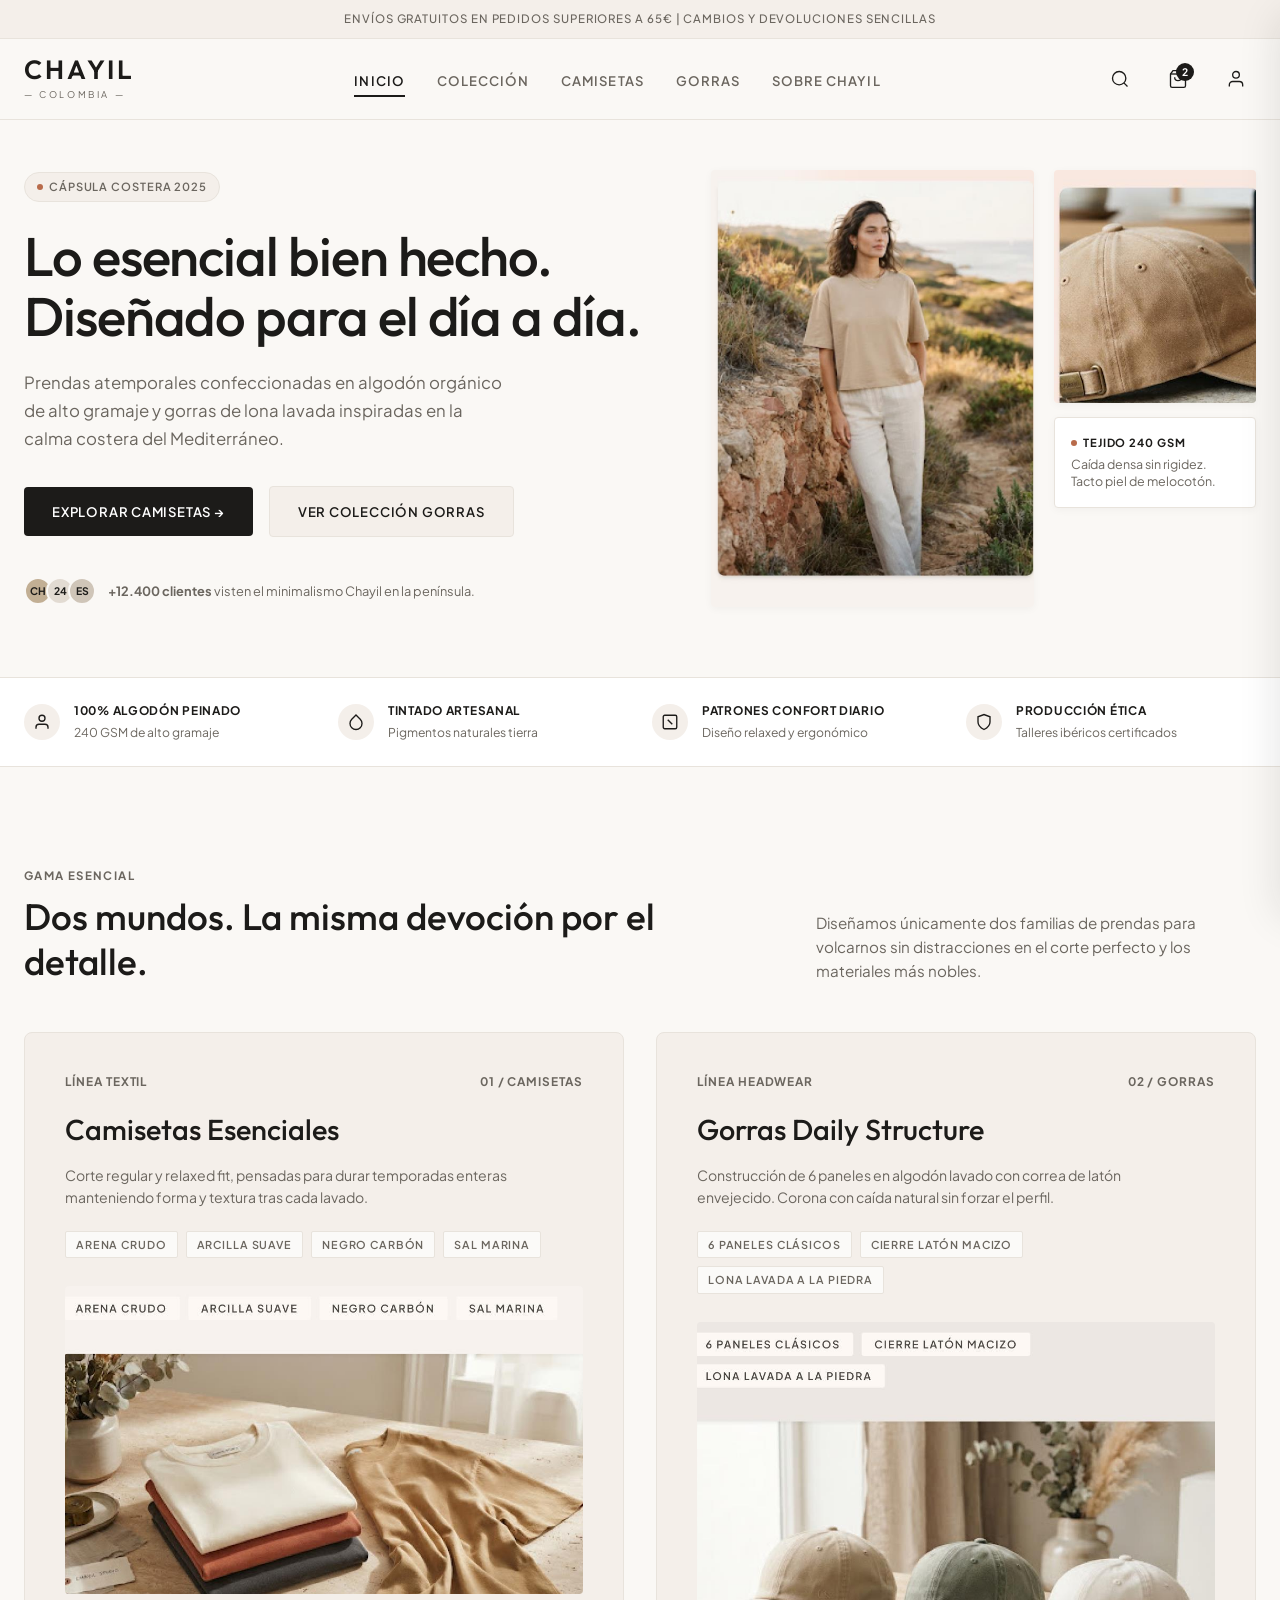
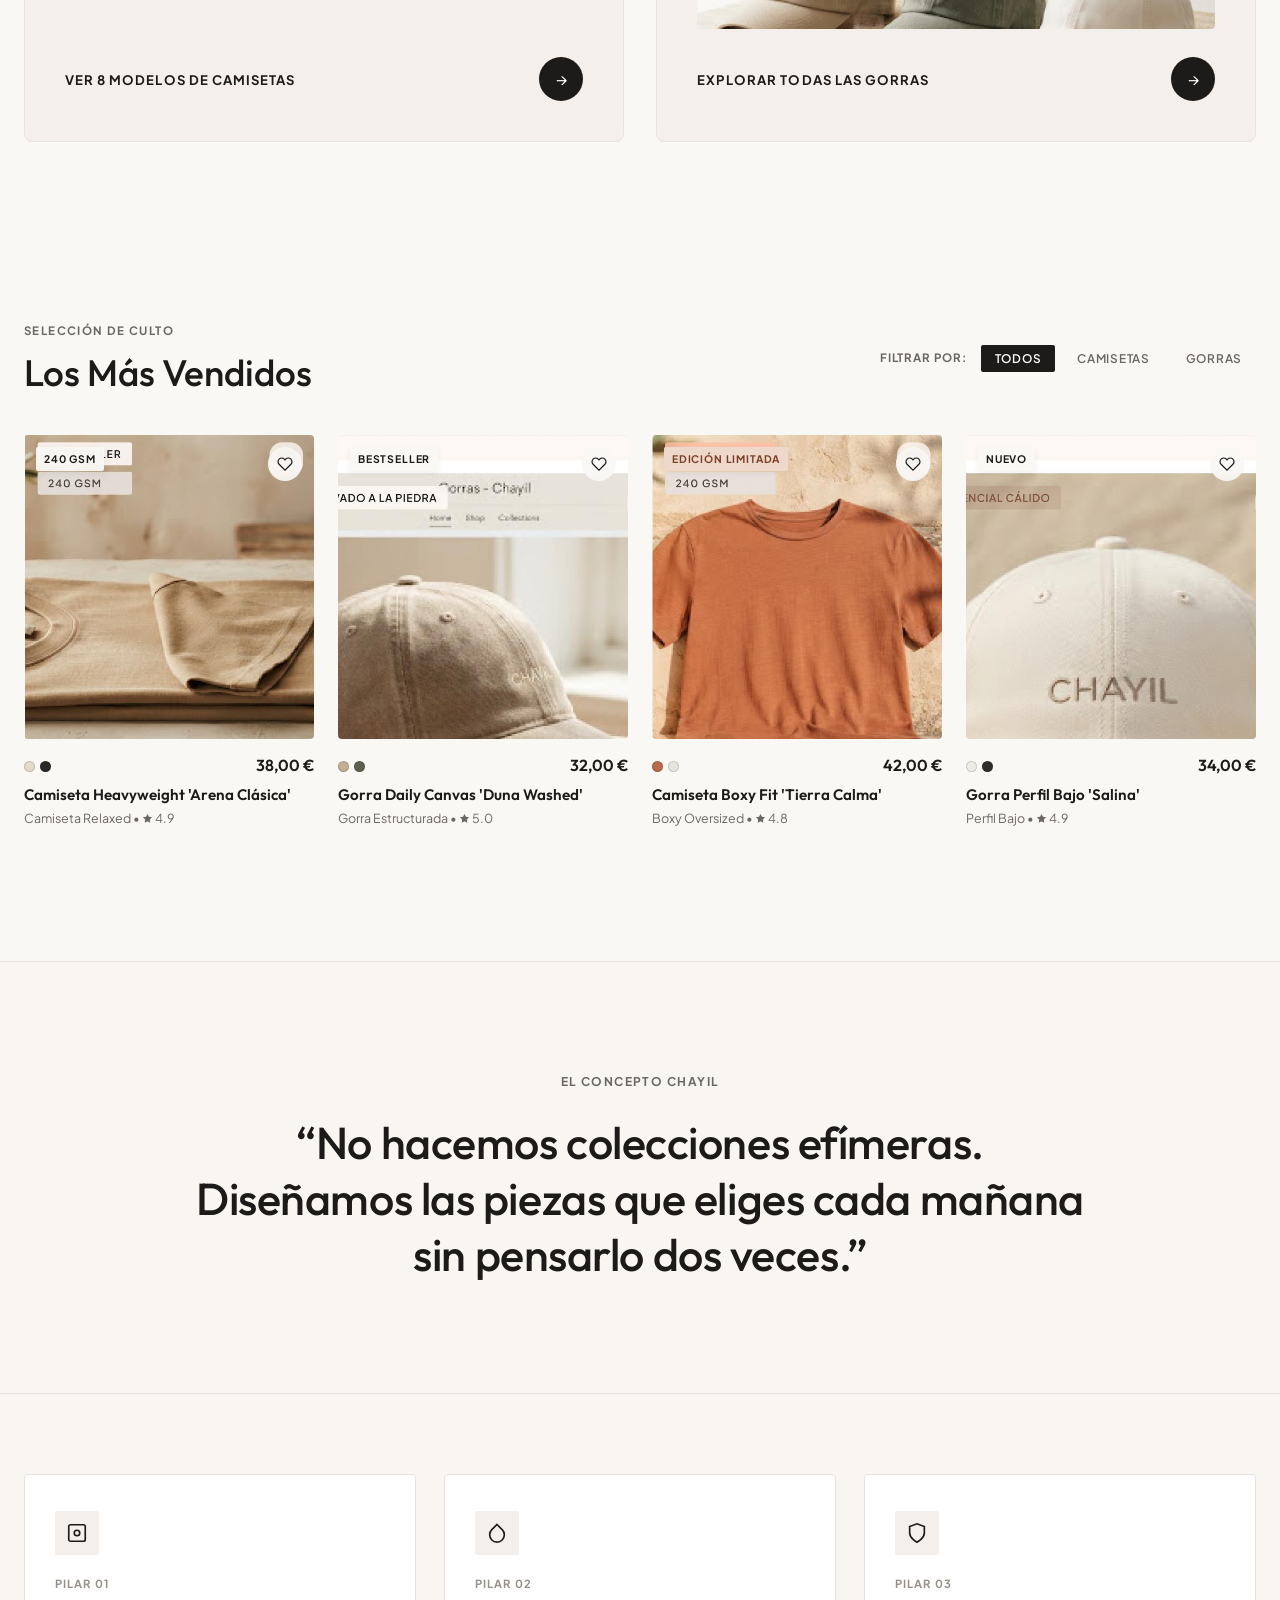
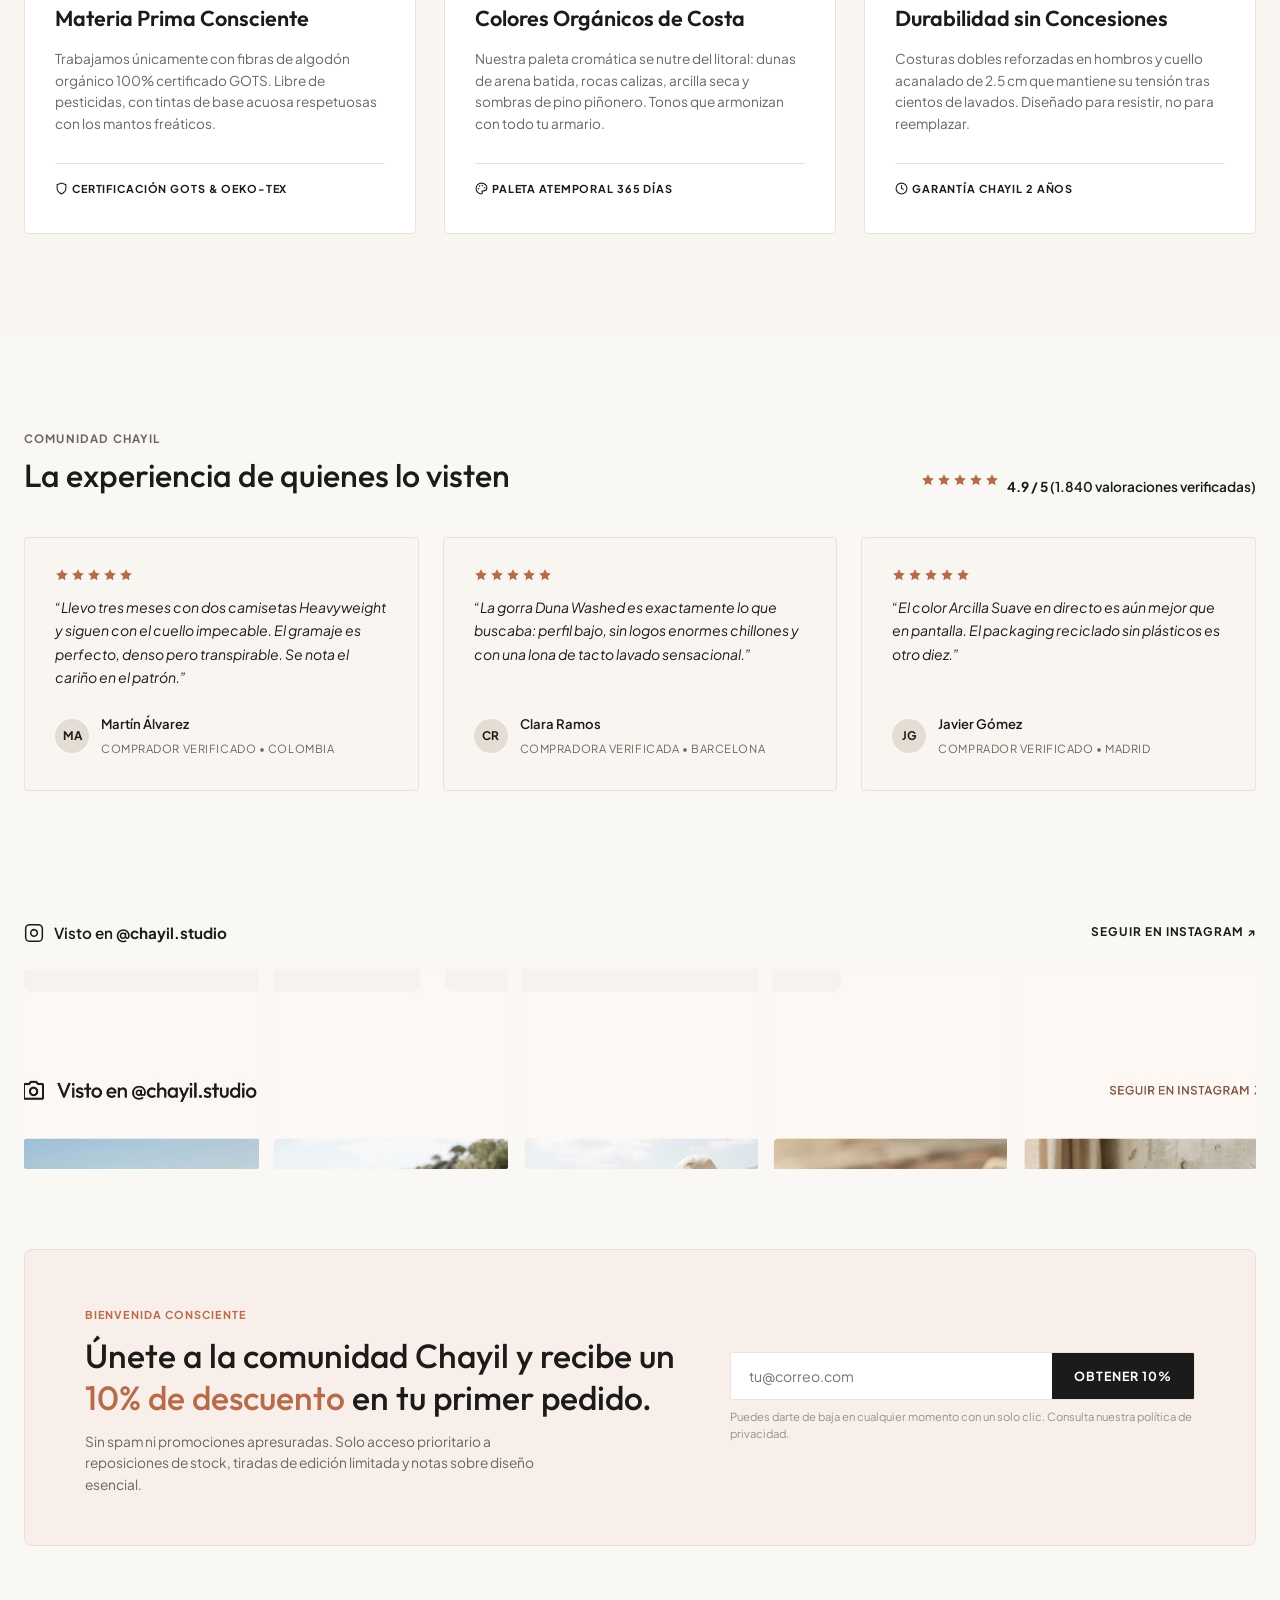
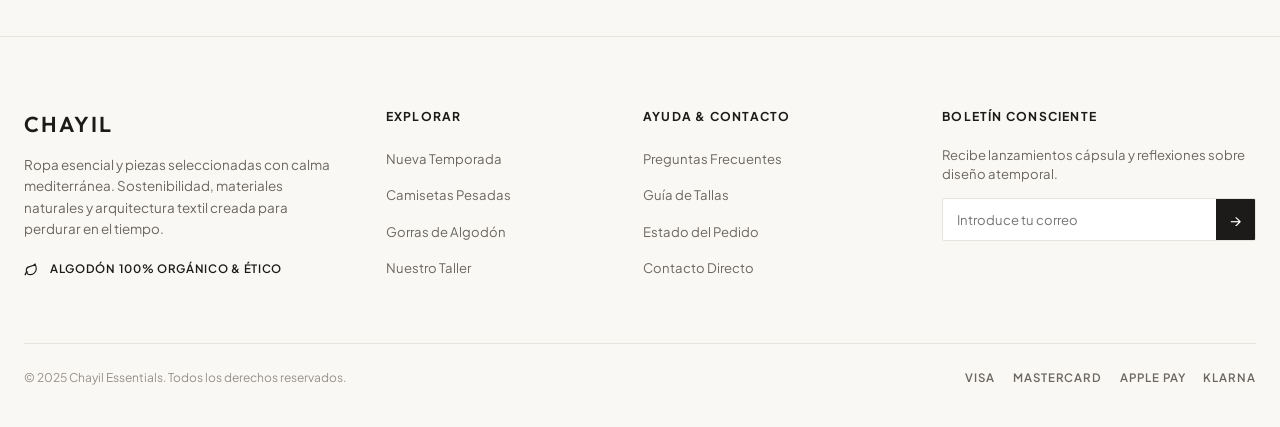
<file: index.html>
<!DOCTYPE html>
<html lang="es">
<head>
  <meta charset="UTF-8">
  <meta name="viewport" content="width=device-width, initial-scale=1.0">
  <title>Chayil Studio — Ropa Esencial & Gorras Mediterráneas</title>
  <meta name="description" content="Prendas atemporales confeccionadas en algodón orgánico de alto gramaje y gorras de lona lavada inspiradas en la calma costera del Mediterráneo.">
  <link rel="stylesheet" href="css/main.css">
  <link rel="stylesheet" href="css/home.css">
</head>
<body data-page="home">

  <!-- Barra Superior de Envíos -->
  <div class="top-announcement-bar">
    ENVÍOS GRATUITOS EN PEDIDOS SUPERIORES A 65€ | CAMBIOS Y DEVOLUCIONES SENCILLAS
  </div>

  <!-- Cabecera Principal -->
  <header class="site-header">
    <div class="container header-inner">
      <button type="button" id="mobileMenuToggle" class="menu-toggle-btn" aria-label="Abrir menú de navegación">
        <span></span>
        <span></span>
        <span></span>
      </button>

      <a href="index.html" class="site-logo">
        <span class="logo-brand">CHAYIL</span>
        <span class="logo-tagline">— COLOMBIA —</span>
      </a>

      <nav class="main-nav" aria-label="Navegación principal">
        <ul class="nav-links">
          <li><a href="index.html" class="nav-link active">INICIO</a></li>
          <li><a href="coleccion.html" class="nav-link">COLECCIÓN</a></li>
          <li><a href="camisetas.html" class="nav-link">CAMISETAS</a></li>
          <li><a href="gorras.html" class="nav-link">GORRAS</a></li>
          <li><a href="sobre-chayil.html" class="nav-link">SOBRE CHAYIL</a></li>
        </ul>
      </nav>

      <div class="header-actions">
        <button type="button" class="header-action-btn header-search-btn" aria-label="Buscar prendas">
          <svg viewBox="0 0 24 24" fill="none"><circle cx="11" cy="11" r="8"></circle><line x1="21" y1="21" x2="16.65" y2="16.65"></line></svg>
        </button>
        <a href="bolsa.html" class="header-action-btn open-cart-drawer" aria-label="Ver bolsa de compra">
          <svg viewBox="0 0 24 24" fill="none"><path d="M6 2L3 6v14a2 2 0 0 0 2 2h14a2 2 0 0 0 2-2V6l-3-4z"></path><line x1="3" y1="6" x2="21" y2="6"></line><path d="M16 10a4 4 0 0 1-8 0"></path></svg>
          <span class="cart-badge-count header-cart-badge">2</span>
        </a>
        <a href="sobre-chayil.html" class="header-action-btn" aria-label="Mi cuenta / Showroom">
          <svg viewBox="0 0 24 24" fill="none"><path d="M20 21v-2a4 4 0 0 0-4-4H8a4 4 0 0 0-4 4v2"></path><circle cx="12" cy="7" r="4"></circle></svg>
        </a>
      </div>
    </div>
  </header>

  <!-- Mobile Drawer Menu -->
  <aside id="mobileNavDrawer" class="mobile-nav-drawer" aria-label="Menú móvil">
    <div style="display: flex; justify-content: space-between; align-items: center;">
      <span class="logo-brand" style="font-size: 1.3rem;">CHAYIL</span>
      <button type="button" class="mobile-menu-close" style="font-size: 1.6rem;">&times;</button>
    </div>
    <ul class="mobile-links">
      <li><a href="index.html" class="nav-link active">Inicio</a></li>
      <li><a href="coleccion.html" class="nav-link">Colección Completa</a></li>
      <li><a href="camisetas.html" class="nav-link">Camisetas Esenciales</a></li>
      <li><a href="gorras.html" class="nav-link">Gorras Daily Structure</a></li>
      <li><a href="bolsa.html" class="nav-link">Bolsa de Compra</a></li>
      <li><a href="sobre-chayil.html" class="nav-link">Sobre Chayil & Historia</a></li>
    </ul>
    <div style="margin-top: auto; padding-top: 20px; border-top: 1px solid var(--border-light); font-size: 0.78rem; color: var(--text-muted);">
      <p>Carrer del Mar, 14, Colombia</p>
      <p style="margin-top: 4px;">Algodón 100% Orgánico & Ético</p>
    </div>
  </aside>

  <main>
    <!-- Hero Section -->
    <section class="hero-section">
      <div class="container hero-grid">
        <div class="hero-content">
          <div class="pill-tag hero-pill-tag">
            <span class="pill-dot"></span>
            <span>Cápsula Costera 2025</span>
          </div>
          <h1 class="hero-title">Lo esencial bien hecho. Diseñado para el día a día.</h1>
          <p class="hero-description">
            Prendas atemporales confeccionadas en algodón orgánico de alto gramaje y gorras de lona lavada inspiradas en la calma costera del Mediterráneo.
          </p>
          <div class="hero-ctas">
            <a href="camisetas.html" class="btn-primary">EXPLORAR CAMISETAS →</a>
            <a href="gorras.html" class="btn-secondary">VER COLECCIÓN GORRAS</a>
          </div>
          <div class="hero-social-proof">
            <div class="social-avatars-cluster">
              <span class="avatar-badge">CH</span>
              <span class="avatar-badge">24</span>
              <span class="avatar-badge">ES</span>
            </div>
            <span><strong>+12.400 clientes</strong> visten el minimalismo Chayil en la península.</span>
          </div>
        </div>

        <div class="hero-media-wrapper">
          <div class="hero-main-photo">
            <img src="assets/images/hero_model.jpg" alt="Modelo vistiendo camiseta y pantalón de lino Chayil">
          </div>
          <div class="hero-side-card">
            <div class="hero-cap-photo">
              <img src="assets/images/hero_cap.jpg" alt="Detalle de gorra washed Chayil">
            </div>
            <div class="hero-fabric-badge">
              <span class="fabric-badge-label">
                <span class="pill-dot"></span> TEJIDO 240 GSM
              </span>
              <p class="fabric-badge-text">Caída densa sin rigidez. Tacto piel de melocotón.</p>
            </div>
          </div>
        </div>
      </div>
    </section>

    <!-- Franja de Valor (Quality Strip) -->
    <section class="quality-strip-section">
      <div class="container quality-strip-grid">
        <div class="quality-item">
          <div class="quality-icon">
            <svg viewBox="0 0 24 24" fill="none"><path d="M20 21v-2a4 4 0 0 0-4-4H8a4 4 0 0 0-4 4v2"></path><circle cx="12" cy="7" r="4"></circle></svg>
          </div>
          <div class="quality-text">
            <h6>100% Algodón Peinado</h6>
            <p>240 GSM de alto gramaje</p>
          </div>
        </div>
        <div class="quality-item">
          <div class="quality-icon">
            <svg viewBox="0 0 24 24" fill="none"><path d="M12 2.69l5.66 5.66a8 8 0 1 1-11.31 0z"></path></svg>
          </div>
          <div class="quality-text">
            <h6>Tintado Artesanal</h6>
            <p>Pigmentos naturales tierra</p>
          </div>
        </div>
        <div class="quality-item">
          <div class="quality-icon">
            <svg viewBox="0 0 24 24" fill="none"><rect x="3" y="3" width="18" height="18" rx="2" ry="2"></rect><line x1="9" y1="9" x2="15" y2="15"></line></svg>
          </div>
          <div class="quality-text">
            <h6>Patrones Confort Diario</h6>
            <p>Diseño relaxed y ergonómico</p>
          </div>
        </div>
        <div class="quality-item">
          <div class="quality-icon">
            <svg viewBox="0 0 24 24" fill="none"><path d="M12 22s8-4 8-10V5l-8-3-8 3v7c0 6 8 10 8 10z"></path></svg>
          </div>
          <div class="quality-text">
            <h6>Producción Ética</h6>
            <p>Talleres ibéricos certificados</p>
          </div>
        </div>
      </div>
    </section>

    <!-- Dos Mundos (Gama Esencial) -->
    <section class="two-worlds-section">
      <div class="container">
        <div class="section-header-split">
          <div>
            <span class="section-subhead">GAMA ESENCIAL</span>
            <h2 class="section-title-large">Dos mundos. La misma devoción por el detalle.</h2>
          </div>
          <p class="section-caption-right">
            Diseñamos únicamente dos familias de prendas para volcarnos sin distracciones en el corte perfecto y los materiales más nobles.
          </p>
        </div>

        <div class="two-worlds-grid">
          <!-- Card 1: Camisetas -->
          <article class="category-feature-card">
            <div class="cat-card-header">
              <span>LÍNEA TEXTIL</span>
              <span>01 / Camisetas</span>
            </div>
            <h3 class="cat-card-title">Camisetas Esenciales</h3>
            <p class="cat-card-desc">
              Corte regular y relaxed fit, pensadas para durar temporadas enteras manteniendo forma y textura tras cada lavado.
            </p>
            <div class="cat-tags-row">
              <span class="cat-tag">ARENA CRUDO</span>
              <span class="cat-tag">ARCILLA SUAVE</span>
              <span class="cat-tag">NEGRO CARBÓN</span>
              <span class="cat-tag">SAL MARINA</span>
            </div>
            <div class="cat-card-photo">
              <img src="assets/images/cat_camisetas.jpg" alt="Pila de camisetas dobladas Chayil">
            </div>
            <div class="cat-card-footer">
              <span>Ver 8 Modelos de Camisetas</span>
              <a href="camisetas.html" class="circle-arrow-btn" aria-label="Ir a camisetas">→</a>
            </div>
          </article>

          <!-- Card 2: Gorras -->
          <article class="category-feature-card">
            <div class="cat-card-header">
              <span>LÍNEA HEADWEAR</span>
              <span>02 / Gorras</span>
            </div>
            <h3 class="cat-card-title">Gorras Daily Structure</h3>
            <p class="cat-card-desc">
              Construcción de 6 paneles en algodón lavado con correa de latón envejecido. Corona con caída natural sin forzar el perfil.
            </p>
            <div class="cat-tags-row">
              <span class="cat-tag">6 PANELES CLÁSICOS</span>
              <span class="cat-tag">CIERRE LATÓN MACIZO</span>
              <span class="cat-tag">LONA LAVADA A LA PIEDRA</span>
            </div>
            <div class="cat-card-photo">
              <img src="assets/images/cat_gorras.jpg" alt="Gorras de lona sobre mesa rústica">
            </div>
            <div class="cat-card-footer">
              <span>Explorar Todas las Gorras</span>
              <a href="gorras.html" class="circle-arrow-btn" aria-label="Ir a gorras">→</a>
            </div>
          </article>
        </div>
      </div>
    </section>

    <!-- Los Más Vendidos -->
    <section class="bestsellers-section">
      <div class="container">
        <div class="bestsellers-header">
          <div>
            <span class="section-subhead">SELECCIÓN DE CULTO</span>
            <h2 class="section-title-large">Los Más Vendidos</h2>
          </div>
          <div class="bestsellers-filters">
            <span class="filter-label-prefix">FILTRAR POR:</span>
            <button type="button" class="filter-pill-btn active" data-home-filter="all">TODOS</button>
            <button type="button" class="filter-pill-btn" data-home-filter="camisetas">CAMISETAS</button>
            <button type="button" class="filter-pill-btn" data-home-filter="gorras">GORRAS</button>
          </div>
        </div>

        <div class="products-grid-4" id="homeBestsellersGrid">
          <!-- Producto 1 -->
          <article class="product-card" data-category="camisetas">
            <div class="product-img-wrapper">
              <div class="card-badges">
                <span class="card-badge">240 GSM</span>
              </div>
              <button type="button" class="card-wishlist-btn" aria-label="Guardar en favoritos">
                <svg viewBox="0 0 24 24" fill="none" stroke="currentColor"><path d="M20.84 4.61a5.5 5.5 0 0 0-7.78 0L12 5.67l-1.06-1.06a5.5 5.5 0 0 0-7.78 7.78l1.06 1.06L12 21.23l7.78-7.78 1.06-1.06a5.5 5.5 0 0 0 0-7.78z"></path></svg>
              </button>
              <a href="producto.html?id=cam-heavyweight-arena">
                <img src="assets/images/prod_tee_arena.jpg" alt="Camiseta Heavyweight Arena Clásica">
              </a>
            </div>
            <div class="product-card-meta">
              <div class="product-swatches">
                <span class="swatch-dot" style="background-color: #E3DAC9;"></span>
                <span class="swatch-dot" style="background-color: #2A2826;"></span>
              </div>
              <span class="product-price-tag">38,00 €</span>
            </div>
            <h4 class="product-card-title">
              <a href="producto.html?id=cam-heavyweight-arena">Camiseta Heavyweight 'Arena Clásica'</a>
            </h4>
            <p class="product-card-spec">Camiseta Relaxed • <svg width="11" height="11" viewBox="0 0 24 24" fill="currentColor" stroke="none" style="vertical-align: -1px; margin-right: 2px;"><polygon points="12 2 15.09 8.26 22 9.27 17 14.14 18.18 21.02 12 17.77 5.82 21.02 7 14.14 2 9.27 8.91 8.26 12 2"></polygon></svg>4.9</p>
            <div class="card-quick-add">
              <button type="button" class="btn-outline btn-block" data-add-to-cart="cam-heavyweight-arena" data-size="M">+ Añadir a la Bolsa</button>
            </div>
          </article>

          <!-- Producto 2 -->
          <article class="product-card" data-category="gorras">
            <div class="product-img-wrapper">
              <div class="card-badges">
                <span class="card-badge">BESTSELLER</span>
              </div>
              <button type="button" class="card-wishlist-btn" aria-label="Guardar en favoritos">
                <svg viewBox="0 0 24 24" fill="none" stroke="currentColor"><path d="M20.84 4.61a5.5 5.5 0 0 0-7.78 0L12 5.67l-1.06-1.06a5.5 5.5 0 0 0-7.78 7.78l1.06 1.06L12 21.23l7.78-7.78 1.06-1.06a5.5 5.5 0 0 0 0-7.78z"></path></svg>
              </button>
              <a href="producto.html?id=gorra-duna-washed">
                <img src="assets/images/prod_cap_duna.jpg" alt="Gorra Daily Canvas Duna Washed">
              </a>
            </div>
            <div class="product-card-meta">
              <div class="product-swatches">
                <span class="swatch-dot" style="background-color: #C2AF94;"></span>
                <span class="swatch-dot" style="background-color: #5C614E;"></span>
              </div>
              <span class="product-price-tag">32,00 €</span>
            </div>
            <h4 class="product-card-title">
              <a href="producto.html?id=gorra-duna-washed">Gorra Daily Canvas 'Duna Washed'</a>
            </h4>
            <p class="product-card-spec">Gorra Estructurada • <svg width="11" height="11" viewBox="0 0 24 24" fill="currentColor" stroke="none" style="vertical-align: -1px; margin-right: 2px;"><polygon points="12 2 15.09 8.26 22 9.27 17 14.14 18.18 21.02 12 17.77 5.82 21.02 7 14.14 2 9.27 8.91 8.26 12 2"></polygon></svg>5.0</p>
            <div class="card-quick-add">
              <button type="button" class="btn-outline btn-block" data-add-to-cart="gorra-duna-washed" data-size="Única">+ Añadir a la Bolsa</button>
            </div>
          </article>

          <!-- Producto 3 -->
          <article class="product-card" data-category="camisetas">
            <div class="product-img-wrapper">
              <div class="card-badges">
                <span class="card-badge highlight">EDICIÓN LIMITADA</span>
              </div>
              <button type="button" class="card-wishlist-btn" aria-label="Guardar en favoritos">
                <svg viewBox="0 0 24 24" fill="none" stroke="currentColor"><path d="M20.84 4.61a5.5 5.5 0 0 0-7.78 0L12 5.67l-1.06-1.06a5.5 5.5 0 0 0-7.78 7.78l1.06 1.06L12 21.23l7.78-7.78 1.06-1.06a5.5 5.5 0 0 0 0-7.78z"></path></svg>
              </button>
              <a href="producto.html?id=cam-boxy-arcilla">
                <img src="assets/images/prod_tee_arcilla.jpg" alt="Camiseta Boxy Fit Tierra Calma">
              </a>
            </div>
            <div class="product-card-meta">
              <div class="product-swatches">
                <span class="swatch-dot" style="background-color: #B86B4B;"></span>
                <span class="swatch-dot" style="background-color: #E8E5DD;"></span>
              </div>
              <span class="product-price-tag">42,00 €</span>
            </div>
            <h4 class="product-card-title">
              <a href="producto.html?id=cam-boxy-arcilla">Camiseta Boxy Fit 'Tierra Calma'</a>
            </h4>
            <p class="product-card-spec">Boxy Oversized • <svg width="11" height="11" viewBox="0 0 24 24" fill="currentColor" stroke="none" style="vertical-align: -1px; margin-right: 2px;"><polygon points="12 2 15.09 8.26 22 9.27 17 14.14 18.18 21.02 12 17.77 5.82 21.02 7 14.14 2 9.27 8.91 8.26 12 2"></polygon></svg>4.8</p>
            <div class="card-quick-add">
              <button type="button" class="btn-outline btn-block" data-add-to-cart="cam-boxy-arcilla" data-size="M">+ Añadir a la Bolsa</button>
            </div>
          </article>

          <!-- Producto 4 -->
          <article class="product-card" data-category="gorras">
            <div class="product-img-wrapper">
              <div class="card-badges">
                <span class="card-badge">NUEVO</span>
              </div>
              <button type="button" class="card-wishlist-btn" aria-label="Guardar en favoritos">
                <svg viewBox="0 0 24 24" fill="none" stroke="currentColor"><path d="M20.84 4.61a5.5 5.5 0 0 0-7.78 0L12 5.67l-1.06-1.06a5.5 5.5 0 0 0-7.78 7.78l1.06 1.06L12 21.23l7.78-7.78 1.06-1.06a5.5 5.5 0 0 0 0-7.78z"></path></svg>
              </button>
              <a href="producto.html?id=gorra-sal-marina">
                <img src="assets/images/prod_cap_salina.jpg" alt="Gorra Perfil Bajo Salina">
              </a>
            </div>
            <div class="product-card-meta">
              <div class="product-swatches">
                <span class="swatch-dot" style="background-color: #EFECE6;"></span>
                <span class="swatch-dot" style="background-color: #2E2D2B;"></span>
              </div>
              <span class="product-price-tag">34,00 €</span>
            </div>
            <h4 class="product-card-title">
              <a href="producto.html?id=gorra-sal-marina">Gorra Perfil Bajo 'Salina'</a>
            </h4>
            <p class="product-card-spec">Perfil Bajo • <svg width="11" height="11" viewBox="0 0 24 24" fill="currentColor" stroke="none" style="vertical-align: -1px; margin-right: 2px;"><polygon points="12 2 15.09 8.26 22 9.27 17 14.14 18.18 21.02 12 17.77 5.82 21.02 7 14.14 2 9.27 8.91 8.26 12 2"></polygon></svg>4.9</p>
            <div class="card-quick-add">
              <button type="button" class="btn-outline btn-block" data-add-to-cart="gorra-sal-marina" data-size="Única">+ Añadir a la Bolsa</button>
            </div>
          </article>
        </div>
      </div>
    </section>

    <!-- Manifiesto de Marca -->
    <section class="brand-quote-section">
      <div class="container">
        <span class="quote-label">EL CONCEPTO CHAYIL</span>
        <blockquote class="quote-text">
          “No hacemos colecciones efímeras. Diseñamos las piezas que eliges cada mañana sin pensarlo dos veces.”
        </blockquote>
      </div>
    </section>

    <!-- Tres Pilares -->
    <section class="pillars-section">
      <div class="container pillars-grid">
        <div class="pillar-card">
          <div class="pillar-icon-box">
            <svg width="22" height="22" viewBox="0 0 24 24" fill="none" stroke="currentColor" stroke-width="1.8"><rect x="3" y="3" width="18" height="18" rx="2"></rect><circle cx="12" cy="12" r="3"></circle></svg>
          </div>
          <span class="pillar-label">PILAR 01</span>
          <h3 class="pillar-title">Materia Prima Consciente</h3>
          <p class="pillar-desc">
            Trabajamos únicamente con fibras de algodón orgánico 100% certificado GOTS. Libre de pesticidas, con tintas de base acuosa respetuosas con los mantos freáticos.
          </p>
          <div class="pillar-badge-bottom">
            <span><svg width="13" height="13" viewBox="0 0 24 24" fill="none" stroke="currentColor" stroke-width="2" style="vertical-align: -2px; margin-right: 4px;"><path d="M12 22s8-4 8-10V5l-8-3-8 3v7c0 6 8 10 8 10z"></path></svg>CERTIFICACIÓN GOTS & OEKO-TEX</span>
          </div>
        </div>

        <div class="pillar-card">
          <div class="pillar-icon-box">
            <svg width="22" height="22" viewBox="0 0 24 24" fill="none" stroke="currentColor" stroke-width="1.8"><path d="M12 2.69l5.66 5.66a8 8 0 1 1-11.31 0z"></path></svg>
          </div>
          <span class="pillar-label">PILAR 02</span>
          <h3 class="pillar-title">Colores Orgánicos de Costa</h3>
          <p class="pillar-desc">
            Nuestra paleta cromática se nutre del litoral: dunas de arena batida, rocas calizas, arcilla seca y sombras de pino piñonero. Tonos que armonizan con todo tu armario.
          </p>
          <div class="pillar-badge-bottom">
            <span><svg width="13" height="13" viewBox="0 0 24 24" fill="none" stroke="currentColor" stroke-width="2" style="vertical-align: -2px; margin-right: 4px;"><circle cx="13.5" cy="6.5" r=".5" fill="currentColor"></circle><circle cx="17.5" cy="10.5" r=".5" fill="currentColor"></circle><circle cx="8.5" cy="7.5" r=".5" fill="currentColor"></circle><circle cx="6.5" cy="12.5" r=".5" fill="currentColor"></circle><path d="M12 2C6.5 2 2 6.5 2 12s4.5 10 10 10c.926 0 1.648-.746 1.648-1.688 0-.437-.18-.835-.437-1.125-.29-.289-.438-.652-.438-1.125a1.64 1.64 0 0 1 1.668-1.668h1.996c3.051 0 5.555-2.503 5.555-5.554C21.965 6.012 17.461 2 12 2z"></path></svg>PALETA ATEMPORAL 365 DÍAS</span>
          </div>
        </div>

        <div class="pillar-card">
          <div class="pillar-icon-box">
            <svg width="22" height="22" viewBox="0 0 24 24" fill="none" stroke="currentColor" stroke-width="1.8"><path d="M12 22s8-4 8-10V5l-8-3-8 3v7c0 6 8 10 8 10z"></path></svg>
          </div>
          <span class="pillar-label">PILAR 03</span>
          <h3 class="pillar-title">Durabilidad sin Concesiones</h3>
          <p class="pillar-desc">
            Costuras dobles reforzadas en hombros y cuello acanalado de 2.5 cm que mantiene su tensión tras cientos de lavados. Diseñado para resistir, no para reemplazar.
          </p>
          <div class="pillar-badge-bottom">
            <span><svg width="13" height="13" viewBox="0 0 24 24" fill="none" stroke="currentColor" stroke-width="2" style="vertical-align: -2px; margin-right: 4px;"><circle cx="12" cy="12" r="10"></circle><polyline points="12 6 12 12 16 14"></polyline></svg>GARANTÍA CHAYIL 2 AÑOS</span>
          </div>
        </div>
      </div>
    </section>

    <!-- Experiencia de quienes lo visten (Reviews) -->
    <section class="reviews-section">
      <div class="container">
        <div class="reviews-header">
          <div>
            <span class="reviews-subhead">COMUNIDAD CHAYIL</span>
            <h2 class="reviews-title">La experiencia de quienes lo visten</h2>
          </div>
          <div class="reviews-aggregate">
            <span class="review-stars"><svg width="14" height="14" viewBox="0 0 24 24" fill="currentColor" stroke="none"><polygon points="12 2 15.09 8.26 22 9.27 17 14.14 18.18 21.02 12 17.77 5.82 21.02 7 14.14 2 9.27 8.91 8.26 12 2"></polygon></svg><svg width="14" height="14" viewBox="0 0 24 24" fill="currentColor" stroke="none"><polygon points="12 2 15.09 8.26 22 9.27 17 14.14 18.18 21.02 12 17.77 5.82 21.02 7 14.14 2 9.27 8.91 8.26 12 2"></polygon></svg><svg width="14" height="14" viewBox="0 0 24 24" fill="currentColor" stroke="none"><polygon points="12 2 15.09 8.26 22 9.27 17 14.14 18.18 21.02 12 17.77 5.82 21.02 7 14.14 2 9.27 8.91 8.26 12 2"></polygon></svg><svg width="14" height="14" viewBox="0 0 24 24" fill="currentColor" stroke="none"><polygon points="12 2 15.09 8.26 22 9.27 17 14.14 18.18 21.02 12 17.77 5.82 21.02 7 14.14 2 9.27 8.91 8.26 12 2"></polygon></svg><svg width="14" height="14" viewBox="0 0 24 24" fill="currentColor" stroke="none"><polygon points="12 2 15.09 8.26 22 9.27 17 14.14 18.18 21.02 12 17.77 5.82 21.02 7 14.14 2 9.27 8.91 8.26 12 2"></polygon></svg></span>
            <span><strong>4.9 / 5</strong> (1.840 valoraciones verificadas)</span>
          </div>
        </div>

        <div class="reviews-grid-3">
          <article class="review-card">
            <div class="review-stars"><svg width="14" height="14" viewBox="0 0 24 24" fill="currentColor" stroke="none"><polygon points="12 2 15.09 8.26 22 9.27 17 14.14 18.18 21.02 12 17.77 5.82 21.02 7 14.14 2 9.27 8.91 8.26 12 2"></polygon></svg><svg width="14" height="14" viewBox="0 0 24 24" fill="currentColor" stroke="none"><polygon points="12 2 15.09 8.26 22 9.27 17 14.14 18.18 21.02 12 17.77 5.82 21.02 7 14.14 2 9.27 8.91 8.26 12 2"></polygon></svg><svg width="14" height="14" viewBox="0 0 24 24" fill="currentColor" stroke="none"><polygon points="12 2 15.09 8.26 22 9.27 17 14.14 18.18 21.02 12 17.77 5.82 21.02 7 14.14 2 9.27 8.91 8.26 12 2"></polygon></svg><svg width="14" height="14" viewBox="0 0 24 24" fill="currentColor" stroke="none"><polygon points="12 2 15.09 8.26 22 9.27 17 14.14 18.18 21.02 12 17.77 5.82 21.02 7 14.14 2 9.27 8.91 8.26 12 2"></polygon></svg><svg width="14" height="14" viewBox="0 0 24 24" fill="currentColor" stroke="none"><polygon points="12 2 15.09 8.26 22 9.27 17 14.14 18.18 21.02 12 17.77 5.82 21.02 7 14.14 2 9.27 8.91 8.26 12 2"></polygon></svg></div>
            <p class="review-body">
              “Llevo tres meses con dos camisetas Heavyweight y siguen con el cuello impecable. El gramaje es perfecto, denso pero transpirable. Se nota el cariño en el patrón.”
            </p>
            <div class="review-author">
              <div class="author-initials">MA</div>
              <div class="author-meta">
                <strong>Martín Álvarez</strong>
                <span>Comprador verificado • COLOMBIA</span>
              </div>
            </div>
          </article>

          <article class="review-card">
            <div class="review-stars"><svg width="14" height="14" viewBox="0 0 24 24" fill="currentColor" stroke="none"><polygon points="12 2 15.09 8.26 22 9.27 17 14.14 18.18 21.02 12 17.77 5.82 21.02 7 14.14 2 9.27 8.91 8.26 12 2"></polygon></svg><svg width="14" height="14" viewBox="0 0 24 24" fill="currentColor" stroke="none"><polygon points="12 2 15.09 8.26 22 9.27 17 14.14 18.18 21.02 12 17.77 5.82 21.02 7 14.14 2 9.27 8.91 8.26 12 2"></polygon></svg><svg width="14" height="14" viewBox="0 0 24 24" fill="currentColor" stroke="none"><polygon points="12 2 15.09 8.26 22 9.27 17 14.14 18.18 21.02 12 17.77 5.82 21.02 7 14.14 2 9.27 8.91 8.26 12 2"></polygon></svg><svg width="14" height="14" viewBox="0 0 24 24" fill="currentColor" stroke="none"><polygon points="12 2 15.09 8.26 22 9.27 17 14.14 18.18 21.02 12 17.77 5.82 21.02 7 14.14 2 9.27 8.91 8.26 12 2"></polygon></svg><svg width="14" height="14" viewBox="0 0 24 24" fill="currentColor" stroke="none"><polygon points="12 2 15.09 8.26 22 9.27 17 14.14 18.18 21.02 12 17.77 5.82 21.02 7 14.14 2 9.27 8.91 8.26 12 2"></polygon></svg></div>
            <p class="review-body">
              “La gorra Duna Washed es exactamente lo que buscaba: perfil bajo, sin logos enormes chillones y con una lona de tacto lavado sensacional.”
            </p>
            <div class="review-author">
              <div class="author-initials">CR</div>
              <div class="author-meta">
                <strong>Clara Ramos</strong>
                <span>Compradora verificada • Barcelona</span>
              </div>
            </div>
          </article>

          <article class="review-card">
            <div class="review-stars"><svg width="14" height="14" viewBox="0 0 24 24" fill="currentColor" stroke="none"><polygon points="12 2 15.09 8.26 22 9.27 17 14.14 18.18 21.02 12 17.77 5.82 21.02 7 14.14 2 9.27 8.91 8.26 12 2"></polygon></svg><svg width="14" height="14" viewBox="0 0 24 24" fill="currentColor" stroke="none"><polygon points="12 2 15.09 8.26 22 9.27 17 14.14 18.18 21.02 12 17.77 5.82 21.02 7 14.14 2 9.27 8.91 8.26 12 2"></polygon></svg><svg width="14" height="14" viewBox="0 0 24 24" fill="currentColor" stroke="none"><polygon points="12 2 15.09 8.26 22 9.27 17 14.14 18.18 21.02 12 17.77 5.82 21.02 7 14.14 2 9.27 8.91 8.26 12 2"></polygon></svg><svg width="14" height="14" viewBox="0 0 24 24" fill="currentColor" stroke="none"><polygon points="12 2 15.09 8.26 22 9.27 17 14.14 18.18 21.02 12 17.77 5.82 21.02 7 14.14 2 9.27 8.91 8.26 12 2"></polygon></svg><svg width="14" height="14" viewBox="0 0 24 24" fill="currentColor" stroke="none"><polygon points="12 2 15.09 8.26 22 9.27 17 14.14 18.18 21.02 12 17.77 5.82 21.02 7 14.14 2 9.27 8.91 8.26 12 2"></polygon></svg></div>
            <p class="review-body">
              “El color Arcilla Suave en directo es aún mejor que en pantalla. El packaging reciclado sin plásticos es otro diez.”
            </p>
            <div class="review-author">
              <div class="author-initials">JG</div>
              <div class="author-meta">
                <strong>Javier Gómez</strong>
                <span>Comprador verificado • Madrid</span>
              </div>
            </div>
          </article>
        </div>
      </div>
    </section>

    <!-- Galería Instagram -->
    <section class="instagram-section">
      <div class="container">
        <div class="instagram-header">
          <div class="instagram-title-group">
            <svg width="20" height="20" viewBox="0 0 24 24" fill="none" stroke="currentColor" stroke-width="1.8"><rect x="2" y="2" width="20" height="20" rx="5" ry="5"></rect><path d="M16 11.37A4 4 0 1 1 12.63 8 4 4 0 0 1 16 11.37z"></path><line x1="17.5" y1="6.5" x2="17.51" y2="6.5"></line></svg>
            <span>Visto en <strong>@chayil.studio</strong></span>
          </div>
          <a href="https://instagram.com" target="_blank" class="instagram-link-btn">SEGUIR EN INSTAGRAM ↗</a>
        </div>
        <div class="instagram-grid-5">
          <div class="instagram-tile"><img src="assets/images/insta_1.jpg" alt="Chayil en Instagram 1"></div>
          <div class="instagram-tile"><img src="assets/images/insta_2.jpg" alt="Chayil en Instagram 2"></div>
          <div class="instagram-tile"><img src="assets/images/insta_3.jpg" alt="Chayil en Instagram 3"></div>
          <div class="instagram-tile"><img src="assets/images/insta_4.jpg" alt="Chayil en Instagram 4"></div>
          <div class="instagram-tile"><img src="assets/images/insta_5.jpg" alt="Chayil en Instagram 5"></div>
        </div>
      </div>
    </section>

    <!-- Newsletter Banner -->
    <section class="newsletter-banner-section">
      <div class="container">
        <div class="newsletter-box">
          <div class="newsletter-left">
            <span class="newsletter-pill">BIENVENIDA CONSCIENTE</span>
            <h3 class="newsletter-title">Únete a la comunidad Chayil y recibe un <span>10% de descuento</span> en tu primer pedido.</h3>
            <p class="newsletter-desc">
              Sin spam ni promociones apresuradas. Solo acceso prioritario a reposiciones de stock, tiradas de edición limitada y notas sobre diseño esencial.
            </p>
          </div>
          <form class="newsletter-form-box" id="homeNewsletterForm">
            <div class="newsletter-input-group">
              <input type="email" placeholder="tu@correo.com" required aria-label="Correo electrónico para descuento">
              <button type="submit">OBTENER 10%</button>
            </div>
            <span class="newsletter-privacy">Puedes darte de baja en cualquier momento con un solo clic. Consulta nuestra política de privacidad.</span>
          </form>
        </div>
      </div>
    </section>
  </main>

  <!-- Footer Completo -->
  <footer class="site-footer">
    <div class="container">
      <div class="footer-top-grid">
        <div class="footer-brand">
          <h4>CHAYIL</h4>
          <p>
            Ropa esencial y piezas seleccionadas con calma mediterránea. Sostenibilidad, materiales naturales y arquitectura textil creada para perdurar en el tiempo.
          </p>
          <span class="footer-badge-ethical">
            <svg width="14" height="14" viewBox="0 0 24 24" fill="none" stroke="currentColor" stroke-width="2" style="vertical-align: -2px; margin-right: 4px;"><path d="M11 20A7 7 0 0 1 9.8 6.1C15.5 5 17 4.48 19 2c1 2 2 4.18 2 8 0 5.5-4.78 10-10 10Z"></path><path d="M2 21c0-3 1.85-5.36 5.08-6C9.5 14.52 12 13 12"></path></svg> ALGODÓN 100% ORGÁNICO & ÉTICO
          </span>
        </div>

        <div class="footer-col">
          <h5>EXPLORAR</h5>
          <ul>
            <li><a href="coleccion.html">Nueva Temporada</a></li>
            <li><a href="camisetas.html">Camisetas Pesadas</a></li>
            <li><a href="gorras.html">Gorras de Algodón</a></li>
            <li><a href="sobre-chayil.html">Nuestro Taller</a></li>
          </ul>
        </div>

        <div class="footer-col">
          <h5>AYUDA & CONTACTO</h5>
          <ul>
            <li><a href="sobre-chayil.html#showroom">Preguntas Frecuentes</a></li>
            <li><a href="camisetas.html#guia-tallas">Guía de Tallas</a></li>
            <li><a href="bolsa.html">Estado del Pedido</a></li>
            <li><a href="sobre-chayil.html#contacto">Contacto Directo</a></li>
          </ul>
        </div>

        <div class="footer-col footer-newsletter-box">
          <h5>BOLETÍN CONSCIENTE</h5>
          <p>Recibe lanzamientos cápsula y reflexiones sobre diseño atemporal.</p>
          <form id="footerNewsletterForm" class="footer-input-wrapper">
            <input type="email" placeholder="Introduce tu correo" required aria-label="Correo para newsletter">
            <button type="submit" aria-label="Suscribirse">→</button>
          </form>
        </div>
      </div>

      <div class="footer-bottom-bar">
        <span>© 2025 Chayil Essentials. Todos los derechos reservados.</span>
        <div class="payment-methods-text">
          <span>VISA</span>
          <span>MASTERCARD</span>
          <span>APPLE PAY</span>
          <span>KLARNA</span>
        </div>
      </div>
    </div>
  </footer>

  <!-- Scripts -->
  <script src="js/products-data.js"></script>
  <script src="js/cart.js"></script>
  <script src="js/main.js"></script>
</body>
</html>
</file>
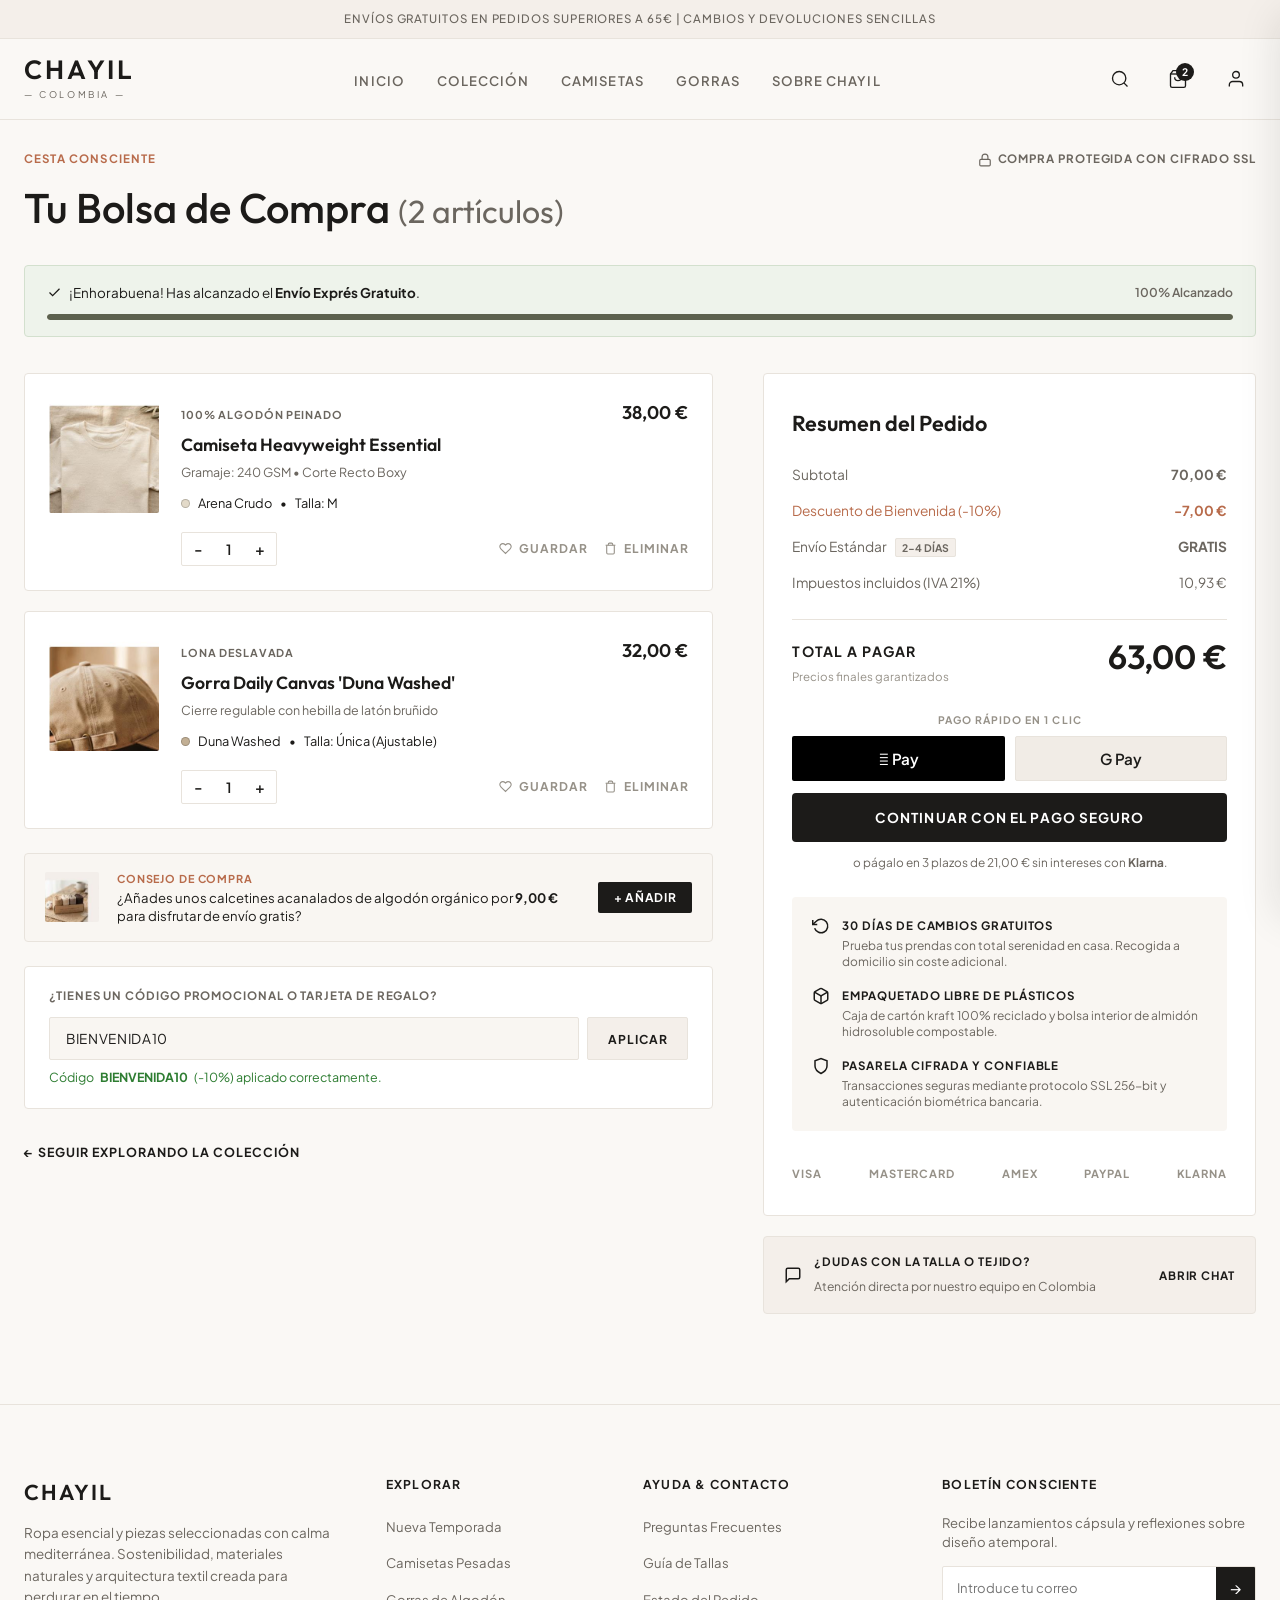
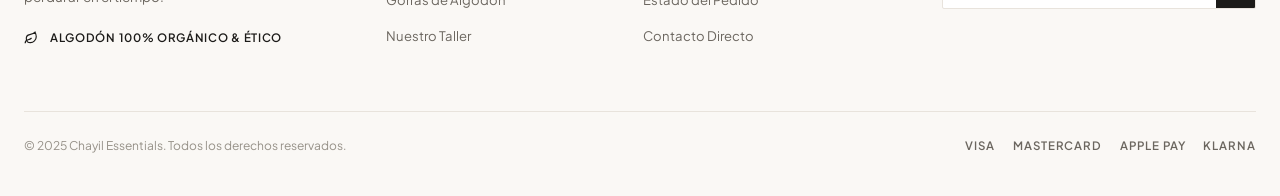
<file: bolsa.html>
<!DOCTYPE html>
<html lang="es">
<head>
  <meta charset="UTF-8">
  <meta name="viewport" content="width=device-width, initial-scale=1.0">
  <title>Tu Bolsa de Compra — Chayil Studio</title>
  <meta name="description" content="Revisa los artículos de tu bolsa de compra en Chayil. Envíos gratuitos a partir de 65€. Empaquetado ecológico sin plásticos.">
  <link rel="stylesheet" href="css/main.css">
  <link rel="stylesheet" href="css/cart.css">
</head>
<body data-page="cart">

  <!-- Barra Superior -->
  <div class="top-announcement-bar">
    ENVÍOS GRATUITOS EN PEDIDOS SUPERIORES A 65€ | CAMBIOS Y DEVOLUCIONES SENCILLAS
  </div>

  <!-- Cabecera -->
  <header class="site-header">
    <div class="container header-inner">
      <button type="button" id="mobileMenuToggle" class="menu-toggle-btn" aria-label="Abrir menú">
        <span></span><span></span><span></span>
      </button>

      <a href="index.html" class="site-logo">
        <span class="logo-brand">CHAYIL</span>
        <span class="logo-tagline">— COLOMBIA —</span>
      </a>

      <nav class="main-nav" aria-label="Navegación principal">
        <ul class="nav-links">
          <li><a href="index.html" class="nav-link">INICIO</a></li>
          <li><a href="coleccion.html" class="nav-link">COLECCIÓN</a></li>
          <li><a href="camisetas.html" class="nav-link">CAMISETAS</a></li>
          <li><a href="gorras.html" class="nav-link">GORRAS</a></li>
          <li><a href="sobre-chayil.html" class="nav-link">SOBRE CHAYIL</a></li>
        </ul>
      </nav>

      <div class="header-actions">
        <button type="button" class="header-action-btn header-search-btn" aria-label="Buscar">
          <svg viewBox="0 0 24 24" fill="none"><circle cx="11" cy="11" r="8"></circle><line x1="21" y1="21" x2="16.65" y2="16.65"></line></svg>
        </button>
        <a href="bolsa.html" class="header-action-btn open-cart-drawer" aria-label="Bolsa">
          <svg viewBox="0 0 24 24" fill="none"><path d="M6 2L3 6v14a2 2 0 0 0 2 2h14a2 2 0 0 0 2-2V6l-3-4z"></path><line x1="3" y1="6" x2="21" y2="6"></line><path d="M16 10a4 4 0 0 1-8 0"></path></svg>
          <span class="cart-badge-count header-cart-badge">2</span>
        </a>
        <a href="sobre-chayil.html" class="header-action-btn" aria-label="Perfil">
          <svg viewBox="0 0 24 24" fill="none"><path d="M20 21v-2a4 4 0 0 0-4-4H8a4 4 0 0 0-4 4v2"></path><circle cx="12" cy="7" r="4"></circle></svg>
        </a>
      </div>
    </div>
  </header>

  <!-- Mobile Drawer Menu -->
  <aside id="mobileNavDrawer" class="mobile-nav-drawer" aria-label="Menú móvil">
    <div style="display: flex; justify-content: space-between; align-items: center;">
      <span class="logo-brand" style="font-size: 1.3rem;">CHAYIL</span>
      <button type="button" class="mobile-menu-close" style="font-size: 1.6rem;">&times;</button>
    </div>
    <ul class="mobile-links">
      <li><a href="index.html" class="nav-link">Inicio</a></li>
      <li><a href="coleccion.html" class="nav-link">Colección Completa</a></li>
      <li><a href="camisetas.html" class="nav-link">Camisetas Esenciales</a></li>
      <li><a href="gorras.html" class="nav-link">Gorras Daily Structure</a></li>
      <li><a href="bolsa.html" class="nav-link active">Bolsa de Compra</a></li>
      <li><a href="sobre-chayil.html" class="nav-link">Sobre Chayil & Historia</a></li>
    </ul>
  </aside>

  <main class="cart-page-section">
    <div class="container">
      <!-- Encabezado de la Bolsa -->
      <div class="cart-page-header">
        <div class="cart-header-top">
          <span class="cart-category-tag">CESTA CONSCIENTE</span>
          <span class="cart-ssl-badge">
            <svg width="14" height="14" viewBox="0 0 24 24" fill="none" stroke="currentColor" stroke-width="2"><rect x="3" y="11" width="18" height="11" rx="2" ry="2"></rect><path d="M7 11V7a5 5 0 0 1 10 0v4"></path></svg>
            COMPRA PROTEGIDA CON CIFRADO SSL
          </span>
        </div>
        <div class="cart-title-row">
          <h1 class="cart-main-title">Tu Bolsa de Compra <span id="cartTitleItemCount" style="font-weight: 400; color: var(--text-muted); font-size: 2rem;">(2 artículos)</span></h1>
        </div>
      </div>

      <!-- Barra de Envío Gratuito Dinámica -->
      <div id="cartPageFreeShipping" class="cart-free-shipping-card">
        <!-- Renderizado dinámico mediante js/cart-page.js -->
      </div>

      <!-- ESTADO ACTIVO (Con Productos) -->
      <div id="cartActiveView" class="cart-layout-grid">
        <!-- Columna Izquierda: Artículos, Upsell, Cupón -->
        <div class="cart-items-column">
          <!-- Lista de Artículos -->
          <div id="cartItemsList" style="display: flex; flex-direction: column; gap: 20px;">
            <!-- Renderizado dinámico -->
          </div>

          <!-- Tarjeta de Upsell Inteligente (Calcetines para llegar a envío gratis) -->
          <div class="cart-upsell-card">
            <div class="upsell-thumb">
              <img src="assets/images/cart_socks.jpg" alt="Calcetines acanalados de algodón">
            </div>
            <div class="upsell-text">
              <span class="upsell-label">CONSEJO DE COMPRA</span>
              <p>¿Añades unos calcetines acanalados de algodón orgánico por <strong>9,00 €</strong> para disfrutar de envío gratis?</p>
            </div>
            <button type="button" id="btnAddUpsellSocks" class="btn-upsell-add">+ AÑADIR</button>
          </div>

          <!-- Bloque de Código Promocional -->
          <div class="cart-promo-box">
            <span class="promo-label">¿TIENES UN CÓDIGO PROMOCIONAL O TARJETA DE REGALO?</span>
            <div class="promo-input-group">
              <input type="text" id="promoCodeInput" placeholder="Ej. BIENVENIDA10" value="BIENVENIDA10" aria-label="Código promocional">
              <button type="button" id="btnApplyPromo">APLICAR</button>
            </div>
            <div id="promoFeedbackMsg" class="promo-feedback-msg success">
              <svg width="14" height="14" viewBox="0 0 24 24" fill="none" stroke="currentColor" stroke-width="2.5" style="vertical-align: -2px; margin-right: 4px;"><polyline points="20 6 9 17 4 12"></polyline></svg>Código <strong>BIENVENIDA10</strong> (-10%) aplicado correctamente.
            </div>
          </div>

          <a href="coleccion.html" class="continue-shopping-link">
            ← SEGUIR EXPLORANDO LA COLECCIÓN
          </a>
        </div>

        <!-- Columna Derecha: Resumen del Pedido -->
        <div class="cart-summary-column">
          <div class="order-summary-card">
            <h2 class="summary-title">Resumen del Pedido</h2>

            <div class="summary-breakdown-list">
              <div class="summary-row">
                <span>Subtotal</span>
                <strong id="cartSummarySubtotal">70,00 €</strong>
              </div>

              <div class="summary-row discount-row" id="cartDiscountRow">
                <span>Descuento de Bienvenida (-10%)</span>
                <strong id="cartSummaryDiscount">-7,00 €</strong>
              </div>

              <div class="summary-row">
                <span>Envío Estándar <span class="shipping-time-tag">2-4 DÍAS</span></span>
                <span id="cartSummaryShipping"><strong>GRATIS</strong></span>
              </div>

              <div class="summary-row">
                <span>Impuestos incluidos (IVA 21%)</span>
                <span id="cartSummaryTax">10,93 €</span>
              </div>
            </div>

            <div class="summary-divider"></div>

            <div class="summary-total-row">
              <div class="total-label-box">
                <span>TOTAL A PAGAR</span>
                <small>Precios finales garantizados</small>
              </div>
              <div class="summary-total-amount" id="cartSummaryTotal">63,00 €</div>
            </div>

            <!-- Botones de Pago Exprés -->
            <div class="express-pay-box">
              <span class="express-pay-label">PAGO RÁPIDO EN 1 CLIC</span>
              <div class="express-pay-grid">
                <button type="button" id="btnExpressApple" class="btn-express-apple">
                   Pay
                </button>
                <button type="button" id="btnExpressGpay" class="btn-express-gpay">
                  G Pay
                </button>
              </div>
            </div>

            <!-- Botón Principal Checkout -->
            <button type="button" id="btnCheckoutPrimary" class="btn-primary btn-checkout-primary">
              CONTINUAR CON EL PAGO SEGURO
            </button>

            <p class="klarna-note">o págalo en 3 plazos de 21,00 € sin intereses con <strong>Klarna</strong>.</p>

            <!-- Garantías de Compra -->
            <div class="cart-guarantees-list">
              <div class="cart-guarantee-item">
                <span class="cg-icon"><svg width="18" height="18" viewBox="0 0 24 24" fill="none" stroke="currentColor" stroke-width="2"><polyline points="1 4 1 10 7 10"></polyline><path d="M3.51 15a9 9 0 1 0 2.13-9.36L1 10"></path></svg></span>
                <div class="cg-text">
                  <strong>30 Días de Cambios Gratuitos</strong>
                  <p>Prueba tus prendas con total serenidad en casa. Recogida a domicilio sin coste adicional.</p>
                </div>
              </div>
              <div class="cart-guarantee-item">
                <span class="cg-icon"><svg width="18" height="18" viewBox="0 0 24 24" fill="none" stroke="currentColor" stroke-width="2"><path d="M21 16V8a2 2 0 0 0-1-1.73l-7-4a2 2 0 0 0-2 0l-7 4A2 2 0 0 0 3 8v8a2 2 0 0 0 1 1.73l7 4a2 2 0 0 0 2 0l7-4A2 2 0 0 0 21 16z"></path><polyline points="3.27 6.96 12 12.01 20.73 6.96"></polyline><line x1="12" y1="22.08" x2="12" y2="12"></line></svg></span>
                <div class="cg-text">
                  <strong>Empaquetado Libre de Plásticos</strong>
                  <p>Caja de cartón kraft 100% reciclado y bolsa interior de almidón hidrosoluble compostable.</p>
                </div>
              </div>
              <div class="cart-guarantee-item">
                <span class="cg-icon"><svg width="18" height="18" viewBox="0 0 24 24" fill="none" stroke="currentColor" stroke-width="2"><path d="M12 22s8-4 8-10V5l-8-3-8 3v7c0 6 8 10 8 10z"></path></svg></span>
                <div class="cg-text">
                  <strong>Pasarela Cifrada y Confiable</strong>
                  <p>Transacciones seguras mediante protocolo SSL 256-bit y autenticación biométrica bancaria.</p>
                </div>
              </div>
            </div>

            <div class="cart-payments-footer">
              <span>VISA</span>
              <span>MASTERCARD</span>
              <span>AMEX</span>
              <span>PAYPAL</span>
              <span>KLARNA</span>
            </div>
          </div>

          <!-- Soporte y Ayuda -->
          <div class="cart-support-box">
            <div class="support-left">
              <span class="support-icon"><svg width="18" height="18" viewBox="0 0 24 24" fill="none" stroke="currentColor" stroke-width="2"><path d="M21 15a2 2 0 0 1-2 2H7l-4 4V5a2 2 0 0 1 2-2h14a2 2 0 0 1 2 2z"></path></svg></span>
              <div class="support-text">
                <strong>¿Dudas con la talla o tejido?</strong>
                <span>Atención directa por nuestro equipo en Colombia</span>
              </div>
            </div>
            <button type="button" class="btn-open-chat" onclick="window.chayilUI.openChatSupport()">
              ABRIR CHAT
            </button>
          </div>
        </div>
      </div>

      <!-- ESTADO VACÍO (Incentivo a la Compra solicitado) -->
      <div id="cartEmptyView" class="empty-cart-full-view" style="display: none;">
        <div class="empty-cart-icon-wrapper">
          <svg viewBox="0 0 24 24" fill="none"><path d="M6 2L3 6v14a2 2 0 0 0 2 2h14a2 2 0 0 0 2-2V6l-3-4z"></path><line x1="3" y1="6" x2="21" y2="6"></line><path d="M16 10a4 4 0 0 1-8 0"></path></svg>
        </div>
        <h2 class="empty-cart-title">Tu bolsa de compra está vacía</h2>
        <p class="empty-cart-subtitle">
          Las mejores prendas empiezan con una elección consciente. Explora nuestra cápsula esencial y encuentra las piezas diseñadas para acompañarte a diario.
        </p>
        <div class="empty-shipping-incentive">
          <span style="display: inline-flex; align-items: center; justify-content: center; gap: 8px;">
            <svg width="16" height="16" viewBox="0 0 24 24" fill="none" stroke="currentColor" stroke-width="2"><rect x="1" y="3" width="15" height="13"></rect><polygon points="16 8 20 8 23 11 23 16 16 16 16 8"></polygon><circle cx="5.5" cy="18.5" r="2.5"></circle><circle cx="18.5" cy="18.5" r="2.5"></circle></svg>
            Envíos exprés gratuitos en pedidos superiores a 65,00 €
          </span>
        </div>

        <!-- Sugerencias de Compra Rápida para incitar a la compra -->
        <div class="empty-cart-curated-section">
          <h4 class="curated-heading">PIEZAS DE CULTO RECOMENDADAS PARA EMPEZAR:</h4>
          <div class="curated-grid-3">
            <div class="curated-product-card">
              <div class="curated-img">
                <img src="assets/images/prod_tee_arena.jpg" alt="Camiseta Heavyweight">
              </div>
              <div class="curated-info">
                <h5>Camiseta Heavyweight Essential</h5>
                <span>Algodón 240 GSM • Arena Crudo</span>
              </div>
              <div class="curated-bottom">
                <span class="curated-price">38,00 €</span>
                <button type="button" class="btn-curated-add" data-add-to-cart="cam-heavyweight-arena" data-size="M">+ Añadir</button>
              </div>
            </div>

            <div class="curated-product-card">
              <div class="curated-img">
                <img src="assets/images/prod_cap_duna.jpg" alt="Gorra Daily Canvas">
              </div>
              <div class="curated-info">
                <h5>Gorra Daily Canvas Duna</h5>
                <span>Lona Lavada • Hebilla Latón</span>
              </div>
              <div class="curated-bottom">
                <span class="curated-price">32,00 €</span>
                <button type="button" class="btn-curated-add" data-add-to-cart="gorra-duna-washed" data-size="Única">+ Añadir</button>
              </div>
            </div>

            <div class="curated-product-card">
              <div class="curated-img">
                <img src="assets/images/pack_trilogia.jpg" alt="Pack Trilogía">
              </div>
              <div class="curated-info">
                <h5>Pack Trilogía (3 Camisetas)</h5>
                <span>Estuche Kraft • Ahorro 15%</span>
              </div>
              <div class="curated-bottom">
                <span class="curated-price">98,00 €</span>
                <button type="button" class="btn-curated-add" data-add-to-cart="pack-trilogia" data-size="M">+ Añadir</button>
              </div>
            </div>
          </div>
        </div>

        <a href="coleccion.html" class="btn-primary" style="padding: 16px 36px;">
          EXPLORAR LA COLECCIÓN COMPLETA →
        </a>
      </div>
    </div>
  </main>

  <!-- Footer Completo -->
  <footer class="site-footer">
    <div class="container">
      <div class="footer-top-grid">
        <div class="footer-brand">
          <h4>CHAYIL</h4>
          <p>Ropa esencial y piezas seleccionadas con calma mediterránea. Sostenibilidad, materiales naturales y arquitectura textil creada para perdurar en el tiempo.</p>
          <span class="footer-badge-ethical"><svg width="14" height="14" viewBox="0 0 24 24" fill="none" stroke="currentColor" stroke-width="2" style="vertical-align: -2px; margin-right: 4px;"><path d="M11 20A7 7 0 0 1 9.8 6.1C15.5 5 17 4.48 19 2c1 2 2 4.18 2 8 0 5.5-4.78 10-10 10Z"></path><path d="M2 21c0-3 1.85-5.36 5.08-6C9.5 14.52 12 13 13 12"></path></svg> ALGODÓN 100% ORGÁNICO & ÉTICO</span>
        </div>
        <div class="footer-col">
          <h5>EXPLORAR</h5>
          <ul>
            <li><a href="coleccion.html">Nueva Temporada</a></li>
            <li><a href="camisetas.html">Camisetas Pesadas</a></li>
            <li><a href="gorras.html">Gorras de Algodón</a></li>
            <li><a href="sobre-chayil.html">Nuestro Taller</a></li>
          </ul>
        </div>
        <div class="footer-col">
          <h5>AYUDA & CONTACTO</h5>
          <ul>
            <li><a href="sobre-chayil.html#showroom">Preguntas Frecuentes</a></li>
            <li><a href="camisetas.html#guia-tallas">Guía de Tallas</a></li>
            <li><a href="bolsa.html">Estado del Pedido</a></li>
            <li><a href="sobre-chayil.html#contacto">Contacto Directo</a></li>
          </ul>
        </div>
        <div class="footer-col footer-newsletter-box">
          <h5>BOLETÍN CONSCIENTE</h5>
          <p>Recibe lanzamientos cápsula y reflexiones sobre diseño atemporal.</p>
          <form class="footer-input-wrapper newsletter-form">
            <input type="email" placeholder="Introduce tu correo" required aria-label="Correo para newsletter">
            <button type="submit" aria-label="Suscribirse">→</button>
          </form>
        </div>
      </div>
      <div class="footer-bottom-bar">
        <span>© 2025 Chayil Essentials. Todos los derechos reservados.</span>
        <div class="payment-methods-text">
          <span>VISA</span><span>MASTERCARD</span><span>APPLE PAY</span><span>KLARNA</span>
        </div>
      </div>
    </div>
  </footer>

  <!-- Scripts -->
  <script src="js/products-data.js"></script>
  <script src="js/cart.js"></script>
  <script src="js/main.js"></script>
  <script src="js/cart-page.js"></script>
</body>
</html>
</file>
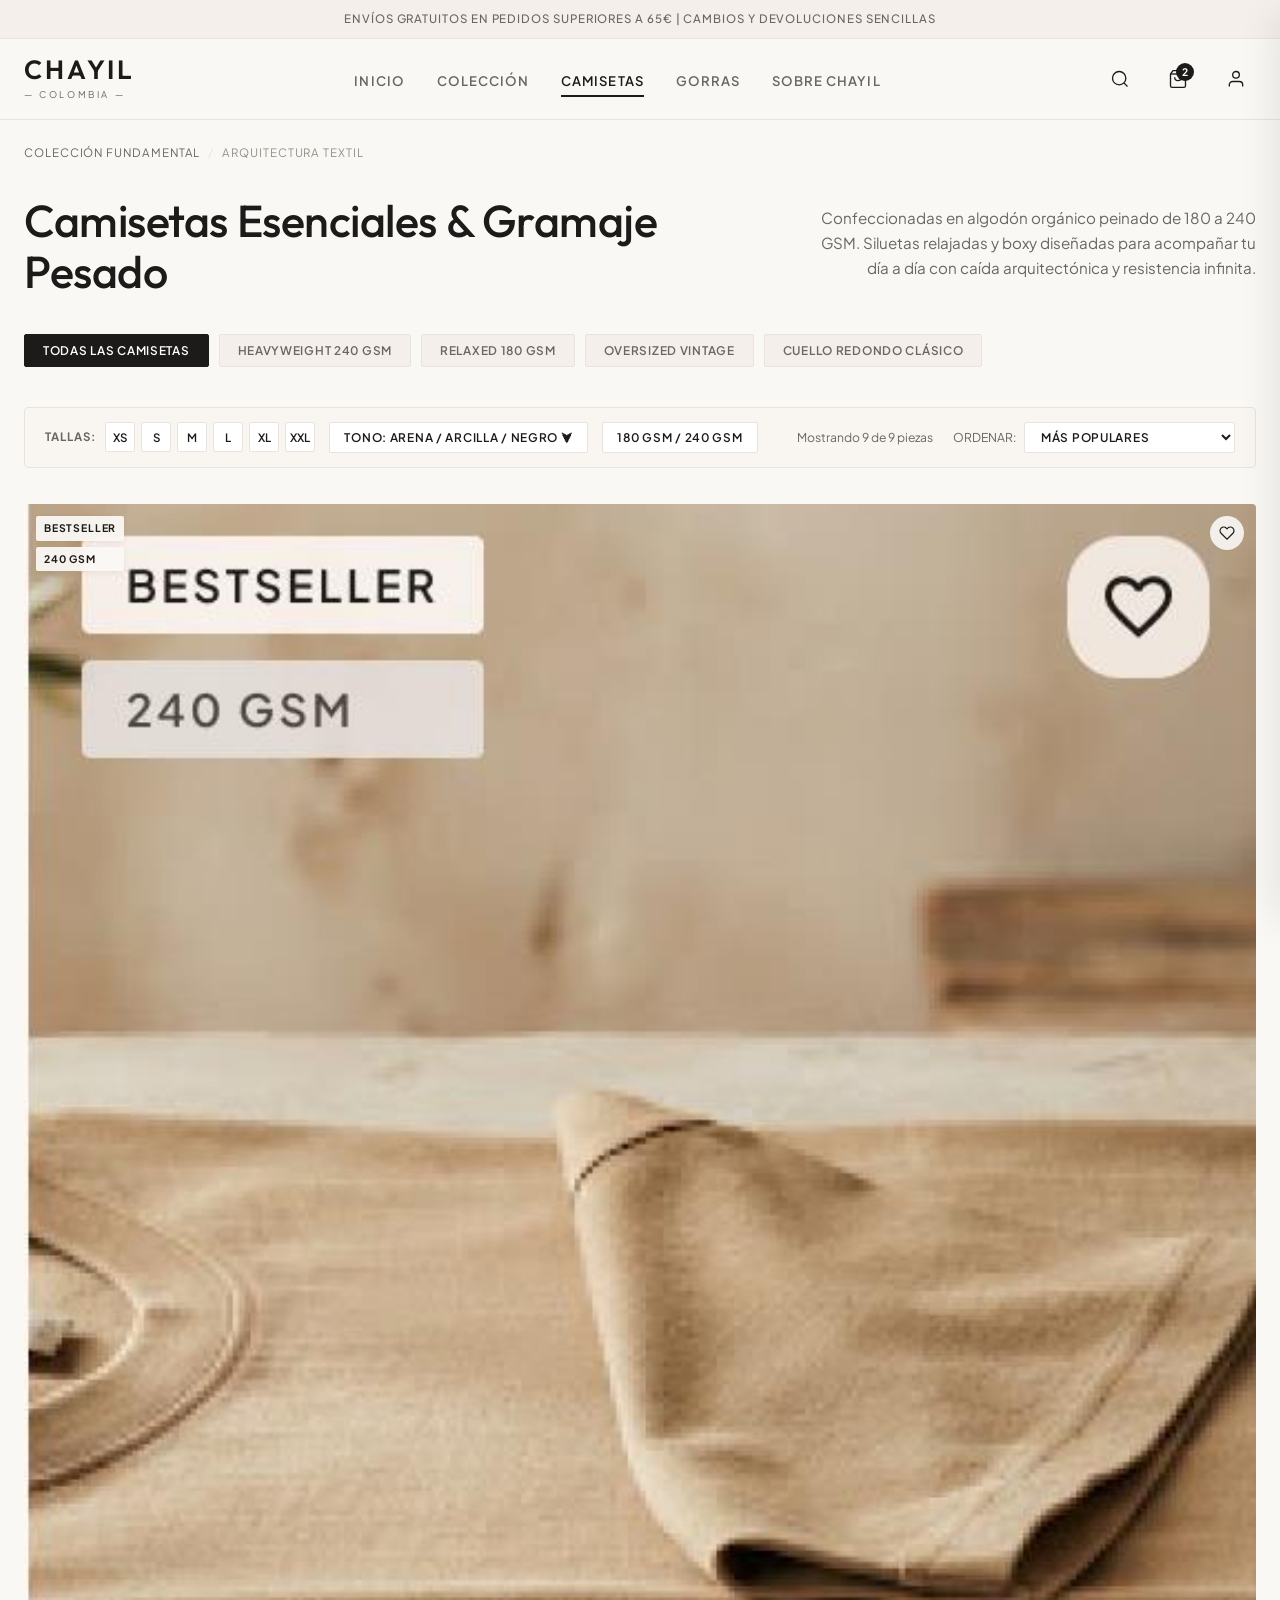
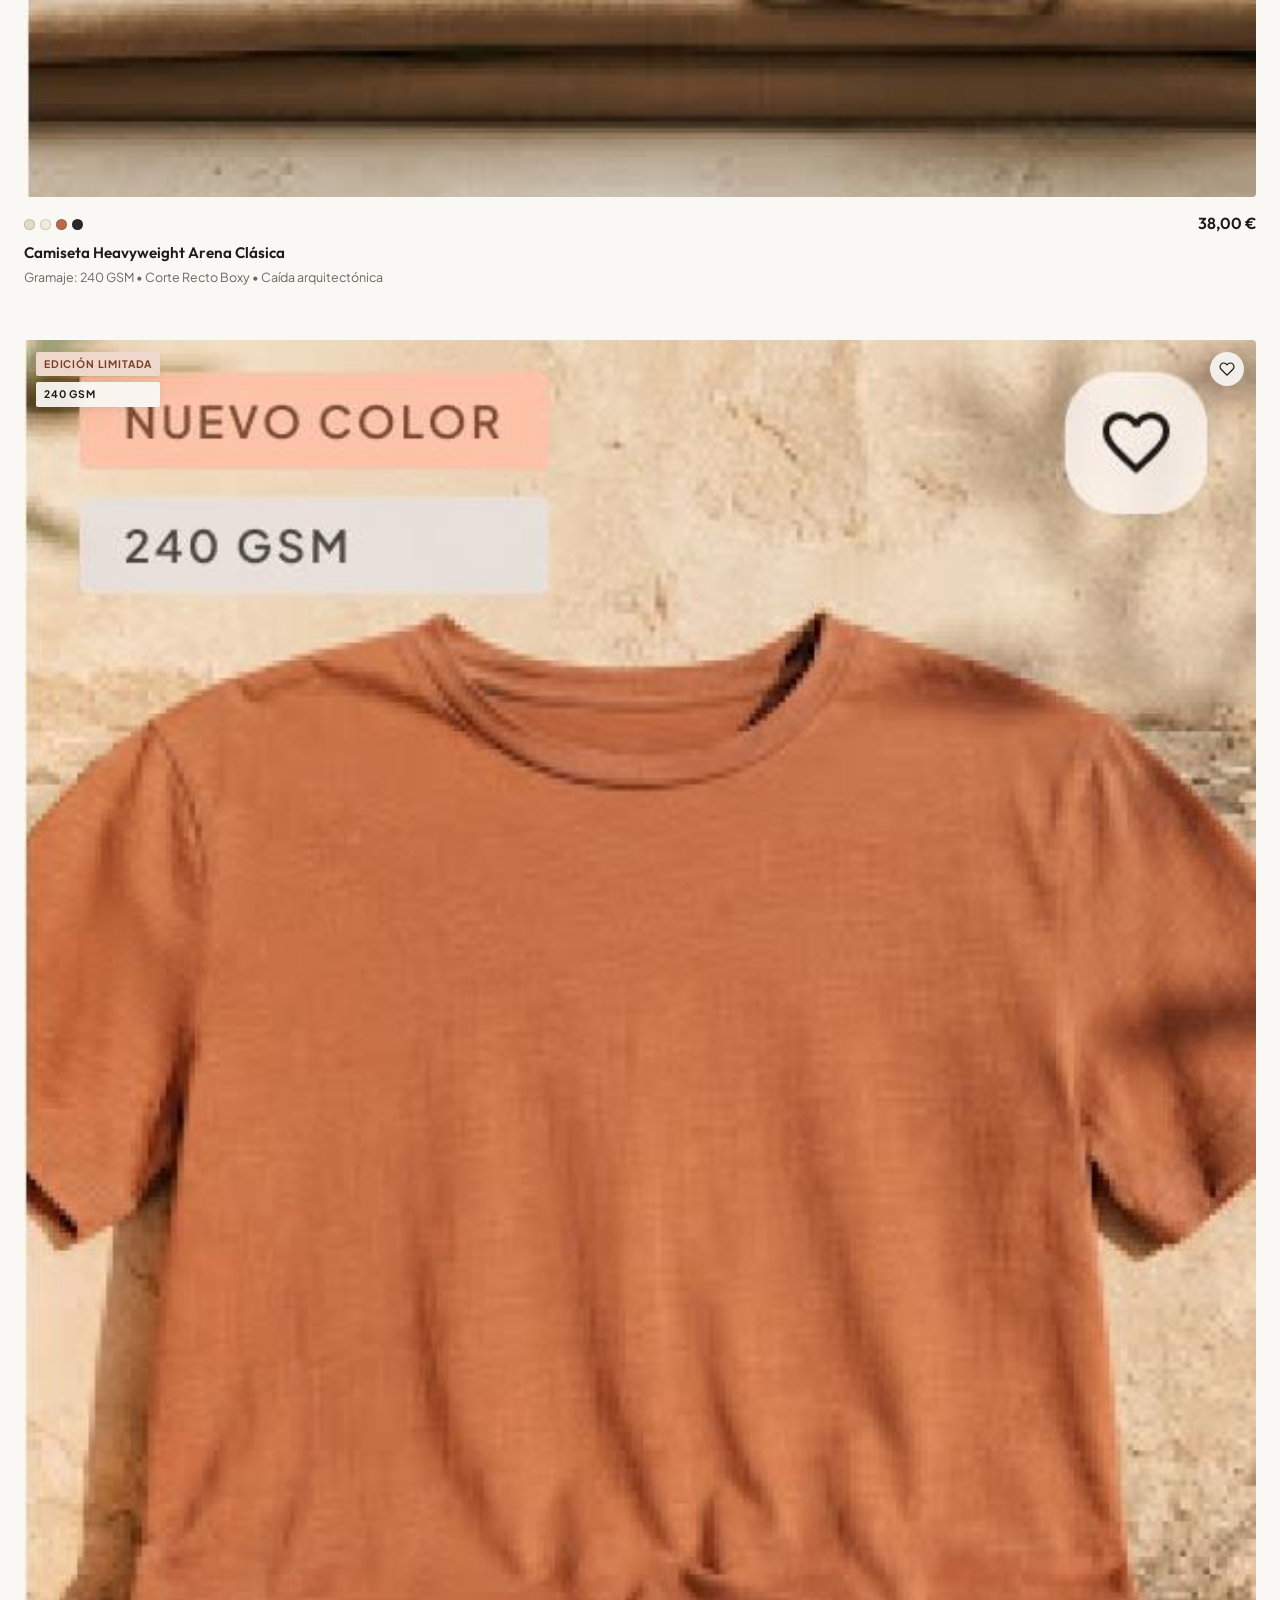
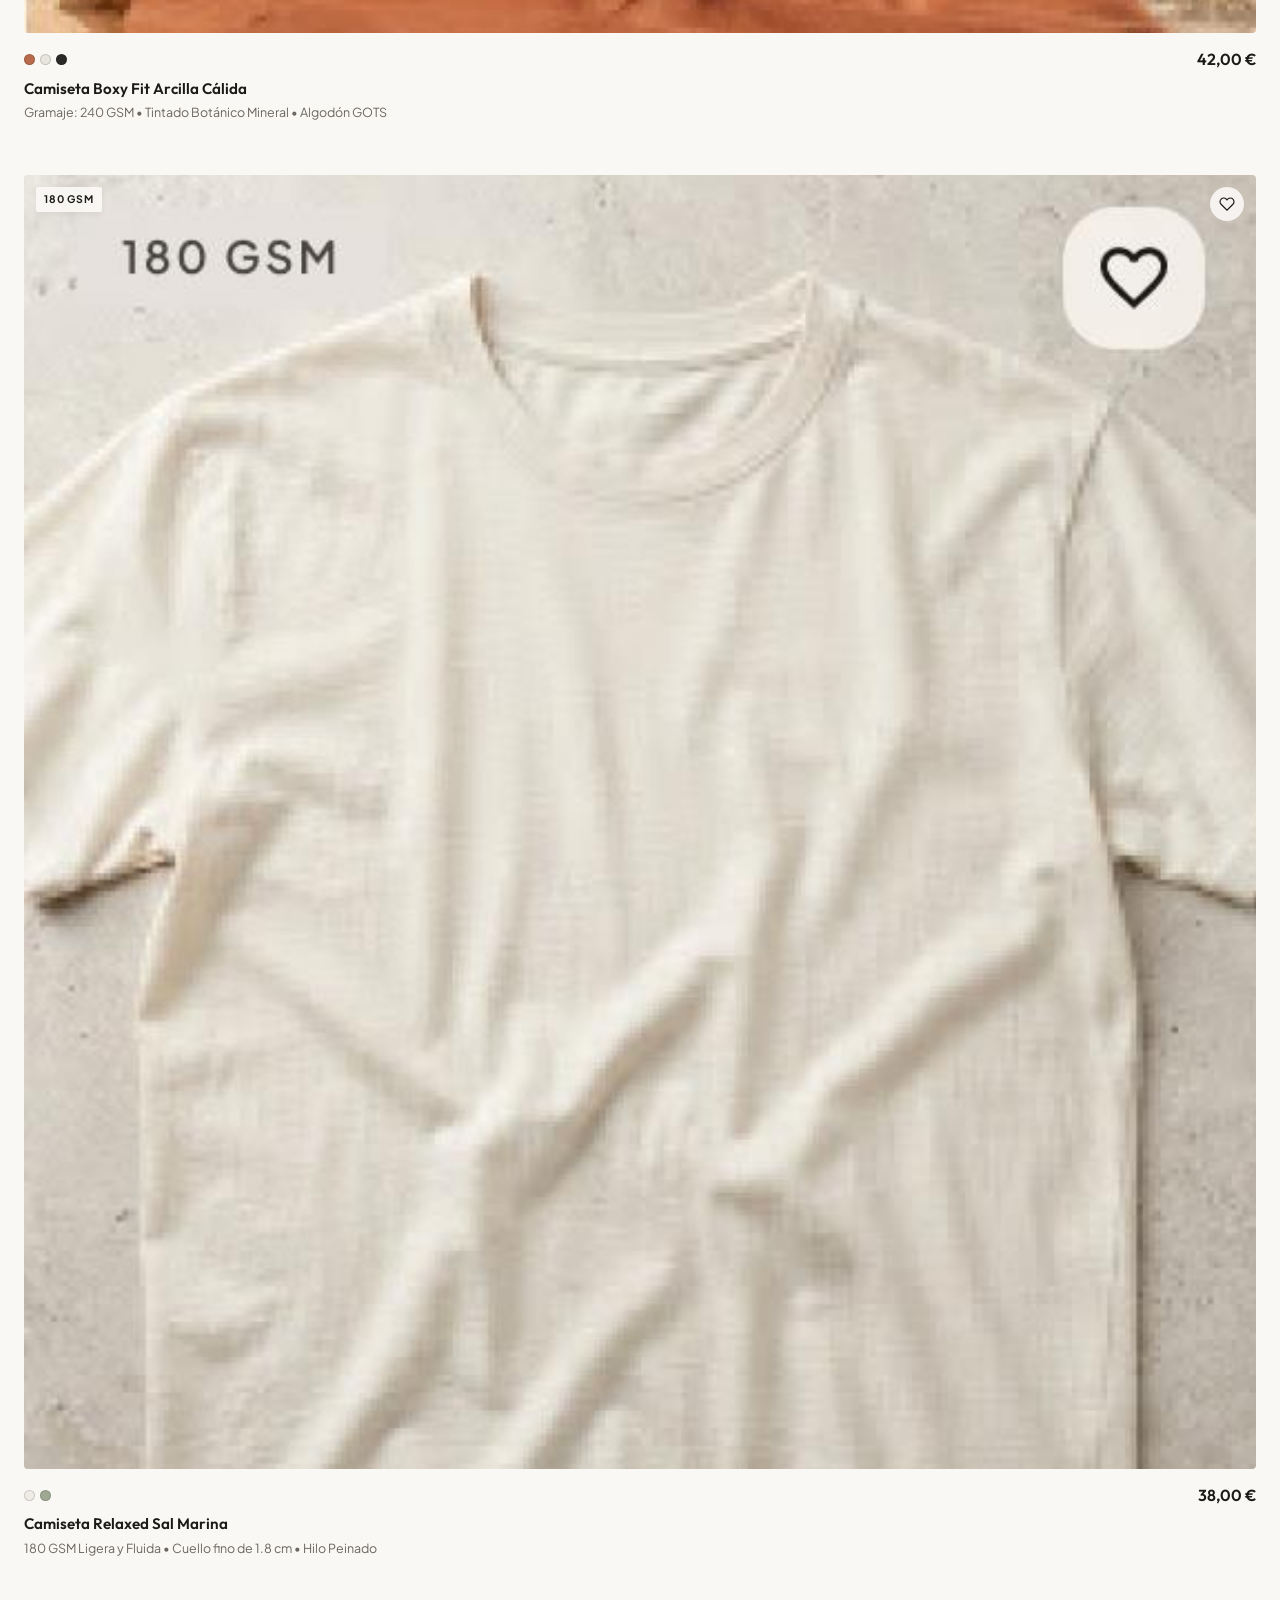
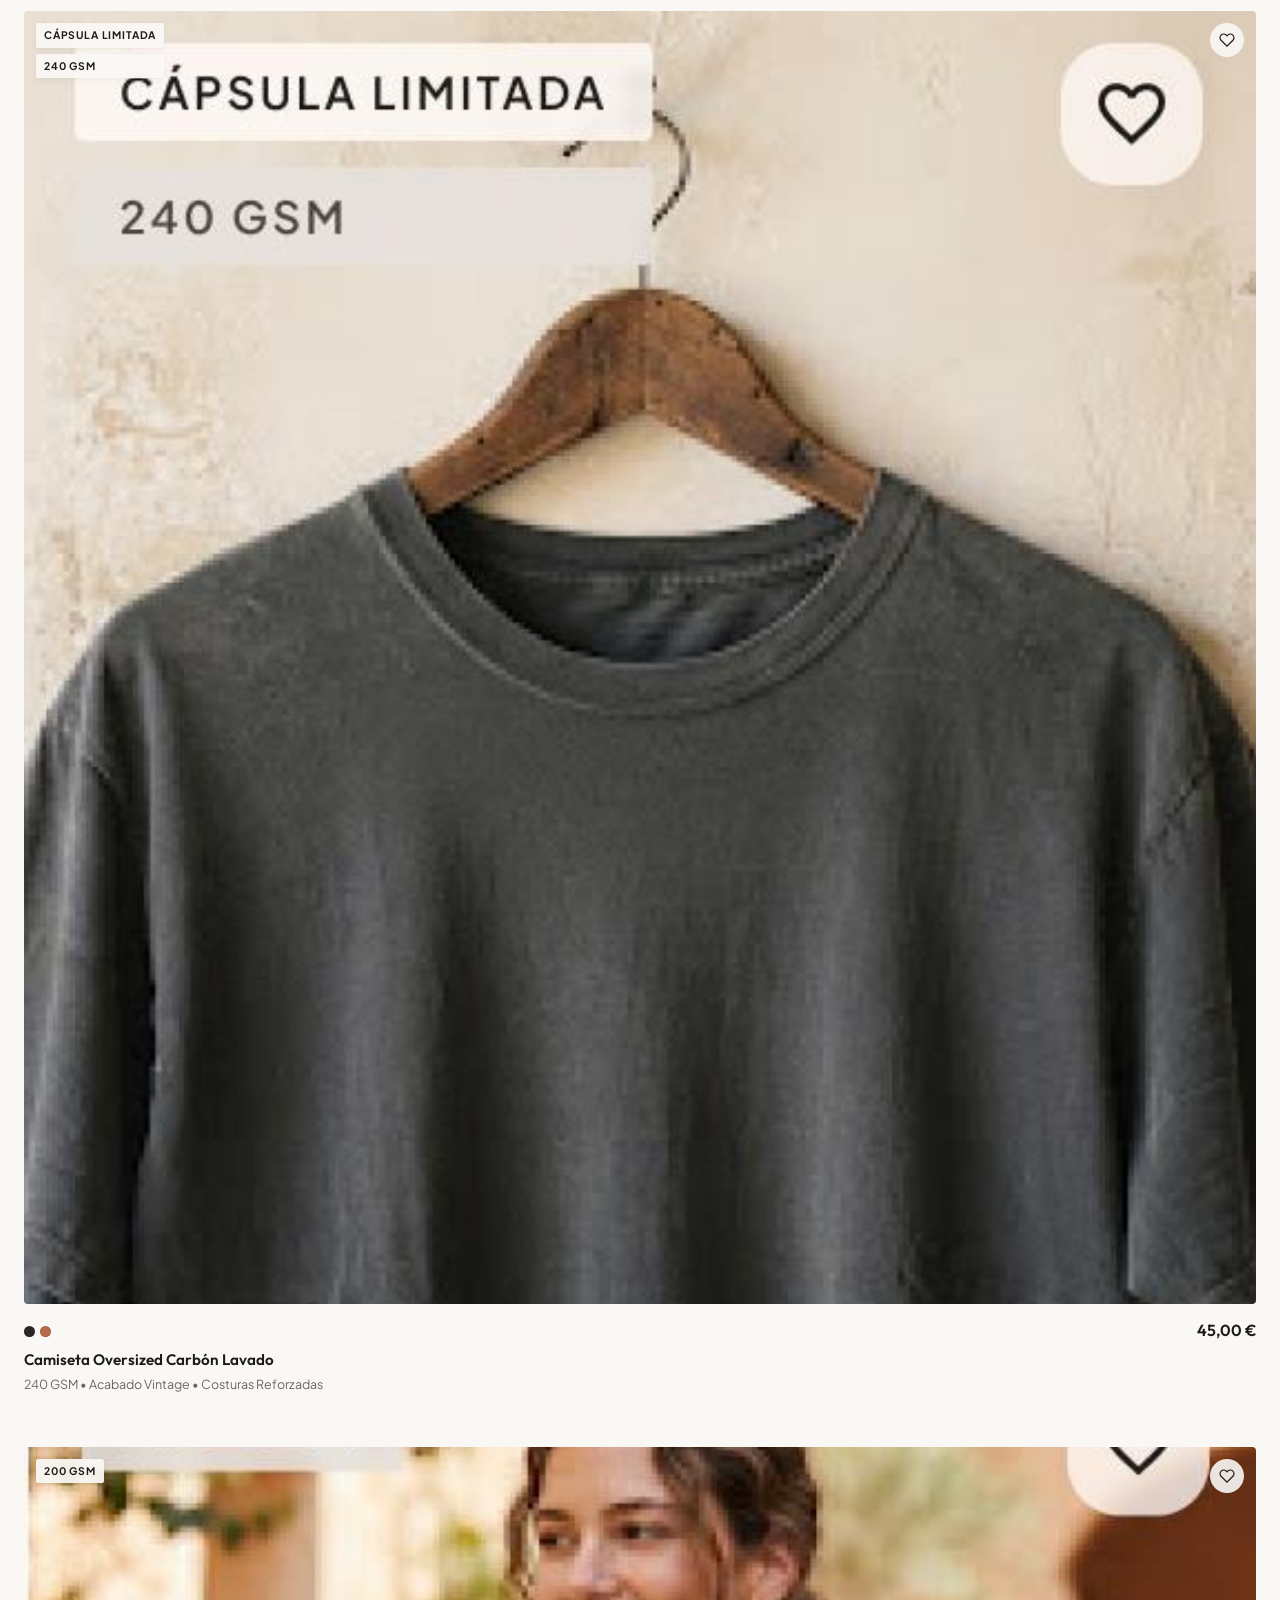
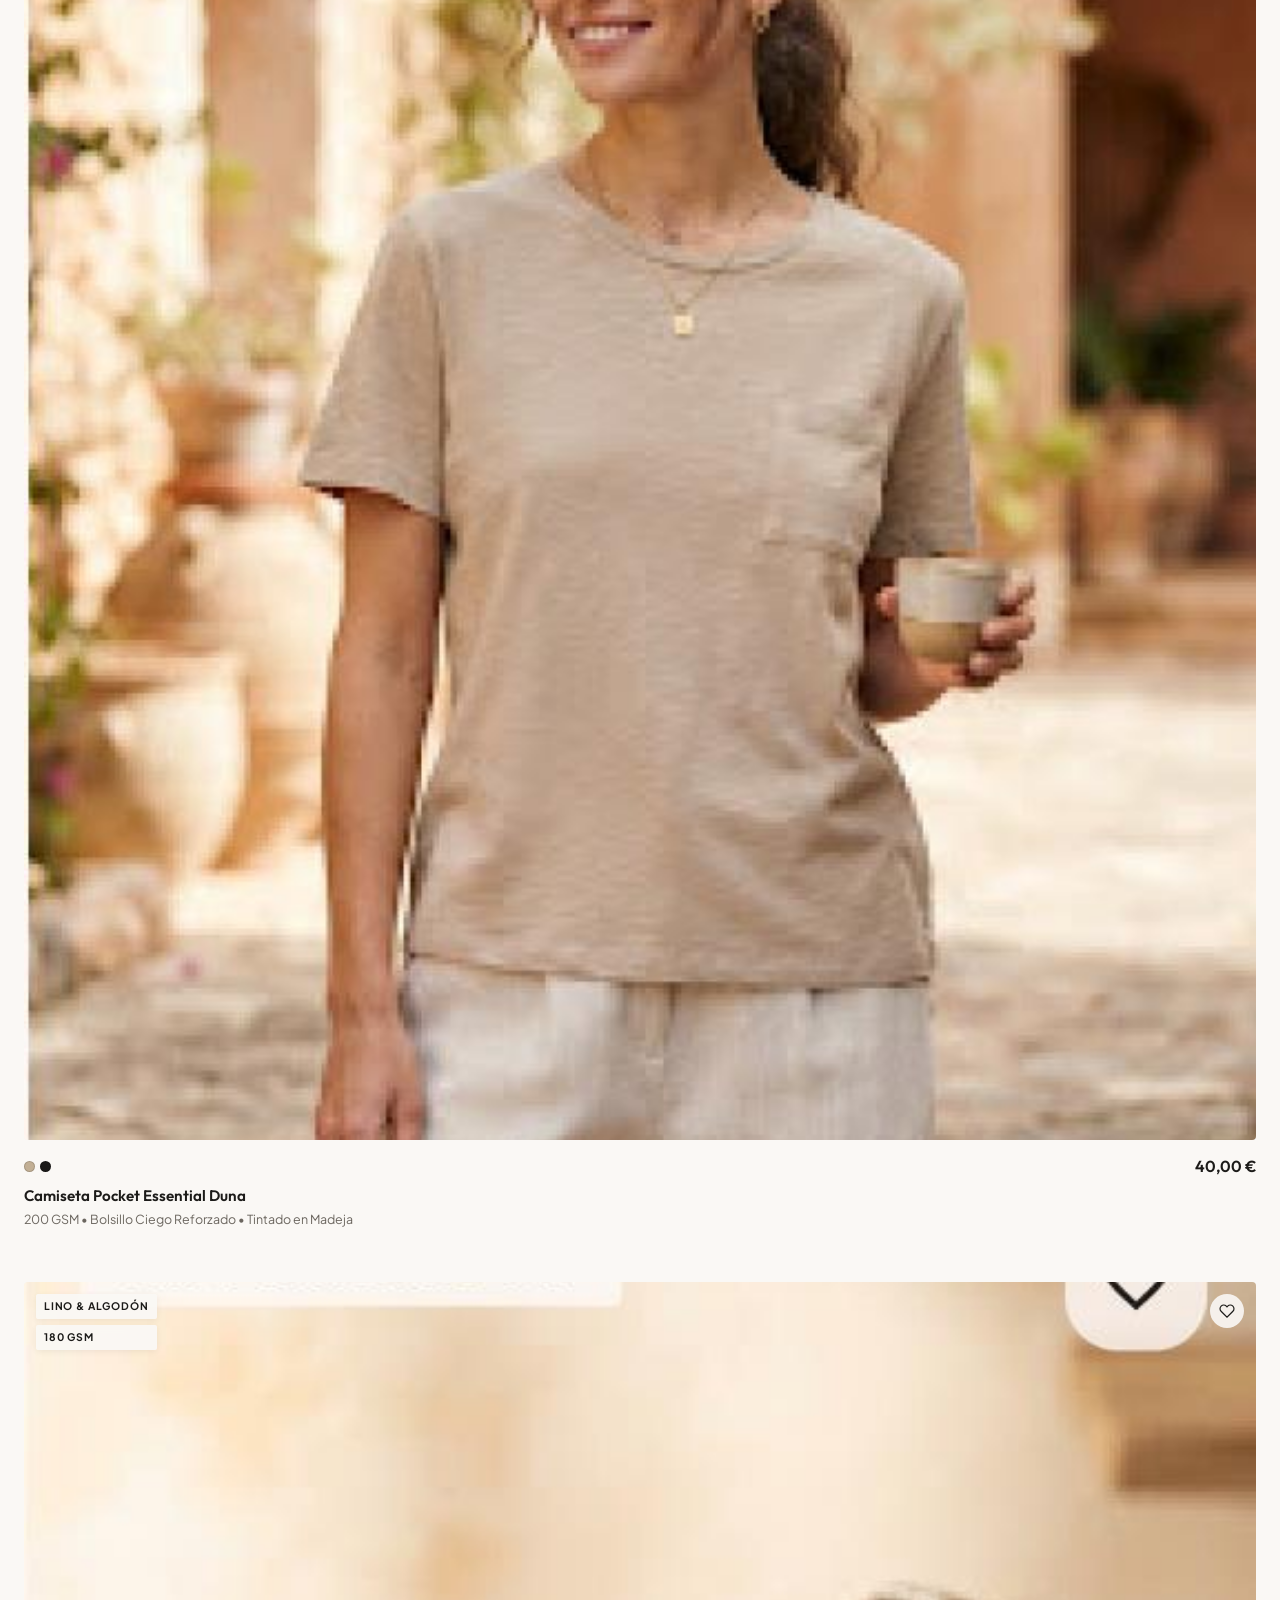
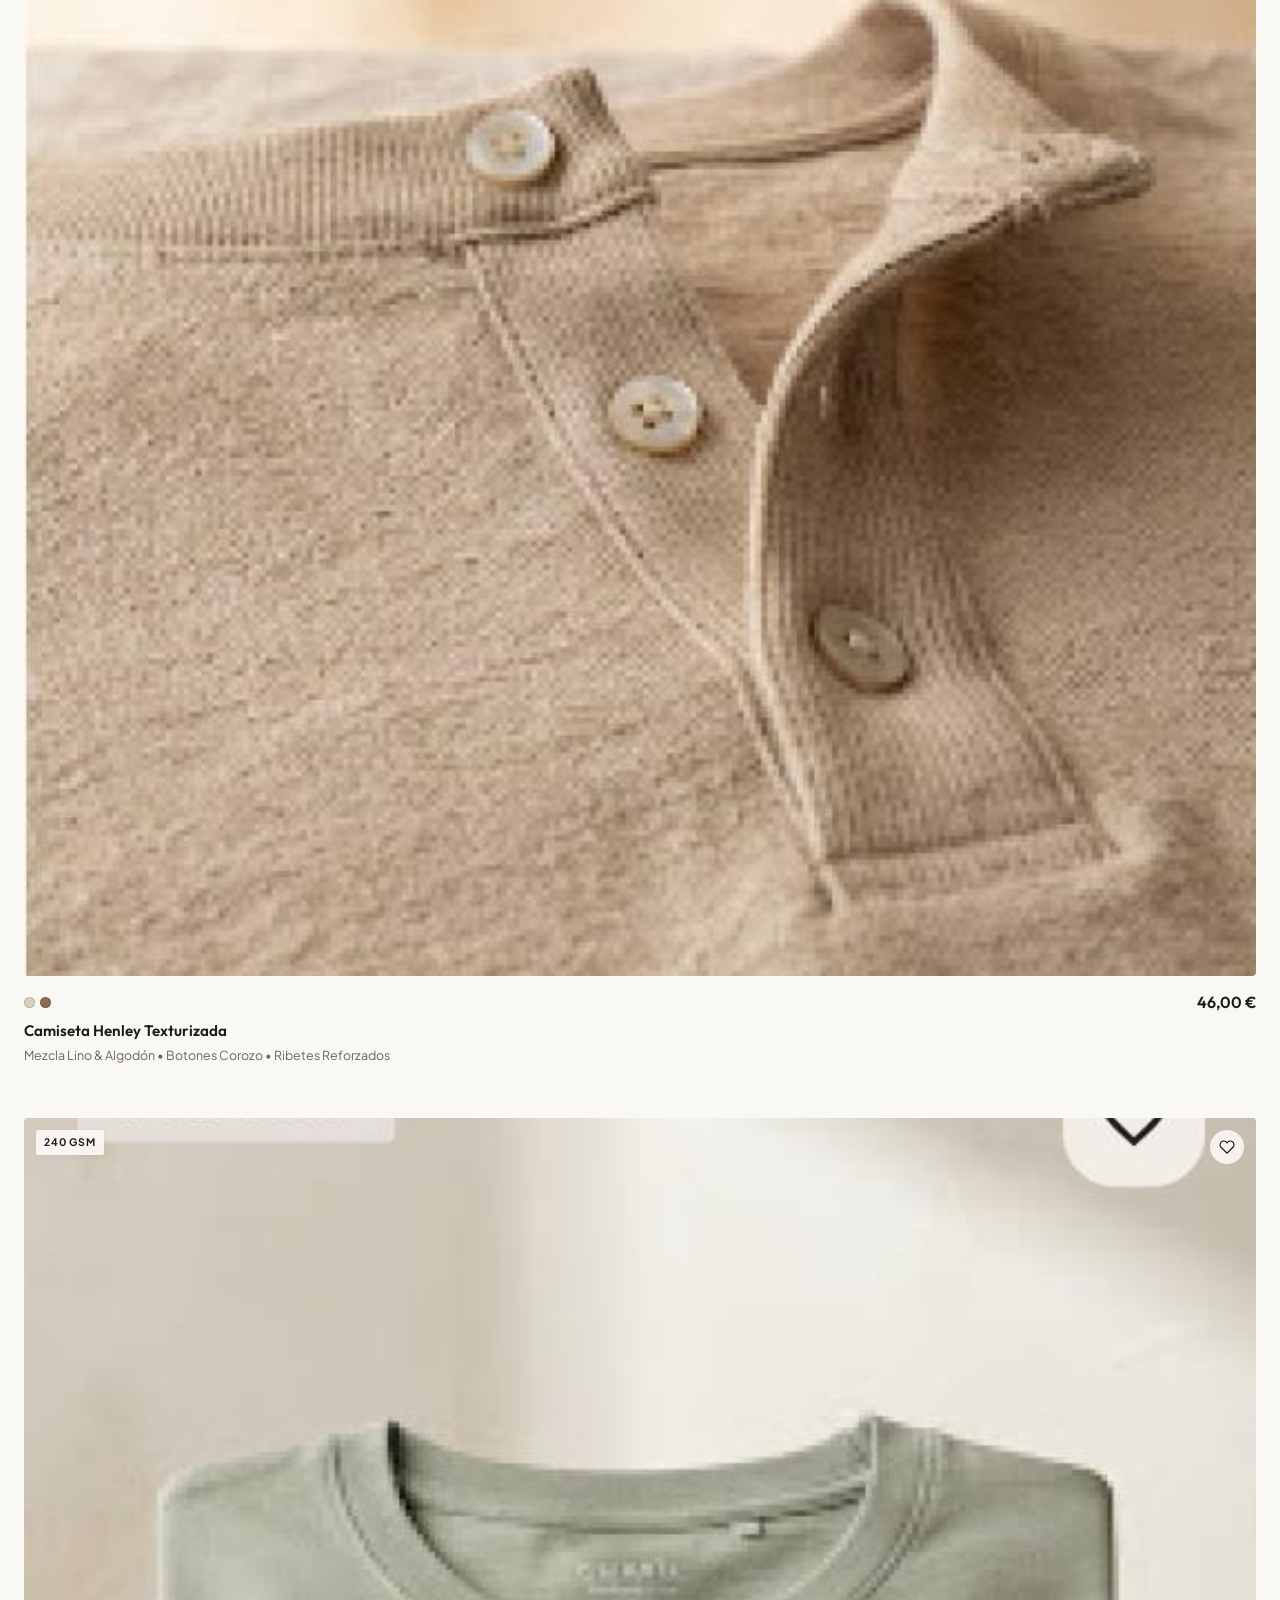
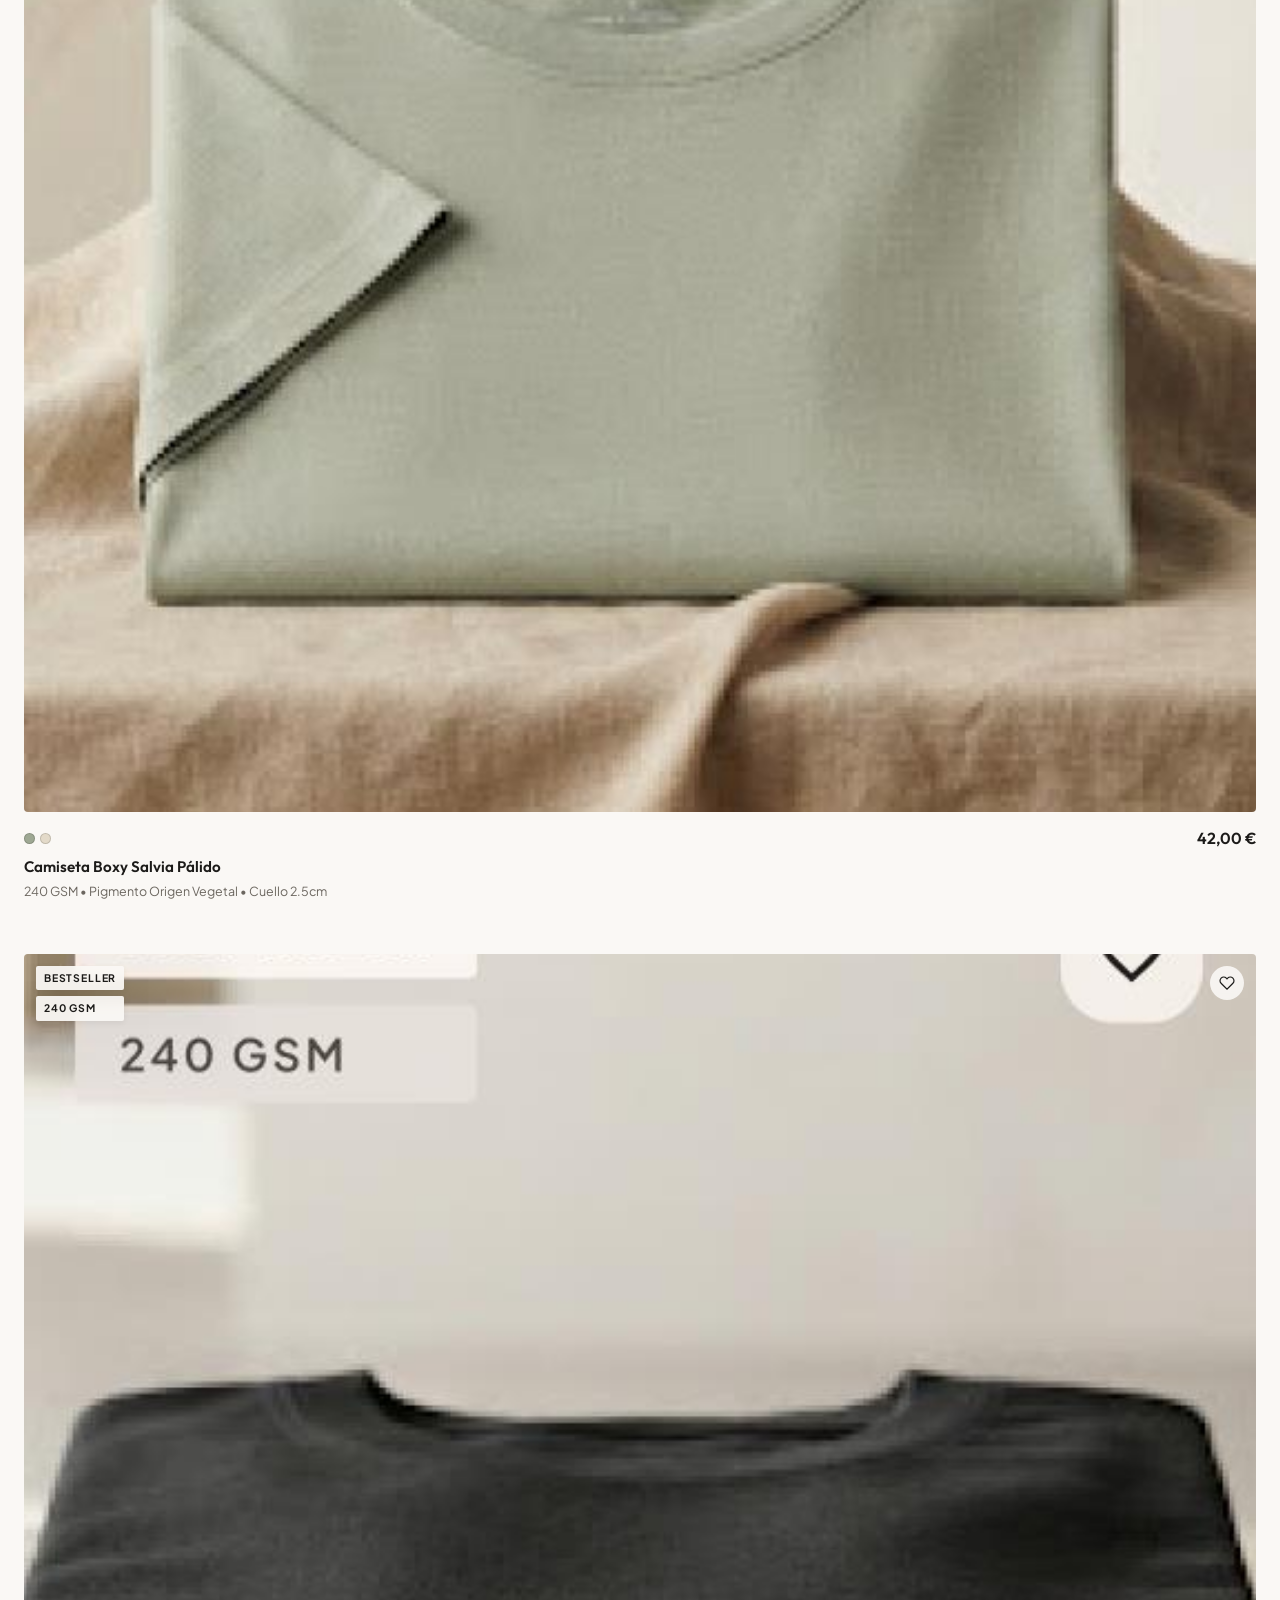
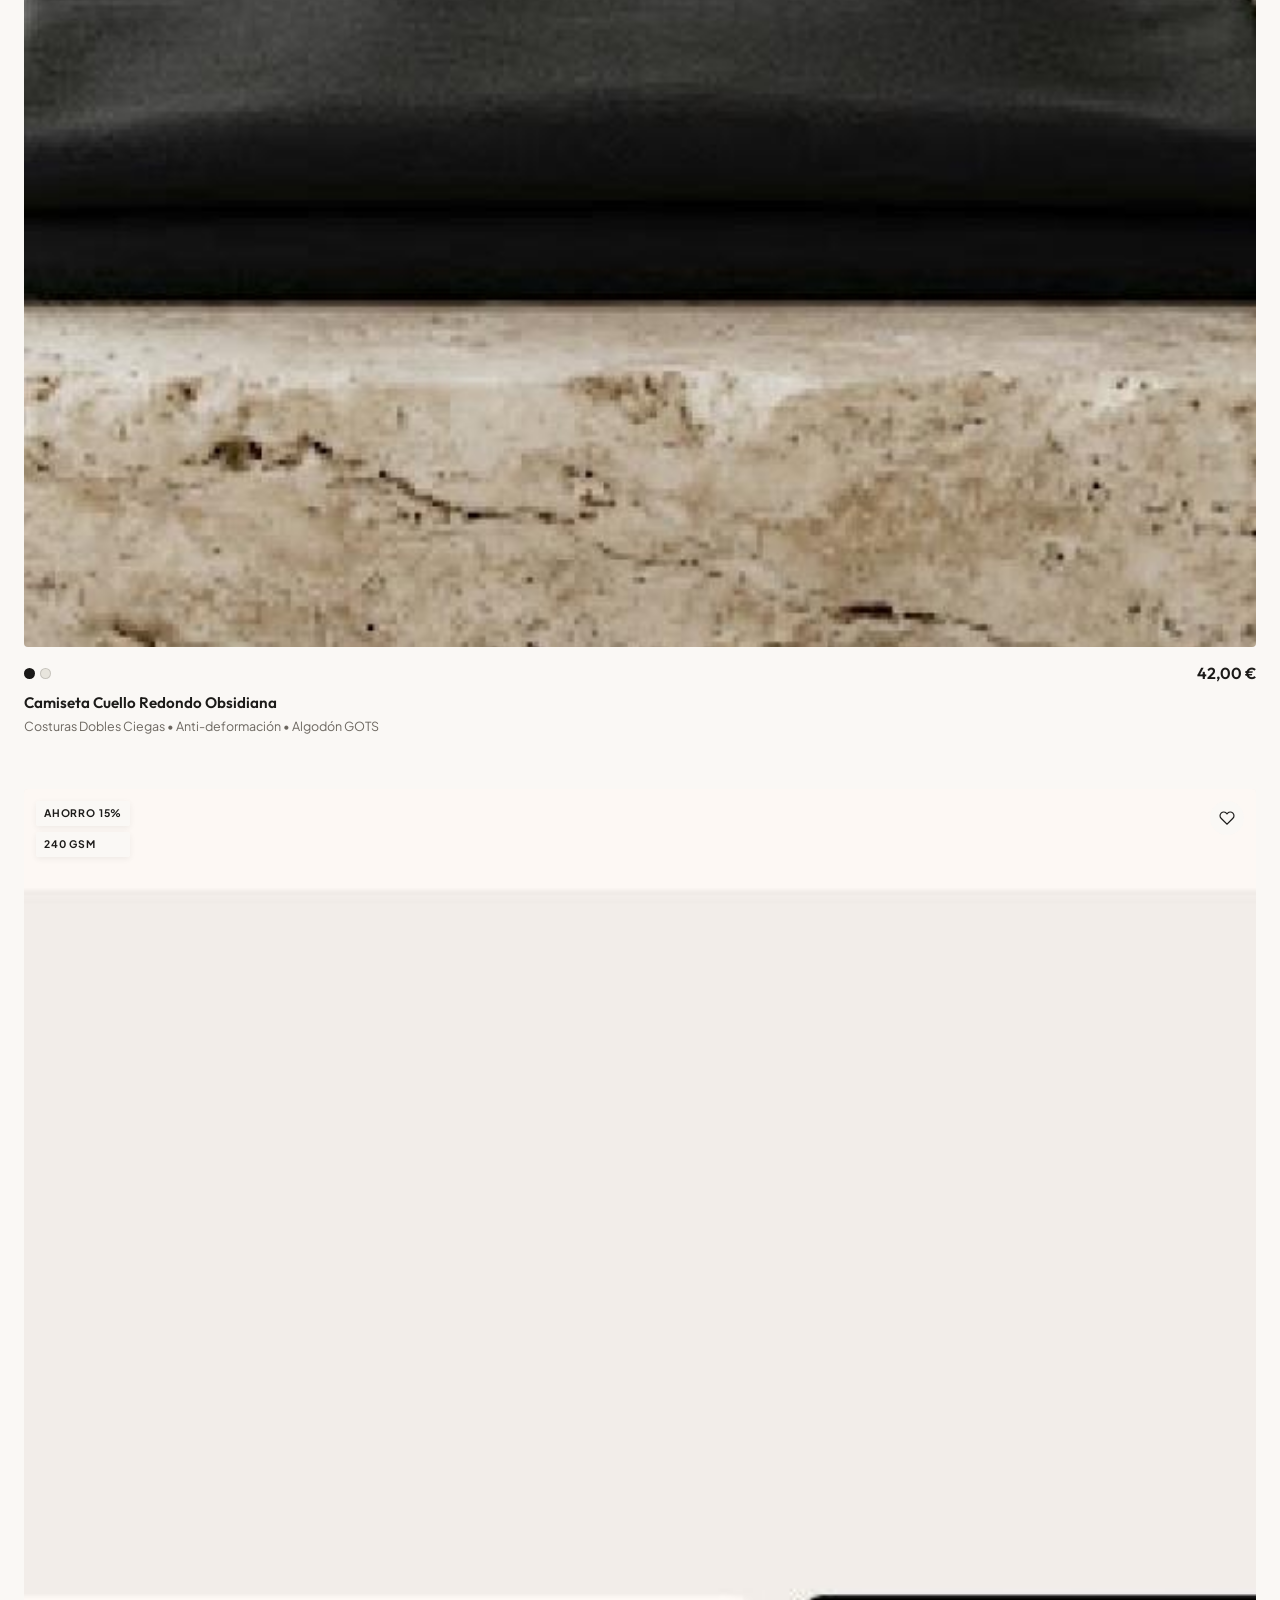
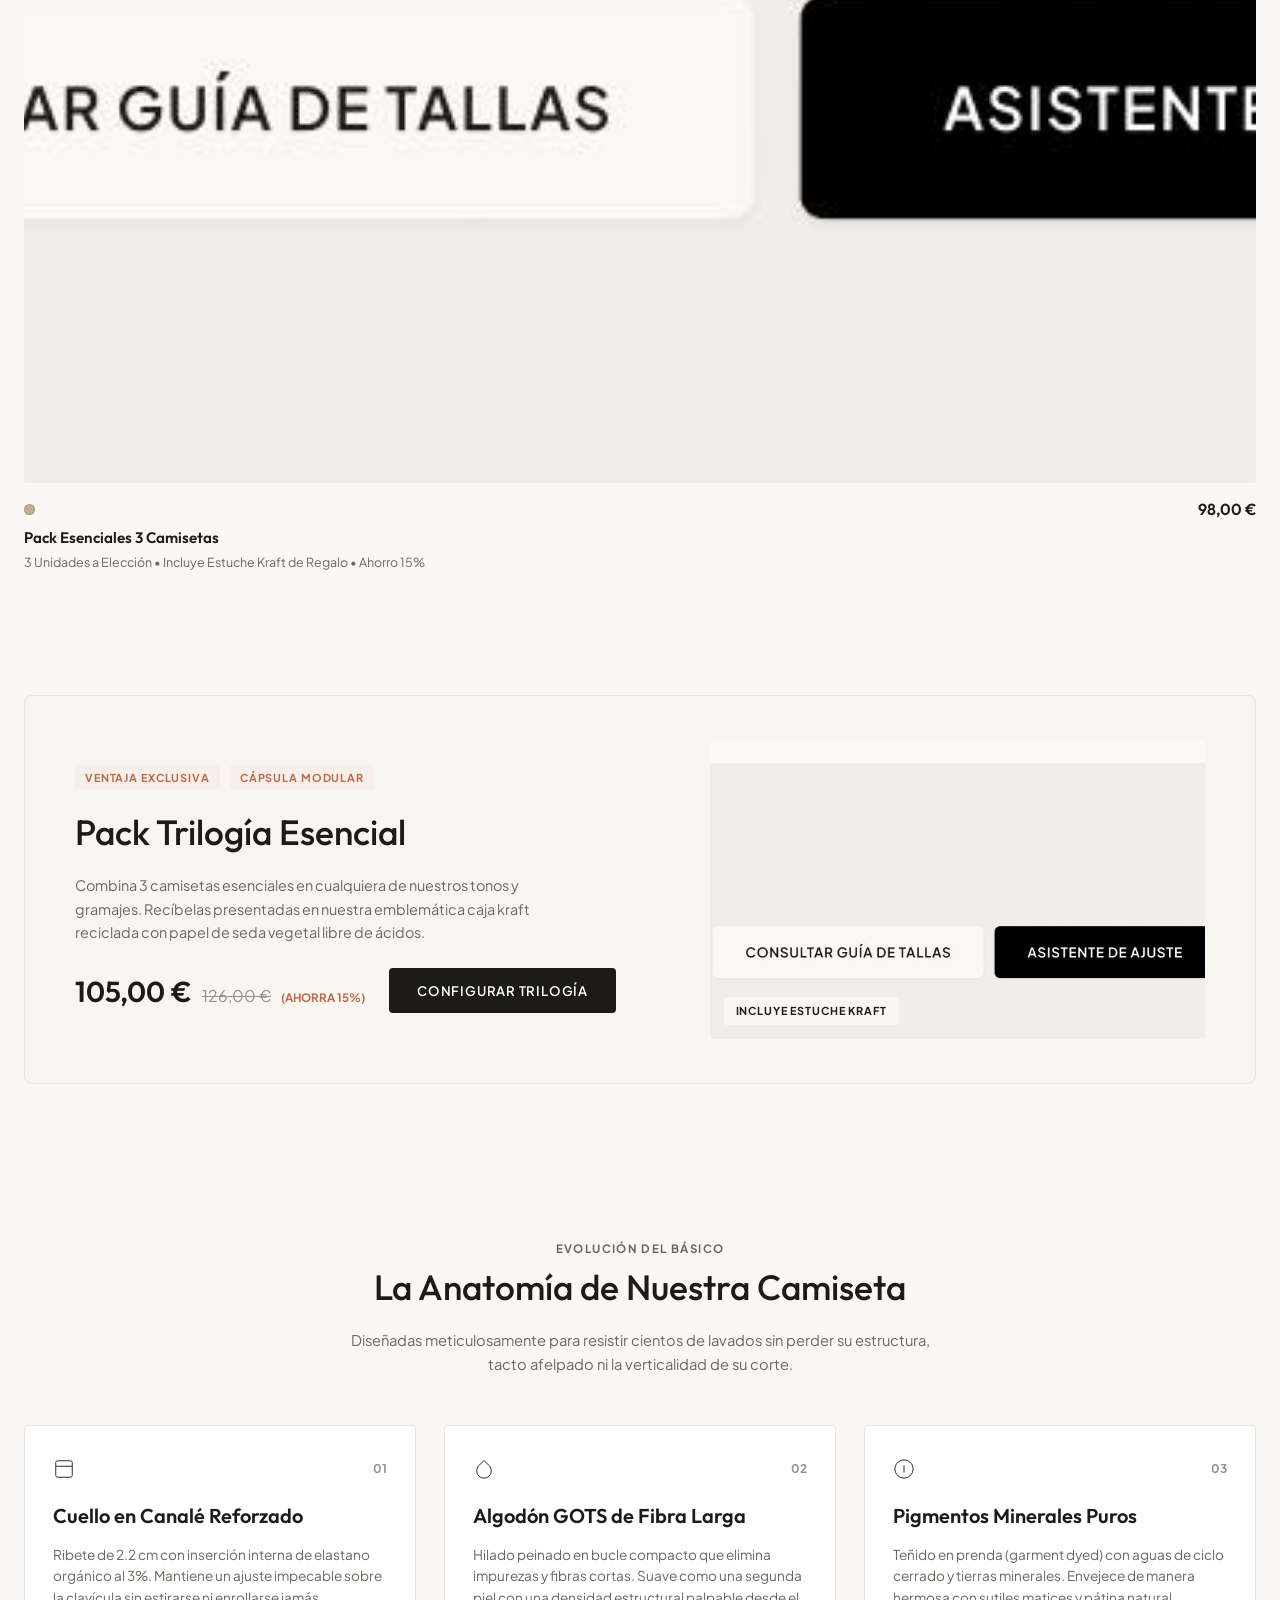
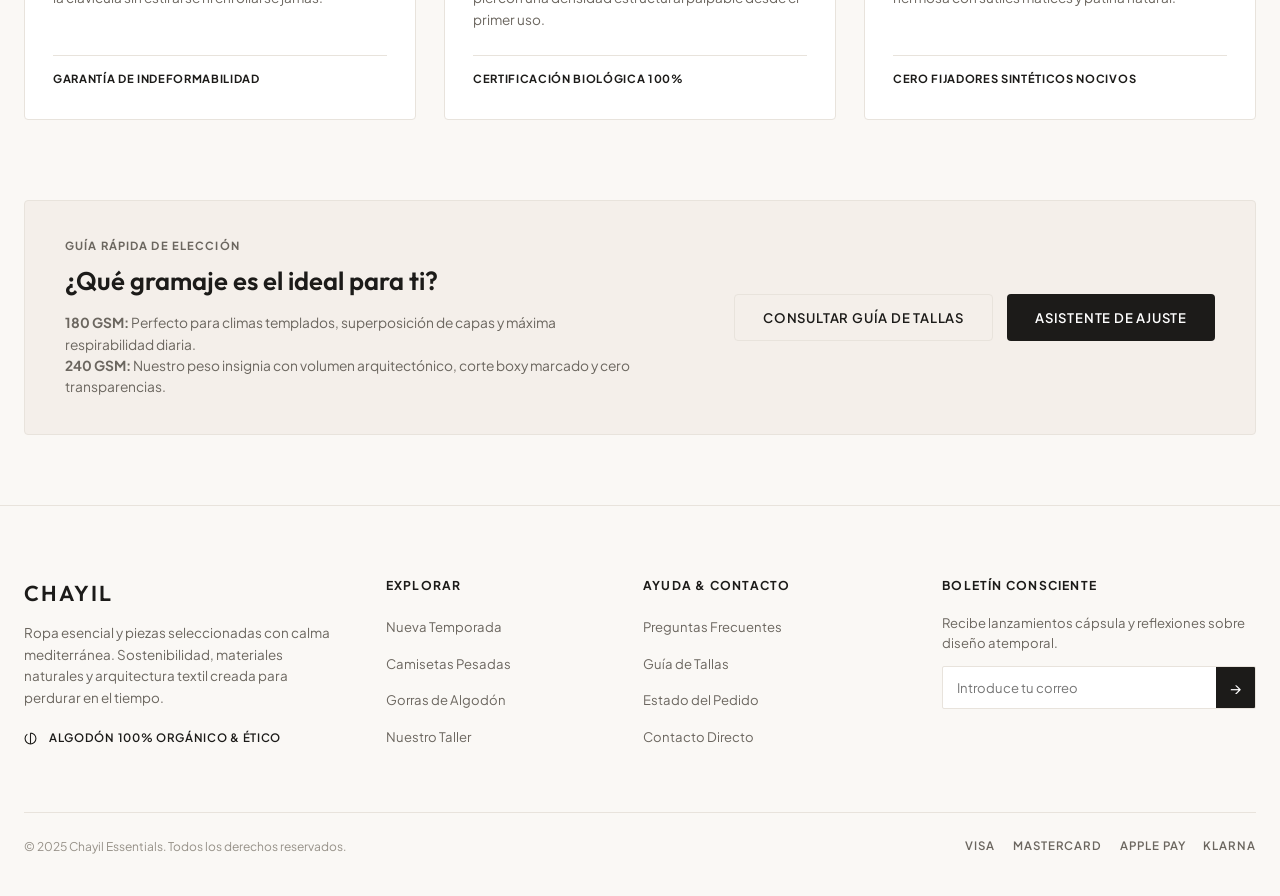
<file: camisetas.html>
<!DOCTYPE html>
<html lang="es">
<head>
  <meta charset="UTF-8">
  <meta name="viewport" content="width=device-width, initial-scale=1.0">
  <title>Camisetas Esenciales & Gramaje Pesado — Chayil</title>
  <meta name="description" content="Camisetas atemporales de algodón orgánico 240 GSM y 180 GSM. Corte boxy, cuello en canalé reforzado y tintes minerales.">
  <link rel="stylesheet" href="css/main.css">
  <link rel="stylesheet" href="css/catalog.css">
</head>
<body data-page-category="camisetas">

  <!-- Barra Superior -->
  <div class="top-announcement-bar">
    ENVÍOS GRATUITOS EN PEDIDOS SUPERIORES A 65€ | CAMBIOS Y DEVOLUCIONES SENCILLAS
  </div>

  <!-- Cabecera -->
  <header class="site-header">
    <div class="container header-inner">
      <button type="button" id="mobileMenuToggle" class="menu-toggle-btn" aria-label="Abrir menú">
        <span></span><span></span><span></span>
      </button>

      <a href="index.html" class="site-logo">
        <span class="logo-brand">CHAYIL</span>
        <span class="logo-tagline">— COLOMBIA —</span>
      </a>

      <nav class="main-nav" aria-label="Navegación principal">
        <ul class="nav-links">
          <li><a href="index.html" class="nav-link">INICIO</a></li>
          <li><a href="coleccion.html" class="nav-link">COLECCIÓN</a></li>
          <li><a href="camisetas.html" class="nav-link active">CAMISETAS</a></li>
          <li><a href="gorras.html" class="nav-link">GORRAS</a></li>
          <li><a href="sobre-chayil.html" class="nav-link">SOBRE CHAYIL</a></li>
        </ul>
      </nav>

      <div class="header-actions">
        <button type="button" class="header-action-btn header-search-btn" aria-label="Buscar">
          <svg viewBox="0 0 24 24" fill="none"><circle cx="11" cy="11" r="8"></circle><line x1="21" y1="21" x2="16.65" y2="16.65"></line></svg>
        </button>
        <a href="bolsa.html" class="header-action-btn open-cart-drawer" aria-label="Bolsa">
          <svg viewBox="0 0 24 24" fill="none"><path d="M6 2L3 6v14a2 2 0 0 0 2 2h14a2 2 0 0 0 2-2V6l-3-4z"></path><line x1="3" y1="6" x2="21" y2="6"></line><path d="M16 10a4 4 0 0 1-8 0"></path></svg>
          <span class="cart-badge-count header-cart-badge">2</span>
        </a>
        <a href="sobre-chayil.html" class="header-action-btn" aria-label="Perfil">
          <svg viewBox="0 0 24 24" fill="none"><path d="M20 21v-2a4 4 0 0 0-4-4H8a4 4 0 0 0-4 4v2"></path><circle cx="12" cy="7" r="4"></circle></svg>
        </a>
      </div>
    </div>
  </header>

  <!-- Mobile Drawer Menu -->
  <aside id="mobileNavDrawer" class="mobile-nav-drawer" aria-label="Menú móvil">
    <div style="display: flex; justify-content: space-between; align-items: center;">
      <span class="logo-brand" style="font-size: 1.3rem;">CHAYIL</span>
      <button type="button" class="mobile-menu-close" style="font-size: 1.6rem;">&times;</button>
    </div>
    <ul class="mobile-links">
      <li><a href="index.html" class="nav-link">Inicio</a></li>
      <li><a href="coleccion.html" class="nav-link">Colección Completa</a></li>
      <li><a href="camisetas.html" class="nav-link active">Camisetas Esenciales</a></li>
      <li><a href="gorras.html" class="nav-link">Gorras Daily Structure</a></li>
      <li><a href="bolsa.html" class="nav-link">Bolsa de Compra</a></li>
      <li><a href="sobre-chayil.html" class="nav-link">Sobre Chayil & Historia</a></li>
    </ul>
  </aside>

  <main>
    <div class="container">
      <!-- Breadcrumb -->
      <nav class="breadcrumb-nav" aria-label="Ruta de navegación">
        <a href="coleccion.html">COLECCIÓN FUNDAMENTAL</a>
        <span class="breadcrumb-separator">/</span>
        <span>ARQUITECTURA TEXTIL</span>
      </nav>

      <!-- Encabezado de Camisetas -->
      <section class="catalog-header-section">
        <div class="catalog-header-grid">
          <div class="catalog-header-main">
            <h1 class="catalog-main-title">Camisetas Esenciales & Gramaje Pesado</h1>
          </div>
          <p class="catalog-header-aside">
            Confeccionadas en algodón orgánico peinado de 180 a 240 GSM. Siluetas relajadas y boxy diseñadas para acompañar tu día a día con caída arquitectónica y resistencia infinita.
          </p>
        </div>
      </section>

      <!-- Filtros por Corte / Subcategoría -->
      <div class="catalog-tabs-bar">
        <button type="button" class="catalog-tab-btn active" data-filter="all">TODAS LAS CAMISETAS</button>
        <button type="button" class="catalog-tab-btn" data-filter="heavyweight">HEAVYWEIGHT 240 GSM</button>
        <button type="button" class="catalog-tab-btn" data-filter="relaxed">RELAXED 180 GSM</button>
        <button type="button" class="catalog-tab-btn" data-filter="oversized">OVERSIZED VINTAGE</button>
        <button type="button" class="catalog-tab-btn" data-filter="clasico">CUELLO REDONDO CLÁSICO</button>
      </div>

      <!-- Barra de Tallas y Tonos Rápidos -->
      <div class="catalog-toolbar">
        <div class="toolbar-filters-group">
          <div class="quick-sizes-bar">
            <span class="quick-size-label">TALLAS:</span>
            <button type="button" class="quick-size-btn" data-size="XS">XS</button>
            <button type="button" class="quick-size-btn" data-size="S">S</button>
            <button type="button" class="quick-size-btn" data-size="M">M</button>
            <button type="button" class="quick-size-btn" data-size="L">L</button>
            <button type="button" class="quick-size-btn" data-size="XL">XL</button>
            <button type="button" class="quick-size-btn" data-size="XXL">XXL</button>
          </div>
          <button type="button" class="filter-dropdown-btn">TONO: ARENA / ARCILLA / NEGRO ⮟</button>
          <button type="button" class="filter-dropdown-btn">180 GSM / 240 GSM</button>
        </div>
        <div class="toolbar-meta-group">
          <span id="catalogItemCount">Mostrando 8 de 16 piezas</span>
          <div class="sort-select-wrapper">
            <span>ORDENAR:</span>
            <select id="sortSelect" class="sort-select" aria-label="Ordenar">
              <option value="popular">MÁS POPULARES</option>
              <option value="price-asc">PRECIO: MENOR A MAYOR</option>
              <option value="price-desc">PRECIO: MAYOR A MENOR</option>
              <option value="rating">MEJOR VALORADAS</option>
            </select>
          </div>
        </div>
      </div>

      <!-- Rejilla Dinámica de Camisetas -->
      <div class="products-grid-4" id="catalogProductsGrid">
        <!-- Renderizado con js/catalog.js -->
      </div>

      <!-- Pack Trilogía Esencial (Banner de Oferta) -->
      <section class="pack-offer-banner">
        <div class="pack-offer-left">
          <div class="pack-tags">
            <span class="pack-tag-pill">VENTAJA EXCLUSIVA</span>
            <span class="pack-tag-pill">CÁPSULA MODULAR</span>
          </div>
          <h2 class="pack-title">Pack Trilogía Esencial</h2>
          <p class="pack-desc">
            Combina 3 camisetas esenciales en cualquiera de nuestros tonos y gramajes. Recíbelas presentadas en nuestra emblemática caja kraft reciclada con papel de seda vegetal libre de ácidos.
          </p>
          <div class="pack-price-cta-row">
            <div class="pack-price-box">
              <span class="pack-price-current">105,00 €</span>
              <span class="pack-price-old">126,00 €</span>
              <span class="pack-savings-tag">(AHORRA 15%)</span>
            </div>
            <button type="button" class="btn-primary" data-add-to-cart="pack-trilogia" data-size="M">
              CONFIGURAR TRILOGÍA
            </button>
          </div>
        </div>
        <div class="pack-photo-box">
          <img src="assets/images/pack_trilogia.jpg" alt="Pack Trilogía Chayil en caja kraft">
          <span class="pack-photo-badge">INCLUYE ESTUCHE KRAFT</span>
        </div>
      </section>

      <!-- Desglose Técnico: La Anatomía de Nuestra Camiseta -->
      <section class="anatomy-section">
        <span class="anatomy-subhead">EVOLUCIÓN DEL BÁSICO</span>
        <h2 class="anatomy-title">La Anatomía de Nuestra Camiseta</h2>
        <p class="anatomy-desc">
          Diseñadas meticulosamente para resistir cientos de lavados sin perder su estructura, tacto afelpado ni la verticalidad de su corte.
        </p>

        <div class="anatomy-cards-grid">
          <div class="anatomy-card">
            <div class="anatomy-card-top">
              <svg width="22" height="22" viewBox="0 0 24 24" fill="none" stroke="currentColor"><rect x="3" y="3" width="18" height="18" rx="2"></rect><line x1="3" y1="9" x2="21" y2="9"></line></svg>
              <span class="anatomy-card-num">01</span>
            </div>
            <h3 class="anatomy-card-title">Cuello en Canalé Reforzado</h3>
            <p class="anatomy-card-text">
              Ribete de 2.2 cm con inserción interna de elastano orgánico al 3%. Mantiene un ajuste impecable sobre la clavícula sin estirarse ni enrollarse jamás.
            </p>
            <div class="anatomy-card-check">
              <span>GARANTÍA DE INDEFORMABILIDAD</span>
            </div>
          </div>

          <div class="anatomy-card">
            <div class="anatomy-card-top">
              <svg width="22" height="22" viewBox="0 0 24 24" fill="none" stroke="currentColor"><path d="M12 2.69l5.66 5.66a8 8 0 1 1-11.31 0z"></path></svg>
              <span class="anatomy-card-num">02</span>
            </div>
            <h3 class="anatomy-card-title">Algodón GOTS de Fibra Larga</h3>
            <p class="anatomy-card-text">
              Hilado peinado en bucle compacto que elimina impurezas y fibras cortas. Suave como una segunda piel con una densidad estructural palpable desde el primer uso.
            </p>
            <div class="anatomy-card-check">
              <span>CERTIFICACIÓN BIOLÓGICA 100%</span>
            </div>
          </div>

          <div class="anatomy-card">
            <div class="anatomy-card-top">
              <svg width="22" height="22" viewBox="0 0 24 24" fill="none" stroke="currentColor"><circle cx="12" cy="12" r="10"></circle><path d="M12 8v8"></path></svg>
              <span class="anatomy-card-num">03</span>
            </div>
            <h3 class="anatomy-card-title">Pigmentos Minerales Puros</h3>
            <p class="anatomy-card-text">
              Teñido en prenda (garment dyed) con aguas de ciclo cerrado y tierras minerales. Envejece de manera hermosa con sutiles matices y pátina natural.
            </p>
            <div class="anatomy-card-check">
              <span>CERO FIJADORES SINTÉTICOS NOCIVOS</span>
            </div>
          </div>
        </div>
      </section>

      <!-- Guía Rápida de Elección -->
      <section style="background-color: var(--bg-warm); border: 1px solid var(--border-light); border-radius: var(--radius-sm); padding: 36px 40px; margin-bottom: 70px; display: flex; justify-content: space-between; align-items: center; gap: 30px; flex-wrap: wrap;" id="guia-tallas">
        <div style="max-width: 580px;">
          <span style="font-size: 0.7rem; font-weight: 700; letter-spacing: 0.1em; text-transform: uppercase; color: var(--text-muted); display: block; margin-bottom: 6px;">GUÍA RÁPIDA DE ELECCIÓN</span>
          <h4 style="font-family: var(--font-heading); font-size: 1.6rem; font-weight: 600; margin-bottom: 10px;">¿Qué gramaje es el ideal para ti?</h4>
          <p style="font-size: 0.86rem; color: var(--text-muted); line-height: 1.55;">
            <strong>180 GSM:</strong> Perfecto para climas templados, superposición de capas y máxima respirabilidad diaria.<br>
            <strong>240 GSM:</strong> Nuestro peso insignia con volumen arquitectónico, corte boxy marcado y cero transparencias.
          </p>
        </div>
        <div style="display: flex; gap: 14px; flex-wrap: wrap;">
          <button type="button" class="btn-secondary" onclick="window.chayilUI.openSizeGuide()">CONSULTAR GUÍA DE TALLAS</button>
          <button type="button" class="btn-primary" onclick="window.chayilUI.openFitAssistant()">ASISTENTE DE AJUSTE</button>
        </div>
      </section>
    </div>
  </main>

  <!-- Footer Completo -->
  <footer class="site-footer">
    <div class="container">
      <div class="footer-top-grid">
        <div class="footer-brand">
          <h4>CHAYIL</h4>
          <p>
            Ropa esencial y piezas seleccionadas con calma mediterránea. Sostenibilidad, materiales naturales y arquitectura textil creada para perdurar en el tiempo.
          </p>
          <span class="footer-badge-ethical">
            <svg width="13" height="13" viewBox="0 0 24 24" fill="none" stroke="currentColor" stroke-width="2" style="margin-right: 4px;"><path d="M12 2a10 10 0 0 1 10 10c0 5.523-4.477 10-10 10S2 17.523 2 12c0-3.35 1.64-6.31 4.15-8.15"></path><path d="M12 2v20"></path></svg>
            ALGODÓN 100% ORGÁNICO & ÉTICO
          </span>
        </div>
        <div class="footer-col">
          <h5>EXPLORAR</h5>
          <ul>
            <li><a href="coleccion.html">Nueva Temporada</a></li>
            <li><a href="camisetas.html">Camisetas Pesadas</a></li>
            <li><a href="gorras.html">Gorras de Algodón</a></li>
            <li><a href="sobre-chayil.html">Nuestro Taller</a></li>
          </ul>
        </div>
        <div class="footer-col">
          <h5>AYUDA & CONTACTO</h5>
          <ul>
            <li><a href="sobre-chayil.html#showroom">Preguntas Frecuentes</a></li>
            <li><a href="#guia-tallas">Guía de Tallas</a></li>
            <li><a href="bolsa.html">Estado del Pedido</a></li>
            <li><a href="sobre-chayil.html#contacto">Contacto Directo</a></li>
          </ul>
        </div>
        <div class="footer-col footer-newsletter-box">
          <h5>BOLETÍN CONSCIENTE</h5>
          <p>Recibe lanzamientos cápsula y reflexiones sobre diseño atemporal.</p>
          <form class="footer-input-wrapper newsletter-form">
            <input type="email" placeholder="Introduce tu correo" required aria-label="Correo para newsletter">
            <button type="submit" aria-label="Suscribirse">→</button>
          </form>
        </div>
      </div>
      <div class="footer-bottom-bar">
        <span>© 2025 Chayil Essentials. Todos los derechos reservados.</span>
        <div class="payment-methods-text">
          <span>VISA</span><span>MASTERCARD</span><span>APPLE PAY</span><span>KLARNA</span>
        </div>
      </div>
    </div>
  </footer>

  <!-- Scripts -->
  <script src="js/products-data.js"></script>
  <script src="js/cart.js"></script>
  <script src="js/main.js"></script>
  <script src="js/catalog.js"></script>
</body>
</html>
</file>
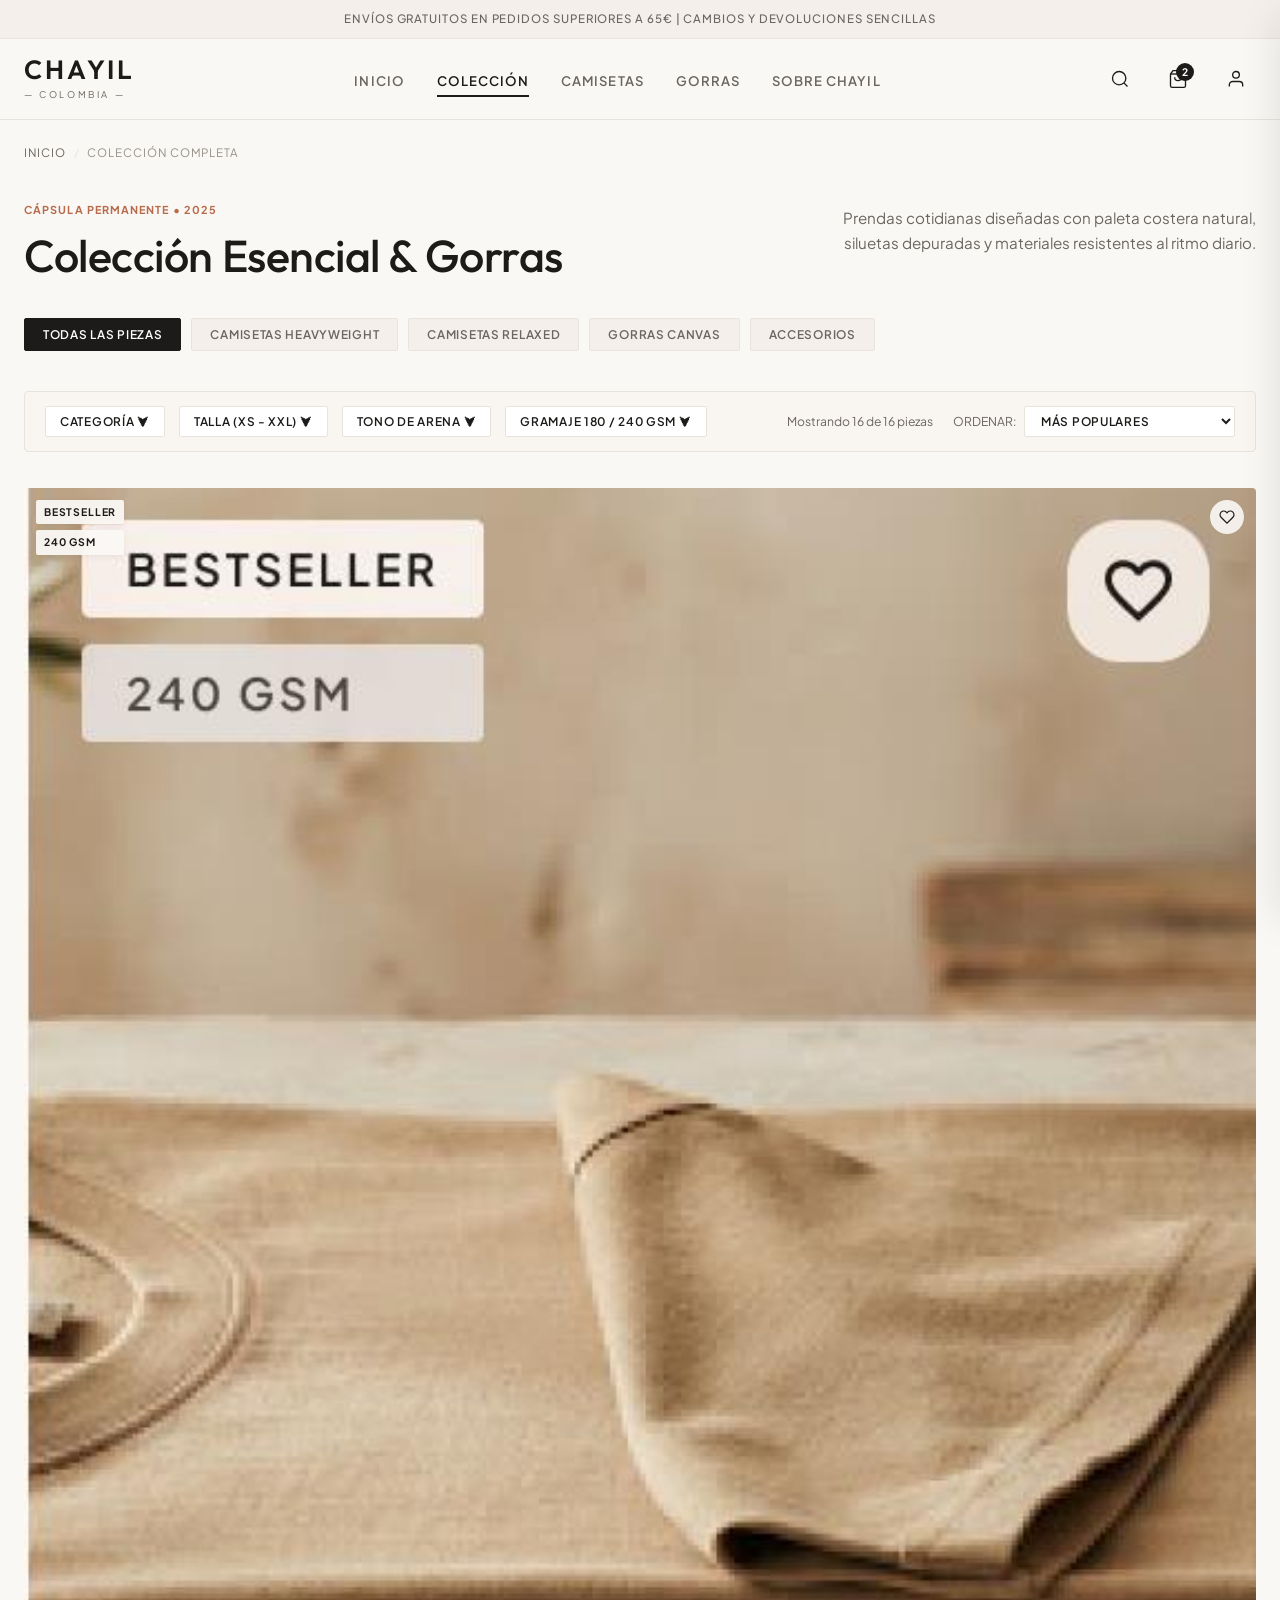
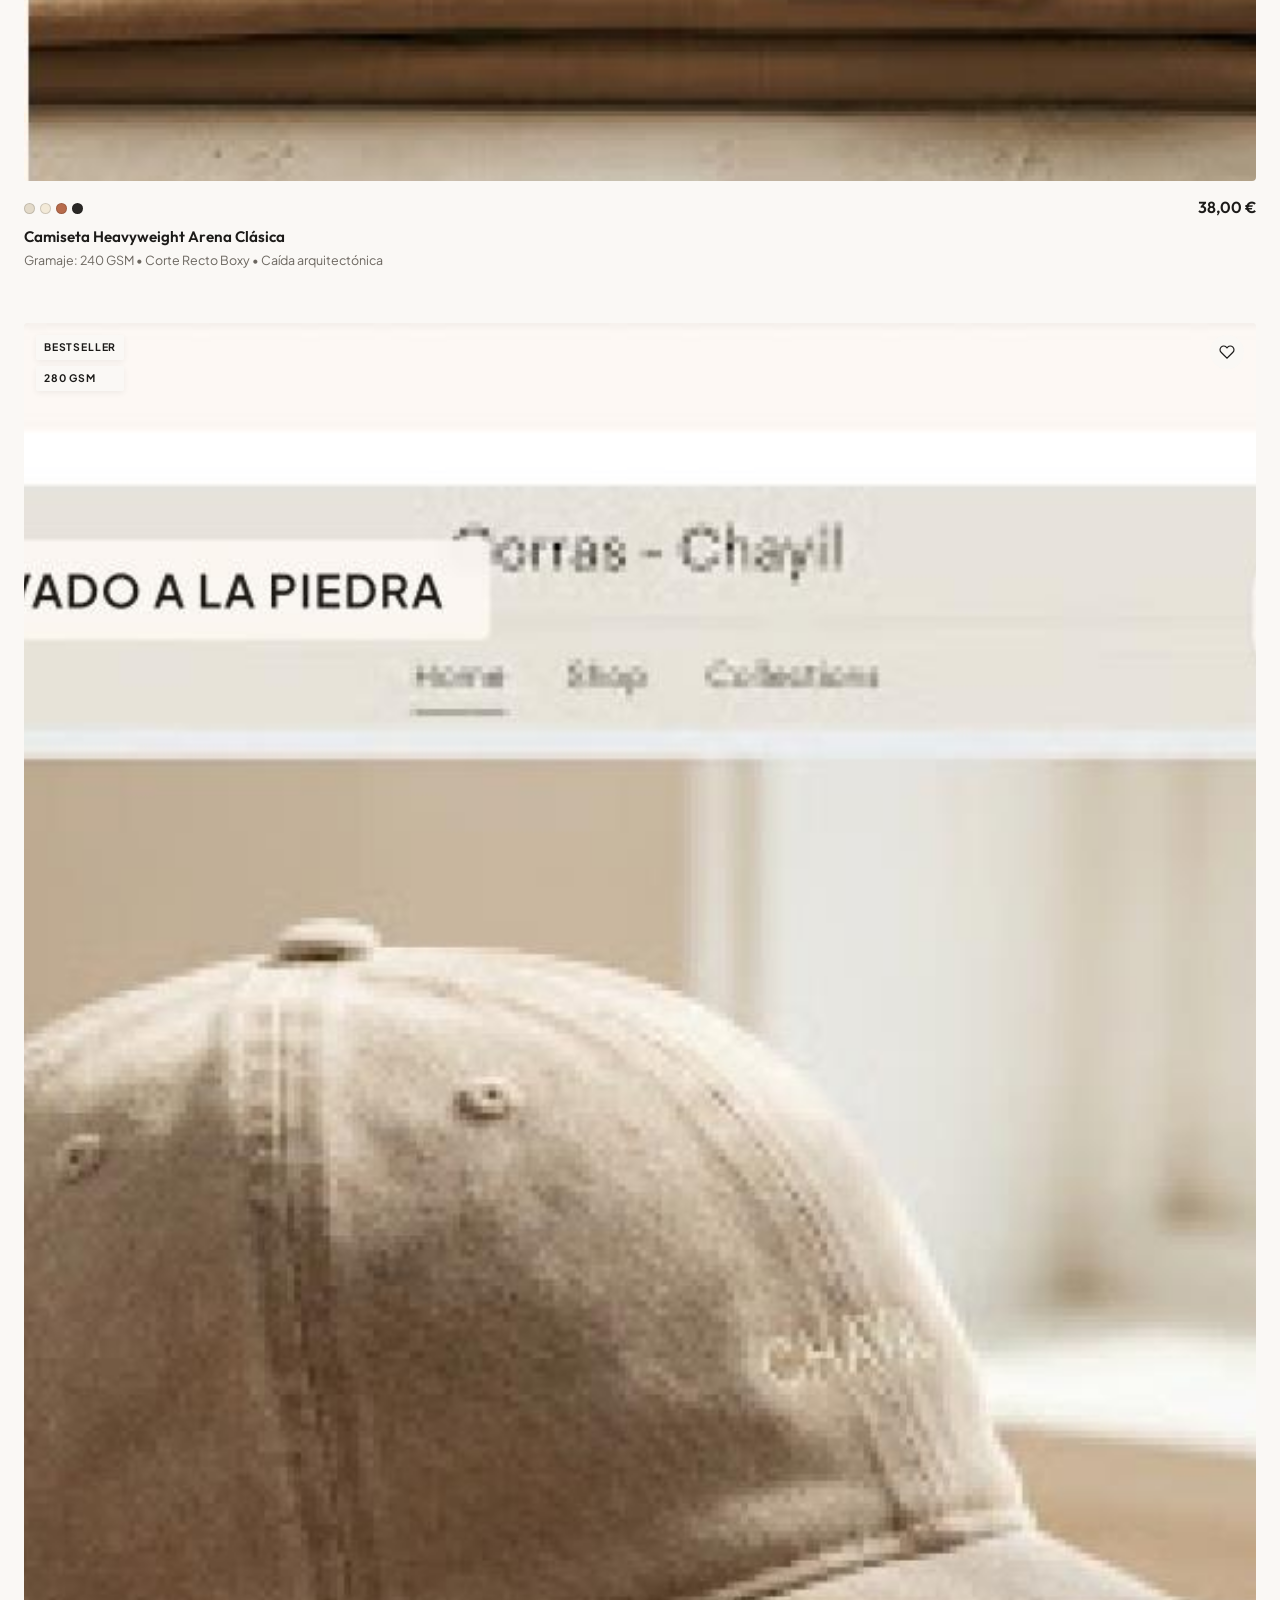
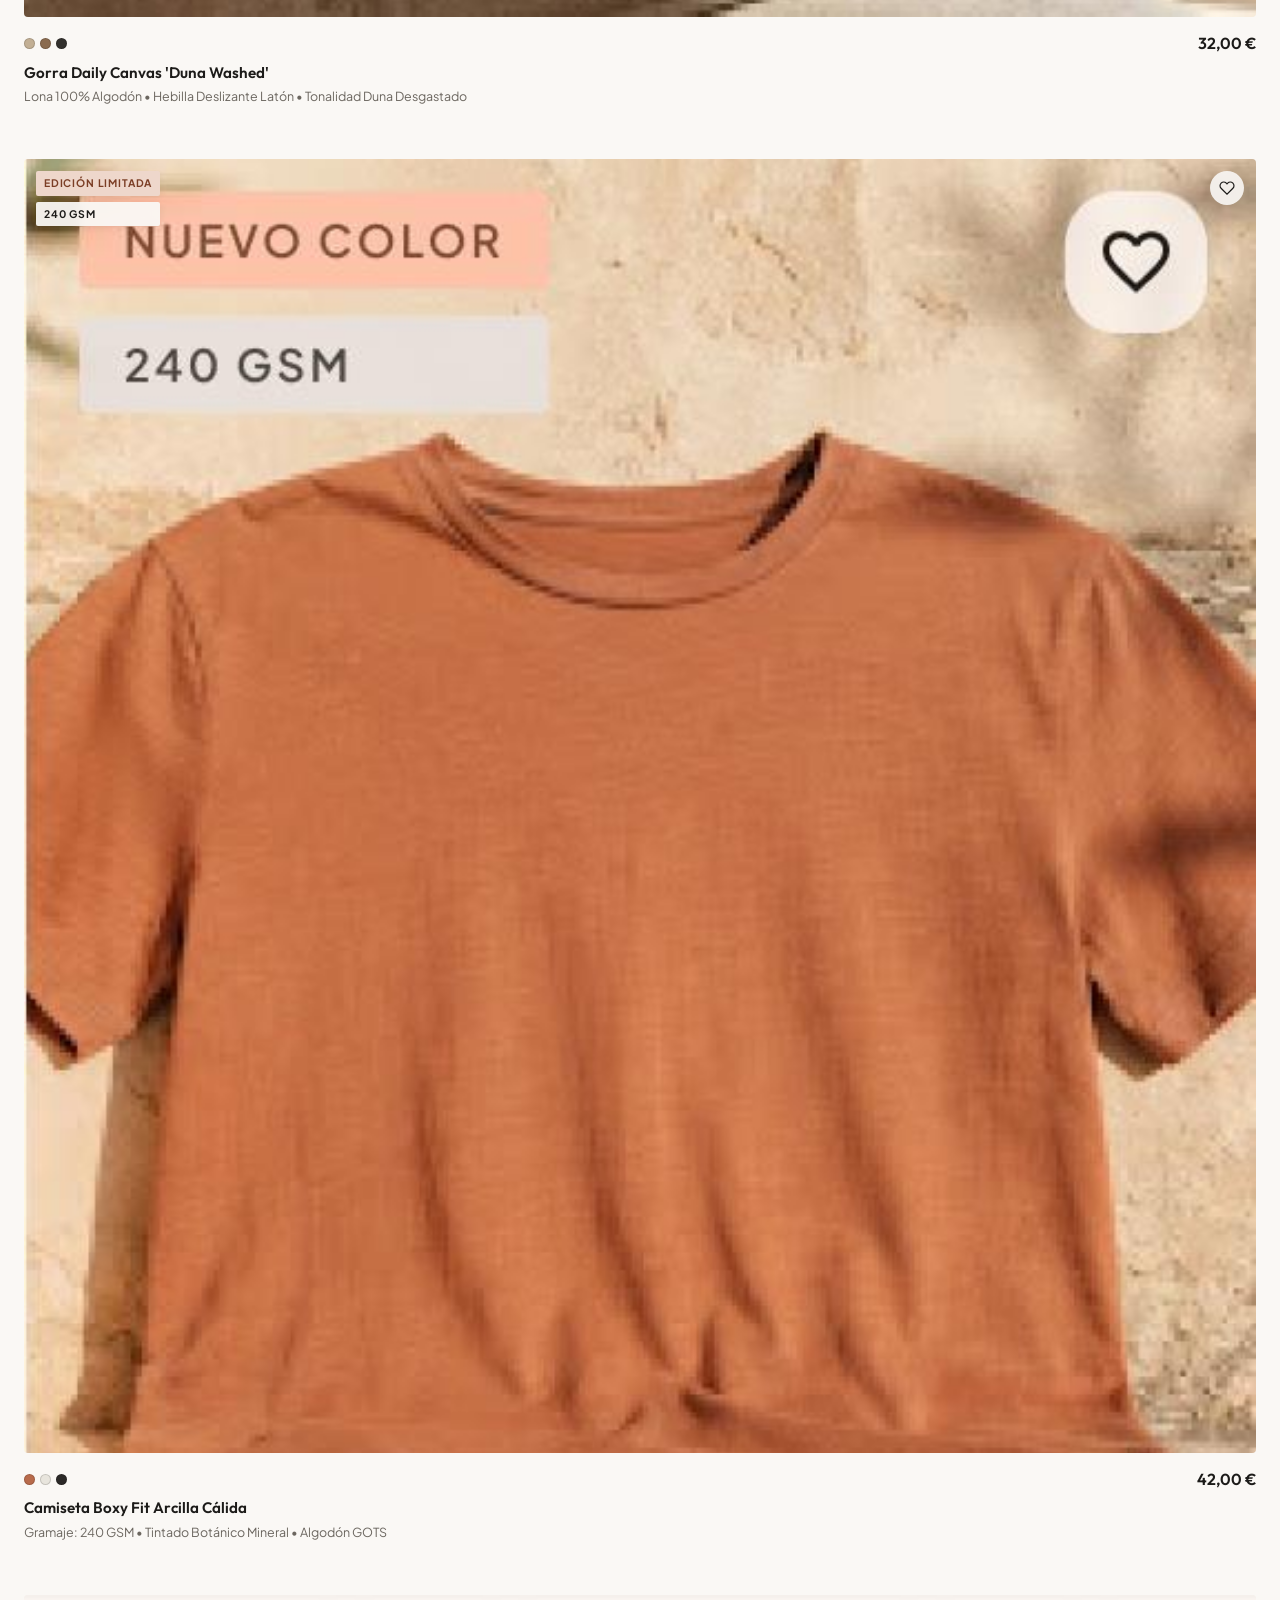
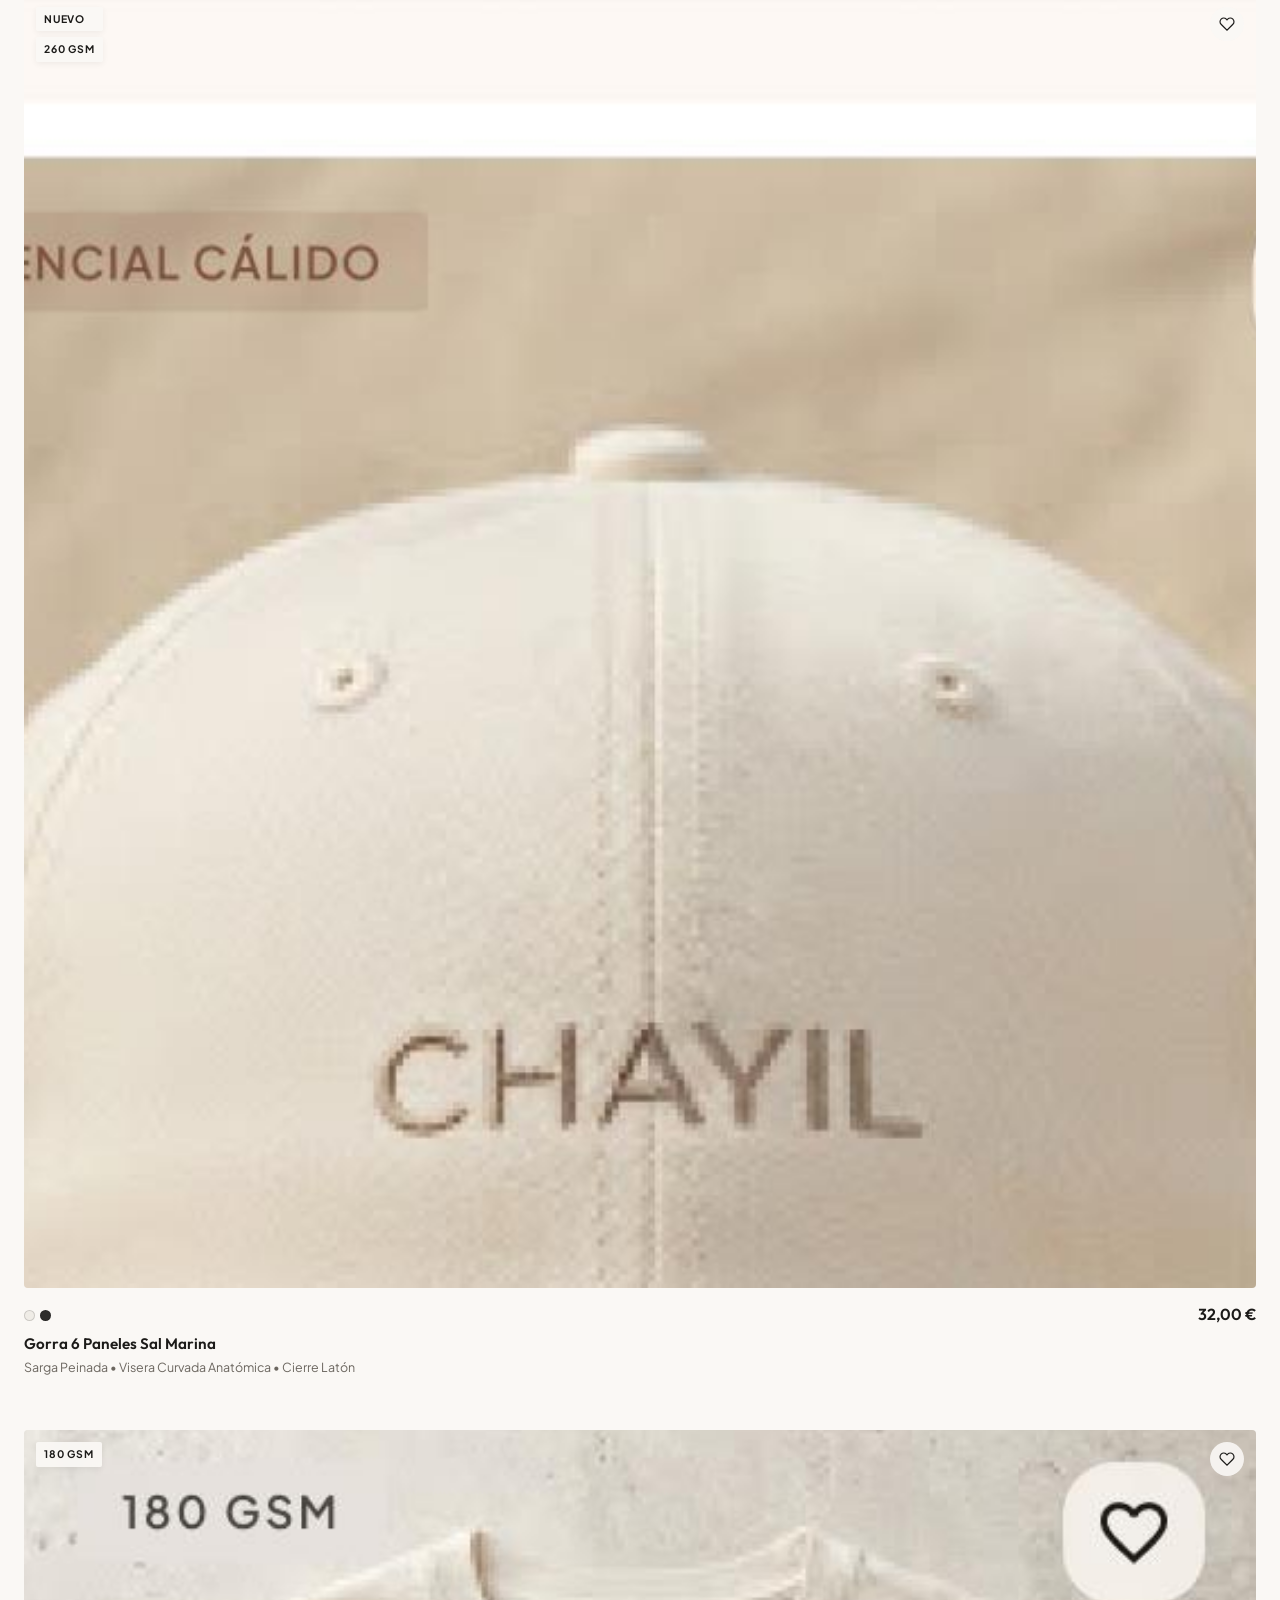
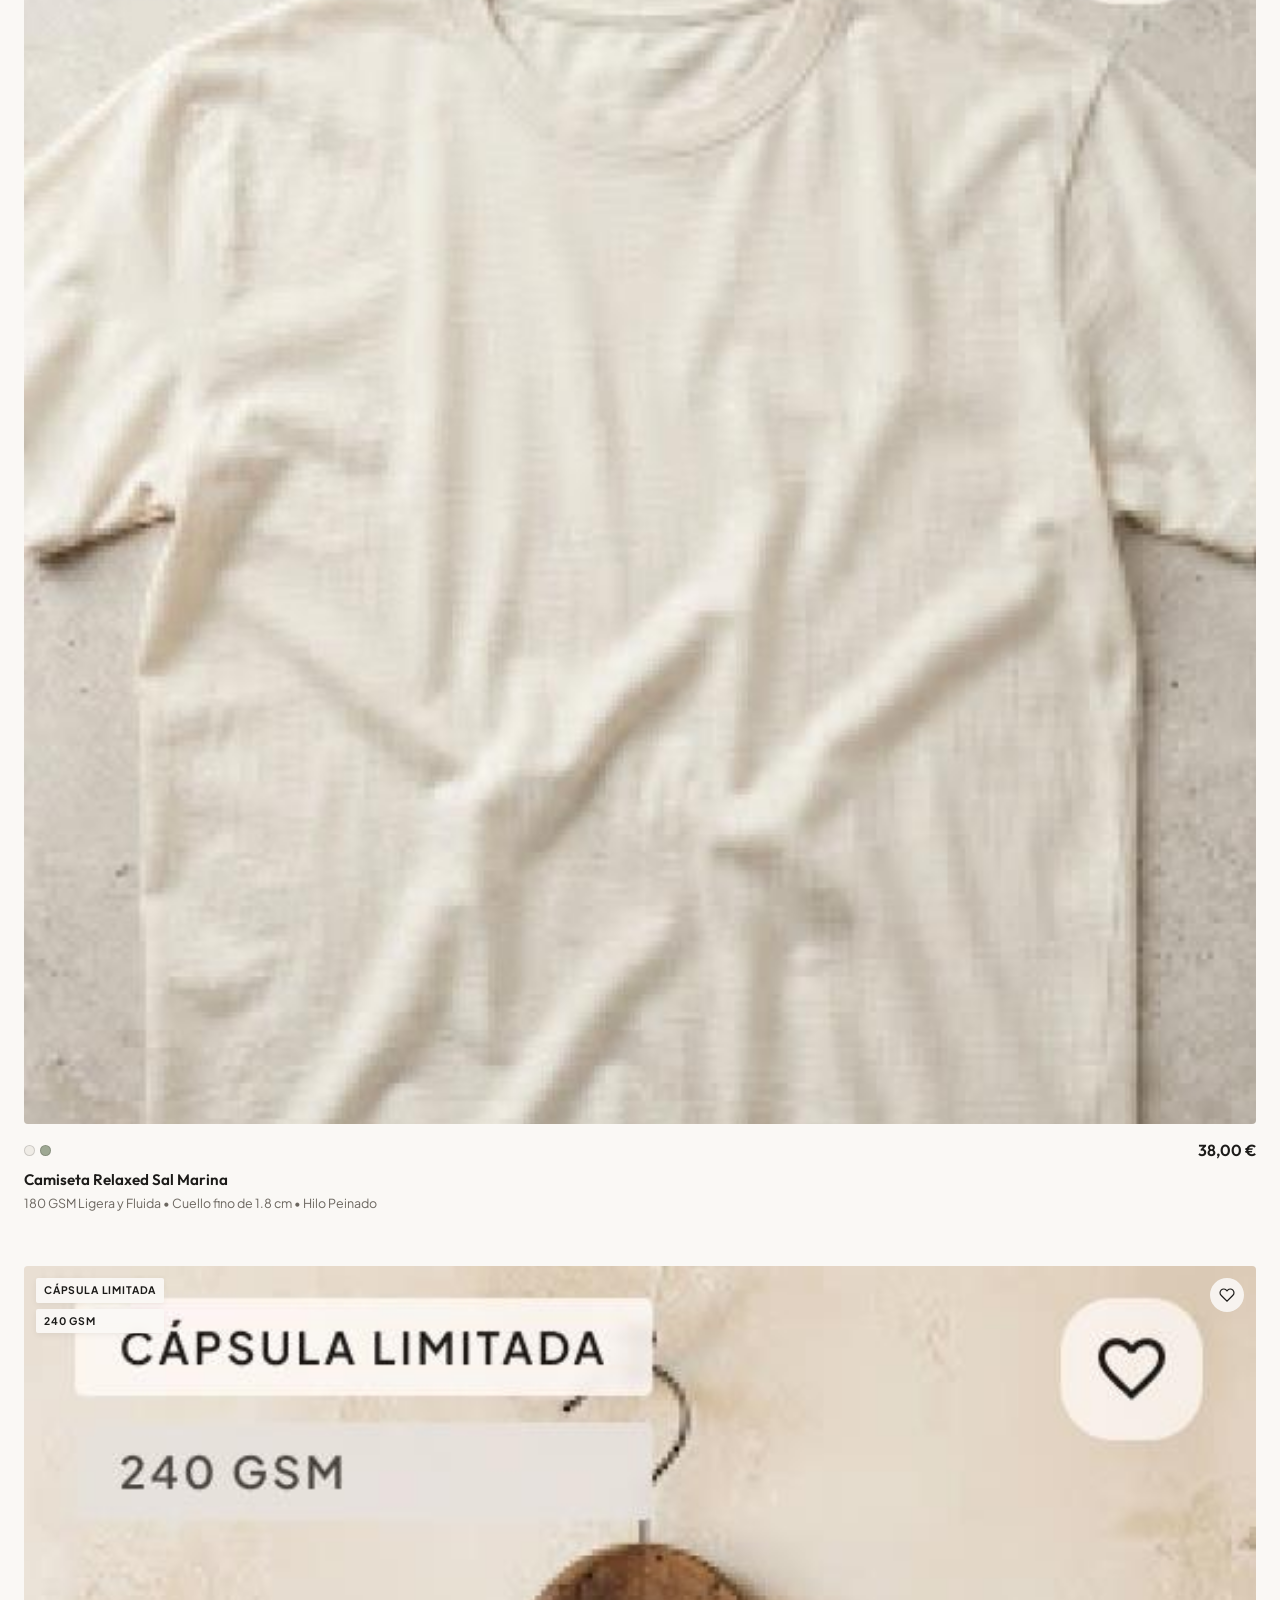
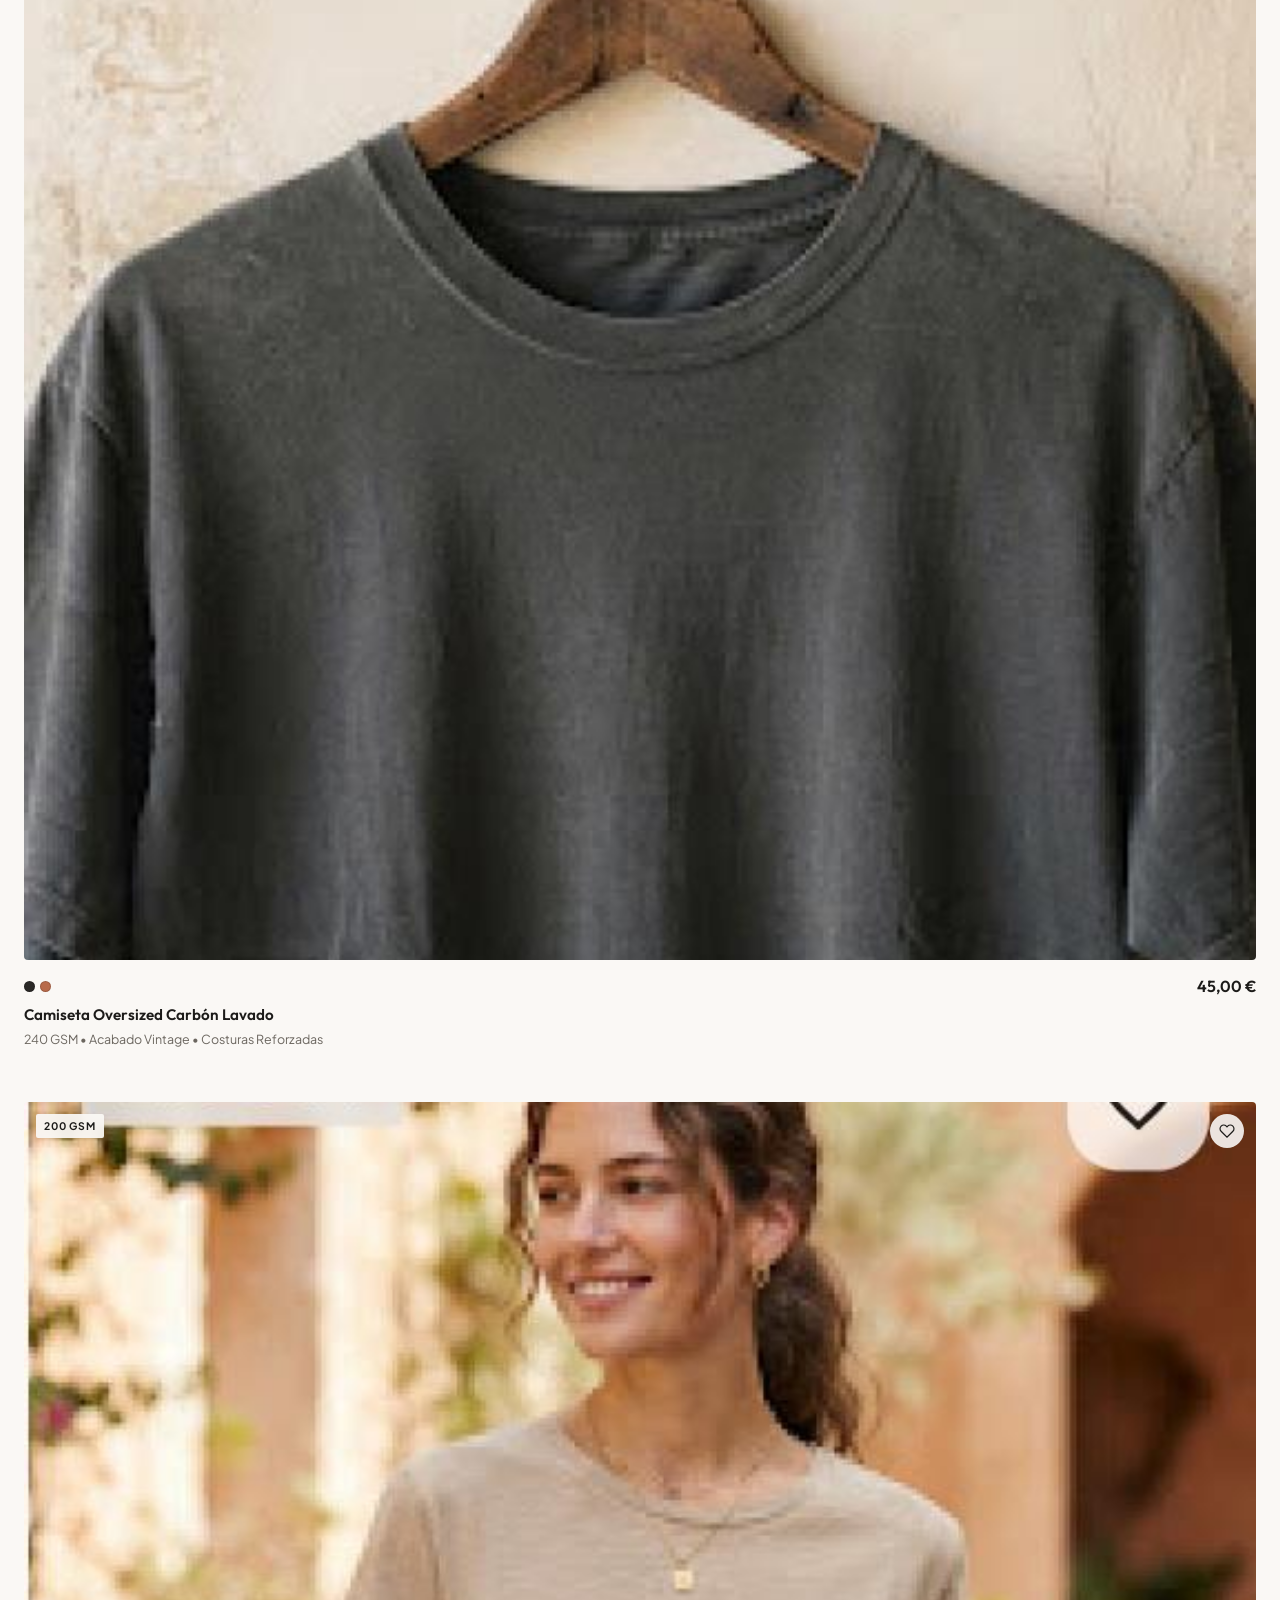
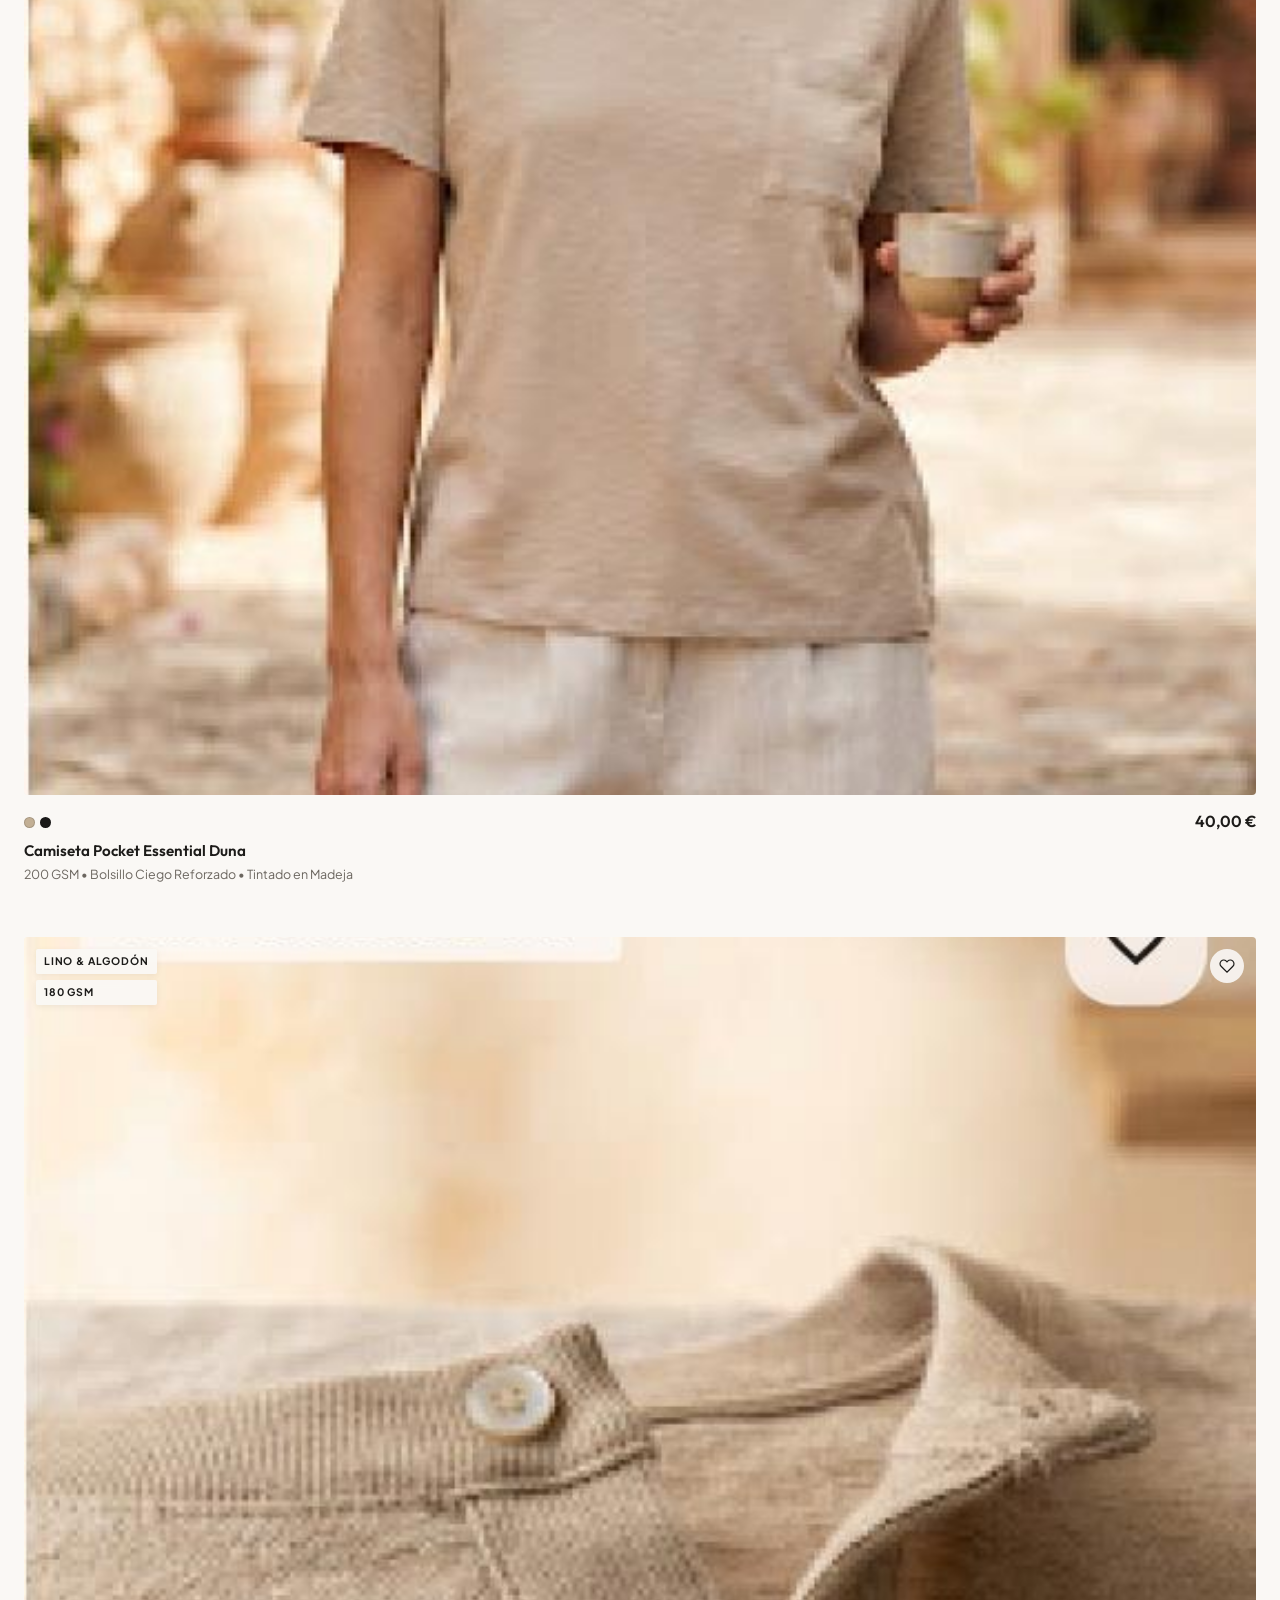
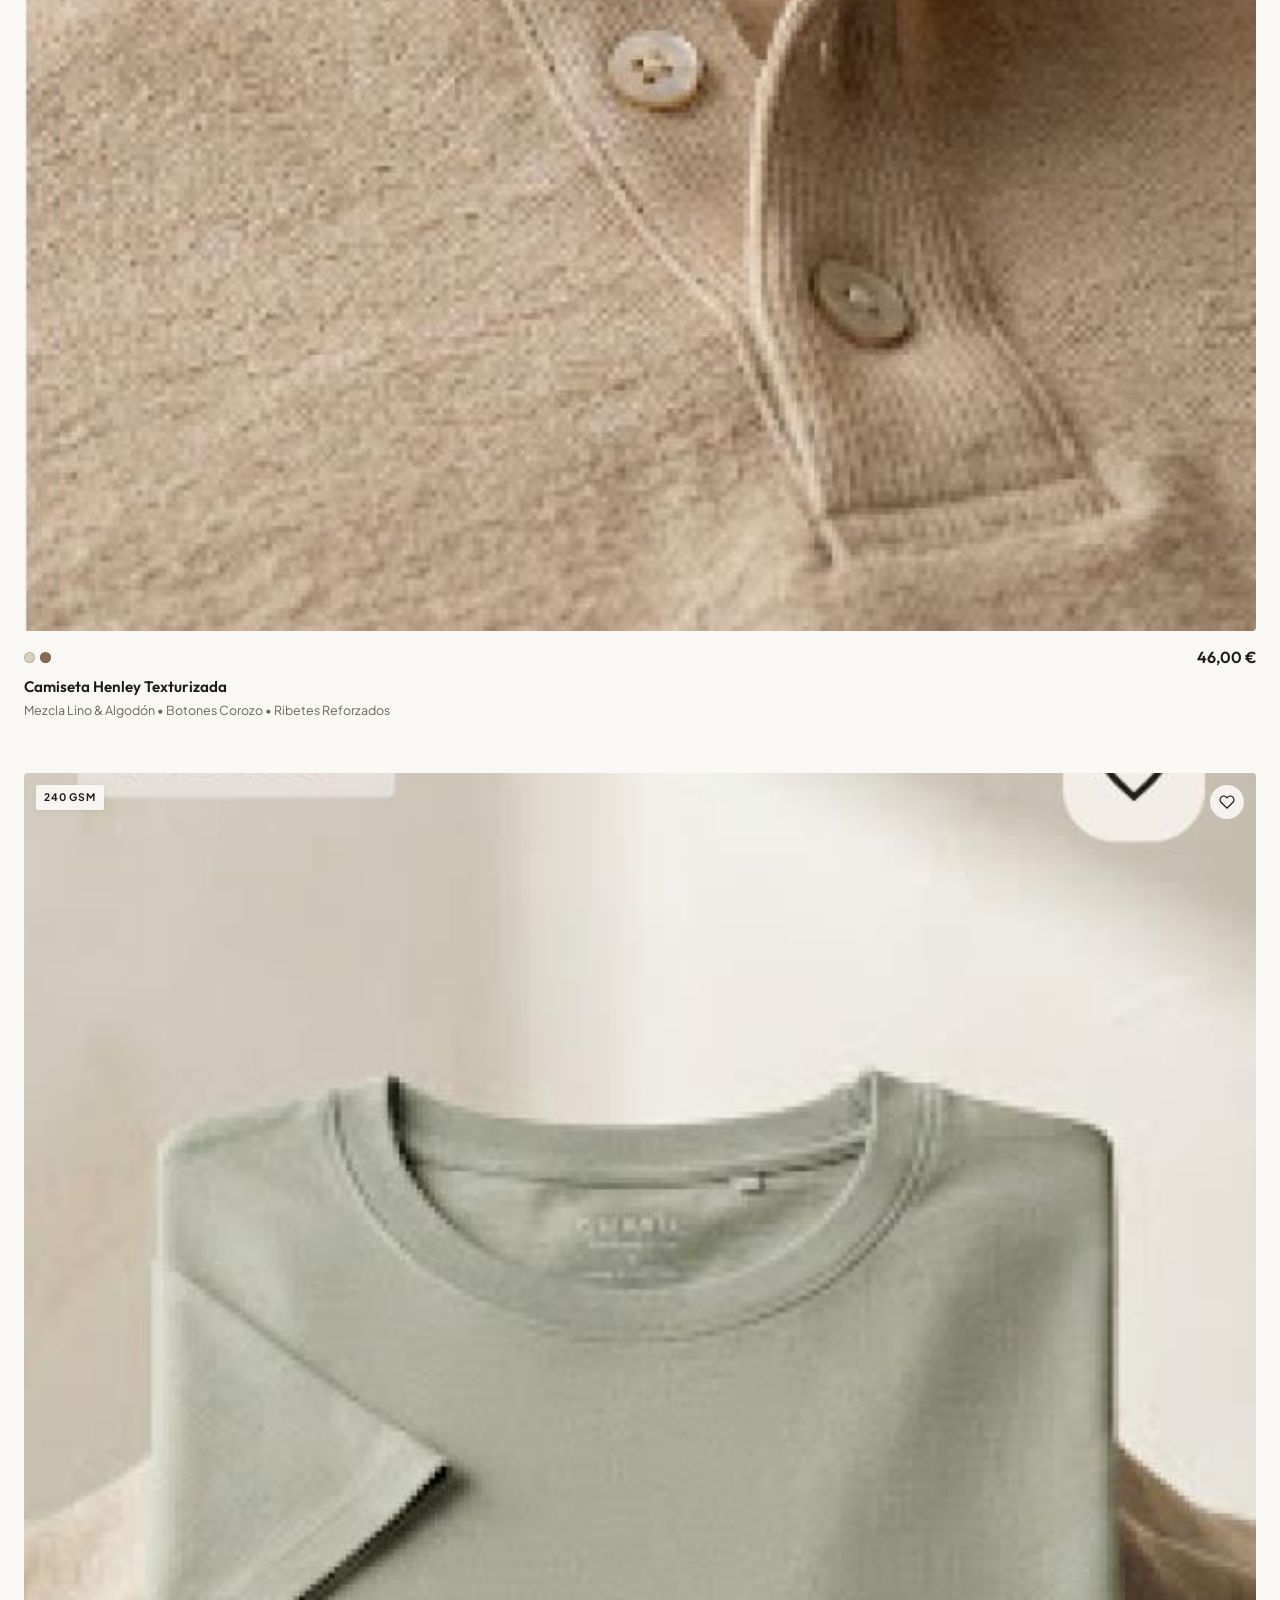
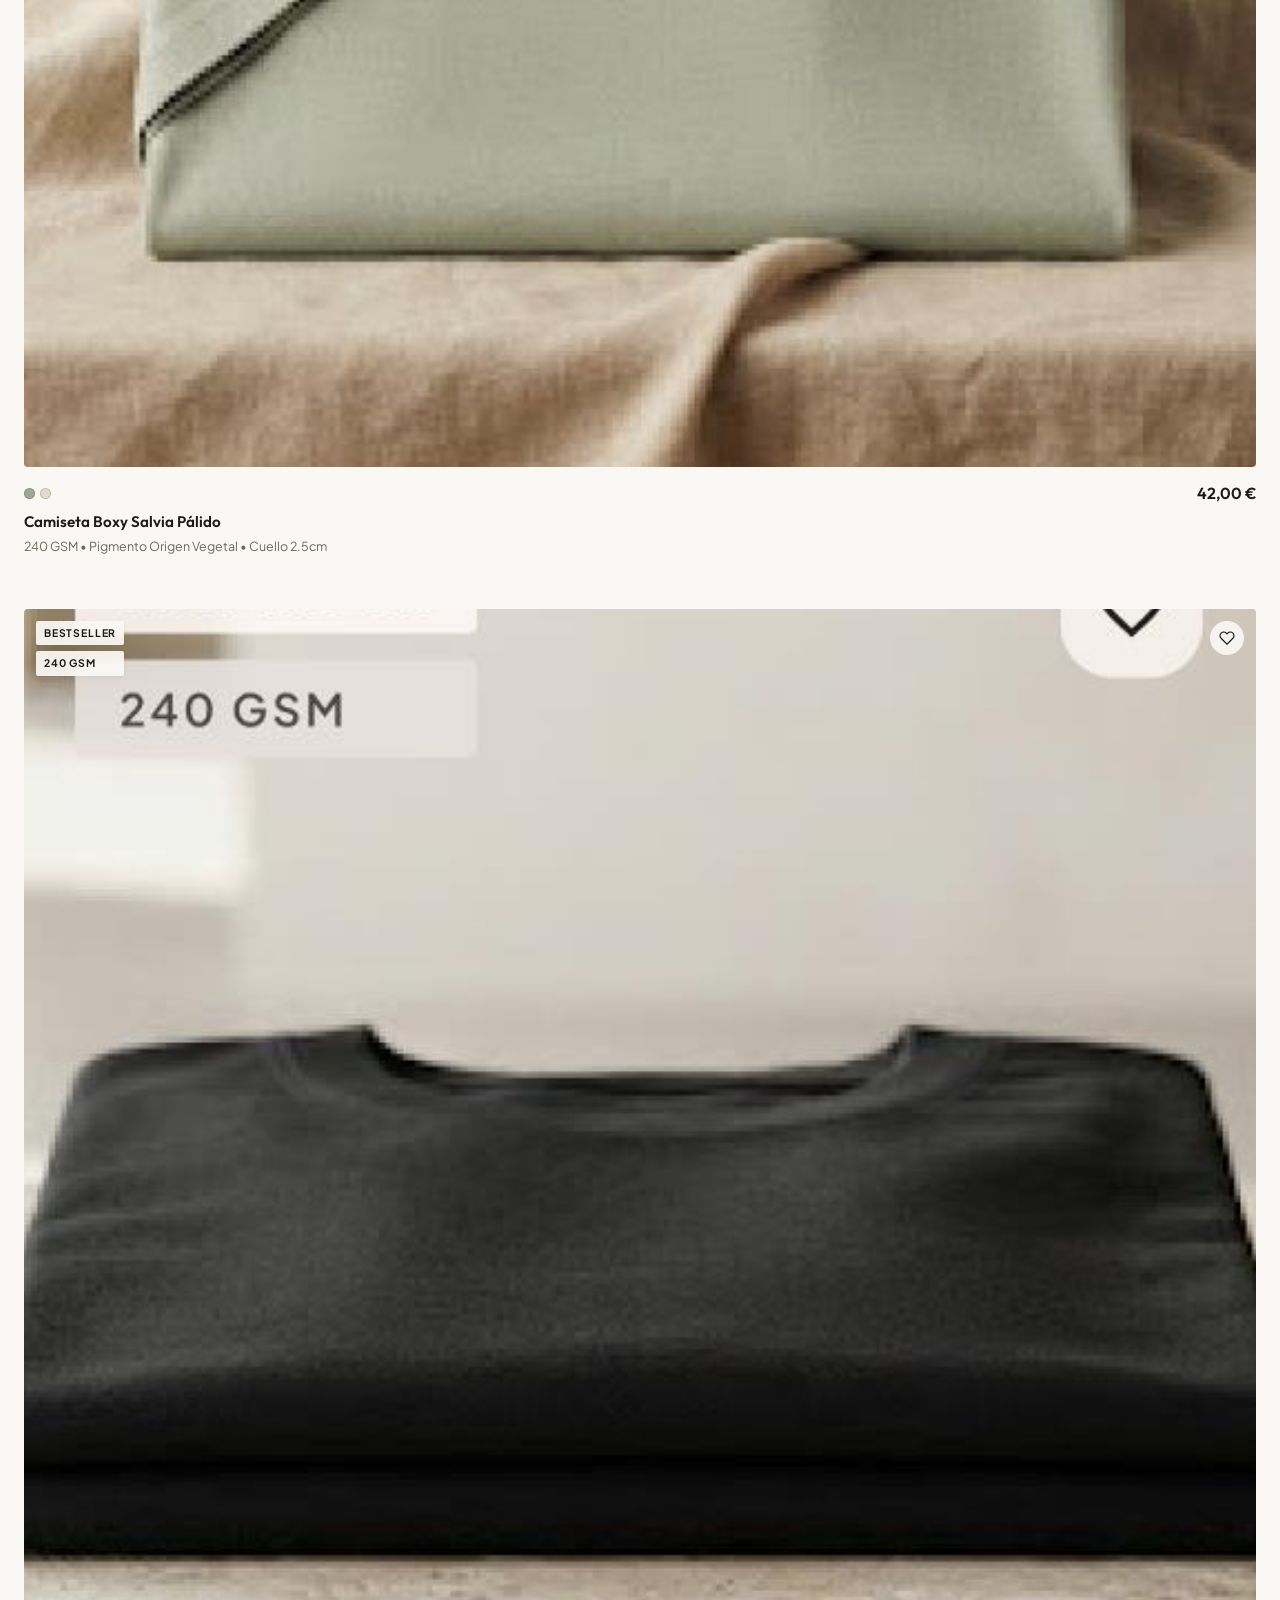
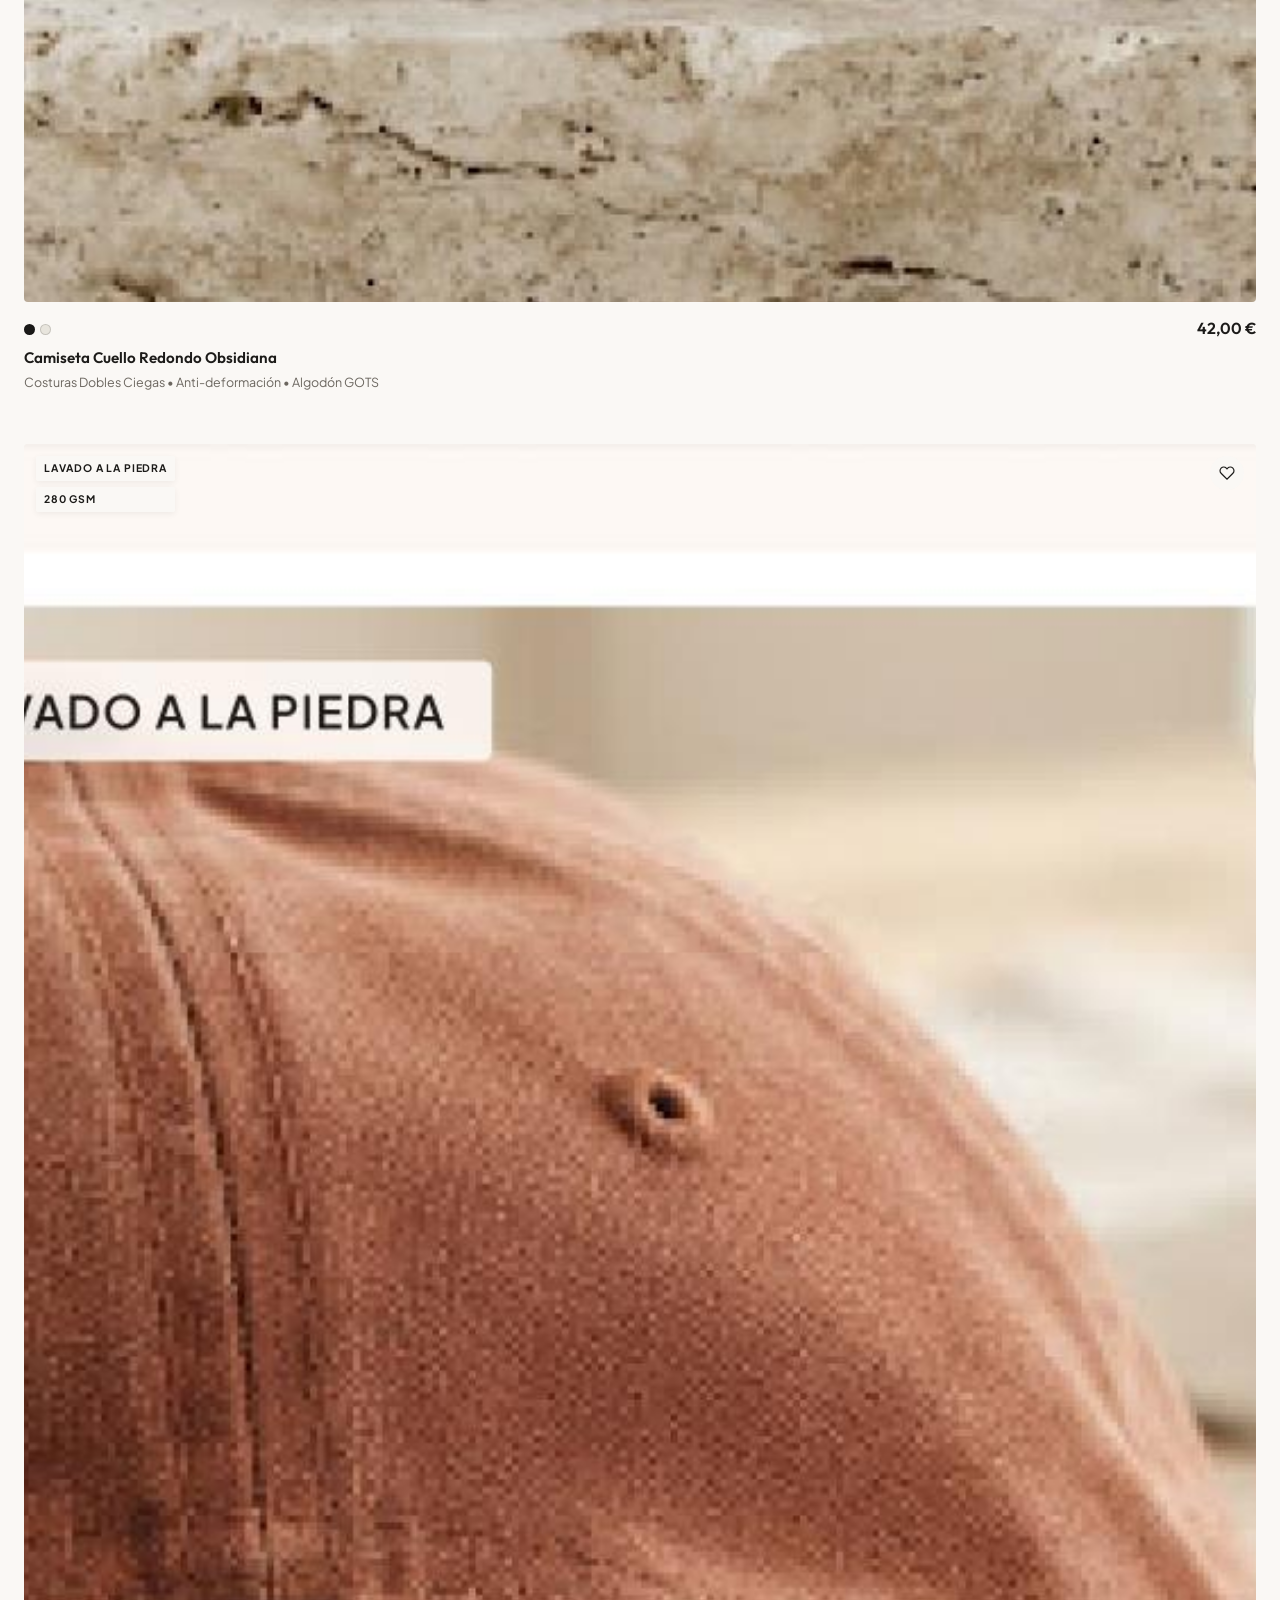
<file: coleccion.html>
<!DOCTYPE html>
<html lang="es">
<head>
  <meta charset="UTF-8">
  <meta name="viewport" content="width=device-width, initial-scale=1.0">
  <title>Catálogo de Colección — Chayil Essentials</title>
  <meta name="description" content="Colección esencial de prendas atemporales y gorras en sarga de algodón. Diseñadas en Colombia con materias primas nobles.">
  <link rel="stylesheet" href="css/main.css">
  <link rel="stylesheet" href="css/catalog.css">
</head>
<body data-page-category="all">

  <!-- Barra Superior -->
  <div class="top-announcement-bar">
    ENVÍOS GRATUITOS EN PEDIDOS SUPERIORES A 65€ | CAMBIOS Y DEVOLUCIONES SENCILLAS
  </div>

  <!-- Cabecera -->
  <header class="site-header">
    <div class="container header-inner">
      <button type="button" id="mobileMenuToggle" class="menu-toggle-btn" aria-label="Abrir menú de navegación">
        <span></span><span></span><span></span>
      </button>

      <a href="index.html" class="site-logo">
        <span class="logo-brand">CHAYIL</span>
        <span class="logo-tagline">— COLOMBIA —</span>
      </a>

      <nav class="main-nav" aria-label="Navegación principal">
        <ul class="nav-links">
          <li><a href="index.html" class="nav-link">INICIO</a></li>
          <li><a href="coleccion.html" class="nav-link active">COLECCIÓN</a></li>
          <li><a href="camisetas.html" class="nav-link">CAMISETAS</a></li>
          <li><a href="gorras.html" class="nav-link">GORRAS</a></li>
          <li><a href="sobre-chayil.html" class="nav-link">SOBRE CHAYIL</a></li>
        </ul>
      </nav>

      <div class="header-actions">
        <button type="button" class="header-action-btn header-search-btn" aria-label="Buscar prendas">
          <svg viewBox="0 0 24 24" fill="none"><circle cx="11" cy="11" r="8"></circle><line x1="21" y1="21" x2="16.65" y2="16.65"></line></svg>
        </button>
        <a href="bolsa.html" class="header-action-btn open-cart-drawer" aria-label="Ver bolsa de compra">
          <svg viewBox="0 0 24 24" fill="none"><path d="M6 2L3 6v14a2 2 0 0 0 2 2h14a2 2 0 0 0 2-2V6l-3-4z"></path><line x1="3" y1="6" x2="21" y2="6"></line><path d="M16 10a4 4 0 0 1-8 0"></path></svg>
          <span class="cart-badge-count header-cart-badge">2</span>
        </a>
        <a href="sobre-chayil.html" class="header-action-btn" aria-label="Mi cuenta / Showroom">
          <svg viewBox="0 0 24 24" fill="none"><path d="M20 21v-2a4 4 0 0 0-4-4H8a4 4 0 0 0-4 4v2"></path><circle cx="12" cy="7" r="4"></circle></svg>
        </a>
      </div>
    </div>
  </header>

  <!-- Mobile Drawer Menu -->
  <aside id="mobileNavDrawer" class="mobile-nav-drawer" aria-label="Menú móvil">
    <div style="display: flex; justify-content: space-between; align-items: center;">
      <span class="logo-brand" style="font-size: 1.3rem;">CHAYIL</span>
      <button type="button" class="mobile-menu-close" style="font-size: 1.6rem;">&times;</button>
    </div>
    <ul class="mobile-links">
      <li><a href="index.html" class="nav-link">Inicio</a></li>
      <li><a href="coleccion.html" class="nav-link active">Colección Completa</a></li>
      <li><a href="camisetas.html" class="nav-link">Camisetas Esenciales</a></li>
      <li><a href="gorras.html" class="nav-link">Gorras Daily Structure</a></li>
      <li><a href="bolsa.html" class="nav-link">Bolsa de Compra</a></li>
      <li><a href="sobre-chayil.html" class="nav-link">Sobre Chayil & Historia</a></li>
    </ul>
  </aside>

  <main>
    <div class="container">
      <!-- Breadcrumb -->
      <nav class="breadcrumb-nav" aria-label="Ruta de navegación">
        <a href="index.html">INICIO</a>
        <span class="breadcrumb-separator">/</span>
        <span>COLECCIÓN COMPLETA</span>
      </nav>

      <!-- Encabezado de Colección -->
      <section class="catalog-header-section">
        <div class="catalog-header-grid">
          <div class="catalog-header-main">
            <span class="catalog-capsule-tag">CÁPSULA PERMANENTE • 2025</span>
            <h1 class="catalog-main-title">Colección Esencial & Gorras</h1>
          </div>
          <p class="catalog-header-aside">
            Prendas cotidianas diseñadas con paleta costera natural, siluetas depuradas y materiales resistentes al ritmo diario.
          </p>
        </div>
      </section>

      <!-- Tabs por Tipo de Prenda -->
      <div class="catalog-tabs-bar">
        <button type="button" class="catalog-tab-btn active" data-filter="all">TODAS LAS PIEZAS</button>
        <button type="button" class="catalog-tab-btn" data-filter="heavyweight">CAMISETAS HEAVYWEIGHT</button>
        <button type="button" class="catalog-tab-btn" data-filter="relaxed">CAMISETAS RELAXED</button>
        <button type="button" class="catalog-tab-btn" data-filter="gorras">GORRAS CANVAS</button>
        <button type="button" class="catalog-tab-btn" data-filter="accesorios">ACCESORIOS</button>
      </div>

      <!-- Barra de Filtros y Ordenación -->
      <div class="catalog-toolbar">
        <div class="toolbar-filters-group">
          <button type="button" class="filter-dropdown-btn">CATEGORÍA ⮟</button>
          <button type="button" class="filter-dropdown-btn">TALLA (XS - XXL) ⮟</button>
          <button type="button" class="filter-dropdown-btn">TONO DE ARENA ⮟</button>
          <button type="button" class="filter-dropdown-btn">GRAMAJE 180 / 240 GSM ⮟</button>
        </div>
        <div class="toolbar-meta-group">
          <span id="catalogItemCount">Mostrando catálogo completo</span>
          <div class="sort-select-wrapper">
            <span>ORDENAR:</span>
            <select id="sortSelect" class="sort-select" aria-label="Ordenar productos">
              <option value="popular">MÁS POPULARES</option>
              <option value="price-asc">PRECIO: MENOR A MAYOR</option>
              <option value="price-desc">PRECIO: MAYOR A MENOR</option>
              <option value="rating">MEJOR VALORADAS</option>
            </select>
          </div>
        </div>
      </div>

      <!-- Rejilla de Productos Dinámica -->
      <div class="products-grid-4" id="catalogProductsGrid">
        <!-- Rellenado dinámicamente mediante js/catalog.js -->
      </div>

      <!-- Guía Textil Educativa -->
      <section class="textile-guide-banner">
        <div class="guide-banner-content">
          <span class="guide-pill">
            <svg width="13" height="13" viewBox="0 0 24 24" fill="none" stroke="currentColor" stroke-width="2" style="margin-right: 5px;"><circle cx="12" cy="12" r="10"></circle><line x1="12" y1="16" x2="12" y2="12"></line><line x1="12" y1="8" x2="12.01" y2="8"></line></svg>
            GUÍA TEXTIL CHAYIL
          </span>
          <h3 class="guide-banner-title">¿240 GSM o 180 GSM? Encuentra el gramaje adecuado a tu rutina</h3>
          <p class="guide-banner-desc">
            El gramaje por metro cuadrado define la caída, la transpirabilidad y la presencia arquitectónica del tejido. Diseñamos nuestras piezas pensando en la adaptabilidad entre el clima cálido y los días frescos de costa.
          </p>
          <div class="guide-gsm-specs">
            <span>• 180 GSM: LIGERA, FLUIDA Y VERANIEGA</span>
            <span>• 240 GSM: ROBUSTA, ESTRUCTURADA Y DURADERA</span>
          </div>
        </div>
        <div class="guide-banner-cta-box">
          <div class="density-badge">
            <div class="density-circle">240</div>
            <div class="density-text">
              <strong>DENSIDAD ÓPTIMA</strong>
              <span>Tejido peinado sin impurezas</span>
            </div>
          </div>
          <a href="camisetas.html" class="btn-primary">LEER GUÍA COMPLETA</a>
        </div>
      </section>

      <!-- Banner de Pack Trilogía -->
      <section class="pack-offer-banner">
        <div class="pack-offer-left">
          <div class="pack-tags">
            <span class="pack-tag-pill">VENTAJA EXCLUSIVA</span>
            <span class="pack-tag-pill">CÁPSULA MODULAR</span>
          </div>
          <h2 class="pack-title">Pack Trilogía Esencial</h2>
          <p class="pack-desc">
            Combina 3 camisetas esenciales en cualquiera de nuestros tonos y gramajes. Recíbelas presentadas en nuestra emblemática caja kraft reciclada con papel de seda vegetal libre de ácidos.
          </p>
          <div class="pack-price-cta-row">
            <div class="pack-price-box">
              <span class="pack-price-current">98,00 €</span>
              <span class="pack-price-old">114,00 €</span>
              <span class="pack-savings-tag">(AHORRO 15%)</span>
            </div>
            <button type="button" class="btn-primary" data-add-to-cart="pack-trilogia" data-size="M">
              CONFIGURAR TRILOGÍA
            </button>
          </div>
        </div>
        <div class="pack-photo-box">
          <img src="assets/images/pack_trilogia.jpg" alt="Pack de tres camisetas en estuche kraft">
          <span class="pack-photo-badge">INCLUYE ESTUCHE KRAFT</span>
        </div>
      </section>

      <!-- Paginación -->
      <div class="catalog-pagination">
        <span>Mostrando 1 - 8 de 24 piezas de armario</span>
        <div class="pagination-numbers">
          <button type="button" class="page-num-btn" aria-label="Página anterior">&lt;</button>
          <button type="button" class="page-num-btn active">1</button>
          <button type="button" class="page-num-btn">2</button>
          <button type="button" class="page-num-btn">3</button>
          <button type="button" class="page-num-btn" aria-label="Página siguiente">&gt;</button>
        </div>
        <a href="coleccion.html" class="view-all-catalog-link">VER TODO EL CATÁLOGO</a>
      </div>
    </div>

      <!-- Franja de Garantías de Colección -->
    <section class="trust-guarantee-bar">
      <div class="container trust-guarantee-grid">
        <div class="trust-item">
          <span class="trust-icon">
            <svg width="20" height="20" viewBox="0 0 24 24" fill="none" stroke="currentColor" stroke-width="1.5">
              <path d="M12 2a10 10 0 0 1 10 10c0 5.523-4.477 10-10 10S2 17.523 2 12c0-3.35 1.64-6.31 4.15-8.15"></path>
              <path d="M12 2v20"></path>
              <path d="M12 12c3.5 0 6-2.5 6-6"></path>
            </svg>
          </span>
          <div class="trust-text">
            <h6>Algodón Orgánico Certificado</h6>
            <p>Cultivado sin pesticidas químicos en parcelas regenerativas seleccionadas en la cuenca mediterránea.</p>
          </div>
        </div>
        <div class="trust-item">
          <span class="trust-icon">
            <svg width="20" height="20" viewBox="0 0 24 24" fill="none" stroke="currentColor" stroke-width="1.5">
              <rect x="1" y="3" width="15" height="13" rx="1"></rect>
              <polygon points="16 8 20 8 23 11 23 16 16 16 16 8"></polygon>
              <circle cx="5.5" cy="18.5" r="2.5"></circle>
              <circle cx="18.5" cy="18.5" r="2.5"></circle>
            </svg>
          </span>
          <div class="trust-text">
            <h6>Envíos Neutros & 30 Días</h6>
            <p>Embalaje 100% reciclado sin plásticos de un solo uso y devoluciones gratuitas en península.</p>
          </div>
        </div>
        <div class="trust-item">
          <span class="trust-icon">
            <svg width="20" height="20" viewBox="0 0 24 24" fill="none" stroke="currentColor" stroke-width="1.5">
              <path d="M12 22s8-4 8-10V5l-8-3-8 3v7c0 6 8 10 8 10z"></path>
            </svg>
          </span>
          <div class="trust-text">
            <h6>Garantía de Costuras</h6>
            <p>Refuerzo doble pespunte en cuello y hombros diseñado para soportar más de 200 lavados sin perder silueta.</p>
          </div>
        </div>
      </div>
    </section>
  </main>

  <!-- Footer Completo -->
  <footer class="site-footer">
    <div class="container">
      <div class="footer-top-grid">
        <div class="footer-brand">
          <h4>CHAYIL</h4>
          <p>
            Ropa esencial y piezas seleccionadas con calma mediterránea. Sostenibilidad, materiales naturales y arquitectura textil creada para perdurar en el tiempo.
          </p>
          <span class="footer-badge-ethical">
            <svg width="13" height="13" viewBox="0 0 24 24" fill="none" stroke="currentColor" stroke-width="2" style="margin-right: 4px;"><path d="M12 2a10 10 0 0 1 10 10c0 5.523-4.477 10-10 10S2 17.523 2 12c0-3.35 1.64-6.31 4.15-8.15"></path><path d="M12 2v20"></path></svg>
            ALGODÓN 100% ORGÁNICO & ÉTICO
          </span>
        </div>
        <div class="footer-col">
          <h5>EXPLORAR</h5>
          <ul>
            <li><a href="coleccion.html">Nueva Temporada</a></li>
            <li><a href="camisetas.html">Camisetas Pesadas</a></li>
            <li><a href="gorras.html">Gorras de Algodón</a></li>
            <li><a href="sobre-chayil.html">Nuestro Taller</a></li>
          </ul>
        </div>
        <div class="footer-col">
          <h5>AYUDA & CONTACTO</h5>
          <ul>
            <li><a href="sobre-chayil.html#showroom">Preguntas Frecuentes</a></li>
            <li><a href="camisetas.html#guia-tallas">Guía de Tallas</a></li>
            <li><a href="bolsa.html">Estado del Pedido</a></li>
            <li><a href="sobre-chayil.html#contacto">Contacto Directo</a></li>
          </ul>
        </div>
        <div class="footer-col footer-newsletter-box">
          <h5>BOLETÍN CONSCIENTE</h5>
          <p>Recibe lanzamientos cápsula y reflexiones sobre diseño atemporal.</p>
          <form class="footer-input-wrapper newsletter-form">
            <input type="email" placeholder="Introduce tu correo" required aria-label="Correo para newsletter">
            <button type="submit" aria-label="Suscribirse">→</button>
          </form>
        </div>
      </div>
      <div class="footer-bottom-bar">
        <span>© 2025 Chayil Essentials. Todos los derechos reservados.</span>
        <div class="payment-methods-text">
          <span>VISA</span><span>MASTERCARD</span><span>APPLE PAY</span><span>KLARNA</span>
        </div>
      </div>
    </div>
  </footer>

  <!-- Scripts -->
  <script src="js/products-data.js"></script>
  <script src="js/cart.js"></script>
  <script src="js/main.js"></script>
  <script src="js/catalog.js"></script>
</body>
</html>
</file>
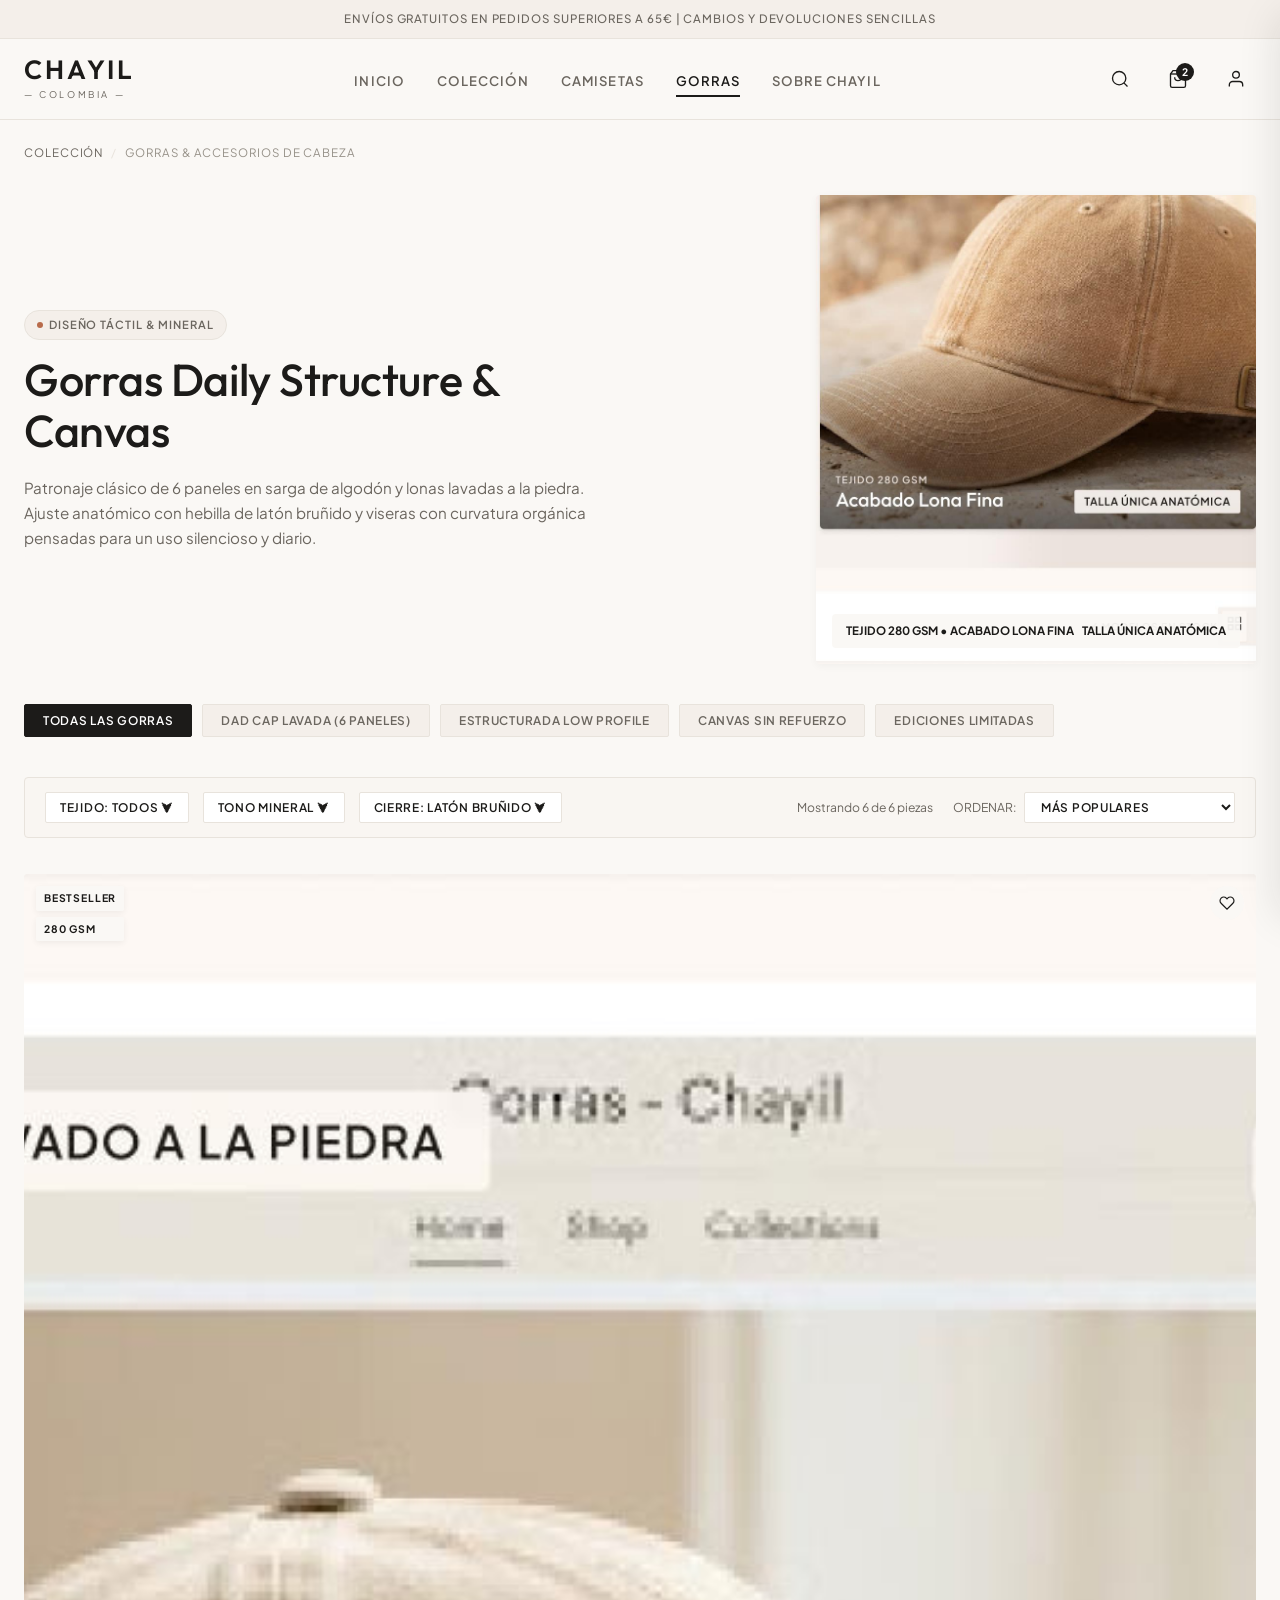
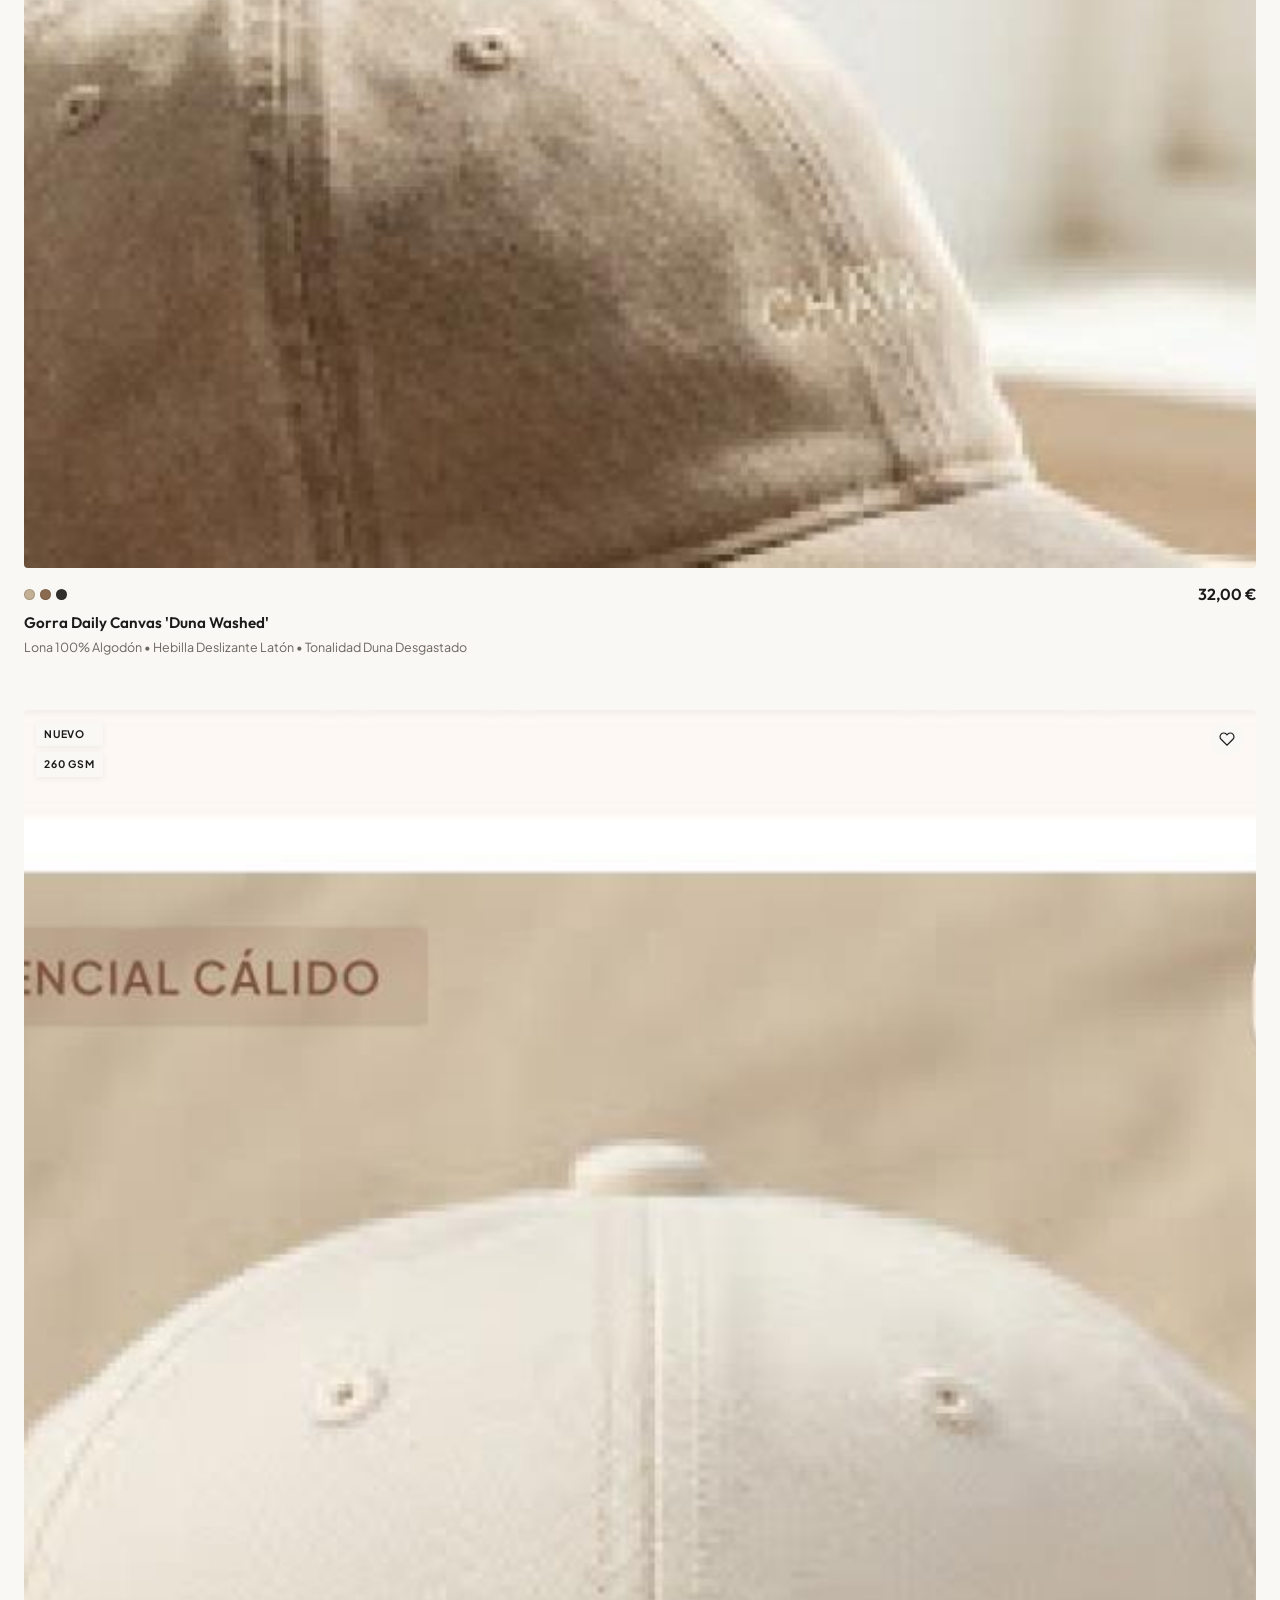
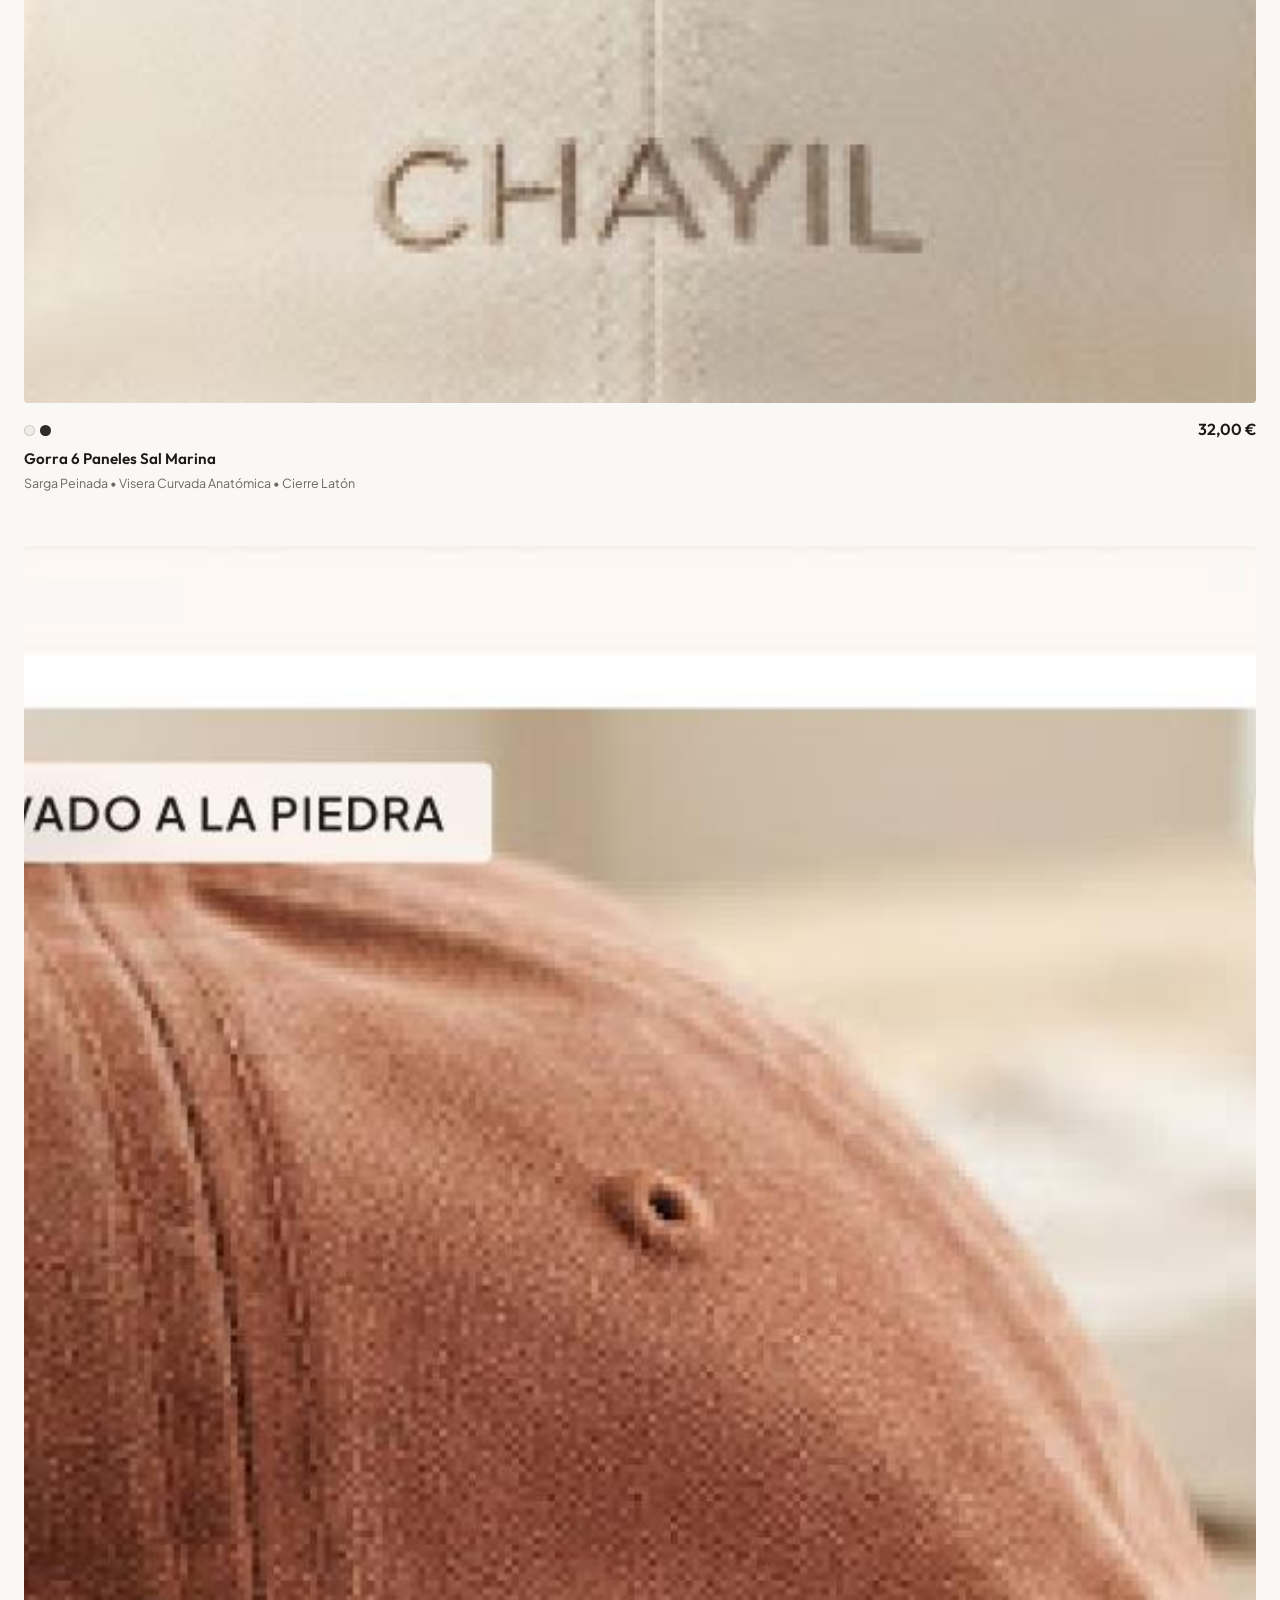
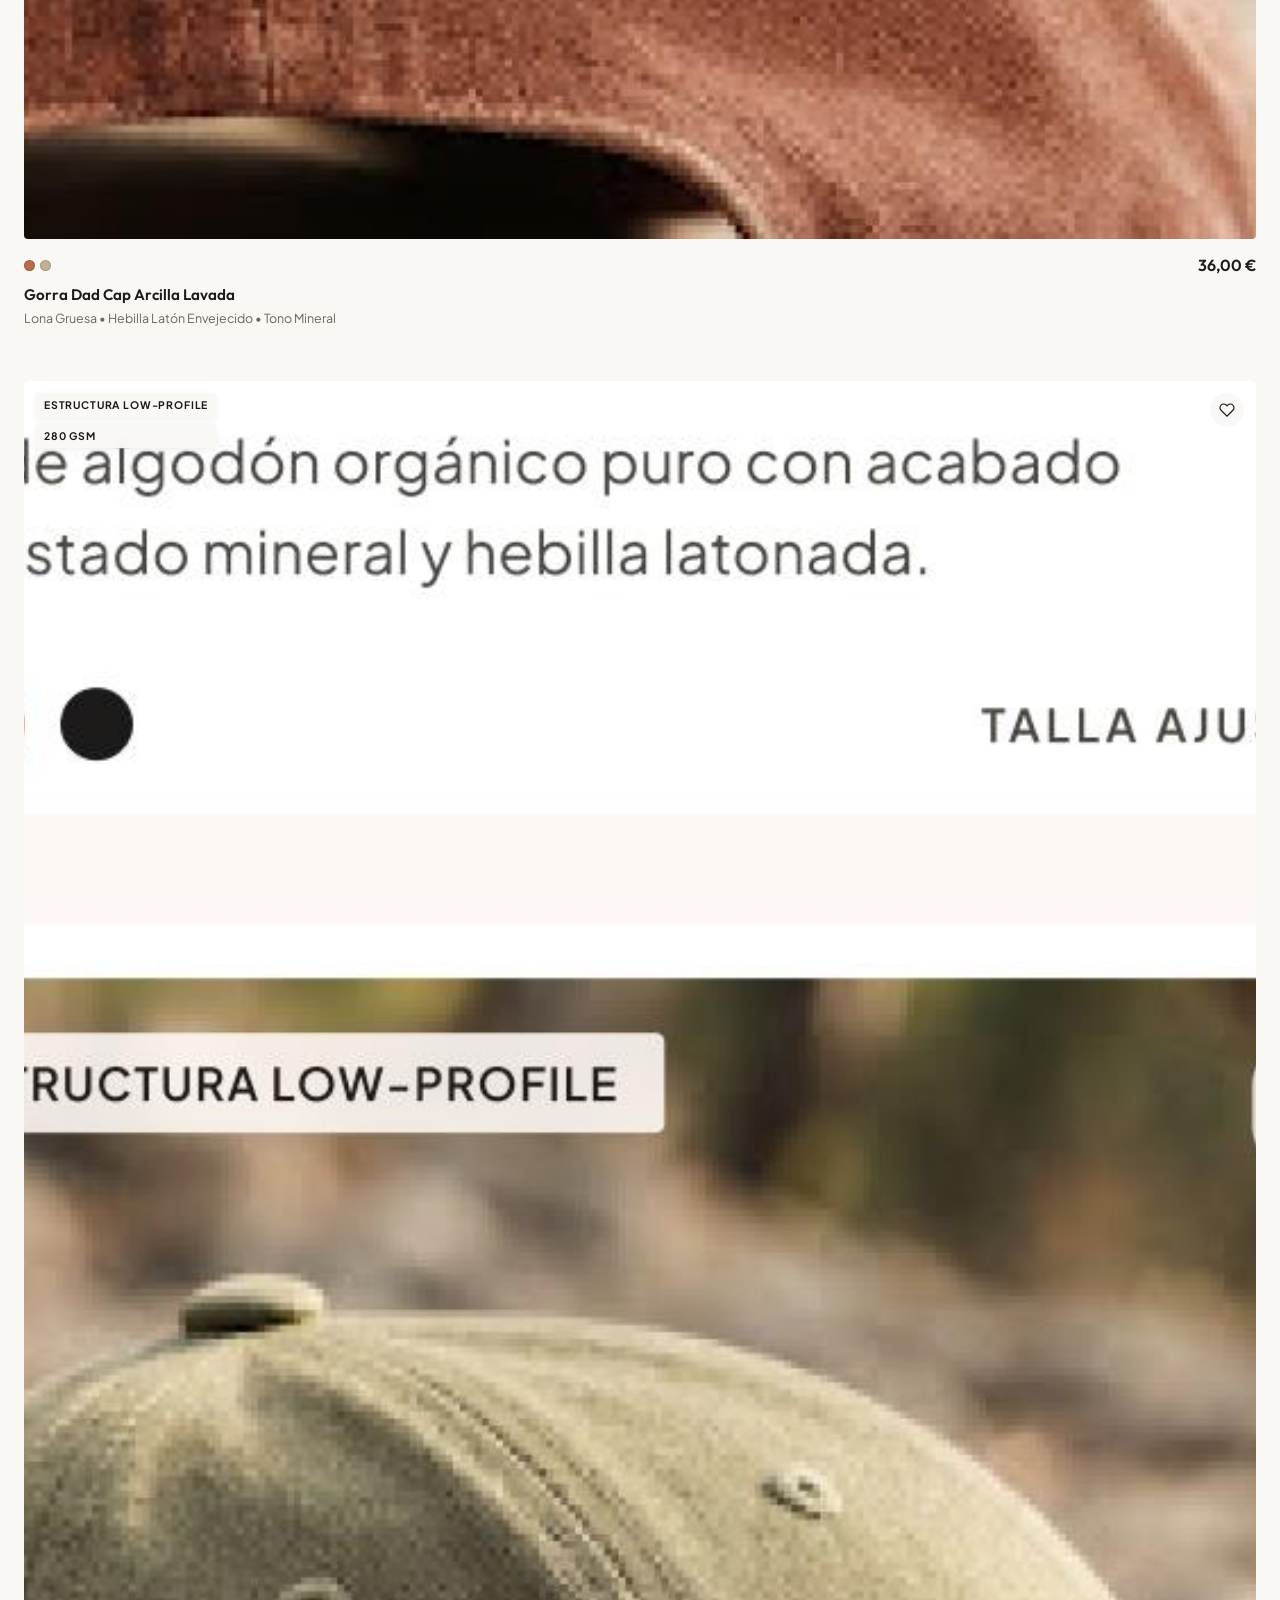
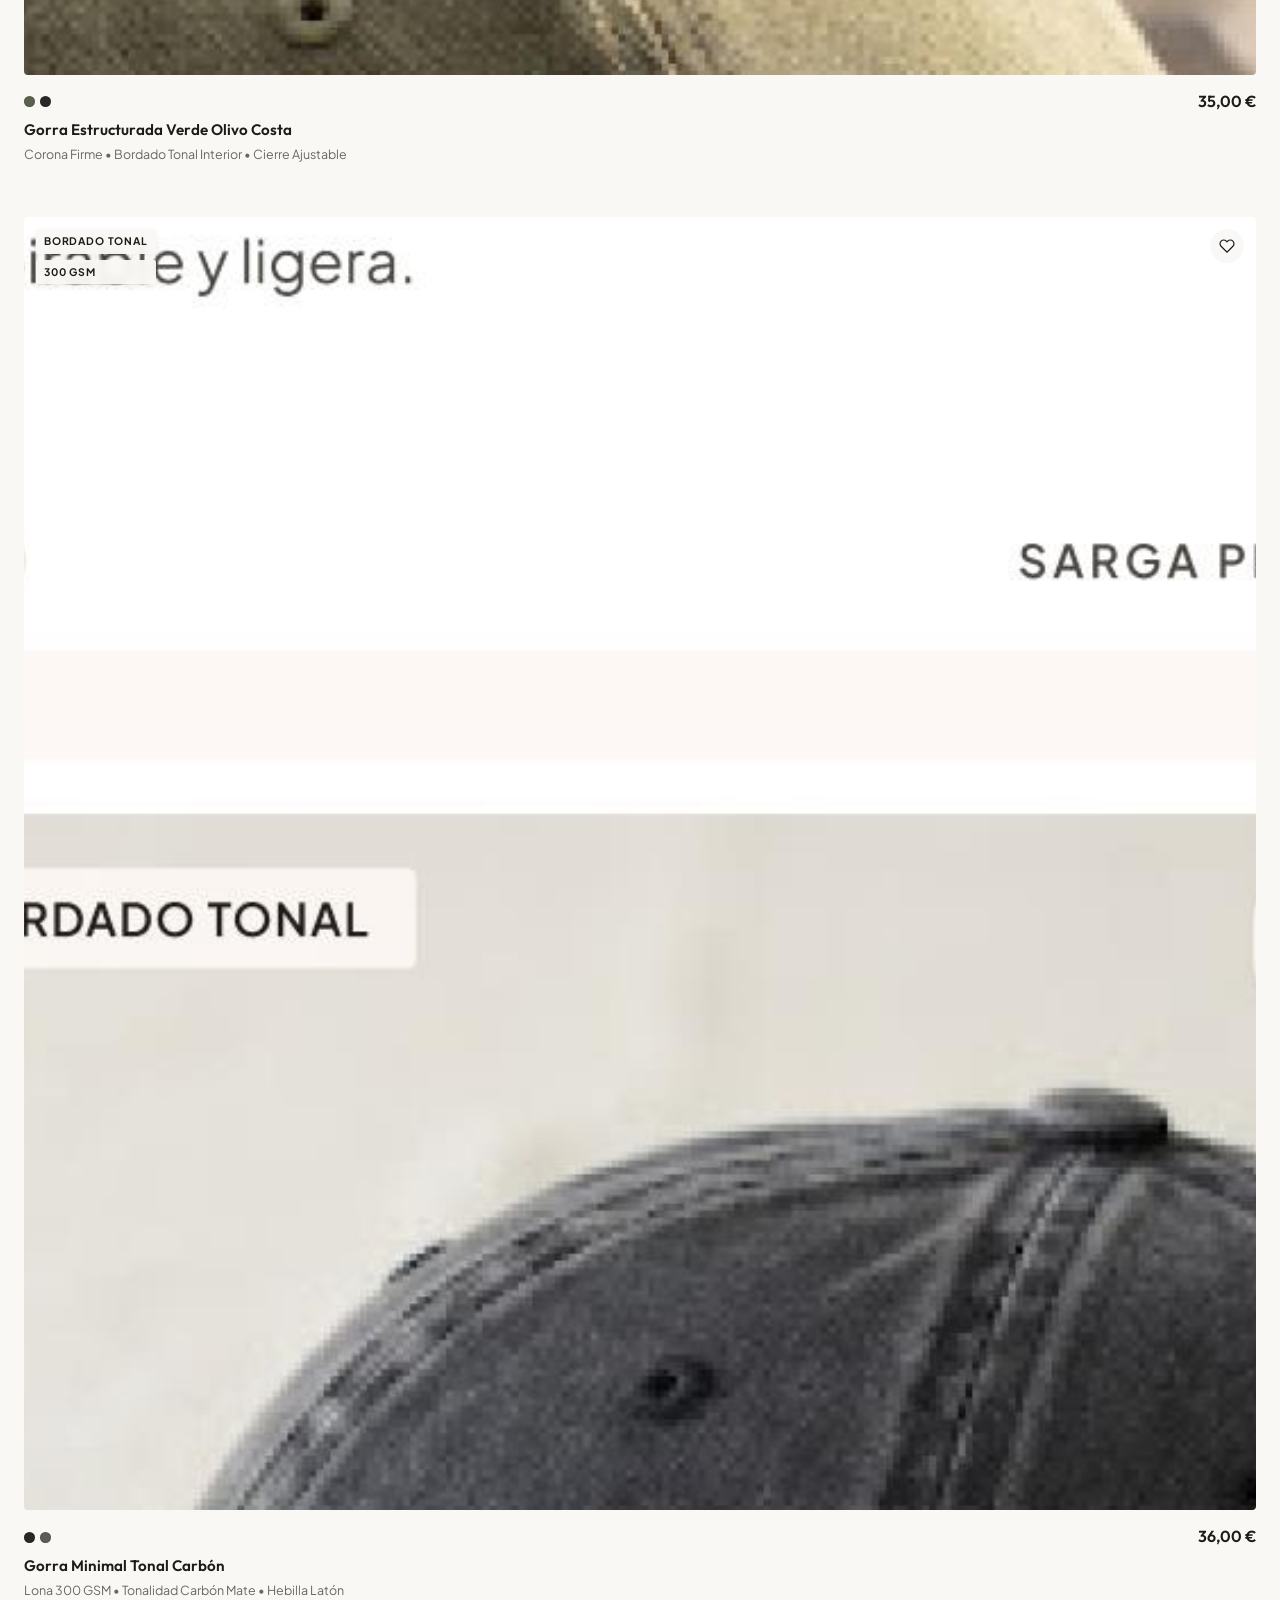
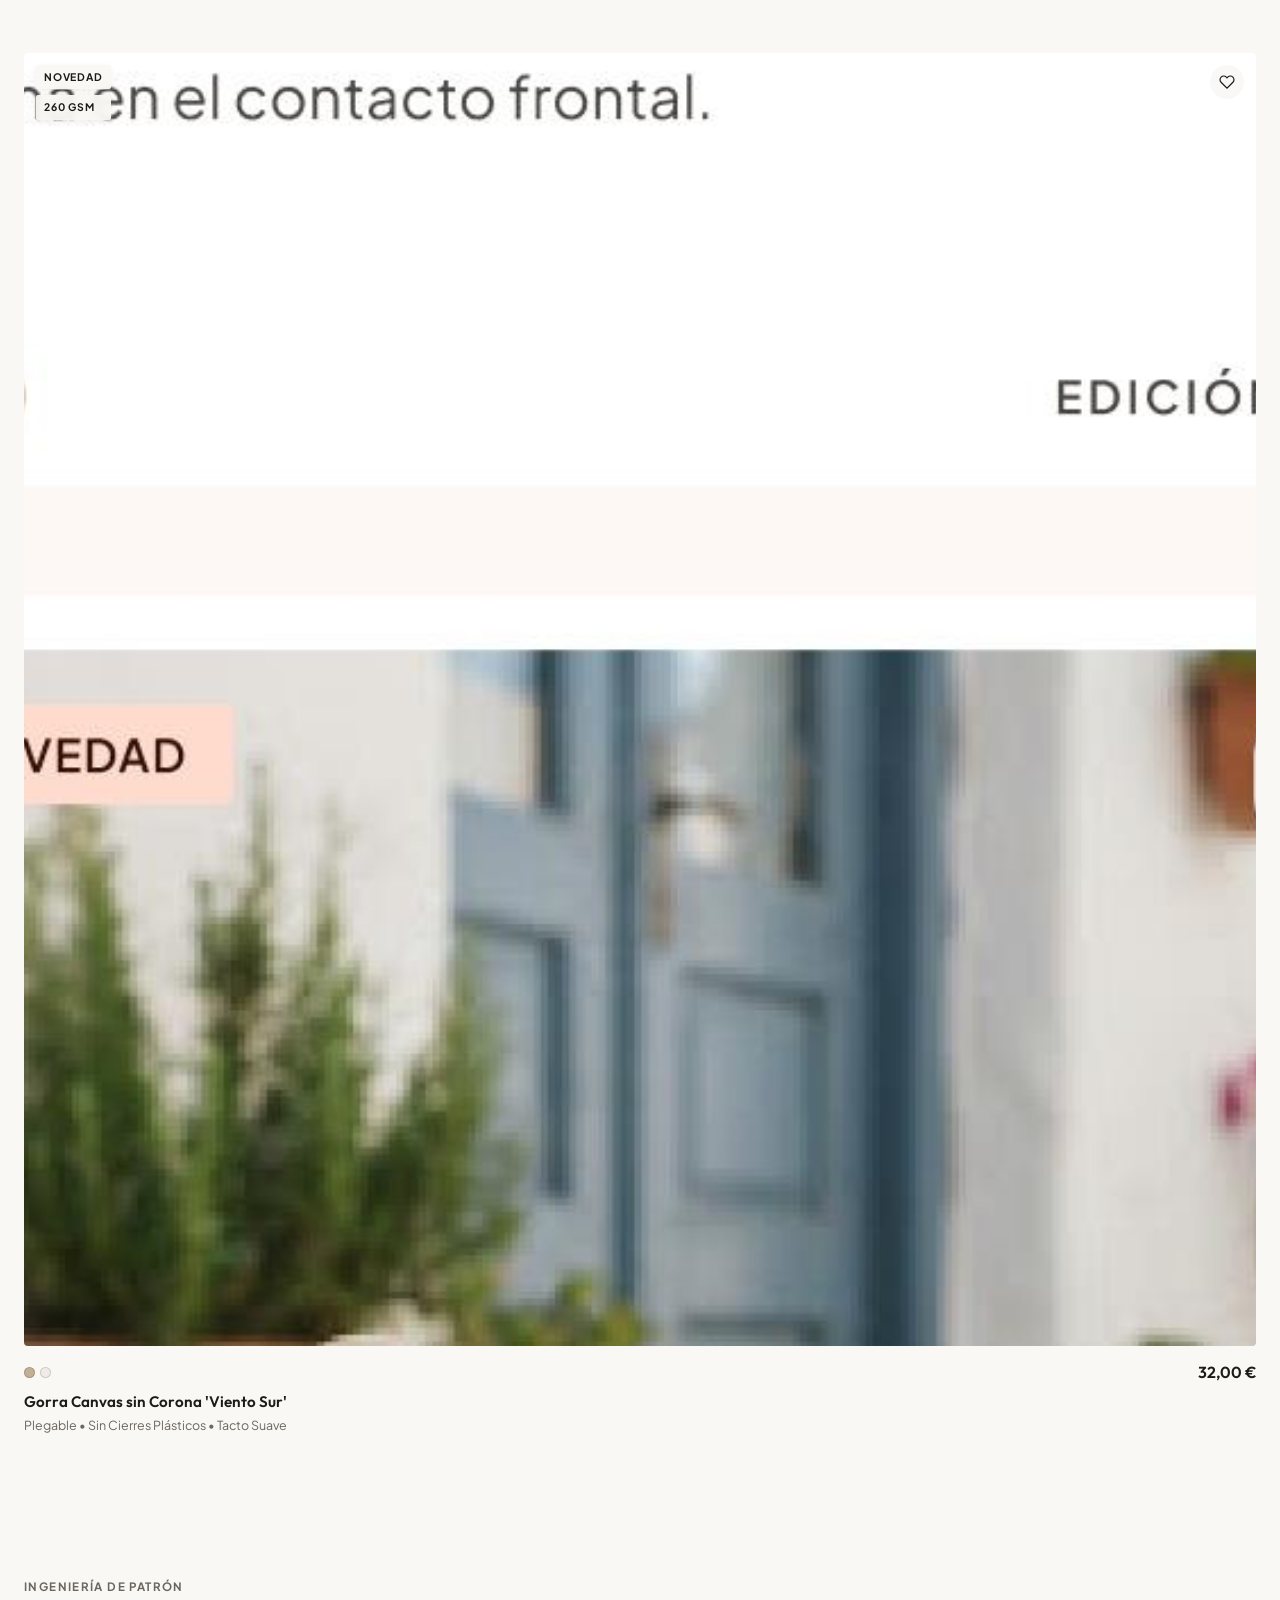
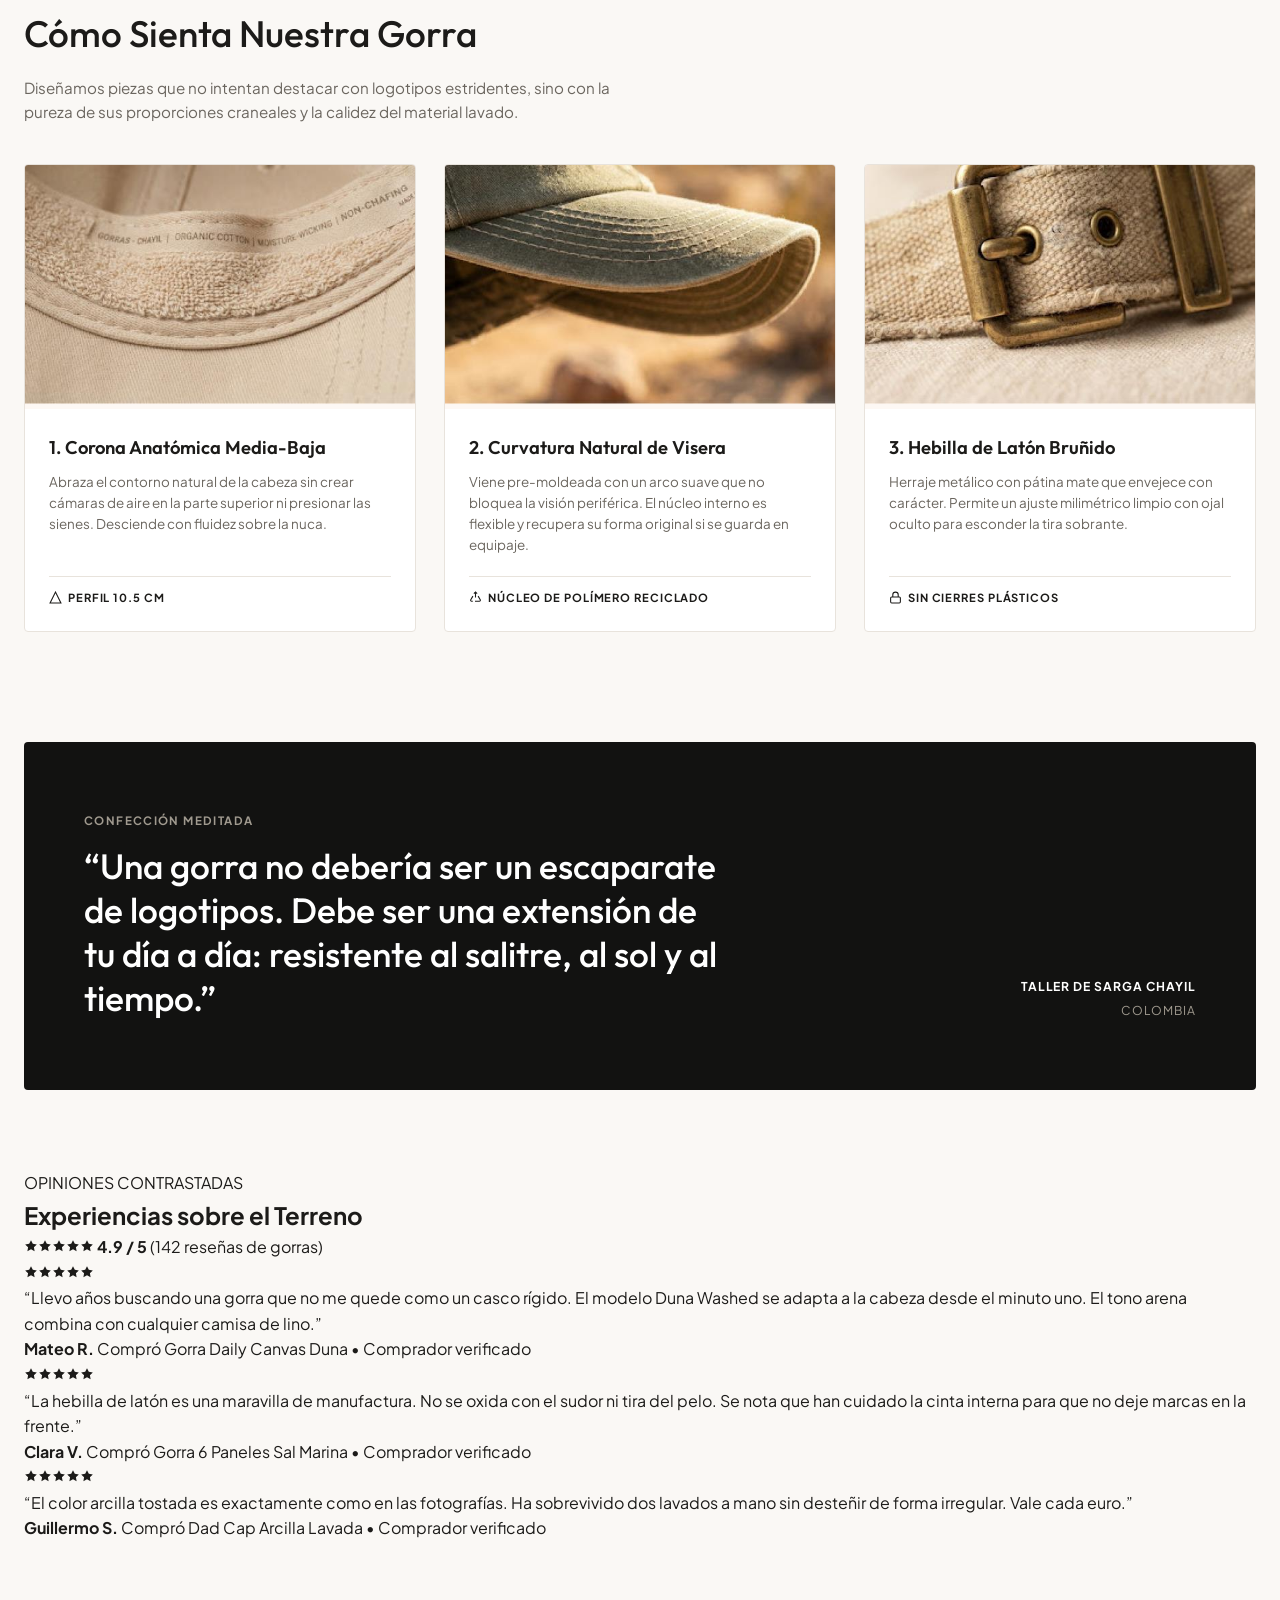
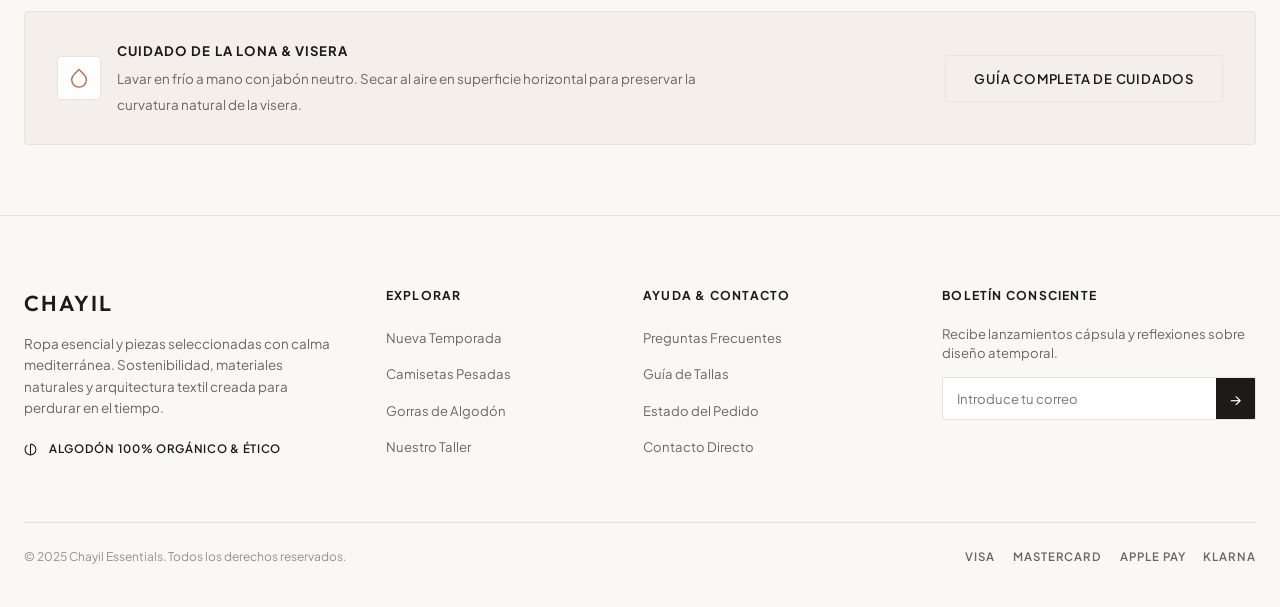
<file: gorras.html>
<!DOCTYPE html>
<html lang="es">
<head>
  <meta charset="UTF-8">
  <meta name="viewport" content="width=device-width, initial-scale=1.0">
  <title>Gorras Daily Structure & Canvas — Chayil</title>
  <meta name="description" content="Gorras de 6 paneles en sarga de algodón peinado y lonas lavadas a la piedra. Ajuste anatómico y hebilla de latón bruñido.">
  <link rel="stylesheet" href="css/main.css">
  <link rel="stylesheet" href="css/catalog.css">
</head>
<body data-page-category="gorras">

  <!-- Barra Superior -->
  <div class="top-announcement-bar">
    ENVÍOS GRATUITOS EN PEDIDOS SUPERIORES A 65€ | CAMBIOS Y DEVOLUCIONES SENCILLAS
  </div>

  <!-- Cabecera -->
  <header class="site-header">
    <div class="container header-inner">
      <button type="button" id="mobileMenuToggle" class="menu-toggle-btn" aria-label="Abrir menú">
        <span></span><span></span><span></span>
      </button>

      <a href="index.html" class="site-logo">
        <span class="logo-brand">CHAYIL</span>
        <span class="logo-tagline">— COLOMBIA —</span>
      </a>

      <nav class="main-nav" aria-label="Navegación principal">
        <ul class="nav-links">
          <li><a href="index.html" class="nav-link">INICIO</a></li>
          <li><a href="coleccion.html" class="nav-link">COLECCIÓN</a></li>
          <li><a href="camisetas.html" class="nav-link">CAMISETAS</a></li>
          <li><a href="gorras.html" class="nav-link active">GORRAS</a></li>
          <li><a href="sobre-chayil.html" class="nav-link">SOBRE CHAYIL</a></li>
        </ul>
      </nav>

      <div class="header-actions">
        <button type="button" class="header-action-btn header-search-btn" aria-label="Buscar">
          <svg viewBox="0 0 24 24" fill="none"><circle cx="11" cy="11" r="8"></circle><line x1="21" y1="21" x2="16.65" y2="16.65"></line></svg>
        </button>
        <a href="bolsa.html" class="header-action-btn open-cart-drawer" aria-label="Bolsa">
          <svg viewBox="0 0 24 24" fill="none"><path d="M6 2L3 6v14a2 2 0 0 0 2 2h14a2 2 0 0 0 2-2V6l-3-4z"></path><line x1="3" y1="6" x2="21" y2="6"></line><path d="M16 10a4 4 0 0 1-8 0"></path></svg>
          <span class="cart-badge-count header-cart-badge">2</span>
        </a>
        <a href="sobre-chayil.html" class="header-action-btn" aria-label="Perfil">
          <svg viewBox="0 0 24 24" fill="none"><path d="M20 21v-2a4 4 0 0 0-4-4H8a4 4 0 0 0-4 4v2"></path><circle cx="12" cy="7" r="4"></circle></svg>
        </a>
      </div>
    </div>
  </header>

  <!-- Mobile Drawer Menu -->
  <aside id="mobileNavDrawer" class="mobile-nav-drawer" aria-label="Menú móvil">
    <div style="display: flex; justify-content: space-between; align-items: center;">
      <span class="logo-brand" style="font-size: 1.3rem;">CHAYIL</span>
      <button type="button" class="mobile-menu-close" style="font-size: 1.6rem;">&times;</button>
    </div>
    <ul class="mobile-links">
      <li><a href="index.html" class="nav-link">Inicio</a></li>
      <li><a href="coleccion.html" class="nav-link">Colección Completa</a></li>
      <li><a href="camisetas.html" class="nav-link">Camisetas Esenciales</a></li>
      <li><a href="gorras.html" class="nav-link active">Gorras Daily Structure</a></li>
      <li><a href="bolsa.html" class="nav-link">Bolsa de Compra</a></li>
      <li><a href="sobre-chayil.html" class="nav-link">Sobre Chayil & Historia</a></li>
    </ul>
  </aside>

  <main>
    <div class="container">
      <!-- Breadcrumb -->
      <nav class="breadcrumb-nav" aria-label="Ruta de navegación">
        <a href="coleccion.html">COLECCIÓN</a>
        <span class="breadcrumb-separator">/</span>
        <span>GORRAS & ACCESORIOS DE CABEZA</span>
      </nav>

      <!-- Encabezado Hero Gorras -->
      <section class="catalog-header-section" style="padding-bottom: 20px;">
        <div class="catalog-header-grid" style="align-items: center;">
          <div class="catalog-header-main" style="max-width: 580px;">
            <div class="pill-tag" style="margin-bottom: 14px;">
              <span class="pill-dot"></span>
              <span>DISEÑO TÁCTIL & MINERAL</span>
            </div>
            <h1 class="catalog-main-title">Gorras Daily Structure & Canvas</h1>
            <p style="font-size: 0.95rem; color: var(--text-muted); line-height: 1.65; margin-top: 18px;">
              Patronaje clásico de 6 paneles en sarga de algodón y lonas lavadas a la piedra. Ajuste anatómico con hebilla de latón bruñido y viseras con curvatura orgánica pensadas para un uso silencioso y diario.
            </p>
          </div>

          <div style="position: relative; max-width: 440px; border-radius: var(--radius-sm); overflow: hidden; box-shadow: var(--shadow-sm);">
            <img src="assets/images/gorras_hero.jpg" alt="Detalle de gorra washed en dunas">
            <div style="position: absolute; bottom: 16px; left: 16px; right: 16px; display: flex; justify-content: space-between; align-items: center; background: rgba(250, 248, 245, 0.94); padding: 8px 14px; border-radius: 4px; font-size: 0.72rem; font-weight: 700; text-transform: uppercase;">
              <span>TEJIDO 280 GSM • ACABADO LONA FINA</span>
              <span>TALLA ÚNICA ANATÓMICA</span>
            </div>
          </div>
        </div>
      </section>

      <!-- Tabs Gorras -->
      <div class="catalog-tabs-bar" style="margin-top: 20px;">
        <button type="button" class="catalog-tab-btn active" data-filter="all">TODAS LAS GORRAS</button>
        <button type="button" class="catalog-tab-btn" data-filter="dad-cap">DAD CAP LAVADA (6 PANELES)</button>
        <button type="button" class="catalog-tab-btn" data-filter="low-profile">ESTRUCTURADA LOW PROFILE</button>
        <button type="button" class="catalog-tab-btn" data-filter="canvas-sin-refuerzo">CANVAS SIN REFUERZO</button>
        <button type="button" class="catalog-tab-btn" data-filter="ediciones-limitadas">EDICIONES LIMITADAS</button>
      </div>

      <!-- Toolbar -->
      <div class="catalog-toolbar">
        <div class="toolbar-filters-group">
          <button type="button" class="filter-dropdown-btn">TEJIDO: TODOS ⮟</button>
          <button type="button" class="filter-dropdown-btn">TONO MINERAL ⮟</button>
          <button type="button" class="filter-dropdown-btn">CIERRE: LATÓN BRUÑIDO ⮟</button>
        </div>
        <div class="toolbar-meta-group">
          <span id="catalogItemCount">6 modelos en stock</span>
          <div class="sort-select-wrapper">
            <span>ORDENAR:</span>
            <select id="sortSelect" class="sort-select" aria-label="Ordenar">
              <option value="popular">MÁS POPULARES</option>
              <option value="price-asc">PRECIO: MENOR A MAYOR</option>
              <option value="price-desc">PRECIO: MAYOR A MENOR</option>
              <option value="rating">MEJOR VALORADAS</option>
            </select>
          </div>
        </div>
      </div>

      <!-- Rejilla Dinámica de Gorras -->
      <div class="products-grid-4" id="catalogProductsGrid">
        <!-- Renderizado con js/catalog.js -->
      </div>

      <!-- Sección Técnica: Cómo Sienta Nuestra Gorra -->
      <section style="padding: 90px 0 70px 0;">
        <span style="display: block; font-size: 0.72rem; font-weight: 700; letter-spacing: 0.12em; text-transform: uppercase; color: var(--text-muted); margin-bottom: 8px;">INGENIERÍA DE PATRÓN</span>
        <h2 style="font-family: var(--font-heading); font-size: 2.3rem; font-weight: 500; margin-bottom: 12px;">Cómo Sienta Nuestra Gorra</h2>
        <p style="font-size: 0.95rem; color: var(--text-muted); line-height: 1.6; max-width: 600px; margin-bottom: 40px;">
          Diseñamos piezas que no intentan destacar con logotipos estridentes, sino con la pureza de sus proporciones craneales y la calidez del material lavado.
        </p>

        <div style="display: grid; grid-template-columns: repeat(3, 1fr); gap: 28px;">
          <!-- Feature 1 -->
          <div style="background-color: var(--bg-surface); border: 1px solid var(--border-light); border-radius: var(--radius-sm); overflow: hidden; display: flex; flex-direction: column;">
            <div style="aspect-ratio: 16 / 10; background-color: var(--bg-card); overflow: hidden;">
              <img src="assets/images/cap_feature_corona.jpg" alt="Corona anatómica media-baja" style="width: 100%; height: 100%; object-fit: cover;">
            </div>
            <div style="padding: 24px; display: flex; flex-direction: column; flex: 1;">
              <h4 style="font-family: var(--font-heading); font-size: 1.15rem; font-weight: 600; margin-bottom: 10px;">1. Corona Anatómica Media-Baja</h4>
              <p style="font-size: 0.84rem; color: var(--text-muted); line-height: 1.55; margin-bottom: 20px;">
                Abraza el contorno natural de la cabeza sin crear cámaras de aire en la parte superior ni presionar las sienes. Desciende con fluidez sobre la nuca.
              </p>
              <div style="margin-top: auto; font-size: 0.7rem; font-weight: 700; letter-spacing: 0.08em; text-transform: uppercase; color: var(--text-main); padding-top: 12px; border-top: 1px solid var(--border-light); display: flex; align-items: center; gap: 6px;">
                <svg width="13" height="13" viewBox="0 0 24 24" fill="none" stroke="currentColor" stroke-width="2"><path d="M2 22h20L12 2z"></path></svg> PERFIL 10.5 CM
              </div>
            </div>
          </div>

          <!-- Feature 2 -->
          <div style="background-color: var(--bg-surface); border: 1px solid var(--border-light); border-radius: var(--radius-sm); overflow: hidden; display: flex; flex-direction: column;">
            <div style="aspect-ratio: 16 / 10; background-color: var(--bg-card); overflow: hidden;">
              <img src="assets/images/cap_feature_visera.jpg" alt="Curvatura natural de visera" style="width: 100%; height: 100%; object-fit: cover;">
            </div>
            <div style="padding: 24px; display: flex; flex-direction: column; flex: 1;">
              <h4 style="font-family: var(--font-heading); font-size: 1.15rem; font-weight: 600; margin-bottom: 10px;">2. Curvatura Natural de Visera</h4>
              <p style="font-size: 0.84rem; color: var(--text-muted); line-height: 1.55; margin-bottom: 20px;">
                Viene pre-moldeada con un arco suave que no bloquea la visión periférica. El núcleo interno es flexible y recupera su forma original si se guarda en equipaje.
              </p>
              <div style="margin-top: auto; font-size: 0.7rem; font-weight: 700; letter-spacing: 0.08em; text-transform: uppercase; color: var(--text-main); padding-top: 12px; border-top: 1px solid var(--border-light); display: flex; align-items: center; gap: 6px;">
                <svg width="13" height="13" viewBox="0 0 24 24" fill="none" stroke="currentColor" stroke-width="2"><path d="M7 19H4.815a1.83 1.83 0 0 1-1.57-.881 1.785 1.785 0 0 1-.004-1.784L7.196 9.5"></path><path d="M11 19h8.2a1.8 1.8 0 0 0 1.564-.91 1.79 1.79 0 0 0 .016-1.79l-3.93-6.8"></path><path d="M9 5l3-3 3 3"></path><path d="M12 2v10"></path></svg> NÚCLEO DE POLÍMERO RECICLADO
              </div>
            </div>
          </div>

          <!-- Feature 3 -->
          <div style="background-color: var(--bg-surface); border: 1px solid var(--border-light); border-radius: var(--radius-sm); overflow: hidden; display: flex; flex-direction: column;">
            <div style="aspect-ratio: 16 / 10; background-color: var(--bg-card); overflow: hidden;">
              <img src="assets/images/cap_feature_hebilla.jpg" alt="Hebilla de latón bruñido" style="width: 100%; height: 100%; object-fit: cover;">
            </div>
            <div style="padding: 24px; display: flex; flex-direction: column; flex: 1;">
              <h4 style="font-family: var(--font-heading); font-size: 1.15rem; font-weight: 600; margin-bottom: 10px;">3. Hebilla de Latón Bruñido</h4>
              <p style="font-size: 0.84rem; color: var(--text-muted); line-height: 1.55; margin-bottom: 20px;">
                Herraje metálico con pátina mate que envejece con carácter. Permite un ajuste milimétrico limpio con ojal oculto para esconder la tira sobrante.
              </p>
              <div style="margin-top: auto; font-size: 0.7rem; font-weight: 700; letter-spacing: 0.08em; text-transform: uppercase; color: var(--text-main); padding-top: 12px; border-top: 1px solid var(--border-light); display: flex; align-items: center; gap: 6px;">
                <svg width="13" height="13" viewBox="0 0 24 24" fill="none" stroke="currentColor" stroke-width="2"><rect x="3" y="11" width="18" height="11" rx="2"></rect><path d="M7 11V7a5 5 0 0 1 10 0v4"></path></svg> SIN CIERRES PLÁSTICOS
              </div>
            </div>
          </div>
        </div>
      </section>

      <!-- Manifiesto Oscuro Gorras -->
      <section style="background-color: #121211; color: #FFFFFF; border-radius: var(--radius-sm); padding: 70px 60px; margin: 40px 0 80px 0; display: flex; justify-content: space-between; align-items: flex-end; gap: 40px; flex-wrap: wrap;">
        <div style="max-width: 640px;">
          <span style="font-size: 0.72rem; font-weight: 700; letter-spacing: 0.12em; text-transform: uppercase; color: #A09A8F; display: block; margin-bottom: 14px;">CONFECCIÓN MEDITADA</span>
          <blockquote style="font-family: var(--font-heading); font-size: 2.2rem; font-weight: 500; line-height: 1.25;">
            “Una gorra no debería ser un escaparate de logotipos. Debe ser una extensión de tu día a día: resistente al salitre, al sol y al tiempo.”
          </blockquote>
        </div>
        <div style="text-align: right; font-size: 0.76rem; letter-spacing: 0.08em; text-transform: uppercase; color: #A09A8F;">
          <strong style="color: #FFFFFF; display: block; margin-bottom: 4px;">TALLER DE SARGA CHAYIL</strong>
          <span>Colombia</span>
        </div>
      </section>

      <!-- Reseñas Gorras -->
      <section style="padding-bottom: 70px;">
        <div class="reviews-header">
          <div>
            <span class="reviews-subhead">OPINIONES CONTRASTADAS</span>
            <h2 class="reviews-title">Experiencias sobre el Terreno</h2>
          </div>
          <div class="reviews-aggregate">
            <span class="review-stars"><svg width="14" height="14" viewBox="0 0 24 24" fill="currentColor" stroke="none"><polygon points="12 2 15.09 8.26 22 9.27 17 14.14 18.18 21.02 12 17.77 5.82 21.02 7 14.14 2 9.27 8.91 8.26 12 2"></polygon></svg><svg width="14" height="14" viewBox="0 0 24 24" fill="currentColor" stroke="none"><polygon points="12 2 15.09 8.26 22 9.27 17 14.14 18.18 21.02 12 17.77 5.82 21.02 7 14.14 2 9.27 8.91 8.26 12 2"></polygon></svg><svg width="14" height="14" viewBox="0 0 24 24" fill="currentColor" stroke="none"><polygon points="12 2 15.09 8.26 22 9.27 17 14.14 18.18 21.02 12 17.77 5.82 21.02 7 14.14 2 9.27 8.91 8.26 12 2"></polygon></svg><svg width="14" height="14" viewBox="0 0 24 24" fill="currentColor" stroke="none"><polygon points="12 2 15.09 8.26 22 9.27 17 14.14 18.18 21.02 12 17.77 5.82 21.02 7 14.14 2 9.27 8.91 8.26 12 2"></polygon></svg><svg width="14" height="14" viewBox="0 0 24 24" fill="currentColor" stroke="none"><polygon points="12 2 15.09 8.26 22 9.27 17 14.14 18.18 21.02 12 17.77 5.82 21.02 7 14.14 2 9.27 8.91 8.26 12 2"></polygon></svg></span>
            <span><strong>4.9 / 5</strong> (142 reseñas de gorras)</span>
          </div>
        </div>
        <div class="reviews-grid-3">
          <article class="review-card">
            <div class="review-stars"><svg width="14" height="14" viewBox="0 0 24 24" fill="currentColor" stroke="none"><polygon points="12 2 15.09 8.26 22 9.27 17 14.14 18.18 21.02 12 17.77 5.82 21.02 7 14.14 2 9.27 8.91 8.26 12 2"></polygon></svg><svg width="14" height="14" viewBox="0 0 24 24" fill="currentColor" stroke="none"><polygon points="12 2 15.09 8.26 22 9.27 17 14.14 18.18 21.02 12 17.77 5.82 21.02 7 14.14 2 9.27 8.91 8.26 12 2"></polygon></svg><svg width="14" height="14" viewBox="0 0 24 24" fill="currentColor" stroke="none"><polygon points="12 2 15.09 8.26 22 9.27 17 14.14 18.18 21.02 12 17.77 5.82 21.02 7 14.14 2 9.27 8.91 8.26 12 2"></polygon></svg><svg width="14" height="14" viewBox="0 0 24 24" fill="currentColor" stroke="none"><polygon points="12 2 15.09 8.26 22 9.27 17 14.14 18.18 21.02 12 17.77 5.82 21.02 7 14.14 2 9.27 8.91 8.26 12 2"></polygon></svg><svg width="14" height="14" viewBox="0 0 24 24" fill="currentColor" stroke="none"><polygon points="12 2 15.09 8.26 22 9.27 17 14.14 18.18 21.02 12 17.77 5.82 21.02 7 14.14 2 9.27 8.91 8.26 12 2"></polygon></svg></div>
            <p class="review-body">“Llevo años buscando una gorra que no me quede como un casco rígido. El modelo Duna Washed se adapta a la cabeza desde el minuto uno. El tono arena combina con cualquier camisa de lino.”</p>
            <div class="review-author">
              <div class="author-meta">
                <strong>Mateo R.</strong>
                <span>Compró Gorra Daily Canvas Duna • Comprador verificado</span>
              </div>
            </div>
          </article>
          <article class="review-card">
            <div class="review-stars"><svg width="14" height="14" viewBox="0 0 24 24" fill="currentColor" stroke="none"><polygon points="12 2 15.09 8.26 22 9.27 17 14.14 18.18 21.02 12 17.77 5.82 21.02 7 14.14 2 9.27 8.91 8.26 12 2"></polygon></svg><svg width="14" height="14" viewBox="0 0 24 24" fill="currentColor" stroke="none"><polygon points="12 2 15.09 8.26 22 9.27 17 14.14 18.18 21.02 12 17.77 5.82 21.02 7 14.14 2 9.27 8.91 8.26 12 2"></polygon></svg><svg width="14" height="14" viewBox="0 0 24 24" fill="currentColor" stroke="none"><polygon points="12 2 15.09 8.26 22 9.27 17 14.14 18.18 21.02 12 17.77 5.82 21.02 7 14.14 2 9.27 8.91 8.26 12 2"></polygon></svg><svg width="14" height="14" viewBox="0 0 24 24" fill="currentColor" stroke="none"><polygon points="12 2 15.09 8.26 22 9.27 17 14.14 18.18 21.02 12 17.77 5.82 21.02 7 14.14 2 9.27 8.91 8.26 12 2"></polygon></svg><svg width="14" height="14" viewBox="0 0 24 24" fill="currentColor" stroke="none"><polygon points="12 2 15.09 8.26 22 9.27 17 14.14 18.18 21.02 12 17.77 5.82 21.02 7 14.14 2 9.27 8.91 8.26 12 2"></polygon></svg></div>
            <p class="review-body">“La hebilla de latón es una maravilla de manufactura. No se oxida con el sudor ni tira del pelo. Se nota que han cuidado la cinta interna para que no deje marcas en la frente.”</p>
            <div class="review-author">
              <div class="author-meta">
                <strong>Clara V.</strong>
                <span>Compró Gorra 6 Paneles Sal Marina • Comprador verificado</span>
              </div>
            </div>
          </article>
          <article class="review-card">
            <div class="review-stars"><svg width="14" height="14" viewBox="0 0 24 24" fill="currentColor" stroke="none"><polygon points="12 2 15.09 8.26 22 9.27 17 14.14 18.18 21.02 12 17.77 5.82 21.02 7 14.14 2 9.27 8.91 8.26 12 2"></polygon></svg><svg width="14" height="14" viewBox="0 0 24 24" fill="currentColor" stroke="none"><polygon points="12 2 15.09 8.26 22 9.27 17 14.14 18.18 21.02 12 17.77 5.82 21.02 7 14.14 2 9.27 8.91 8.26 12 2"></polygon></svg><svg width="14" height="14" viewBox="0 0 24 24" fill="currentColor" stroke="none"><polygon points="12 2 15.09 8.26 22 9.27 17 14.14 18.18 21.02 12 17.77 5.82 21.02 7 14.14 2 9.27 8.91 8.26 12 2"></polygon></svg><svg width="14" height="14" viewBox="0 0 24 24" fill="currentColor" stroke="none"><polygon points="12 2 15.09 8.26 22 9.27 17 14.14 18.18 21.02 12 17.77 5.82 21.02 7 14.14 2 9.27 8.91 8.26 12 2"></polygon></svg><svg width="14" height="14" viewBox="0 0 24 24" fill="currentColor" stroke="none"><polygon points="12 2 15.09 8.26 22 9.27 17 14.14 18.18 21.02 12 17.77 5.82 21.02 7 14.14 2 9.27 8.91 8.26 12 2"></polygon></svg></div>
            <p class="review-body">“El color arcilla tostada es exactamente como en las fotografías. Ha sobrevivido dos lavados a mano sin desteñir de forma irregular. Vale cada euro.”</p>
            <div class="review-author">
              <div class="author-meta">
                <strong>Guillermo S.</strong>
                <span>Compró Dad Cap Arcilla Lavada • Comprador verificado</span>
              </div>
            </div>
          </article>
        </div>
      </section>

      <!-- Cuidados de la Lona -->
      <section class="prefooter-care-banner">
        <div class="prefooter-care-left">
          <span class="prefooter-care-icon">
            <svg width="22" height="22" viewBox="0 0 24 24" fill="none" stroke="currentColor" stroke-width="1.5"><path d="M12 2.69l5.66 5.66a8 8 0 1 1-11.31 0z"></path></svg>
          </span>
          <div class="prefooter-care-text">
            <strong>Cuidado de la Lona & Visera</strong>
            <span>Lavar en frío a mano con jabón neutro. Secar al aire en superficie horizontal para preservar la curvatura natural de la visera.</span>
          </div>
        </div>
        <button type="button" class="btn-secondary" onclick="window.chayilUI.openCareGuide()">GUÍA COMPLETA DE CUIDADOS</button>
      </section>
    </div>
  </main>

  <!-- Footer Completo -->
  <footer class="site-footer">
    <div class="container">
      <div class="footer-top-grid">
        <div class="footer-brand">
          <h4>CHAYIL</h4>
          <p>Ropa esencial y piezas seleccionadas con calma mediterránea. Sostenibilidad, materiales naturales y arquitectura textil creada para perdurar en el tiempo.</p>
          <span class="footer-badge-ethical">
            <svg width="13" height="13" viewBox="0 0 24 24" fill="none" stroke="currentColor" stroke-width="2" style="margin-right: 4px;"><path d="M12 2a10 10 0 0 1 10 10c0 5.523-4.477 10-10 10S2 17.523 2 12c0-3.35 1.64-6.31 4.15-8.15"></path><path d="M12 2v20"></path></svg>
            ALGODÓN 100% ORGÁNICO & ÉTICO
          </span>
        </div>
        <div class="footer-col">
          <h5>EXPLORAR</h5>
          <ul>
            <li><a href="coleccion.html">Nueva Temporada</a></li>
            <li><a href="camisetas.html">Camisetas Pesadas</a></li>
            <li><a href="gorras.html">Gorras de Algodón</a></li>
            <li><a href="sobre-chayil.html">Nuestro Taller</a></li>
          </ul>
        </div>
        <div class="footer-col">
          <h5>AYUDA & CONTACTO</h5>
          <ul>
            <li><a href="sobre-chayil.html#showroom">Preguntas Frecuentes</a></li>
            <li><a href="camisetas.html#guia-tallas">Guía de Tallas</a></li>
            <li><a href="bolsa.html">Estado del Pedido</a></li>
            <li><a href="sobre-chayil.html#contacto">Contacto Directo</a></li>
          </ul>
        </div>
        <div class="footer-col footer-newsletter-box">
          <h5>BOLETÍN CONSCIENTE</h5>
          <p>Recibe lanzamientos cápsula y reflexiones sobre diseño atemporal.</p>
          <form class="footer-input-wrapper newsletter-form">
            <input type="email" placeholder="Introduce tu correo" required aria-label="Correo para newsletter">
            <button type="submit" aria-label="Suscribirse">→</button>
          </form>
        </div>
      </div>
      <div class="footer-bottom-bar">
        <span>© 2025 Chayil Essentials. Todos los derechos reservados.</span>
        <div class="payment-methods-text">
          <span>VISA</span><span>MASTERCARD</span><span>APPLE PAY</span><span>KLARNA</span>
        </div>
      </div>
    </div>
  </footer>

  <!-- Scripts -->
  <script src="js/products-data.js"></script>
  <script src="js/cart.js"></script>
  <script src="js/main.js"></script>
  <script src="js/catalog.js"></script>
</body>
</html>
</file>
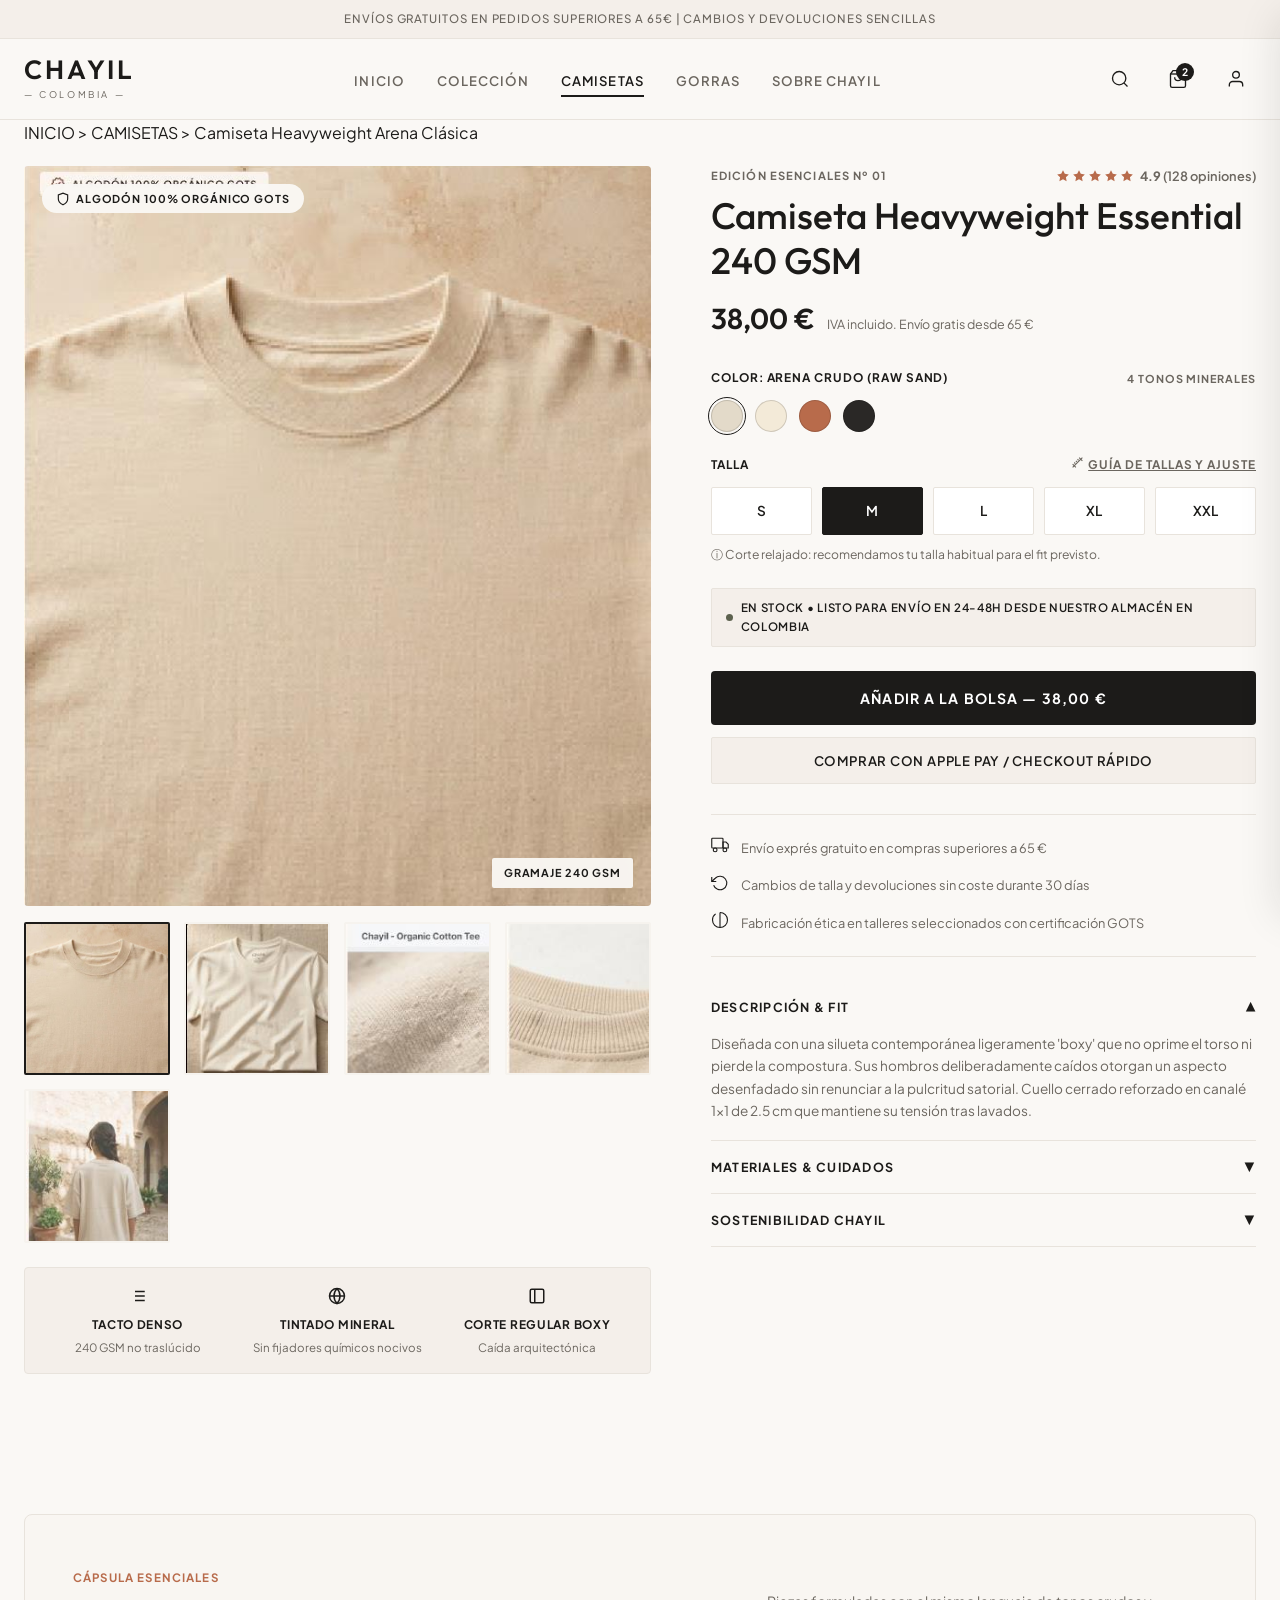
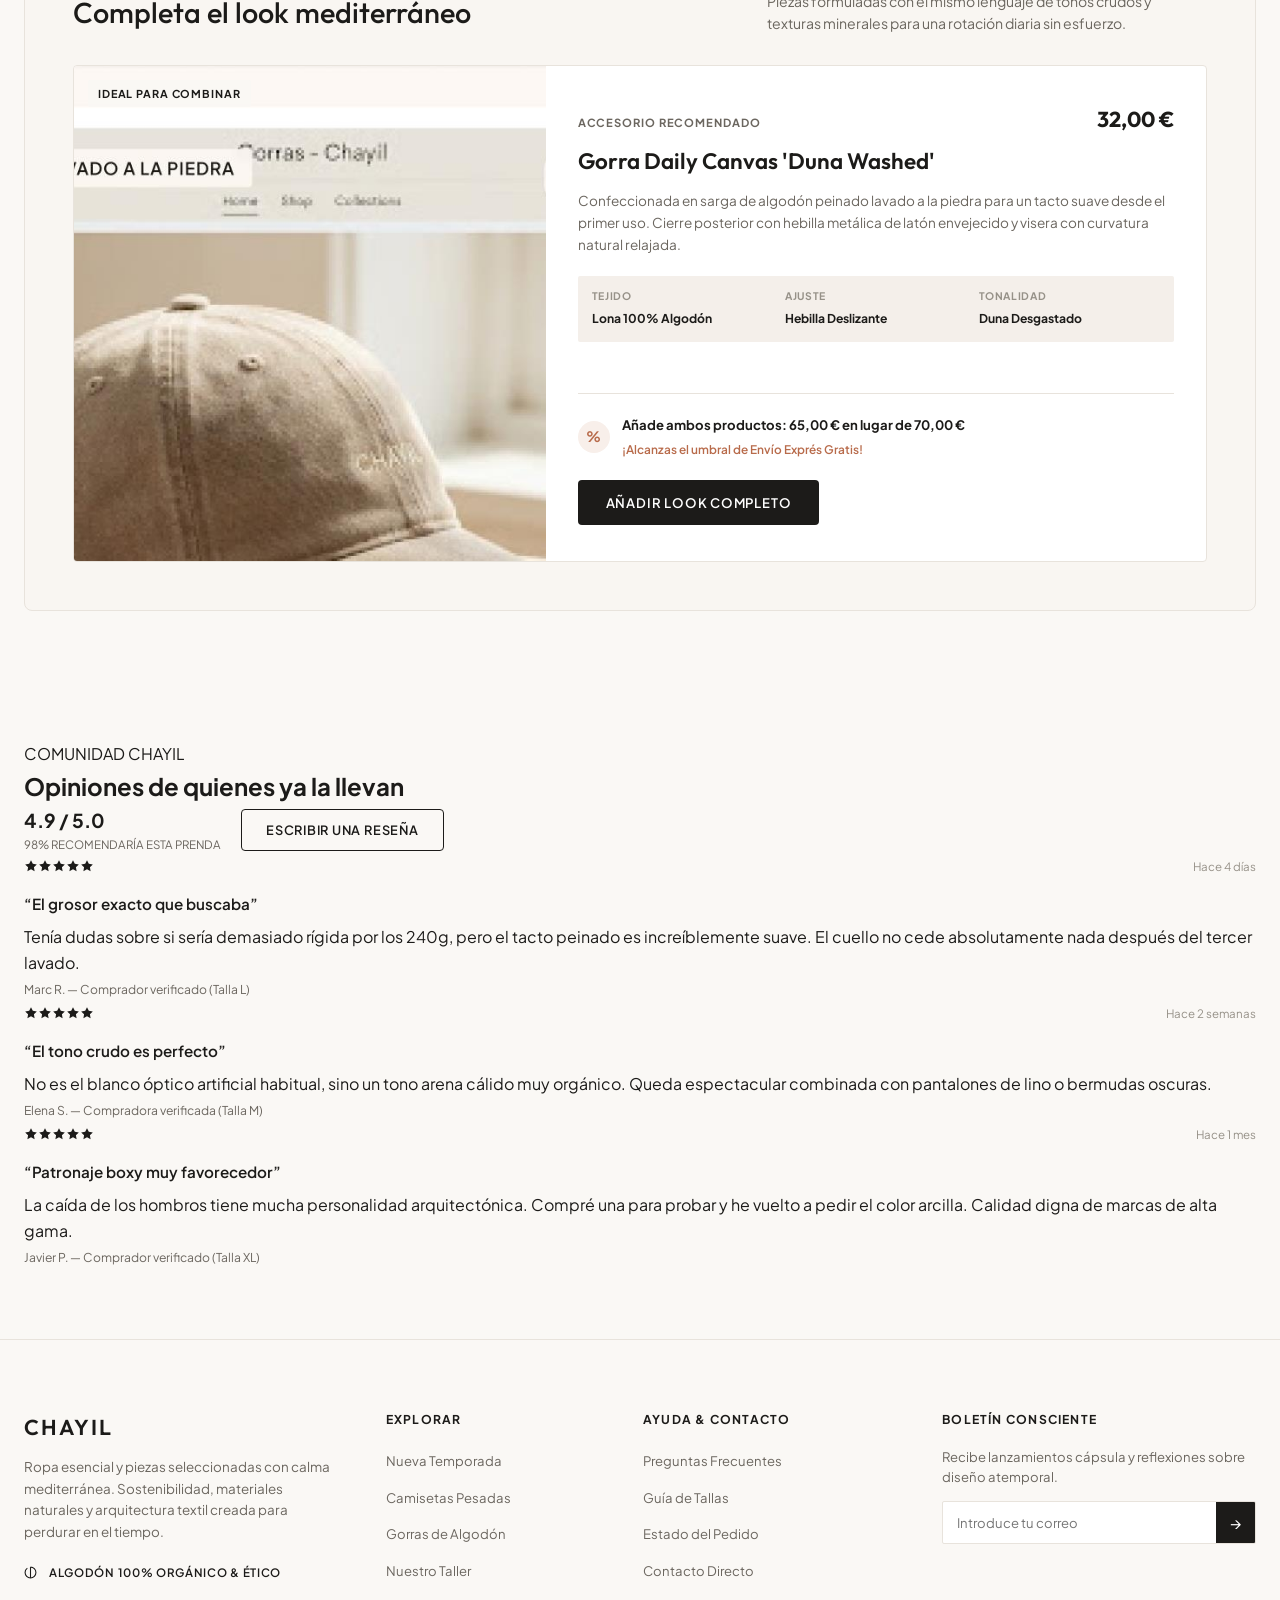
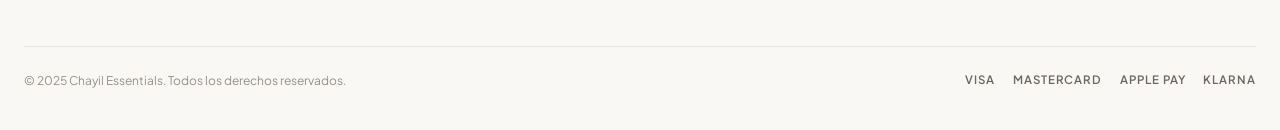
<file: producto.html>
<!DOCTYPE html>
<html lang="es">
<head>
  <meta charset="UTF-8">
  <meta name="viewport" content="width=device-width, initial-scale=1.0">
  <title>Camiseta Heavyweight Essential 240 GSM — Chayil Studio</title>
  <meta name="description" content="Camiseta atemporal de corte boxy confeccionada en algodón orgánico peinado 240 GSM. Caída arquitectónica sin transparencias.">
  <link rel="stylesheet" href="css/main.css">
  <link rel="stylesheet" href="css/product.css">
</head>
<body data-page="product-detail">

  <!-- Barra Superior -->
  <div class="top-announcement-bar">
    ENVÍOS GRATUITOS EN PEDIDOS SUPERIORES A 65€ | CAMBIOS Y DEVOLUCIONES SENCILLAS
  </div>

  <!-- Cabecera -->
  <header class="site-header">
    <div class="container header-inner">
      <button type="button" id="mobileMenuToggle" class="menu-toggle-btn" aria-label="Abrir menú">
        <span></span><span></span><span></span>
      </button>

      <a href="index.html" class="site-logo">
        <span class="logo-brand">CHAYIL</span>
        <span class="logo-tagline">— COLOMBIA —</span>
      </a>

      <nav class="main-nav" aria-label="Navegación principal">
        <ul class="nav-links">
          <li><a href="index.html" class="nav-link">INICIO</a></li>
          <li><a href="coleccion.html" class="nav-link">COLECCIÓN</a></li>
          <li><a href="camisetas.html" class="nav-link active">CAMISETAS</a></li>
          <li><a href="gorras.html" class="nav-link">GORRAS</a></li>
          <li><a href="sobre-chayil.html" class="nav-link">SOBRE CHAYIL</a></li>
        </ul>
      </nav>

      <div class="header-actions">
        <button type="button" class="header-action-btn header-search-btn" aria-label="Buscar">
          <svg viewBox="0 0 24 24" fill="none"><circle cx="11" cy="11" r="8"></circle><line x1="21" y1="21" x2="16.65" y2="16.65"></line></svg>
        </button>
        <a href="bolsa.html" class="header-action-btn open-cart-drawer" aria-label="Bolsa">
          <svg viewBox="0 0 24 24" fill="none"><path d="M6 2L3 6v14a2 2 0 0 0 2 2h14a2 2 0 0 0 2-2V6l-3-4z"></path><line x1="3" y1="6" x2="21" y2="6"></line><path d="M16 10a4 4 0 0 1-8 0"></path></svg>
          <span class="cart-badge-count header-cart-badge">2</span>
        </a>
        <a href="sobre-chayil.html" class="header-action-btn" aria-label="Perfil">
          <svg viewBox="0 0 24 24" fill="none"><path d="M20 21v-2a4 4 0 0 0-4-4H8a4 4 0 0 0-4 4v2"></path><circle cx="12" cy="7" r="4"></circle></svg>
        </a>
      </div>
    </div>
  </header>

  <!-- Mobile Drawer Menu -->
  <aside id="mobileNavDrawer" class="mobile-nav-drawer" aria-label="Menú móvil">
    <div style="display: flex; justify-content: space-between; align-items: center;">
      <span class="logo-brand" style="font-size: 1.3rem;">CHAYIL</span>
      <button type="button" class="mobile-menu-close" style="font-size: 1.6rem;">&times;</button>
    </div>
    <ul class="mobile-links">
      <li><a href="index.html" class="nav-link">Inicio</a></li>
      <li><a href="coleccion.html" class="nav-link">Colección Completa</a></li>
      <li><a href="camisetas.html" class="nav-link">Camisetas Esenciales</a></li>
      <li><a href="gorras.html" class="nav-link">Gorras Daily Structure</a></li>
      <li><a href="bolsa.html" class="nav-link">Bolsa de Compra</a></li>
      <li><a href="sobre-chayil.html" class="nav-link">Sobre Chayil & Historia</a></li>
    </ul>
  </aside>

  <main>
    <div class="container">
      <!-- Breadcrumb -->
      <nav class="breadcrumb-nav" aria-label="Ruta de navegación">
        <a href="index.html">INICIO</a>
        <span class="breadcrumb-separator">&gt;</span>
        <a href="camisetas.html" id="breadcrumbCategoryLink">CAMISETAS</a>
        <span class="breadcrumb-separator">&gt;</span>
        <span id="breadcrumbProductName">CAMISETA HEAVYWEIGHT 240 GSM</span>
      </nav>

      <!-- Ficha Principal de Producto -->
      <section class="product-detail-section">
        <div class="product-detail-layout">
          <!-- Columna Izquierda: Galería y Features -->
          <div class="product-gallery-column">
            <div class="product-main-view">
              <span class="badge-gots-floating" id="productGotsBadge">
                <svg width="14" height="14" viewBox="0 0 24 24" fill="none" stroke="currentColor" stroke-width="2"><path d="M12 22s8-4 8-10V5l-8-3-8 3v7c0 6 8 10 8 10z"></path></svg>
                ALGODÓN 100% ORGÁNICO GOTS
              </span>
              <img id="productMainImage" src="assets/images/prod_detail_main.jpg" alt="Detalle frontal Camiseta Heavyweight">
              <span class="badge-gsm-floating" id="productGsmBadge">GRAMAJE 240 GSM</span>
            </div>

            <!-- Miniaturas -->
            <div class="product-thumbnails-row" id="productThumbsContainer">
              <button type="button" class="thumb-btn active"><img src="assets/images/prod_detail_thumb1.jpg" alt="Miniatura 1"></button>
              <button type="button" class="thumb-btn"><img src="assets/images/prod_detail_thumb2.jpg" alt="Miniatura 2"></button>
              <button type="button" class="thumb-btn"><img src="assets/images/prod_detail_thumb3.jpg" alt="Miniatura 3"></button>
              <button type="button" class="thumb-btn"><img src="assets/images/prod_detail_thumb4.jpg" alt="Miniatura 4"></button>
            </div>

            <!-- 3 Badges de Características -->
            <div class="gallery-features-strip" id="galleryFeaturesStrip">
              <div class="g-feature-item">
                <span class="g-feature-icon"><svg width="16" height="16" viewBox="0 0 24 24" fill="none" stroke="currentColor" stroke-width="2"><line x1="8" y1="6" x2="21" y2="6"></line><line x1="8" y1="12" x2="21" y2="12"></line><line x1="8" y1="18" x2="21" y2="18"></line><line x1="3" y1="6" x2="3.01" y2="6"></line><line x1="3" y1="12" x2="3.01" y2="12"></line><line x1="3" y1="18" x2="3.01" y2="18"></line></svg></span>
                <span class="g-feature-title">Tacto Denso</span>
                <span class="g-feature-desc">240 g/m² no traslúcido</span>
              </div>
              <div class="g-feature-item">
                <span class="g-feature-icon"><svg width="16" height="16" viewBox="0 0 24 24" fill="none" stroke="currentColor" stroke-width="2"><circle cx="12" cy="12" r="10"></circle><path d="M12 2a14.5 14.5 0 0 0 0 20 14.5 14.5 0 0 0 0-20"></path><path d="M2 12h20"></path></svg></span>
                <span class="g-feature-title">Tintado Mineral</span>
                <span class="g-feature-desc">Sin químicos sintéticos</span>
              </div>
              <div class="g-feature-item">
                <span class="g-feature-icon"><svg width="16" height="16" viewBox="0 0 24 24" fill="none" stroke="currentColor" stroke-width="2"><rect x="3" y="3" width="18" height="18" rx="2"></rect><line x1="9" y1="3" x2="9" y2="21"></line></svg></span>
                <span class="g-feature-title">Corte Regular Boxy</span>
                <span class="g-feature-desc">Caída arquitectónica</span>
              </div>
            </div>
          </div>

          <!-- Columna Derecha: Opciones y Compra -->
          <div class="product-info-column">
            <div class="product-meta-top">
              <span class="edition-label">EDICIÓN ESENCIALES Nº 01</span>
              <a href="#opiniones" class="product-rating-link">
                <span class="stars"><svg width="14" height="14" viewBox="0 0 24 24" fill="currentColor" stroke="none"><polygon points="12 2 15.09 8.26 22 9.27 17 14.14 18.18 21.02 12 17.77 5.82 21.02 7 14.14 2 9.27 8.91 8.26 12 2"></polygon></svg><svg width="14" height="14" viewBox="0 0 24 24" fill="currentColor" stroke="none"><polygon points="12 2 15.09 8.26 22 9.27 17 14.14 18.18 21.02 12 17.77 5.82 21.02 7 14.14 2 9.27 8.91 8.26 12 2"></polygon></svg><svg width="14" height="14" viewBox="0 0 24 24" fill="currentColor" stroke="none"><polygon points="12 2 15.09 8.26 22 9.27 17 14.14 18.18 21.02 12 17.77 5.82 21.02 7 14.14 2 9.27 8.91 8.26 12 2"></polygon></svg><svg width="14" height="14" viewBox="0 0 24 24" fill="currentColor" stroke="none"><polygon points="12 2 15.09 8.26 22 9.27 17 14.14 18.18 21.02 12 17.77 5.82 21.02 7 14.14 2 9.27 8.91 8.26 12 2"></polygon></svg><svg width="14" height="14" viewBox="0 0 24 24" fill="currentColor" stroke="none"><polygon points="12 2 15.09 8.26 22 9.27 17 14.14 18.18 21.02 12 17.77 5.82 21.02 7 14.14 2 9.27 8.91 8.26 12 2"></polygon></svg></span>
                <span><strong>4.9</strong> (128 opiniones)</span>
              </a>
            </div>

            <h1 class="detail-product-title" id="productTitle">Camiseta Heavyweight Essential 240 GSM</h1>

            <div class="detail-price-box">
              <span class="detail-price" id="productPrice">38,00 €</span>
              <span class="detail-tax-note">IVA incluido. Envío gratis desde 65 €</span>
            </div>

            <!-- Selector de Color -->
            <div class="option-block">
              <div class="option-header">
                <span class="option-label" id="selectedColorLabel">COLOR: ARENA CRUDO (RAW SAND)</span>
                <span style="color: var(--text-muted); font-size: 0.68rem;">4 TONOS MINERALES</span>
              </div>
              <div class="color-swatches-row" id="colorSwatchesContainer">
                <button type="button" class="color-option-btn active" style="background-color: #E3DAC9;" data-color-name="Arena Crudo" title="Arena Crudo"></button>
                <button type="button" class="color-option-btn" style="background-color: #F3EAD8;" data-color-name="Crema Natural" title="Crema Natural"></button>
                <button type="button" class="color-option-btn" style="background-color: #B86B4B;" data-color-name="Arcilla Suave" title="Arcilla Suave"></button>
                <button type="button" class="color-option-btn" style="background-color: #2A2826;" data-color-name="Negro Carbón" title="Negro Carbón"></button>
              </div>
            </div>

            <!-- Selector de Talla -->
            <div class="option-block">
              <div class="option-header">
                <span class="option-label">TALLA</span>
                <span class="option-extra-link" onclick="window.chayilUI.openSizeGuide()"><svg width="13" height="13" viewBox="0 0 24 24" fill="none" stroke="currentColor" stroke-width="2" style="margin-right: 4px;"><path d="M21 3L3 21"></path><path d="M12 6l2 2"></path><path d="M9 9l2 2"></path><path d="M6 12l2 2"></path><path d="M15 3l6 6"></path><path d="M3 15l6 6"></path></svg>GUÍA DE TALLAS Y AJUSTE</span>
              </div>
              <div class="sizes-grid-row" id="sizesContainer">
                <button type="button" class="size-option-btn" data-size="S">S</button>
                <button type="button" class="size-option-btn active" data-size="M">M</button>
                <button type="button" class="size-option-btn" data-size="L">L</button>
                <button type="button" class="size-option-btn" data-size="XL">XL</button>
                <button type="button" class="size-option-btn" data-size="XXL">XXL</button>
              </div>
              <div class="size-helper-note">
                <span>ⓘ Corte relajado: recomendamos tu talla habitual para el fit previsto.</span>
              </div>
            </div>

            <!-- Estado de Stock -->
            <div class="stock-status-pill">
              <span class="stock-dot"></span>
              <span>EN STOCK • LISTO PARA ENVÍO EN 24-48H DESDE NUESTRO ALMACÉN EN COLOMBIA</span>
            </div>

            <!-- Botones de Acción -->
            <div class="detail-cta-group">
              <button type="button" id="btnAddToCart" class="btn-primary btn-add-detail">
                AÑADIR A LA BOLSA — 38,00 €
              </button>
              <button type="button" id="btnQuickBuy" class="btn-apple-pay">
                COMPRAR CON APPLE PAY / CHECKOUT RÁPIDO
              </button>
            </div>

            <!-- Ventajas de Compra -->
            <div class="product-perks-list">
              <div class="perk-row">
                <span class="perk-icon">
                  <svg width="18" height="18" viewBox="0 0 24 24" fill="none" stroke="currentColor" stroke-width="1.5"><rect x="1" y="3" width="15" height="13" rx="1"></rect><polygon points="16 8 20 8 23 11 23 16 16 16 16 8"></polygon><circle cx="5.5" cy="18.5" r="2.5"></circle><circle cx="18.5" cy="18.5" r="2.5"></circle></svg>
                </span>
                <span>Envío exprés gratuito en compras superiores a 65 €</span>
              </div>
              <div class="perk-row">
                <span class="perk-icon">
                  <svg width="18" height="18" viewBox="0 0 24 24" fill="none" stroke="currentColor" stroke-width="1.5"><polyline points="1 4 1 10 7 10"></polyline><path d="M3.51 15a9 9 0 1 0 2.13-9.36L1 10"></path></svg>
                </span>
                <span>Cambios de talla y devoluciones sin coste durante 30 días</span>
              </div>
              <div class="perk-row">
                <span class="perk-icon">
                  <svg width="18" height="18" viewBox="0 0 24 24" fill="none" stroke="currentColor" stroke-width="1.5"><path d="M12 2a10 10 0 0 1 10 10c0 5.523-4.477 10-10 10S2 17.523 2 12c0-3.35 1.64-6.31 4.15-8.15"></path><path d="M12 2v20"></path></svg>
                </span>
                <span>Fabricación ética en talleres seleccionados con certificación GOTS</span>
              </div>
            </div>

            <!-- Acordeones Técnicos -->
            <div class="product-accordions">
              <div class="accordion-item open">
                <button type="button" class="accordion-header">
                  <span>DESCRIPCIÓN & FIT</span>
                  <span class="accordion-arrow">▼</span>
                </button>
                <div class="accordion-content" id="productDesc">
                  Diseñada con una silueta contemporánea ligeramente "boxy" que no oprime el torso ni pierde la compostura. Sus hombros deliberadamente caídos otorgan un aspecto desenfadado sin renunciar a la pulcritud satorial.<br><br>
                  • Cuello cerrado reforzado en canalé 1x1 de 2.5 cm que mantiene su tensión tras lavados.<br>
                  • Pespuntes dobles en bajo y mangas para una caída plana y contundente.<br>
                  • Longitud calibrada para llevar por fuera sin restar proporción visual.
                </div>
              </div>

              <div class="accordion-item">
                <button type="button" class="accordion-header">
                  <span>MATERIALES & CUIDADOS</span>
                  <span class="accordion-arrow">▼</span>
                </button>
                <div class="accordion-content">
                  100% algodón orgánico peinado de fibra larga, hilado a 240 gramos por metro cuadrado. Libre de pesticidas tóxicos y microplásticos.<br><br>
                  Lavar en frío a 30°C con colores similares • No usar secadora • Plancha tibia del revés
                </div>
              </div>

              <div class="accordion-item">
                <button type="button" class="accordion-header">
                  <span>SOSTENIBILIDAD CHAYIL</span>
                  <span class="accordion-arrow">▼</span>
                </button>
                <div class="accordion-content">
                  Nuestra cadena de valor opera con energía 100% solar en las naves de confección. Empleamos tintes minerales de circuito cerrado con un 70% menos de gasto de agua respecto a los métodos convencionales.<br><br>
                  Empaquetado en bolsas de fécula vegetal hidrosoluble y cajas de cartón FSC reciclado.
                </div>
              </div>
            </div>
          </div>
        </div>
      </section>

      <!-- Completa el Look Mediterráneo (Cross-sell Bundle) -->
      <section class="cross-sell-section">
        <div class="cross-sell-header-split">
          <div>
            <span class="cross-sell-subhead">CÁPSULA ESENCIALES</span>
            <h2 class="cross-sell-title">Completa el look mediterráneo</h2>
          </div>
          <p style="font-size: 0.88rem; color: var(--text-muted); max-width: 440px;">
            Piezas formuladas con el mismo lenguaje de tonos crudos y texturas minerales para una rotación diaria sin esfuerzo.
          </p>
        </div>

        <div class="cross-sell-card">
          <div class="cross-sell-photo">
            <span class="cross-sell-badge-float">IDEAL PARA COMBINAR</span>
            <img src="assets/images/prod_detail_cross_cap.jpg" alt="Gorra Daily Canvas Duna Washed">
          </div>
          <div class="cross-sell-details">
            <div class="cross-sell-tag-row">
              <span>ACCESORIO RECOMENDADO</span>
              <strong>32,00 €</strong>
            </div>
            <h3 class="cross-sell-name">Gorra Daily Canvas 'Duna Washed'</h3>
            <p class="cross-sell-desc">
              Confeccionada en sarga de algodón peinado lavado a la piedra para un tacto suave desde el primer uso. Cierre posterior con hebilla metálica de latón envejecido y visera con curvatura natural relajada.
            </p>

            <div class="cross-sell-specs-grid">
              <div class="cs-spec">
                <span>TEJIDO</span>
                <strong>Lona 100% Algodón</strong>
              </div>
              <div class="cs-spec">
                <span>AJUSTE</span>
                <strong>Hebilla Deslizante</strong>
              </div>
              <div class="cs-spec">
                <span>TONALIDAD</span>
                <strong>Duna Desgastado</strong>
              </div>
            </div>

            <div class="cross-sell-bundle-bar">
              <div class="bundle-savings-text">
                <div class="bundle-pct-circle">%</div>
                <div class="bundle-copy">
                  <strong>Añade ambos productos: 65,00 € en lugar de 70,00 €</strong>
                  <span>¡Alcanzas el umbral de Envío Exprés Gratis!</span>
                </div>
              </div>
              <button type="button" id="btnAddCompleteLook" class="btn-primary">
                AÑADIR LOOK COMPLETO
              </button>
            </div>
          </div>
        </div>
      </section>

      <!-- Opiniones y Reseñas de la Prenda -->
      <section style="padding: 70px 0;" id="opiniones">
        <div class="reviews-header">
          <div>
            <span class="reviews-subhead">COMUNIDAD CHAYIL</span>
            <h2 class="reviews-title">Opiniones de quienes ya la llevan</h2>
          </div>
          <div style="display: flex; align-items: center; gap: 20px;">
            <div style="font-size: 0.85rem;">
              <strong style="font-size: 1.2rem;">4.9 / 5.0</strong>
              <span style="color: var(--text-muted); display: block; font-size: 0.72rem;">98% RECOMENDARÍA ESTA PRENDA</span>
            </div>
            <button type="button" id="btnWriteReview" class="btn-outline">ESCRIBIR UNA RESEÑA</button>
          </div>
        </div>

        <div class="reviews-grid-3">
          <article class="review-card">
            <div style="display: flex; justify-content: space-between; align-items: center; margin-bottom: 12px;">
              <span class="review-stars" style="margin-bottom: 0;"><svg width="14" height="14" viewBox="0 0 24 24" fill="currentColor" stroke="none"><polygon points="12 2 15.09 8.26 22 9.27 17 14.14 18.18 21.02 12 17.77 5.82 21.02 7 14.14 2 9.27 8.91 8.26 12 2"></polygon></svg><svg width="14" height="14" viewBox="0 0 24 24" fill="currentColor" stroke="none"><polygon points="12 2 15.09 8.26 22 9.27 17 14.14 18.18 21.02 12 17.77 5.82 21.02 7 14.14 2 9.27 8.91 8.26 12 2"></polygon></svg><svg width="14" height="14" viewBox="0 0 24 24" fill="currentColor" stroke="none"><polygon points="12 2 15.09 8.26 22 9.27 17 14.14 18.18 21.02 12 17.77 5.82 21.02 7 14.14 2 9.27 8.91 8.26 12 2"></polygon></svg><svg width="14" height="14" viewBox="0 0 24 24" fill="currentColor" stroke="none"><polygon points="12 2 15.09 8.26 22 9.27 17 14.14 18.18 21.02 12 17.77 5.82 21.02 7 14.14 2 9.27 8.91 8.26 12 2"></polygon></svg><svg width="14" height="14" viewBox="0 0 24 24" fill="currentColor" stroke="none"><polygon points="12 2 15.09 8.26 22 9.27 17 14.14 18.18 21.02 12 17.77 5.82 21.02 7 14.14 2 9.27 8.91 8.26 12 2"></polygon></svg></span>
              <span style="font-size: 0.72rem; color: var(--text-subtle);">Hace 4 días</span>
            </div>
            <h4 style="font-size: 0.95rem; font-weight: 600; margin-bottom: 8px;">“El grosor exacto que buscaba”</h4>
            <p class="review-body">
              Tenía dudas sobre si sería demasiado rígida por los 240g, pero el tacto peinado es increíblemente suave. El cuello no cede absolutamente nada después del tercer lavado.
            </p>
            <div class="review-author">
              <span style="font-size: 0.76rem; color: var(--text-muted);">Marc R. — Comprador verificado (Talla L)</span>
            </div>
          </article>

          <article class="review-card">
            <div style="display: flex; justify-content: space-between; align-items: center; margin-bottom: 12px;">
              <span class="review-stars" style="margin-bottom: 0;"><svg width="14" height="14" viewBox="0 0 24 24" fill="currentColor" stroke="none"><polygon points="12 2 15.09 8.26 22 9.27 17 14.14 18.18 21.02 12 17.77 5.82 21.02 7 14.14 2 9.27 8.91 8.26 12 2"></polygon></svg><svg width="14" height="14" viewBox="0 0 24 24" fill="currentColor" stroke="none"><polygon points="12 2 15.09 8.26 22 9.27 17 14.14 18.18 21.02 12 17.77 5.82 21.02 7 14.14 2 9.27 8.91 8.26 12 2"></polygon></svg><svg width="14" height="14" viewBox="0 0 24 24" fill="currentColor" stroke="none"><polygon points="12 2 15.09 8.26 22 9.27 17 14.14 18.18 21.02 12 17.77 5.82 21.02 7 14.14 2 9.27 8.91 8.26 12 2"></polygon></svg><svg width="14" height="14" viewBox="0 0 24 24" fill="currentColor" stroke="none"><polygon points="12 2 15.09 8.26 22 9.27 17 14.14 18.18 21.02 12 17.77 5.82 21.02 7 14.14 2 9.27 8.91 8.26 12 2"></polygon></svg><svg width="14" height="14" viewBox="0 0 24 24" fill="currentColor" stroke="none"><polygon points="12 2 15.09 8.26 22 9.27 17 14.14 18.18 21.02 12 17.77 5.82 21.02 7 14.14 2 9.27 8.91 8.26 12 2"></polygon></svg></span>
              <span style="font-size: 0.72rem; color: var(--text-subtle);">Hace 2 semanas</span>
            </div>
            <h4 style="font-size: 0.95rem; font-weight: 600; margin-bottom: 8px;">“El tono crudo es perfecto”</h4>
            <p class="review-body">
              No es el blanco óptico artificial habitual, sino un tono arena cálido muy orgánico. Queda espectacular combinada con pantalones de lino o bermudas oscuras.
            </p>
            <div class="review-author">
              <span style="font-size: 0.76rem; color: var(--text-muted);">Elena S. — Compradora verificada (Talla M)</span>
            </div>
          </article>

          <article class="review-card">
            <div style="display: flex; justify-content: space-between; align-items: center; margin-bottom: 12px;">
              <span class="review-stars" style="margin-bottom: 0;"><svg width="14" height="14" viewBox="0 0 24 24" fill="currentColor" stroke="none"><polygon points="12 2 15.09 8.26 22 9.27 17 14.14 18.18 21.02 12 17.77 5.82 21.02 7 14.14 2 9.27 8.91 8.26 12 2"></polygon></svg><svg width="14" height="14" viewBox="0 0 24 24" fill="currentColor" stroke="none"><polygon points="12 2 15.09 8.26 22 9.27 17 14.14 18.18 21.02 12 17.77 5.82 21.02 7 14.14 2 9.27 8.91 8.26 12 2"></polygon></svg><svg width="14" height="14" viewBox="0 0 24 24" fill="currentColor" stroke="none"><polygon points="12 2 15.09 8.26 22 9.27 17 14.14 18.18 21.02 12 17.77 5.82 21.02 7 14.14 2 9.27 8.91 8.26 12 2"></polygon></svg><svg width="14" height="14" viewBox="0 0 24 24" fill="currentColor" stroke="none"><polygon points="12 2 15.09 8.26 22 9.27 17 14.14 18.18 21.02 12 17.77 5.82 21.02 7 14.14 2 9.27 8.91 8.26 12 2"></polygon></svg><svg width="14" height="14" viewBox="0 0 24 24" fill="currentColor" stroke="none"><polygon points="12 2 15.09 8.26 22 9.27 17 14.14 18.18 21.02 12 17.77 5.82 21.02 7 14.14 2 9.27 8.91 8.26 12 2"></polygon></svg></span>
              <span style="font-size: 0.72rem; color: var(--text-subtle);">Hace 1 mes</span>
            </div>
            <h4 style="font-size: 0.95rem; font-weight: 600; margin-bottom: 8px;">“Patronaje boxy muy favorecedor”</h4>
            <p class="review-body">
              La caída de los hombros tiene mucha personalidad arquitectónica. Compré una para probar y he vuelto a pedir el color arcilla. Calidad digna de marcas de alta gama.
            </p>
            <div class="review-author">
              <span style="font-size: 0.76rem; color: var(--text-muted);">Javier P. — Comprador verificado (Talla XL)</span>
            </div>
          </article>
        </div>
      </section>
    </div>
  </main>

  <!-- Footer Completo -->
  <footer class="site-footer">
    <div class="container">
      <div class="footer-top-grid">
        <div class="footer-brand">
          <h4>CHAYIL</h4>
          <p>Ropa esencial y piezas seleccionadas con calma mediterránea. Sostenibilidad, materiales naturales y arquitectura textil creada para perdurar en el tiempo.</p>
          <span class="footer-badge-ethical">
            <svg width="13" height="13" viewBox="0 0 24 24" fill="none" stroke="currentColor" stroke-width="2" style="margin-right: 4px;"><path d="M12 2a10 10 0 0 1 10 10c0 5.523-4.477 10-10 10S2 17.523 2 12c0-3.35 1.64-6.31 4.15-8.15"></path><path d="M12 2v20"></path></svg>
            ALGODÓN 100% ORGÁNICO & ÉTICO
          </span>
        </div>
        <div class="footer-col">
          <h5>EXPLORAR</h5>
          <ul>
            <li><a href="coleccion.html">Nueva Temporada</a></li>
            <li><a href="camisetas.html">Camisetas Pesadas</a></li>
            <li><a href="gorras.html">Gorras de Algodón</a></li>
            <li><a href="sobre-chayil.html">Nuestro Taller</a></li>
          </ul>
        </div>
        <div class="footer-col">
          <h5>AYUDA & CONTACTO</h5>
          <ul>
            <li><a href="sobre-chayil.html#showroom">Preguntas Frecuentes</a></li>
            <li><a href="camisetas.html#guia-tallas">Guía de Tallas</a></li>
            <li><a href="bolsa.html">Estado del Pedido</a></li>
            <li><a href="sobre-chayil.html#contacto">Contacto Directo</a></li>
          </ul>
        </div>
        <div class="footer-col footer-newsletter-box">
          <h5>BOLETÍN CONSCIENTE</h5>
          <p>Recibe lanzamientos cápsula y reflexiones sobre diseño atemporal.</p>
          <form class="footer-input-wrapper newsletter-form">
            <input type="email" placeholder="Introduce tu correo" required aria-label="Correo para newsletter">
            <button type="submit" aria-label="Suscribirse">→</button>
          </form>
        </div>
      </div>
      <div class="footer-bottom-bar">
        <span>© 2025 Chayil Essentials. Todos los derechos reservados.</span>
        <div class="payment-methods-text">
          <span>VISA</span><span>MASTERCARD</span><span>APPLE PAY</span><span>KLARNA</span>
        </div>
      </div>
    </div>
  </footer>

  <!-- Scripts -->
  <script src="js/products-data.js"></script>
  <script src="js/cart.js"></script>
  <script src="js/main.js"></script>
  <script src="js/product.js"></script>
</body>
</html>
</file>
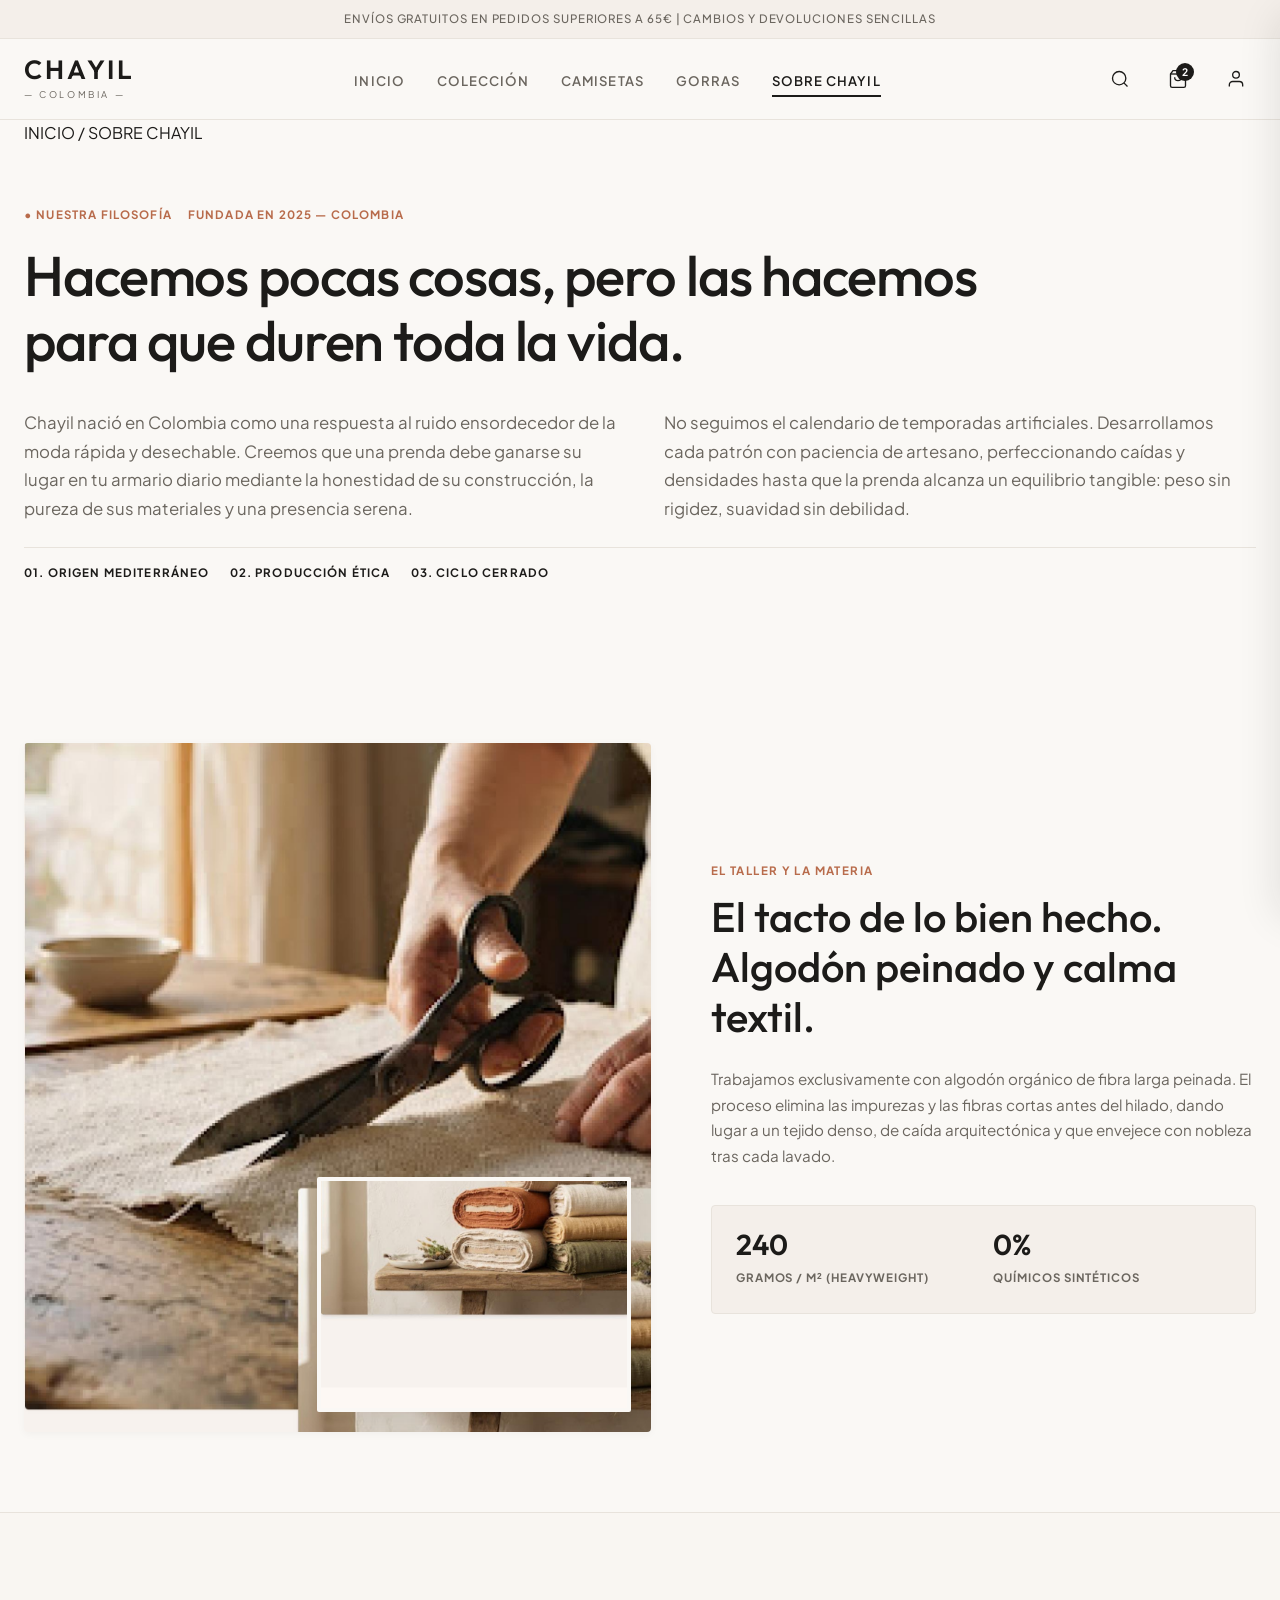
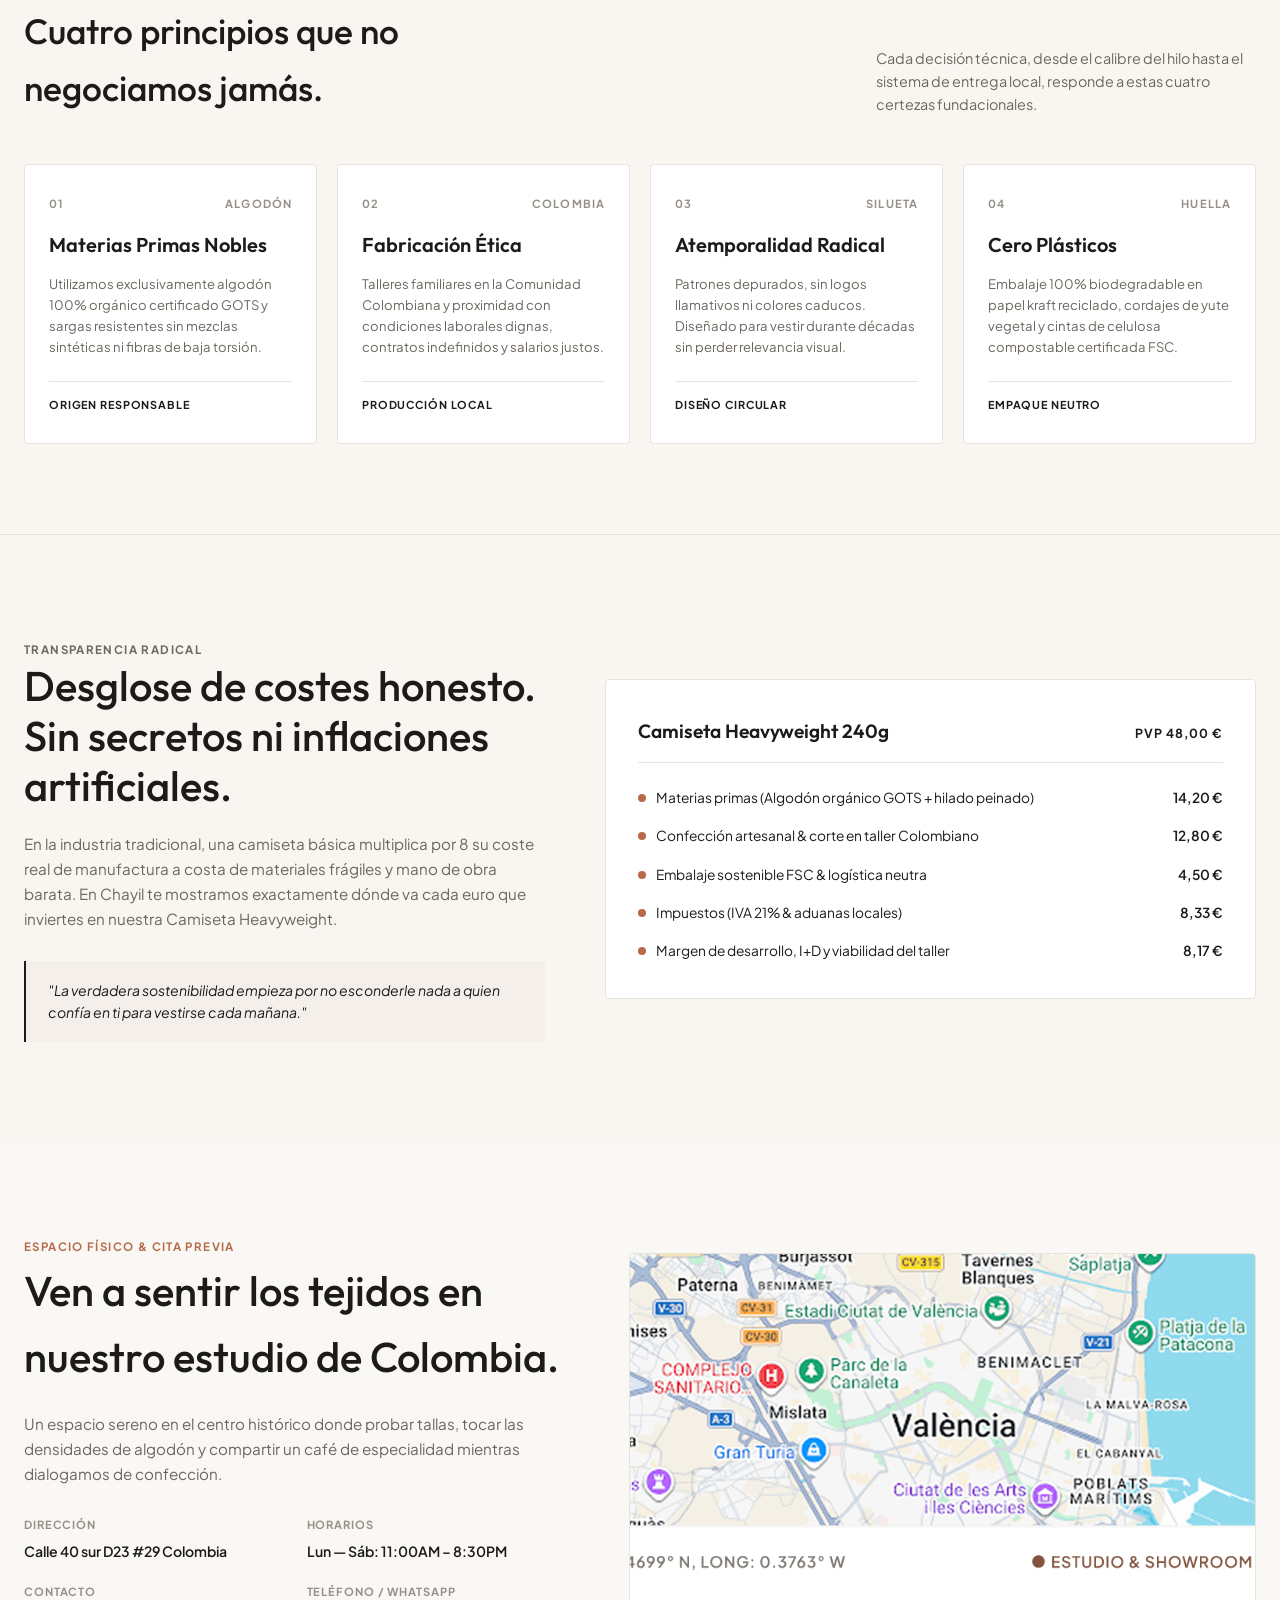
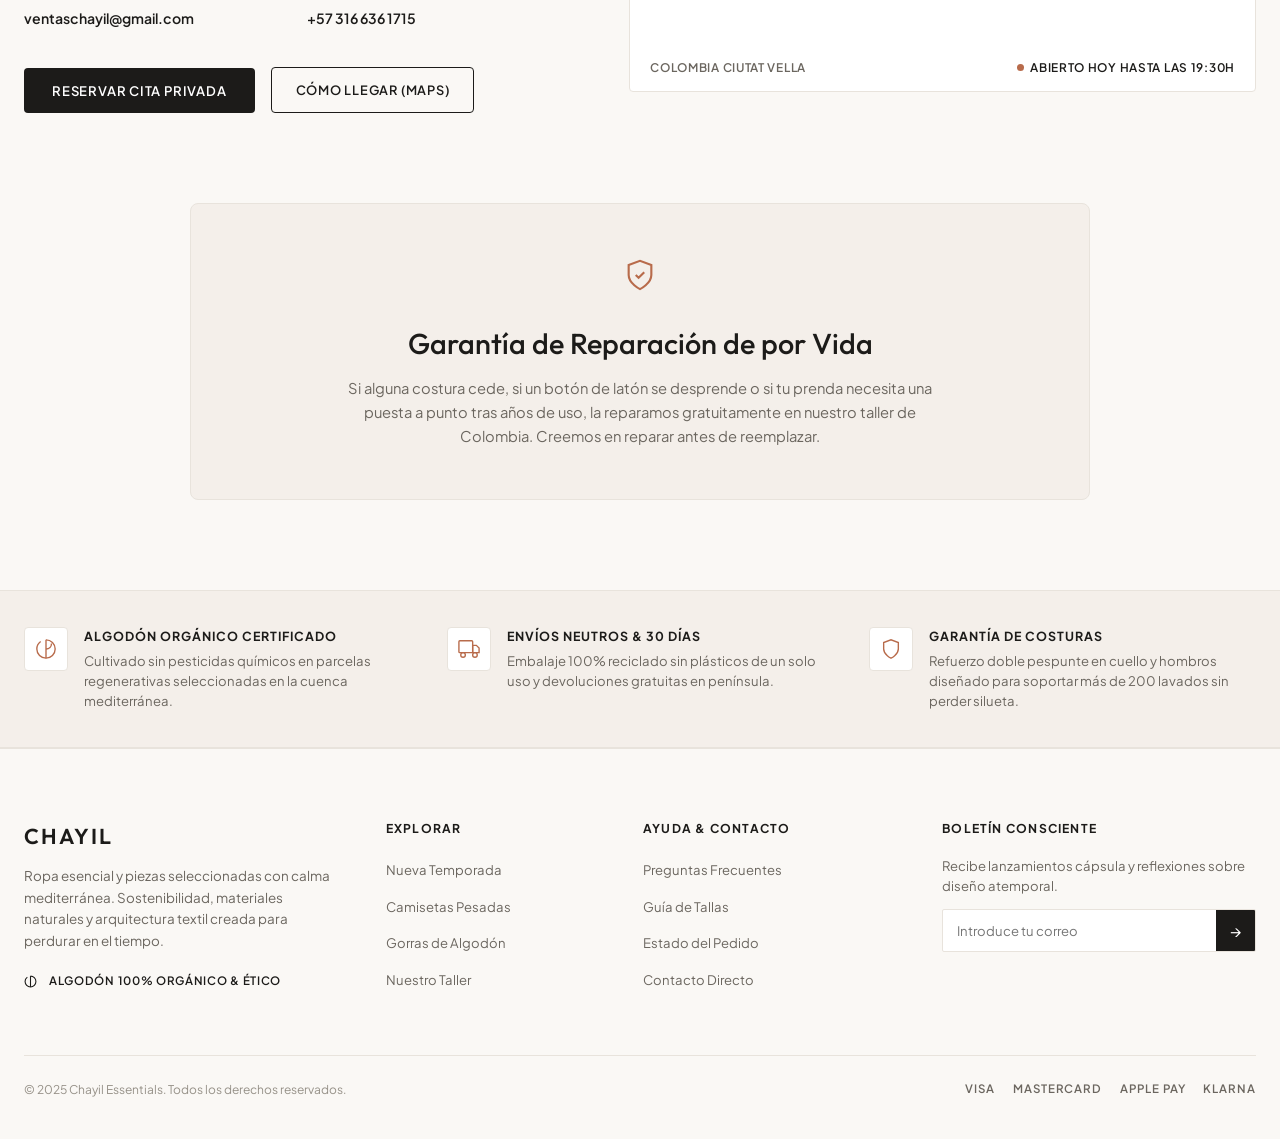
<file: sobre-chayil.html>
<!DOCTYPE html>
<html lang="es">
<head>
  <meta charset="UTF-8">
  <meta name="viewport" content="width=device-width, initial-scale=1.0">
  <title>Sobre Chayil — Nuestra Historia, Filosofía & Taller en Colombia</title>
  <meta name="description" content="Conoce la filosofía de Chayil: ropa esencial concebida para durar toda la vida. Algodón orgánico peinado, producción ética en Colombia y transparencia de costes.">
  <link rel="stylesheet" href="css/main.css">
  <link rel="stylesheet" href="css/about.css">
</head>
<body>

  <!-- Barra Superior -->
  <div class="top-announcement-bar">
    ENVÍOS GRATUITOS EN PEDIDOS SUPERIORES A 65€ | CAMBIOS Y DEVOLUCIONES SENCILLAS
  </div>

  <!-- Cabecera -->
  <header class="site-header">
    <div class="container header-inner">
      <button type="button" id="mobileMenuToggle" class="menu-toggle-btn" aria-label="Abrir menú de navegación">
        <span></span><span></span><span></span>
      </button>

      <a href="index.html" class="site-logo">
        <span class="logo-brand">CHAYIL</span>
        <span class="logo-tagline">— COLOMBIA —</span>
      </a>

      <nav class="main-nav" aria-label="Navegación principal">
        <ul class="nav-links">
          <li><a href="index.html" class="nav-link">INICIO</a></li>
          <li><a href="coleccion.html" class="nav-link">COLECCIÓN</a></li>
          <li><a href="camisetas.html" class="nav-link">CAMISETAS</a></li>
          <li><a href="gorras.html" class="nav-link">GORRAS</a></li>
          <li><a href="sobre-chayil.html" class="nav-link active">SOBRE CHAYIL</a></li>
        </ul>
      </nav>

      <div class="header-actions">
        <button type="button" class="header-action-btn header-search-btn" aria-label="Buscar">
          <svg viewBox="0 0 24 24" fill="none"><circle cx="11" cy="11" r="8"></circle><line x1="21" y1="21" x2="16.65" y2="16.65"></line></svg>
        </button>
        <a href="bolsa.html" class="header-action-btn open-cart-drawer" aria-label="Ver bolsa de compra">
          <svg viewBox="0 0 24 24" fill="none"><path d="M6 2L3 6v14a2 2 0 0 0 2 2h14a2 2 0 0 0 2-2V6l-3-4z"></path><line x1="3" y1="6" x2="21" y2="6"></line><path d="M16 10a4 4 0 0 1-8 0"></path></svg>
          <span class="cart-badge-count header-cart-badge">2</span>
        </a>
        <a href="sobre-chayil.html" class="header-action-btn" aria-label="Mi cuenta / Showroom">
          <svg viewBox="0 0 24 24" fill="none"><path d="M20 21v-2a4 4 0 0 0-4-4H8a4 4 0 0 0-4 4v2"></path><circle cx="12" cy="7" r="4"></circle></svg>
        </a>
      </div>
    </div>
  </header>

  <!-- Mobile Drawer Menu -->
  <aside id="mobileNavDrawer" class="mobile-nav-drawer" aria-label="Menú móvil">
    <div style="display: flex; justify-content: space-between; align-items: center;">
      <span class="logo-brand" style="font-size: 1.3rem;">CHAYIL</span>
      <button type="button" class="mobile-menu-close" style="font-size: 1.6rem;">&times;</button>
    </div>
    <ul class="mobile-links">
      <li><a href="index.html" class="nav-link">Inicio</a></li>
      <li><a href="coleccion.html" class="nav-link">Colección Completa</a></li>
      <li><a href="camisetas.html" class="nav-link">Camisetas Esenciales</a></li>
      <li><a href="gorras.html" class="nav-link">Gorras Daily Structure</a></li>
      <li><a href="bolsa.html" class="nav-link">Bolsa de Compra</a></li>
      <li><a href="sobre-chayil.html" class="nav-link active">Sobre Chayil & Historia</a></li>
    </ul>
  </aside>

  <main>
    <div class="container">
      <!-- Breadcrumb -->
      <nav class="breadcrumb-nav" aria-label="Ruta de navegación">
        <a href="index.html">INICIO</a>
        <span class="breadcrumb-separator">/</span>
        <span>SOBRE CHAYIL</span>
      </nav>

      <!-- Hero Filosofía -->
      <section class="about-hero-section">
        <div class="about-header-meta">
          <span>• NUESTRA FILOSOFÍA</span>
          <span>FUNDADA EN 2025 — COLOMBIA</span>
        </div>
        <h1 class="about-main-title">Hacemos pocas cosas, pero las hacemos para que duren toda la vida.</h1>
        <div class="about-intro-grid">
          <p class="about-intro-col">
            Chayil nació en Colombia como una respuesta al ruido ensordecedor de la moda rápida y desechable. Creemos que una prenda debe ganarse su lugar en tu armario diario mediante la honestidad de su construcción, la pureza de sus materiales y una presencia serena.
          </p>
          <p class="about-intro-col">
            No seguimos el calendario de temporadas artificiales. Desarrollamos cada patrón con paciencia de artesano, perfeccionando caídas y densidades hasta que la prenda alcanza un equilibrio tangible: peso sin rigidez, suavidad sin debilidad.
          </p>
        </div>
        <div class="about-badges-row">
          <span>01. ORIGEN MEDITERRÁNEO</span>
          <span>02. PRODUCCIÓN ÉTICA</span>
          <span>03. CICLO CERRADO</span>
        </div>
      </section>

      <!-- Taller y Artesanía -->
      <section class="artisan-craft-section">
        <div class="artisan-craft-grid">
          <div class="artisan-photo-wrapper">
            <div class="artisan-main-photo">
              <img src="assets/images/about_tailor.jpg" alt="Artesana cortando con precisión el patrón de camiseta en el taller de Chayil Colombia" loading="lazy">
            </div>
            <div class="artisan-floating-inset">
              <img src="assets/images/about_fabrics.jpg" alt="Bobinas y piezas de algodón peinado 240 GSM en telar natural" loading="lazy">
            </div>
          </div>
          <div class="artisan-info-col">
            <span class="artisan-subhead">EL TALLER Y LA MATERIA</span>
            <h2 class="artisan-heading">El tacto de lo bien hecho. Algodón peinado y calma textil.</h2>
            <p class="artisan-copy">
              Trabajamos exclusivamente con algodón orgánico de fibra larga peinada. El proceso elimina las impurezas y las fibras cortas antes del hilado, dando lugar a un tejido denso, de caída arquitectónica y que envejece con nobleza tras cada lavado.
            </p>
            <div class="density-stats-row">
              <div class="stat-item">
                <strong>240</strong>
                <span>GRAMOS / M² (HEAVYWEIGHT)</span>
              </div>
              <div class="stat-item">
                <strong>0%</strong>
                <span>QUÍMICOS SINTÉTICOS</span>
              </div>
            </div>
          </div>
        </div>
      </section>
    </div>

    <!-- 4 Pilares Fundacionales -->
    <section class="four-pillars-section">
      <div class="container">
        <div class="four-pillars-header-split">
          <h2 class="four-pillars-title">Cuatro principios que no negociamos jamás.</h2>
          <p class="four-pillars-caption">
            Cada decisión técnica, desde el calibre del hilo hasta el sistema de entrega local, responde a estas cuatro certezas fundacionales.
          </p>
        </div>

        <div class="four-pillars-grid">
          <div class="about-pillar-card">
            <div class="about-pillar-top">
              <span>01</span>
              <span>ALGODÓN</span>
            </div>
            <h4>Materias Primas Nobles</h4>
            <p>Utilizamos exclusivamente algodón 100% orgánico certificado GOTS y sargas resistentes sin mezclas sintéticas ni fibras de baja torsión.</p>
            <span class="about-pillar-badge">ORIGEN RESPONSABLE</span>
          </div>

          <div class="about-pillar-card">
            <div class="about-pillar-top">
              <span>02</span>
              <span>COLOMBIA</span>
            </div>
            <h4>Fabricación Ética</h4>
            <p>Talleres familiares en la Comunidad Colombiana y proximidad con condiciones laborales dignas, contratos indefinidos y salarios justos.</p>
            <span class="about-pillar-badge">PRODUCCIÓN LOCAL</span>
          </div>

          <div class="about-pillar-card">
            <div class="about-pillar-top">
              <span>03</span>
              <span>SILUETA</span>
            </div>
            <h4>Atemporalidad Radical</h4>
            <p>Patrones depurados, sin logos llamativos ni colores caducos. Diseñado para vestir durante décadas sin perder relevancia visual.</p>
            <span class="about-pillar-badge">DISEÑO CIRCULAR</span>
          </div>

          <div class="about-pillar-card">
            <div class="about-pillar-top">
              <span>04</span>
              <span>HUELLA</span>
            </div>
            <h4>Cero Plásticos</h4>
            <p>Embalaje 100% biodegradable en papel kraft reciclado, cordajes de yute vegetal y cintas de celulosa compostable certificada FSC.</p>
            <span class="about-pillar-badge">EMPAQUE NEUTRO</span>
          </div>
        </div>
      </div>
    </section>

    <!-- Transparencia de Costes -->
    <section class="transparency-section">
      <div class="container">
        <div class="transparency-grid">
          <div class="transparency-info">
            <span class="transparency-subhead">TRANSPARENCIA RADICAL</span>
            <h2 class="transparency-title">Desglose de costes honesto. Sin secretos ni inflaciones artificiales.</h2>
            <p class="transparency-desc">
              En la industria tradicional, una camiseta básica multiplica por 8 su coste real de manufactura a costa de materiales frágiles y mano de obra barata. En Chayil te mostramos exactamente dónde va cada euro que inviertes en nuestra Camiseta Heavyweight.
            </p>
            <div class="transparency-quote">
              "La verdadera sostenibilidad empieza por no esconderle nada a quien confía en ti para vestirse cada mañana."
            </div>
          </div>

          <div class="transparency-card">
            <div class="tc-header">
              <h4>Camiseta Heavyweight 240g</h4>
              <span class="tc-pvp">PVP 48,00 €</span>
            </div>
            <div class="cost-breakdown-list">
              <div class="cost-row">
                <span class="cost-label">
                  <span class="cost-dot"></span>
                  Materias primas (Algodón orgánico GOTS + hilado peinado)
                </span>
                <span class="cost-val">14,20 €</span>
              </div>
              <div class="cost-row">
                <span class="cost-label">
                  <span class="cost-dot"></span>
                  Confección artesanal & corte en taller Colombiano
                </span>
                <span class="cost-val">12,80 €</span>
              </div>
              <div class="cost-row">
                <span class="cost-label">
                  <span class="cost-dot"></span>
                  Embalaje sostenible FSC & logística neutra
                </span>
                <span class="cost-val">4,50 €</span>
              </div>
              <div class="cost-row">
                <span class="cost-label">
                  <span class="cost-dot"></span>
                  Impuestos (IVA 21% & aduanas locales)
                </span>
                <span class="cost-val">8,33 €</span>
              </div>
              <div class="cost-row">
                <span class="cost-label">
                  <span class="cost-dot"></span>
                  Margen de desarrollo, I+D y viabilidad del taller
                </span>
                <span class="cost-val">8,17 €</span>
              </div>
            </div>
          </div>
        </div>
      </div>
    </section>

    <section class="studio-showroom-section" id="showroom">
      <div class="container">
        <div class="studio-grid">
          <div class="studio-info">
            <span class="studio-subhead">ESPACIO FÍSICO & CITA PREVIA</span>
            <h2 class="studio-title">Ven a sentir los tejidos en nuestro estudio de Colombia.</h2>
            <p class="studio-desc">
              Un espacio sereno en el centro histórico donde probar tallas, tocar las densidades de algodón y compartir un café de especialidad mientras dialogamos de confección.
            </p>
            <div class="studio-meta-grid">
              <div class="sm-item">
                <span>DIRECCIÓN</span>
                <strong>Calle 40 sur D23 #29 Colombia</strong>
              </div>
              <div class="sm-item">
                <span>HORARIOS</span>
                <strong>Lun — Sáb: 11:00AM – 8:30PM</strong>
              </div>
              <div class="sm-item">
                <span>CONTACTO</span>
                <strong>ventaschayil@gmail.com</strong>
              </div>
              <div class="sm-item">
                <span>TELÉFONO / WHATSAPP</span>
                <strong>+57 316 636 1715</strong>
              </div>
            </div>
            <div class="studio-buttons-row">
              <button type="button" class="btn btn-primary" onclick="window.chayilUI.openAppointmentModal()">RESERVAR CITA PRIVADA</button>
              <a href="https://maps.google.com/?q=Carrer+del+Mar+14+Valencia" target="_blank" rel="noopener" class="btn btn-outline">CÓMO LLEGAR (MAPS)</a>
            </div>
          </div>

          <div class="studio-map-card">
            <div class="studio-map-photo">
              <img src="assets/images/about_map.png" alt="Mapa de ubicación de Chayil Studio en Carrer del Mar 14 Colombia" loading="lazy">
            </div>
            <div class="studio-map-footer">
              <span>COLOMBIA CIUTAT VELLA</span>
              <span class="studio-status-dot">ABIERTO HOY HASTA LAS 19:30H</span>
            </div>
          </div>
        </div>
      </div>
    </section>

    <!-- Banner Garantía de Reparación -->
    <section class="warranty-banner-section">
      <div class="container">
        <div class="warranty-box">
          <div class="warranty-icon">
            <svg width="34" height="34" viewBox="0 0 24 24" fill="none" stroke="currentColor" stroke-width="1.5">
              <path d="M12 22s8-4 8-10V5l-8-3-8 3v7c0 6 8 10 8 10z"></path>
              <polyline points="9 12 11 14 15 10"></polyline>
            </svg>
          </div>
          <h3 class="warranty-title">Garantía de Reparación de por Vida</h3>
          <p class="warranty-desc">
            Si alguna costura cede, si un botón de latón se desprende o si tu prenda necesita una puesta a punto tras años de uso, la reparamos gratuitamente en nuestro taller de Colombia. Creemos en reparar antes de reemplazar.
          </p>
        </div>
      </div>
    </section>

    <!-- Barra de Confianza & Valores -->
    <section class="trust-guarantee-bar">
      <div class="container trust-guarantee-grid">
        <div class="trust-item">
          <span class="trust-icon">
            <svg width="20" height="20" viewBox="0 0 24 24" fill="none" stroke="currentColor" stroke-width="1.5">
              <path d="M12 2a10 10 0 0 1 10 10c0 5.523-4.477 10-10 10S2 17.523 2 12c0-3.35 1.64-6.31 4.15-8.15"></path>
              <path d="M12 2v20"></path>
              <path d="M12 12c3.5 0 6-2.5 6-6"></path>
            </svg>
          </span>
          <div class="trust-text">
            <h6>Algodón Orgánico Certificado</h6>
            <p>Cultivado sin pesticidas químicos en parcelas regenerativas seleccionadas en la cuenca mediterránea.</p>
          </div>
        </div>
        <div class="trust-item">
          <span class="trust-icon">
            <svg width="20" height="20" viewBox="0 0 24 24" fill="none" stroke="currentColor" stroke-width="1.5">
              <rect x="1" y="3" width="15" height="13" rx="1"></rect>
              <polygon points="16 8 20 8 23 11 23 16 16 16 16 8"></polygon>
              <circle cx="5.5" cy="18.5" r="2.5"></circle>
              <circle cx="18.5" cy="18.5" r="2.5"></circle>
            </svg>
          </span>
          <div class="trust-text">
            <h6>Envíos Neutros & 30 Días</h6>
            <p>Embalaje 100% reciclado sin plásticos de un solo uso y devoluciones gratuitas en península.</p>
          </div>
        </div>
        <div class="trust-item">
          <span class="trust-icon">
            <svg width="20" height="20" viewBox="0 0 24 24" fill="none" stroke="currentColor" stroke-width="1.5">
              <path d="M12 22s8-4 8-10V5l-8-3-8 3v7c0 6 8 10 8 10z"></path>
            </svg>
          </span>
          <div class="trust-text">
            <h6>Garantía de Costuras</h6>
            <p>Refuerzo doble pespunte en cuello y hombros diseñado para soportar más de 200 lavados sin perder silueta.</p>
          </div>
        </div>
      </div>
    </section>
  </main>

  <!-- Footer Completo -->
  <footer class="site-footer">
    <div class="container">
      <div class="footer-top-grid">
        <div class="footer-brand">
          <h4>CHAYIL</h4>
          <p>
            Ropa esencial y piezas seleccionadas con calma mediterránea. Sostenibilidad, materiales naturales y arquitectura textil creada para perdurar en el tiempo.
          </p>
          <span class="footer-badge-ethical">
            <svg width="13" height="13" viewBox="0 0 24 24" fill="none" stroke="currentColor" stroke-width="2" style="margin-right: 4px;"><path d="M12 2a10 10 0 0 1 10 10c0 5.523-4.477 10-10 10S2 17.523 2 12c0-3.35 1.64-6.31 4.15-8.15"></path><path d="M12 2v20"></path></svg>
            ALGODÓN 100% ORGÁNICO & ÉTICO
          </span>
        </div>
        <div class="footer-col">
          <h5>EXPLORAR</h5>
          <ul>
            <li><a href="coleccion.html">Nueva Temporada</a></li>
            <li><a href="camisetas.html">Camisetas Pesadas</a></li>
            <li><a href="gorras.html">Gorras de Algodón</a></li>
            <li><a href="sobre-chayil.html">Nuestro Taller</a></li>
          </ul>
        </div>
        <div class="footer-col">
          <h5>AYUDA & CONTACTO</h5>
          <ul>
            <li><a href="sobre-chayil.html#showroom">Preguntas Frecuentes</a></li>
            <li><a href="camisetas.html#guia-tallas">Guía de Tallas</a></li>
            <li><a href="bolsa.html">Estado del Pedido</a></li>
            <li><a href="sobre-chayil.html#showroom">Contacto Directo</a></li>
          </ul>
        </div>
        <div class="footer-col footer-newsletter-box">
          <h5>BOLETÍN CONSCIENTE</h5>
          <p>Recibe lanzamientos cápsula y reflexiones sobre diseño atemporal.</p>
          <form class="footer-input-wrapper newsletter-form">
            <input type="email" placeholder="Introduce tu correo" required aria-label="Correo para newsletter">
            <button type="submit" aria-label="Suscribirse">→</button>
          </form>
        </div>
      </div>
      <div class="footer-bottom-bar">
        <span>© 2025 Chayil Essentials. Todos los derechos reservados.</span>
        <div class="payment-methods-text">
          <span>VISA</span><span>MASTERCARD</span><span>APPLE PAY</span><span>KLARNA</span>
        </div>
      </div>
    </div>
  </footer>

  <!-- Scripts -->
  <script src="js/products-data.js"></script>
  <script src="js/cart.js"></script>
  <script src="js/main.js"></script>
</body>
</html>
</file>
<file: css/main.css>
/* ==========================================================================
   CHAYIL - Core Stylesheet & Design System
   Minimalist, warm Mediterranean aesthetic with high visual excellence
   ========================================================================== */

@import url('https://fonts.googleapis.com/css2?family=Outfit:wght@300;400;500;600;700&family=Plus+Jakarta+Sans:ital,wght@0,300;0,400;0,500;0,600;0,700;1,400&display=swap');

:root {
  /* Color Tokens */
  --bg-body: #FAF8F5;
  --bg-surface: #FFFFFF;
  --bg-warm: #F4EFEA;
  --bg-warm-tint: #F9F6F2;
  --bg-card: #F6F3EE;
  --bg-dark: #121211;
  
  --text-main: #1C1B19;
  --text-muted: #6B665F;
  --text-subtle: #969188;
  --text-inverse: #FFFFFF;

  --accent-terracotta: #B86B4B;
  --accent-clay: #C27A5B;
  --accent-sand: #C2AF94;
  --accent-olive: #5C614E;
  --accent-salvia: #8D9981;

  --border-light: #E8E3DC;
  --border-card: #EFECE6;
  --border-dark: #1C1B19;

  /* Typography */
  --font-heading: 'Outfit', -apple-system, BlinkMacSystemFont, sans-serif;
  --font-body: 'Plus Jakarta Sans', -apple-system, BlinkMacSystemFont, sans-serif;

  /* Sizing & Layout */
  --container-max: 1296px;
  --header-height: 80px;
  --topbar-height: 38px;
  --radius-xs: 2px;
  --radius-sm: 4px;
  --radius-md: 8px;
  --radius-lg: 14px;
  --radius-full: 9999px;

  /* Shadows & Transitions */
  --shadow-sm: 0 2px 8px rgba(28, 27, 25, 0.04);
  --shadow-md: 0 8px 24px rgba(28, 27, 25, 0.08);
  --shadow-lg: 0 16px 40px rgba(28, 27, 25, 0.12);
  --transition-fast: 0.18s ease;
  --transition-normal: 0.28s cubic-bezier(0.2, 0.8, 0.2, 1);
  --transition-smooth: 0.45s cubic-bezier(0.16, 1, 0.3, 1);
}

/* Reset & Base */
*, *::before, *::after {
  box-sizing: border-box;
  margin: 0;
  padding: 0;
}

html {
  font-size: 16px;
  scroll-behavior: smooth;
  -webkit-font-smoothing: antialiased;
  -moz-osx-font-smoothing: grayscale;
}

body {
  font-family: var(--font-body);
  background-color: var(--bg-body);
  color: var(--text-main);
  line-height: 1.6;
  min-height: 100vh;
  display: flex;
  flex-direction: column;
  overflow-x: hidden;
}

body.no-scroll {
  overflow: hidden;
}

a {
  color: inherit;
  text-decoration: none;
  transition: color var(--transition-fast), opacity var(--transition-fast);
}

button, input, select, textarea {
  font-family: inherit;
  font-size: inherit;
  color: inherit;
  border: none;
  background: none;
}

button {
  cursor: pointer;
}

img {
  max-width: 100%;
  height: auto;
  display: block;
}

/* Container */
.container {
  width: 100%;
  max-width: var(--container-max);
  margin-left: auto;
  margin-right: auto;
  padding-left: 24px;
  padding-right: 24px;
}

.container-narrow {
  max-width: 1080px;
  margin-left: auto;
  margin-right: auto;
  padding-left: 24px;
  padding-right: 24px;
}

/* ==========================================================================
   Announcement Bar (Barra Superior)
   ========================================================================== */
.top-announcement-bar {
  background-color: var(--bg-warm);
  color: var(--text-muted);
  font-size: 0.72rem;
  font-weight: 500;
  letter-spacing: 0.08em;
  text-transform: uppercase;
  text-align: center;
  padding: 10px 16px;
  border-bottom: 1px solid var(--border-light);
  white-space: nowrap;
  overflow: hidden;
  text-overflow: ellipsis;
}

/* ==========================================================================
   Header & Navigation
   ========================================================================== */
.site-header {
  position: sticky;
  top: 0;
  z-index: 100;
  background-color: rgba(250, 248, 245, 0.94);
  backdrop-filter: blur(12px);
  border-bottom: 1px solid var(--border-light);
  transition: background-color var(--transition-fast), box-shadow var(--transition-fast);
}

.header-inner {
  display: flex;
  align-items: center;
  justify-content: space-between;
  height: var(--header-height);
  gap: 20px;
}

/* Logo */
.site-logo {
  display: flex;
  flex-direction: column;
  align-items: flex-start;
  text-decoration: none;
}

.logo-brand {
  font-family: var(--font-heading);
  font-size: 1.65rem;
  font-weight: 600;
  letter-spacing: 0.12em;
  color: var(--text-main);
  line-height: 1;
}

.logo-tagline {
  font-size: 0.58rem;
  letter-spacing: 0.28em;
  color: var(--text-muted);
  text-transform: uppercase;
  margin-top: 3px;
}

/* Nav Links */
.nav-links {
  display: flex;
  align-items: center;
  gap: 32px;
  list-style: none;
}

.nav-link {
  font-size: 0.82rem;
  font-weight: 600;
  letter-spacing: 0.08em;
  text-transform: uppercase;
  color: var(--text-muted);
  position: relative;
  padding: 8px 0;
  transition: color var(--transition-fast);
}

.nav-link:hover,
.nav-link.active {
  color: var(--text-main);
}

.nav-link.active::after {
  content: '';
  position: absolute;
  bottom: 0;
  left: 0;
  width: 100%;
  height: 1.5px;
  background-color: var(--text-main);
}

/* Header Utilities (Right Icons) */
.header-actions {
  display: flex;
  align-items: center;
  gap: 18px;
}

.header-action-btn {
  display: flex;
  align-items: center;
  justify-content: center;
  width: 40px;
  height: 40px;
  border-radius: var(--radius-full);
  color: var(--text-main);
  position: relative;
  transition: background-color var(--transition-fast);
}

.header-action-btn:hover {
  background-color: var(--bg-warm);
}

.header-action-btn svg {
  width: 20px;
  height: 20px;
  stroke: currentColor;
  stroke-width: 1.6;
}

/* Cart Badge */
.cart-badge-count {
  position: absolute;
  top: 4px;
  right: 4px;
  background-color: var(--text-main);
  color: var(--text-inverse);
  font-size: 0.65rem;
  font-weight: 700;
  min-width: 18px;
  height: 18px;
  border-radius: var(--radius-full);
  display: flex;
  align-items: center;
  justify-content: center;
  padding: 0 4px;
  line-height: 1;
  transition: transform 0.2s cubic-bezier(0.175, 0.885, 0.32, 1.275);
}

.cart-badge-count.badge-pop {
  transform: scale(1.35);
}

/* Mobile Hamburger Trigger */
.menu-toggle-btn {
  display: none;
  flex-direction: column;
  justify-content: center;
  gap: 5px;
  width: 40px;
  height: 40px;
  padding: 8px;
  background: transparent;
  border: none;
  cursor: pointer;
}

.menu-toggle-btn span {
  display: block;
  height: 2px;
  width: 100%;
  background-color: var(--text-main);
  transition: transform var(--transition-fast), opacity var(--transition-fast);
}

/* Mobile Drawer Menu - Hidden by default on desktop/large screens */
.mobile-nav-drawer {
  display: none;
}

/* ==========================================================================
   Buttons & Badges
   ========================================================================== */
.btn-primary {
  display: inline-flex;
  align-items: center;
  justify-content: center;
  gap: 10px;
  background-color: var(--text-main);
  color: var(--text-inverse);
  padding: 14px 28px;
  font-size: 0.82rem;
  font-weight: 600;
  letter-spacing: 0.06em;
  text-transform: uppercase;
  border-radius: var(--radius-sm);
  transition: background-color var(--transition-fast), transform var(--transition-fast);
  text-align: center;
}

.btn-primary:hover {
  background-color: #2e2c29;
  transform: translateY(-1px);
}

.btn-secondary {
  display: inline-flex;
  align-items: center;
  justify-content: center;
  gap: 10px;
  background-color: var(--bg-warm);
  color: var(--text-main);
  border: 1px solid var(--border-light);
  padding: 14px 28px;
  font-size: 0.82rem;
  font-weight: 600;
  letter-spacing: 0.06em;
  text-transform: uppercase;
  border-radius: var(--radius-sm);
  transition: background-color var(--transition-fast), border-color var(--transition-fast);
  text-align: center;
}

.btn-secondary:hover {
  background-color: #ECE5DE;
  border-color: #D6CEC5;
}

.btn-outline {
  display: inline-flex;
  align-items: center;
  justify-content: center;
  border: 1px solid var(--text-main);
  color: var(--text-main);
  padding: 12px 24px;
  font-size: 0.8rem;
  font-weight: 600;
  letter-spacing: 0.06em;
  text-transform: uppercase;
  border-radius: var(--radius-sm);
  transition: all var(--transition-fast);
}

.btn-outline:hover {
  background-color: var(--text-main);
  color: var(--text-inverse);
}

.btn-block {
  width: 100%;
}

.pill-tag {
  display: inline-flex;
  align-items: center;
  gap: 6px;
  padding: 5px 12px;
  border-radius: var(--radius-full);
  background-color: var(--bg-warm);
  border: 1px solid var(--border-light);
  font-size: 0.7rem;
  font-weight: 600;
  letter-spacing: 0.08em;
  text-transform: uppercase;
  color: var(--text-muted);
}

.pill-dot {
  width: 6px;
  height: 6px;
  border-radius: var(--radius-full);
  background-color: var(--accent-terracotta);
}

/* ==========================================================================
   Product Card Component
   ========================================================================== */
.product-card {
  display: flex;
  flex-direction: column;
  position: relative;
  background-color: transparent;
  transition: transform var(--transition-normal);
}

.product-img-wrapper {
  position: relative;
  aspect-ratio: 1 / 1.05;
  background-color: var(--bg-card);
  border-radius: var(--radius-sm);
  overflow: hidden;
  margin-bottom: 14px;
}

.product-img-wrapper img {
  width: 100%;
  height: 100%;
  object-fit: cover;
  transition: transform var(--transition-smooth);
}

.product-card:hover .product-img-wrapper img {
  transform: scale(1.03);
}

/* Card Floating Badges */
.card-badges {
  position: absolute;
  top: 12px;
  left: 12px;
  display: flex;
  flex-direction: column;
  gap: 6px;
  z-index: 2;
}

.card-badge {
  background-color: rgba(250, 248, 245, 0.94);
  backdrop-filter: blur(4px);
  color: var(--text-main);
  font-size: 0.65rem;
  font-weight: 700;
  letter-spacing: 0.08em;
  padding: 4px 8px;
  border-radius: var(--radius-xs);
  text-transform: uppercase;
  box-shadow: 0 2px 6px rgba(0,0,0,0.06);
}

.card-badge.highlight {
  background-color: #EED7CB;
  color: #7B3E25;
}

.card-wishlist-btn {
  position: absolute;
  top: 12px;
  right: 12px;
  width: 34px;
  height: 34px;
  border-radius: var(--radius-full);
  background-color: rgba(250, 248, 245, 0.9);
  backdrop-filter: blur(4px);
  display: flex;
  align-items: center;
  justify-content: center;
  color: var(--text-main);
  z-index: 2;
  transition: transform var(--transition-fast), background-color var(--transition-fast);
}

.card-wishlist-btn:hover {
  transform: scale(1.1);
  background-color: #FFFFFF;
}

.card-wishlist-btn svg {
  width: 16px;
  height: 16px;
  stroke: currentColor;
  stroke-width: 1.8;
}

/* Card Info */
.product-card-meta {
  display: flex;
  align-items: center;
  justify-content: space-between;
  margin-bottom: 6px;
}

.product-swatches {
  display: flex;
  align-items: center;
  gap: 5px;
}

.swatch-dot {
  width: 11px;
  height: 11px;
  border-radius: var(--radius-full);
  border: 1px solid rgba(0,0,0,0.15);
}

.product-price-tag {
  font-family: var(--font-heading);
  font-size: 1rem;
  font-weight: 600;
  color: var(--text-main);
}

.product-card-title {
  font-family: var(--font-heading);
  font-size: 0.95rem;
  font-weight: 600;
  line-height: 1.35;
  color: var(--text-main);
  margin-bottom: 4px;
}

.product-card-spec {
  font-size: 0.78rem;
  color: var(--text-muted);
  white-space: nowrap;
  overflow: hidden;
  text-overflow: ellipsis;
}

/* Quick Add Button overlay */
.card-quick-add {
  margin-top: 10px;
  opacity: 0;
  transform: translateY(4px);
  transition: opacity var(--transition-fast), transform var(--transition-fast);
}

.product-card:hover .card-quick-add {
  opacity: 1;
  transform: translateY(0);
}

/* ==========================================================================
   Free Shipping Progress Bar
   ========================================================================== */
.shipping-progress-box {
  background-color: var(--bg-warm);
  border: 1px solid var(--border-light);
  border-radius: var(--radius-sm);
  padding: 12px 16px;
  margin-bottom: 20px;
}

.shipping-progress-text {
  font-size: 0.78rem;
  color: var(--text-main);
  margin-bottom: 8px;
  display: flex;
  align-items: center;
  gap: 8px;
}

.shipping-progress-track {
  width: 100%;
  height: 5px;
  background-color: #E2DBD2;
  border-radius: var(--radius-full);
  overflow: hidden;
}

.shipping-progress-fill {
  height: 100%;
  background-color: var(--accent-terracotta);
  border-radius: var(--radius-full);
  transition: width var(--transition-smooth);
}

.shipping-progress-box.qualified {
  background-color: #EEF3EB;
  border-color: #D3E0CE;
}

.shipping-progress-box.qualified .shipping-progress-fill {
  background-color: var(--accent-olive);
}

/* ==========================================================================
   Slide-Over Cart Drawer
   ========================================================================== */
.cart-drawer-overlay {
  position: fixed;
  top: 0;
  left: 0;
  width: 100%;
  height: 100%;
  background-color: rgba(28, 27, 25, 0.45);
  backdrop-filter: blur(4px);
  z-index: 1000;
  opacity: 0;
  visibility: hidden;
  transition: opacity var(--transition-normal), visibility var(--transition-normal);
}

.cart-drawer-overlay.open {
  opacity: 1;
  visibility: visible;
}

.cart-drawer {
  position: fixed;
  top: 0;
  right: 0;
  width: 100%;
  max-width: 440px;
  height: 100%;
  background-color: var(--bg-surface);
  z-index: 1001;
  display: flex;
  flex-direction: column;
  transform: translateX(100%);
  transition: transform var(--transition-smooth);
  box-shadow: var(--shadow-lg);
}

.cart-drawer.open {
  transform: translateX(0);
}

.cart-drawer-header {
  display: flex;
  align-items: center;
  justify-content: space-between;
  padding: 20px 24px;
  border-bottom: 1px solid var(--border-light);
}

.drawer-title-group h3 {
  font-family: var(--font-heading);
  font-size: 1.15rem;
  font-weight: 600;
  color: var(--text-main);
}

.drawer-subtitle {
  font-size: 0.72rem;
  letter-spacing: 0.08em;
  text-transform: uppercase;
  color: var(--text-subtle);
}

.cart-drawer-close {
  width: 36px;
  height: 36px;
  border-radius: var(--radius-full);
  display: flex;
  align-items: center;
  justify-content: center;
  font-size: 1.4rem;
  color: var(--text-muted);
  transition: background-color var(--transition-fast);
}

.cart-drawer-close:hover {
  background-color: var(--bg-warm);
  color: var(--text-main);
}

.cart-drawer-shipping {
  padding: 16px 24px 0 24px;
}

.cart-drawer-body {
  flex: 1;
  overflow-y: auto;
  padding: 16px 24px;
}

/* Drawer Items */
.drawer-items-list {
  display: flex;
  flex-direction: column;
  gap: 18px;
}

.drawer-item {
  display: flex;
  gap: 16px;
  padding-bottom: 18px;
  border-bottom: 1px solid var(--border-light);
}

.drawer-item-img {
  width: 80px;
  height: 85px;
  background-color: var(--bg-card);
  border-radius: var(--radius-xs);
  overflow: hidden;
  flex-shrink: 0;
}

.drawer-item-img img {
  width: 100%;
  height: 100%;
  object-fit: cover;
}

.drawer-item-info {
  flex: 1;
  display: flex;
  flex-direction: column;
}

.drawer-item-header {
  display: flex;
  justify-content: space-between;
  align-items: baseline;
  margin-bottom: 2px;
}

.drawer-item-subtitle {
  font-size: 0.65rem;
  letter-spacing: 0.08em;
  text-transform: uppercase;
  color: var(--text-muted);
}

.drawer-item-price {
  font-family: var(--font-heading);
  font-weight: 600;
  font-size: 0.95rem;
}

.drawer-item-title {
  font-size: 0.88rem;
  font-weight: 600;
  margin-bottom: 4px;
}

.drawer-item-meta {
  display: flex;
  align-items: center;
  gap: 6px;
  font-size: 0.75rem;
  color: var(--text-muted);
  margin-bottom: 10px;
}

.color-dot {
  width: 9px;
  height: 9px;
  border-radius: var(--radius-full);
  border: 1px solid rgba(0,0,0,0.2);
}

.drawer-item-bottom {
  display: flex;
  align-items: center;
  justify-content: space-between;
}

.qty-stepper-compact {
  display: flex;
  align-items: center;
  border: 1px solid var(--border-light);
  border-radius: var(--radius-xs);
  height: 28px;
}

.qty-stepper-compact button {
  width: 26px;
  height: 100%;
  display: flex;
  align-items: center;
  justify-content: center;
  font-weight: 600;
}

.qty-stepper-compact span {
  padding: 0 8px;
  font-size: 0.8rem;
  font-weight: 600;
}

.btn-remove-link {
  font-size: 0.75rem;
  color: var(--text-subtle);
  text-decoration: underline;
}

.btn-remove-link:hover {
  color: var(--accent-terracotta);
}

/* Drawer Empty State */
.drawer-empty-state {
  display: flex;
  flex-direction: column;
  align-items: center;
  text-align: center;
  padding: 40px 10px;
}

.empty-icon-circle {
  width: 64px;
  height: 64px;
  border-radius: var(--radius-full);
  background-color: var(--bg-warm);
  display: flex;
  align-items: center;
  justify-content: center;
  color: var(--text-muted);
  margin-bottom: 16px;
}

.drawer-empty-state h3 {
  font-family: var(--font-heading);
  font-size: 1.25rem;
  font-weight: 600;
  margin-bottom: 8px;
}

.drawer-empty-state p {
  font-size: 0.84rem;
  color: var(--text-muted);
  margin-bottom: 24px;
  max-width: 280px;
}

.drawer-empty-recommendations {
  width: 100%;
  background-color: var(--bg-warm-tint);
  border: 1px solid var(--border-light);
  border-radius: var(--radius-sm);
  padding: 16px;
  margin-bottom: 24px;
  text-align: left;
}

.recommendations-label {
  display: block;
  font-size: 0.68rem;
  letter-spacing: 0.08em;
  color: var(--text-muted);
  font-weight: 700;
  margin-bottom: 12px;
}

.quick-rec-item {
  display: flex;
  align-items: center;
  gap: 12px;
  padding: 8px 0;
  border-bottom: 1px solid var(--border-light);
  cursor: pointer;
}

.quick-rec-item:last-child {
  border-bottom: none;
}

.quick-rec-item img {
  width: 44px;
  height: 44px;
  border-radius: var(--radius-xs);
  object-fit: cover;
}

.rec-info {
  flex: 1;
  display: flex;
  flex-direction: column;
}

.rec-info strong {
  font-size: 0.78rem;
}

.rec-info span {
  font-size: 0.75rem;
  color: var(--text-muted);
}

.quick-add-btn {
  font-size: 0.72rem;
  font-weight: 600;
  text-transform: uppercase;
  padding: 5px 10px;
  border: 1px solid var(--border-dark);
  border-radius: var(--radius-xs);
  transition: all var(--transition-fast);
}

.quick-add-btn:hover {
  background-color: var(--text-main);
  color: var(--text-inverse);
}

/* Drawer Footer */
.cart-drawer-footer {
  padding: 20px 24px;
  border-top: 1px solid var(--border-light);
  background-color: var(--bg-warm-tint);
}

.drawer-subtotal-row {
  display: flex;
  justify-content: space-between;
  align-items: baseline;
  margin-bottom: 4px;
}

.drawer-subtotal-row span {
  font-size: 0.88rem;
  color: var(--text-muted);
}

.subtotal-amount {
  font-family: var(--font-heading);
  font-size: 1.25rem;
  font-weight: 600;
  color: var(--text-main);
}

.drawer-tax-note {
  font-size: 0.72rem;
  color: var(--text-subtle);
  margin-bottom: 16px;
}

.drawer-actions {
  display: flex;
  flex-direction: column;
  gap: 10px;
}

/* ==========================================================================
   Toast Notifications
   ========================================================================== */
.toast-container {
  position: fixed;
  top: 95px;
  right: 24px;
  z-index: 2000;
  display: flex;
  flex-direction: column;
  gap: 10px;
  pointer-events: none;
}

.chayil-toast {
  pointer-events: auto;
  background-color: var(--text-main);
  color: var(--text-inverse);
  padding: 12px 18px;
  border-radius: var(--radius-sm);
  box-shadow: var(--shadow-md);
  font-size: 0.82rem;
  display: flex;
  align-items: center;
  gap: 14px;
  transform: translateY(-15px);
  opacity: 0;
  transition: transform var(--transition-normal), opacity var(--transition-normal);
  max-width: 380px;
}

.chayil-toast.show {
  transform: translateY(0);
  opacity: 1;
}

.toast-action-btn {
  background: none;
  border: 1px solid rgba(255, 255, 255, 0.4);
  color: var(--text-inverse);
  padding: 3px 10px;
  border-radius: var(--radius-xs);
  font-size: 0.72rem;
  font-weight: 600;
  text-transform: uppercase;
}

.toast-action-btn:hover {
  background-color: rgba(255, 255, 255, 0.15);
}

/* ==========================================================================
   Modal Dialogs & Payment Paused Box
   ========================================================================== */
.chayil-modal-backdrop {
  position: fixed;
  top: 0;
  left: 0;
  width: 100%;
  height: 100%;
  background-color: rgba(28, 27, 25, 0.55);
  backdrop-filter: blur(6px);
  z-index: 3000;
  display: flex;
  align-items: center;
  justify-content: center;
  padding: 20px;
  opacity: 0;
  visibility: hidden;
  transition: all var(--transition-normal);
}

.chayil-modal-backdrop.open {
  opacity: 1;
  visibility: visible;
}

.chayil-modal-dialog {
  background-color: var(--bg-surface);
  border-radius: var(--radius-md);
  max-width: 540px;
  width: 100%;
  padding: 36px 32px;
  position: relative;
  box-shadow: var(--shadow-lg);
  max-height: 90vh;
  overflow-y: auto;
}

.modal-close-btn {
  position: absolute;
  top: 18px;
  right: 20px;
  font-size: 1.6rem;
  line-height: 1;
  color: var(--text-muted);
}

.modal-badge-pill {
  display: inline-block;
  font-size: 0.65rem;
  letter-spacing: 0.1em;
  font-weight: 700;
  background-color: #F8EFEA;
  color: var(--accent-terracotta);
  padding: 4px 10px;
  border-radius: var(--radius-full);
  margin-bottom: 12px;
}

.modal-title {
  font-family: var(--font-heading);
  font-size: 1.45rem;
  font-weight: 600;
  margin-bottom: 10px;
  line-height: 1.25;
}

.modal-desc {
  font-size: 0.88rem;
  color: var(--text-muted);
  margin-bottom: 20px;
  line-height: 1.5;
}

.modal-order-recap {
  background-color: var(--bg-warm);
  border-radius: var(--radius-sm);
  padding: 14px 18px;
  margin-bottom: 20px;
}

.recap-header {
  display: flex;
  justify-content: space-between;
  align-items: center;
}

.recap-header strong {
  font-family: var(--font-heading);
  font-size: 1.15rem;
}

.recap-count {
  font-size: 0.76rem;
  color: var(--text-muted);
  margin-top: 4px;
}

.modal-options-list {
  display: flex;
  flex-direction: column;
  gap: 12px;
}

.modal-option-card {
  display: flex;
  align-items: center;
  gap: 14px;
  padding: 16px;
  border: 1px solid var(--border-light);
  border-radius: var(--radius-sm);
  background-color: var(--bg-surface);
  cursor: pointer;
  transition: all var(--transition-fast);
  text-decoration: none;
  color: inherit;
}

.modal-option-card:hover {
  border-color: var(--text-main);
  background-color: var(--bg-warm-tint);
}

.modal-option-card.highlight {
  border-color: #25D366;
  background-color: #F4FBF6;
}

.option-icon {
  font-size: 1.6rem;
}

.option-content {
  flex: 1;
  display: flex;
  flex-direction: column;
  gap: 3px;
}

.option-content strong {
  font-size: 0.88rem;
  font-weight: 600;
}

.option-content span {
  font-size: 0.76rem;
  color: var(--text-muted);
  line-height: 1.35;
}

.option-arrow {
  font-size: 1.2rem;
  color: var(--text-muted);
}

.modal-newsletter-notify {
  margin-top: 14px;
  padding-top: 16px;
  border-top: 1px solid var(--border-light);
}

.modal-newsletter-notify label {
  display: block;
  font-size: 0.78rem;
  font-weight: 600;
  margin-bottom: 8px;
}

.notify-input-group {
  display: flex;
  gap: 8px;
}

.notify-input-group input {
  flex: 1;
  padding: 10px 14px;
  border: 1px solid var(--border-light);
  border-radius: var(--radius-xs);
  font-size: 0.82rem;
  background-color: var(--bg-warm-tint);
}

.notify-input-group button {
  padding: 10px 18px;
  background-color: var(--text-main);
  color: var(--text-inverse);
  border-radius: var(--radius-xs);
  font-size: 0.78rem;
  font-weight: 600;
}

/* ==========================================================================
   Footer Component
   ========================================================================== */
.site-footer {
  background-color: #FAF8F5;
  border-top: 1px solid var(--border-light);
  margin-top: auto;
  padding-top: 70px;
  padding-bottom: 40px;
}

.footer-top-grid {
  display: grid;
  grid-template-columns: 1.5fr 1fr 1.2fr 1.5fr;
  gap: 48px;
  margin-bottom: 60px;
}

.footer-brand h4 {
  font-family: var(--font-heading);
  font-size: 1.35rem;
  font-weight: 600;
  letter-spacing: 0.1em;
  margin-bottom: 12px;
}

.footer-brand p {
  font-size: 0.84rem;
  color: var(--text-muted);
  line-height: 1.6;
  margin-bottom: 18px;
  max-width: 320px;
}

.footer-badge-ethical {
  display: inline-flex;
  align-items: center;
  gap: 8px;
  font-size: 0.72rem;
  font-weight: 600;
  letter-spacing: 0.06em;
  text-transform: uppercase;
  color: var(--text-main);
}

.footer-col h5 {
  font-size: 0.76rem;
  font-weight: 700;
  letter-spacing: 0.1em;
  text-transform: uppercase;
  color: var(--text-main);
  margin-bottom: 18px;
}

.footer-col ul {
  list-style: none;
  display: flex;
  flex-direction: column;
  gap: 11px;
}

.footer-col a {
  font-size: 0.82rem;
  color: var(--text-muted);
  transition: color var(--transition-fast);
}

.footer-col a:hover {
  color: var(--text-main);
}

.footer-newsletter-box p {
  font-size: 0.82rem;
  color: var(--text-muted);
  line-height: 1.5;
  margin-bottom: 14px;
}

.footer-input-wrapper {
  display: flex;
  align-items: center;
  border: 1px solid var(--border-light);
  background-color: var(--bg-surface);
  border-radius: var(--radius-xs);
  overflow: hidden;
}

.footer-input-wrapper input {
  flex: 1;
  padding: 10px 14px;
  font-size: 0.82rem;
}

.footer-input-wrapper button {
  padding: 10px 14px;
  background-color: var(--text-main);
  color: var(--text-inverse);
}

.footer-bottom-bar {
  display: flex;
  align-items: center;
  justify-content: space-between;
  padding-top: 24px;
  border-top: 1px solid var(--border-light);
  font-size: 0.75rem;
  color: var(--text-subtle);
  flex-wrap: wrap;
  gap: 16px;
}

.payment-methods-text {
  display: flex;
  align-items: center;
  gap: 18px;
  font-size: 0.72rem;
  font-weight: 600;
  letter-spacing: 0.08em;
  text-transform: uppercase;
  color: var(--text-muted);
}

/* ==========================================================================
   Responsive Adaptations
   ========================================================================== */
@media (max-width: 1024px) {
  .footer-top-grid {
    grid-template-columns: 1fr 1fr;
    gap: 36px;
  }
}

@media (max-width: 860px) {
  :root {
    --header-height: 64px;
  }

  .site-header {
    height: var(--header-height);
  }

  .site-header .container {
    padding-left: 16px;
    padding-right: 16px;
  }

  .header-inner {
    height: var(--header-height);
    gap: 12px;
  }

  .site-logo {
    min-width: 0;
    flex-shrink: 1;
  }

  .logo-brand {
    font-size: 1.3rem;
    letter-spacing: 0.08em;
  }

  .logo-tagline {
    display: none;
  }

  .nav-links {
    display: none;
  }

  .menu-toggle-btn {
    display: flex;
    width: 36px;
    height: 36px;
    padding: 7px 5px;
    gap: 4px;
    flex-shrink: 0;
  }

  .header-actions {
    gap: 6px;
    flex-shrink: 0;
  }

  .header-action-btn {
    width: 36px;
    height: 36px;
  }

  .header-action-btn svg {
    width: 18px;
    height: 18px;
  }

  .cart-badge-count {
    top: 2px;
    right: 2px;
    min-width: 16px;
    height: 16px;
    font-size: 0.6rem;
    padding: 0 3px;
  }

  /* Mobile Drawer Menu */
  .mobile-nav-drawer {
    display: flex;
    position: fixed;
    top: 0;
    left: 0;
    width: 290px;
    max-width: 85vw;
    height: 100%;
    background-color: var(--bg-surface);
    z-index: 1050;
    transform: translateX(-100%);
    transition: transform var(--transition-smooth);
    box-shadow: var(--shadow-lg);
    flex-direction: column;
    padding: 24px 20px;
    overflow-y: auto;
  }

  .mobile-nav-drawer.open {
    transform: translateX(0);
  }

  .mobile-nav-drawer .mobile-links {
    list-style: none;
    display: flex;
    flex-direction: column;
    gap: 14px;
    margin-top: 24px;
  }

  .mobile-nav-drawer .nav-link {
    font-size: 0.95rem;
    font-weight: 500;
    display: block;
    padding: 6px 0;
  }

  .mobile-menu-close {
    background: transparent;
    border: none;
    cursor: pointer;
    font-size: 1.6rem;
    line-height: 1;
    color: var(--text-main);
    padding: 4px;
  }
}

@media (max-width: 640px) {
  .footer-top-grid {
    grid-template-columns: 1fr;
    gap: 30px;
  }

  .footer-bottom-bar {
    flex-direction: column;
    align-items: flex-start;
  }

  .cart-drawer {
    max-width: 100%;
  }
}

@media (max-width: 480px) {
  .top-announcement-bar {
    font-size: 0.64rem;
    padding: 8px 10px;
    letter-spacing: 0.05em;
  }

  .site-header .container {
    padding-left: 12px;
    padding-right: 12px;
  }

  .header-inner {
    gap: 8px;
  }

  .logo-brand {
    font-size: 1.18rem;
    letter-spacing: 0.06em;
  }

  .menu-toggle-btn {
    width: 34px;
    height: 34px;
    padding: 6px 4px;
    gap: 3.5px;
  }

  .header-actions {
    gap: 3px;
  }

  .header-action-btn {
    width: 33px;
    height: 33px;
  }

  .header-action-btn svg {
    width: 17px;
    height: 17px;
  }
}

/* ==========================================================================
   Trust & Guarantee Bar (Global Pre-Footer Section)
   ========================================================================== */
.trust-guarantee-bar {
  background-color: var(--bg-warm);
  border-top: 1px solid var(--border-light);
  border-bottom: 1px solid var(--border-light);
  padding: 36px 0;
  margin-top: 50px;
}

.trust-guarantee-grid {
  display: grid;
  grid-template-columns: repeat(3, 1fr);
  gap: 36px;
}

.trust-item {
  display: flex;
  align-items: flex-start;
  gap: 16px;
}

.trust-icon {
  display: inline-flex;
  align-items: center;
  justify-content: center;
  width: 44px;
  height: 44px;
  border-radius: var(--radius-sm);
  background-color: var(--bg-surface);
  border: 1px solid var(--border-light);
  color: var(--accent-terracotta);
  flex-shrink: 0;
}

.trust-icon svg {
  width: 22px;
  height: 22px;
  stroke: currentColor;
}

.trust-text h6 {
  font-size: 0.78rem;
  font-weight: 700;
  letter-spacing: 0.08em;
  text-transform: uppercase;
  color: var(--text-main);
  margin-bottom: 5px;
}

.trust-text p {
  font-size: 0.82rem;
  color: var(--text-muted);
  line-height: 1.5;
}

@media (max-width: 900px) {
  .trust-guarantee-grid {
    grid-template-columns: 1fr;
    gap: 24px;
  }
}

/* Pre-footer Care / Info Banner */
.prefooter-care-banner {
  background-color: var(--bg-warm);
  border: 1px solid var(--border-light);
  border-radius: var(--radius-sm);
  padding: 28px 32px;
  margin-bottom: 70px;
  display: flex;
  justify-content: space-between;
  align-items: center;
  gap: 24px;
  flex-wrap: wrap;
}

.prefooter-care-left {
  display: flex;
  align-items: center;
  gap: 16px;
  max-width: 680px;
}

.prefooter-care-icon {
  display: inline-flex;
  align-items: center;
  justify-content: center;
  width: 44px;
  height: 44px;
  border-radius: var(--radius-sm);
  background-color: var(--bg-surface);
  border: 1px solid var(--border-light);
  color: var(--accent-terracotta);
  flex-shrink: 0;
}

.prefooter-care-icon svg {
  width: 22px;
  height: 22px;
}

.prefooter-care-text strong {
  display: block;
  font-size: 0.82rem;
  font-weight: 700;
  letter-spacing: 0.08em;
  text-transform: uppercase;
  color: var(--text-main);
  margin-bottom: 4px;
}

.prefooter-care-text span {
  font-size: 0.84rem;
  color: var(--text-muted);
  line-height: 1.5;
}

/* Sizing Guide Table inside Modal */
.size-guide-table-wrap {
  overflow-x: auto;
  margin: 20px 0;
}

.size-guide-table {
  width: 100%;
  border-collapse: collapse;
  font-size: 0.84rem;
  text-align: left;
}

.size-guide-table th,
.size-guide-table td {
  padding: 12px 14px;
  border-bottom: 1px solid var(--border-light);
}

.size-guide-table th {
  background-color: var(--bg-warm);
  font-size: 0.74rem;
  font-weight: 700;
  letter-spacing: 0.08em;
  text-transform: uppercase;
  color: var(--text-main);
}

.size-guide-table tr:last-child td {
  border-bottom: none;
}

.size-guide-tip {
  font-size: 0.82rem;
  color: var(--text-muted);
  background-color: var(--bg-warm-tint);
  border-left: 3px solid var(--accent-terracotta);
  padding: 12px 16px;
  margin-top: 16px;
  line-height: 1.5;
  border-radius: 0 var(--radius-sm) var(--radius-sm) 0;
}

/* Care Guide List inside Modal */
.care-guide-list {
  display: flex;
  flex-direction: column;
  gap: 16px;
  margin: 20px 0;
}

.care-guide-item {
  display: flex;
  align-items: flex-start;
  gap: 14px;
  padding: 14px 16px;
  background-color: var(--bg-warm);
  border-radius: var(--radius-sm);
  border: 1px solid var(--border-light);
}

.care-guide-item svg {
  width: 20px;
  height: 20px;
  color: var(--accent-terracotta);
  flex-shrink: 0;
  margin-top: 2px;
}

.care-guide-item strong {
  display: block;
  font-size: 0.82rem;
  font-weight: 700;
  margin-bottom: 2px;
  color: var(--text-main);
}

.care-guide-item p {
  font-size: 0.8rem;
  color: var(--text-muted);
  line-height: 1.45;
  margin: 0;
}

/* Appointment Modal */
.appointment-details {
  background-color: var(--bg-warm);
  border-radius: var(--radius-sm);
  padding: 18px 20px;
  margin: 20px 0;
  border: 1px solid var(--border-light);
}

.appointment-details-row {
  display: flex;
  justify-content: space-between;
  font-size: 0.84rem;
  padding: 8px 0;
  border-bottom: 1px solid var(--border-light);
}

.appointment-details-row:last-child {
  border-bottom: none;
}

.appointment-details-row span {
  color: var(--text-muted);
}

.appointment-details-row strong {
  color: var(--text-main);
}
</file>
<file: css/home.css>
/* ==========================================================================
   CHAYIL - Home Page Styles (css/home.css)
   Fidelity match to "Home - Chayil Studio.png"
   ========================================================================== */

/* Hero Section */
.hero-section {
  padding-top: 50px;
  padding-bottom: 70px;
  background-color: var(--bg-body);
}

.hero-grid {
  display: grid;
  grid-template-columns: 1.15fr 1fr;
  gap: 60px;
  align-items: center;
}

.hero-content {
  display: flex;
  flex-direction: column;
  align-items: flex-start;
}

.hero-pill-tag {
  margin-bottom: 24px;
}

.hero-title {
  font-family: var(--font-heading);
  font-size: 3.4rem;
  font-weight: 500;
  line-height: 1.12;
  letter-spacing: -0.02em;
  color: var(--text-main);
  margin-bottom: 22px;
}

.hero-description {
  font-size: 1.05rem;
  color: var(--text-muted);
  line-height: 1.65;
  margin-bottom: 34px;
  max-width: 480px;
}

.hero-ctas {
  display: flex;
  align-items: center;
  gap: 16px;
  margin-bottom: 40px;
  flex-wrap: wrap;
}

.hero-social-proof {
  display: flex;
  align-items: center;
  gap: 12px;
  font-size: 0.8rem;
  color: var(--text-muted);
}

.social-avatars-cluster {
  display: flex;
  align-items: center;
}

.avatar-badge {
  width: 28px;
  height: 28px;
  border-radius: var(--radius-full);
  background-color: var(--bg-card);
  border: 2px solid var(--bg-body);
  display: flex;
  align-items: center;
  justify-content: center;
  font-size: 0.65rem;
  font-weight: 700;
  color: var(--text-main);
  margin-left: -6px;
}

.avatar-badge:first-child {
  margin-left: 0;
  background-color: var(--accent-sand);
}

.avatar-badge:nth-child(2) {
  background-color: #E2DBD2;
}

.avatar-badge:nth-child(3) {
  background-color: #CFC5B8;
}

/* Hero Media Display */
.hero-media-wrapper {
  display: grid;
  grid-template-columns: 1.6fr 1fr;
  gap: 20px;
  align-items: flex-start;
}

.hero-main-photo {
  border-radius: var(--radius-sm);
  overflow: hidden;
  box-shadow: var(--shadow-sm);
  aspect-ratio: 1 / 1.35;
}

.hero-main-photo img {
  width: 100%;
  height: 100%;
  object-fit: cover;
}

.hero-side-card {
  display: flex;
  flex-direction: column;
  gap: 14px;
}

.hero-cap-photo {
  border-radius: var(--radius-sm);
  overflow: hidden;
  box-shadow: var(--shadow-sm);
  aspect-ratio: 1 / 1.15;
}

.hero-cap-photo img {
  width: 100%;
  height: 100%;
  object-fit: cover;
}

.hero-fabric-badge {
  background-color: var(--bg-surface);
  border: 1px solid var(--border-light);
  border-radius: var(--radius-sm);
  padding: 16px;
  box-shadow: var(--shadow-sm);
}

.fabric-badge-label {
  display: flex;
  align-items: center;
  gap: 6px;
  font-size: 0.7rem;
  font-weight: 700;
  letter-spacing: 0.08em;
  text-transform: uppercase;
  color: var(--text-main);
  margin-bottom: 4px;
}

.fabric-badge-text {
  font-size: 0.78rem;
  color: var(--text-muted);
  line-height: 1.4;
}

/* Quality Strip */
.quality-strip-section {
  border-top: 1px solid var(--border-light);
  border-bottom: 1px solid var(--border-light);
  background-color: var(--bg-surface);
  padding: 24px 0;
}

.quality-strip-grid {
  display: grid;
  grid-template-columns: repeat(4, 1fr);
  gap: 24px;
}

.quality-item {
  display: flex;
  align-items: center;
  gap: 14px;
}

.quality-icon {
  width: 36px;
  height: 36px;
  border-radius: var(--radius-full);
  background-color: var(--bg-warm);
  display: flex;
  align-items: center;
  justify-content: center;
  color: var(--text-main);
  flex-shrink: 0;
}

.quality-icon svg {
  width: 18px;
  height: 18px;
  stroke: currentColor;
  stroke-width: 1.8;
}

.quality-text h6 {
  font-size: 0.74rem;
  font-weight: 700;
  letter-spacing: 0.06em;
  text-transform: uppercase;
  color: var(--text-main);
  margin-bottom: 2px;
}

.quality-text p {
  font-size: 0.76rem;
  color: var(--text-muted);
}

/* Two Worlds Section */
.two-worlds-section {
  padding: 100px 0;
}

.section-header-split {
  display: flex;
  align-items: flex-end;
  justify-content: space-between;
  margin-bottom: 48px;
  gap: 40px;
}

.section-subhead {
  display: block;
  font-size: 0.72rem;
  font-weight: 700;
  letter-spacing: 0.12em;
  text-transform: uppercase;
  color: var(--text-muted);
  margin-bottom: 10px;
}

.section-title-large {
  font-family: var(--font-heading);
  font-size: 2.3rem;
  font-weight: 500;
  line-height: 1.2;
  color: var(--text-main);
}

.section-caption-right {
  font-size: 0.95rem;
  color: var(--text-muted);
  max-width: 440px;
  line-height: 1.6;
}

.two-worlds-grid {
  display: grid;
  grid-template-columns: 1fr 1fr;
  gap: 32px;
}

.category-feature-card {
  background-color: var(--bg-warm);
  border: 1px solid var(--border-light);
  border-radius: var(--radius-md);
  padding: 40px;
  display: flex;
  flex-direction: column;
}

.cat-card-header {
  display: flex;
  align-items: center;
  justify-content: space-between;
  font-size: 0.74rem;
  font-weight: 700;
  letter-spacing: 0.08em;
  text-transform: uppercase;
  color: var(--text-muted);
  margin-bottom: 14px;
}

.cat-card-title {
  font-family: var(--font-heading);
  font-size: 1.8rem;
  font-weight: 500;
  color: var(--text-main);
  margin-bottom: 12px;
}

.cat-card-desc {
  font-size: 0.88rem;
  color: var(--text-muted);
  line-height: 1.6;
  margin-bottom: 22px;
  max-width: 460px;
}

.cat-tags-row {
  display: flex;
  gap: 8px;
  flex-wrap: wrap;
  margin-bottom: 28px;
}

.cat-tag {
  font-size: 0.68rem;
  font-weight: 600;
  letter-spacing: 0.08em;
  text-transform: uppercase;
  background-color: rgba(255, 255, 255, 0.7);
  border: 1px solid var(--border-light);
  padding: 4px 10px;
  border-radius: var(--radius-xs);
  color: var(--text-muted);
}

.cat-card-photo {
  border-radius: var(--radius-sm);
  overflow: hidden;
  margin-bottom: 28px;
  aspect-ratio: 16 / 9.5;
  background-color: #E7E1D8;
}

.cat-card-photo img {
  width: 100%;
  height: 100%;
  object-fit: cover;
  transition: transform var(--transition-smooth);
}

.category-feature-card:hover .cat-card-photo img {
  transform: scale(1.03);
}

.cat-card-footer {
  display: flex;
  align-items: center;
  justify-content: space-between;
  margin-top: auto;
}

.cat-card-footer span {
  font-size: 0.82rem;
  font-weight: 700;
  letter-spacing: 0.08em;
  text-transform: uppercase;
  color: var(--text-main);
}

.circle-arrow-btn {
  width: 44px;
  height: 44px;
  border-radius: var(--radius-full);
  background-color: var(--text-main);
  color: var(--text-inverse);
  display: flex;
  align-items: center;
  justify-content: center;
  transition: background-color var(--transition-fast), transform var(--transition-fast);
}

.category-feature-card:hover .circle-arrow-btn {
  background-color: #2E2C29;
  transform: translateX(3px);
}

/* Best Sellers Section */
.bestsellers-section {
  padding: 80px 0;
}

.bestsellers-header {
  display: flex;
  align-items: center;
  justify-content: space-between;
  margin-bottom: 40px;
}

.bestsellers-filters {
  display: flex;
  align-items: center;
  gap: 8px;
}

.filter-label-prefix {
  font-size: 0.72rem;
  font-weight: 700;
  letter-spacing: 0.08em;
  text-transform: uppercase;
  color: var(--text-muted);
  margin-right: 6px;
}

.filter-pill-btn {
  font-size: 0.74rem;
  font-weight: 600;
  letter-spacing: 0.06em;
  text-transform: uppercase;
  padding: 6px 14px;
  border-radius: var(--radius-xs);
  color: var(--text-muted);
  transition: all var(--transition-fast);
}

.filter-pill-btn.active {
  background-color: var(--text-main);
  color: var(--text-inverse);
}

.products-grid-4 {
  display: grid;
  grid-template-columns: repeat(4, 1fr);
  gap: 24px;
}

/* Brand Quote Section */
.brand-quote-section {
  padding: 110px 0;
  background-color: var(--bg-warm-tint);
  border-top: 1px solid var(--border-light);
  border-bottom: 1px solid var(--border-light);
  text-align: center;
}

.quote-label {
  display: block;
  font-size: 0.75rem;
  font-weight: 700;
  letter-spacing: 0.12em;
  text-transform: uppercase;
  color: var(--text-muted);
  margin-bottom: 24px;
}

.quote-text {
  font-family: var(--font-heading);
  font-size: 2.8rem;
  font-weight: 500;
  line-height: 1.25;
  color: var(--text-main);
  max-width: 900px;
  margin: 0 auto;
  letter-spacing: -0.01em;
}

/* Three Pillars Section */
.pillars-section {
  padding: 80px 0 100px 0;
  background-color: var(--bg-warm-tint);
}

.pillars-grid {
  display: grid;
  grid-template-columns: repeat(3, 1fr);
  gap: 28px;
}

.pillar-card {
  background-color: var(--bg-surface);
  border: 1px solid var(--border-light);
  border-radius: var(--radius-sm);
  padding: 36px 30px;
  display: flex;
  flex-direction: column;
}

.pillar-icon-box {
  width: 44px;
  height: 44px;
  border-radius: var(--radius-xs);
  background-color: var(--bg-warm);
  display: flex;
  align-items: center;
  justify-content: center;
  color: var(--text-main);
  margin-bottom: 20px;
}

.pillar-label {
  font-size: 0.7rem;
  font-weight: 700;
  letter-spacing: 0.1em;
  text-transform: uppercase;
  color: var(--text-subtle);
  margin-bottom: 8px;
}

.pillar-title {
  font-family: var(--font-heading);
  font-size: 1.35rem;
  font-weight: 600;
  color: var(--text-main);
  margin-bottom: 12px;
}

.pillar-desc {
  font-size: 0.85rem;
  color: var(--text-muted);
  line-height: 1.6;
  margin-bottom: 28px;
}

.pillar-badge-bottom {
  margin-top: auto;
  display: inline-flex;
  align-items: center;
  gap: 6px;
  font-size: 0.68rem;
  font-weight: 700;
  letter-spacing: 0.08em;
  text-transform: uppercase;
  color: var(--text-main);
  padding-top: 16px;
  border-top: 1px solid var(--border-light);
}

/* Community & Reviews */
.reviews-section {
  padding: 90px 0;
}

.reviews-header {
  display: flex;
  align-items: flex-end;
  justify-content: space-between;
  margin-bottom: 36px;
}

.reviews-subhead {
  font-size: 0.72rem;
  font-weight: 700;
  letter-spacing: 0.1em;
  text-transform: uppercase;
  color: var(--text-muted);
  margin-bottom: 6px;
}

.reviews-title {
  font-family: var(--font-heading);
  font-size: 2rem;
  font-weight: 500;
}

.reviews-aggregate {
  display: flex;
  align-items: center;
  gap: 8px;
  font-size: 0.85rem;
  font-weight: 600;
}

.reviews-grid-3 {
  display: grid;
  grid-template-columns: repeat(3, 1fr);
  gap: 24px;
}

.review-card {
  background-color: var(--bg-warm-tint);
  border: 1px solid var(--border-light);
  border-radius: var(--radius-sm);
  padding: 30px;
  display: flex;
  flex-direction: column;
}

.review-stars {
  color: var(--accent-terracotta);
  font-size: 0.9rem;
  margin-bottom: 14px;
  display: inline-flex;
  gap: 2px;
  align-items: center;
}

.review-body {
  font-size: 0.88rem;
  color: var(--text-main);
  line-height: 1.65;
  margin-bottom: 24px;
  font-style: italic;
}

.review-author {
  margin-top: auto;
  display: flex;
  align-items: center;
  gap: 12px;
}

.author-initials {
  width: 34px;
  height: 34px;
  border-radius: var(--radius-full);
  background-color: #E5DDD3;
  display: flex;
  align-items: center;
  justify-content: center;
  font-size: 0.74rem;
  font-weight: 700;
}

.author-meta strong {
  display: block;
  font-size: 0.82rem;
  font-weight: 600;
}

.author-meta span {
  font-size: 0.7rem;
  color: var(--text-muted);
  text-transform: uppercase;
  letter-spacing: 0.05em;
}

/* Instagram Gallery */
.instagram-section {
  padding: 40px 0 80px 0;
}

.instagram-header {
  display: flex;
  align-items: center;
  justify-content: space-between;
  margin-bottom: 24px;
}

.instagram-title-group {
  display: flex;
  align-items: center;
  gap: 10px;
  font-size: 0.95rem;
  font-weight: 600;
}

.instagram-link-btn {
  font-size: 0.74rem;
  font-weight: 700;
  letter-spacing: 0.08em;
  text-transform: uppercase;
  color: var(--text-main);
}

.instagram-grid-5 {
  display: grid;
  grid-template-columns: repeat(5, 1fr);
  gap: 14px;
}

.instagram-tile {
  aspect-ratio: 1 / 0.85;
  border-radius: var(--radius-xs);
  overflow: hidden;
  background-color: var(--bg-card);
}

.instagram-tile img {
  width: 100%;
  height: 100%;
  object-fit: cover;
  transition: transform var(--transition-smooth);
}

.instagram-tile:hover img {
  transform: scale(1.05);
}

/* Newsletter Box */
.newsletter-banner-section {
  padding-bottom: 90px;
}

.newsletter-box {
  background-color: #F8EFEA;
  border: 1px solid #EEDCD3;
  border-radius: var(--radius-md);
  padding: 50px 60px;
  display: grid;
  grid-template-columns: 1.3fr 1fr;
  gap: 40px;
  align-items: center;
}

.newsletter-left .newsletter-pill {
  display: inline-block;
  font-size: 0.68rem;
  font-weight: 700;
  letter-spacing: 0.1em;
  text-transform: uppercase;
  color: var(--accent-terracotta);
  margin-bottom: 12px;
}

.newsletter-title {
  font-family: var(--font-heading);
  font-size: 2.1rem;
  font-weight: 500;
  line-height: 1.25;
  margin-bottom: 12px;
}

.newsletter-title span {
  color: var(--accent-terracotta);
}

.newsletter-desc {
  font-size: 0.86rem;
  color: var(--text-muted);
  line-height: 1.55;
  max-width: 480px;
}

.newsletter-form-box {
  display: flex;
  flex-direction: column;
  gap: 8px;
}

.newsletter-input-group {
  display: flex;
  background-color: var(--bg-surface);
  border: 1px solid var(--border-light);
  border-radius: var(--radius-xs);
  overflow: hidden;
}

.newsletter-input-group input {
  flex: 1;
  padding: 14px 18px;
  font-size: 0.88rem;
}

.newsletter-input-group button {
  background-color: var(--text-main);
  color: var(--text-inverse);
  padding: 14px 22px;
  font-size: 0.78rem;
  font-weight: 700;
  letter-spacing: 0.08em;
  text-transform: uppercase;
}

.newsletter-privacy {
  font-size: 0.7rem;
  color: var(--text-subtle);
}

/* ==========================================================================
   Home Page Responsive
   ========================================================================== */
@media (max-width: 1024px) {
  .hero-grid {
    grid-template-columns: 1fr;
    gap: 40px;
  }
  .hero-title {
    font-size: 2.8rem;
  }
  .products-grid-4 {
    grid-template-columns: repeat(2, 1fr);
  }
  .quality-strip-grid {
    grid-template-columns: repeat(2, 1fr);
  }
  .pillars-grid, .reviews-grid-3 {
    grid-template-columns: 1fr;
  }
  .instagram-grid-5 {
    grid-template-columns: repeat(3, 1fr);
  }
  .newsletter-box {
    grid-template-columns: 1fr;
    padding: 36px 30px;
  }
}

@media (max-width: 768px) {
  .two-worlds-grid {
    grid-template-columns: 1fr;
  }
  .quote-text {
    font-size: 1.9rem;
  }
  .hero-media-wrapper {
    grid-template-columns: 1fr;
  }
}

@media (max-width: 580px) {
  .hero-title {
    font-size: 2.1rem;
  }
  .products-grid-4 {
    grid-template-columns: 1fr;
  }
  .quality-strip-grid {
    grid-template-columns: 1fr;
  }
  .instagram-grid-5 {
    grid-template-columns: repeat(2, 1fr);
  }
  .bestsellers-header {
    flex-direction: column;
    align-items: flex-start;
    gap: 16px;
  }
}
</file>
<file: css/cart.css>
/* ==========================================================================
   CHAYIL - Shopping Bag Styles (css/cart.css)
   Fidelity match to "Bolsa de Compra - Chayil.png" + Dynamic Empty State
   ========================================================================== */

.cart-page-section {
  padding: 30px 0 90px 0;
}

.cart-page-header {
  margin-bottom: 24px;
}

.cart-header-top {
  display: flex;
  align-items: center;
  justify-content: space-between;
  margin-bottom: 6px;
}

.cart-category-tag {
  font-size: 0.72rem;
  font-weight: 700;
  letter-spacing: 0.1em;
  text-transform: uppercase;
  color: var(--accent-terracotta);
}

.cart-ssl-badge {
  display: flex;
  align-items: center;
  gap: 6px;
  font-size: 0.72rem;
  font-weight: 700;
  letter-spacing: 0.08em;
  text-transform: uppercase;
  color: var(--text-muted);
}

.cart-title-row {
  display: flex;
  align-items: baseline;
  gap: 12px;
}

.cart-main-title {
  font-family: var(--font-heading);
  font-size: 2.6rem;
  font-weight: 500;
  color: var(--text-main);
}

/* Free Shipping Progress on Cart Page */
.cart-free-shipping-card {
  background-color: var(--bg-warm);
  border: 1px solid var(--border-light);
  border-radius: var(--radius-sm);
  padding: 16px 22px;
  margin-bottom: 36px;
}

.cart-shipping-text-row {
  display: flex;
  justify-content: space-between;
  align-items: center;
  margin-bottom: 10px;
  font-size: 0.84rem;
}

.shipping-target-metric {
  font-size: 0.76rem;
  font-weight: 600;
  color: var(--text-muted);
}

.cart-shipping-track {
  width: 100%;
  height: 6px;
  background-color: #E2DBD2;
  border-radius: var(--radius-full);
  overflow: hidden;
}

.cart-shipping-fill {
  height: 100%;
  background-color: var(--accent-terracotta);
  border-radius: var(--radius-full);
  transition: width var(--transition-smooth);
}

.cart-free-shipping-card.qualified {
  background-color: #EEF3EB;
  border-color: #D3E0CE;
}

.cart-free-shipping-card.qualified .cart-shipping-fill {
  background-color: var(--accent-olive);
}

/* Main Two-Column Layout */
.cart-layout-grid {
  display: grid;
  grid-template-columns: 1.4fr 1fr;
  gap: 50px;
  align-items: flex-start;
}

/* Items List Column */
.cart-items-column {
  display: flex;
  flex-direction: column;
  gap: 24px;
}

.cart-item-card {
  background-color: var(--bg-surface);
  border: 1px solid var(--border-light);
  border-radius: var(--radius-sm);
  padding: 24px;
  display: flex;
  gap: 22px;
  position: relative;
  transition: opacity var(--transition-normal), transform var(--transition-normal);
}

.cart-item-card.removing {
  opacity: 0;
  transform: translateX(-20px);
}

.cart-item-img {
  width: 110px;
  height: 115px;
  background-color: var(--bg-card);
  border-radius: var(--radius-xs);
  overflow: hidden;
  flex-shrink: 0;
}

.cart-item-img img {
  width: 100%;
  height: 100%;
  object-fit: cover;
}

.cart-item-content {
  flex: 1;
  display: flex;
  flex-direction: column;
}

.cart-item-header {
  display: flex;
  justify-content: space-between;
  align-items: baseline;
  margin-bottom: 4px;
}

.cart-item-subtitle {
  font-size: 0.68rem;
  font-weight: 700;
  letter-spacing: 0.08em;
  text-transform: uppercase;
  color: var(--text-muted);
}

.cart-item-price {
  font-family: var(--font-heading);
  font-size: 1.15rem;
  font-weight: 600;
  color: var(--text-main);
}

.cart-item-name {
  font-family: var(--font-heading);
  font-size: 1.1rem;
  font-weight: 600;
  margin-bottom: 4px;
}

.cart-item-specs {
  font-size: 0.78rem;
  color: var(--text-muted);
  margin-bottom: 10px;
}

.cart-item-meta-row {
  display: flex;
  align-items: center;
  gap: 8px;
  font-size: 0.8rem;
  color: var(--text-main);
  margin-bottom: 18px;
}

.cart-item-actions-row {
  display: flex;
  align-items: center;
  justify-content: space-between;
  margin-top: auto;
}

.qty-stepper-standard {
  display: flex;
  align-items: center;
  border: 1px solid var(--border-light);
  border-radius: var(--radius-xs);
  height: 34px;
}

.qty-stepper-standard button {
  width: 32px;
  height: 100%;
  display: flex;
  align-items: center;
  justify-content: center;
  font-size: 0.95rem;
  font-weight: 600;
  color: var(--text-main);
  transition: background var(--transition-fast);
}

.qty-stepper-standard button:hover {
  background-color: var(--bg-warm);
}

.qty-stepper-standard span {
  padding: 0 12px;
  font-size: 0.88rem;
  font-weight: 600;
}

.item-links-group {
  display: flex;
  align-items: center;
  gap: 16px;
}

.btn-item-action {
  font-size: 0.75rem;
  font-weight: 700;
  letter-spacing: 0.08em;
  text-transform: uppercase;
  color: var(--text-subtle);
  display: flex;
  align-items: center;
  gap: 4px;
  transition: color var(--transition-fast);
}

.btn-item-action:hover {
  color: var(--text-main);
}

.btn-item-action.delete:hover {
  color: var(--accent-terracotta);
}

/* Upsell Recommendation Card */
.cart-upsell-card {
  background-color: var(--bg-warm-tint);
  border: 1px solid var(--border-light);
  border-radius: var(--radius-sm);
  padding: 16px 20px;
  display: flex;
  align-items: center;
  gap: 18px;
}

.upsell-thumb {
  width: 54px;
  height: 50px;
  border-radius: var(--radius-xs);
  overflow: hidden;
  flex-shrink: 0;
}

.upsell-thumb img {
  width: 100%;
  height: 100%;
  object-fit: cover;
}

.upsell-text {
  flex: 1;
}

.upsell-label {
  display: block;
  font-size: 0.68rem;
  font-weight: 700;
  letter-spacing: 0.08em;
  text-transform: uppercase;
  color: var(--accent-terracotta);
  margin-bottom: 2px;
}

.upsell-text p {
  font-size: 0.82rem;
  color: var(--text-main);
  line-height: 1.35;
}

.btn-upsell-add {
  background-color: var(--text-main);
  color: var(--text-inverse);
  padding: 8px 16px;
  border-radius: var(--radius-xs);
  font-size: 0.75rem;
  font-weight: 700;
  letter-spacing: 0.06em;
  text-transform: uppercase;
  white-space: nowrap;
  transition: background var(--transition-fast);
}

.btn-upsell-add:hover {
  background-color: #2E2C29;
}

/* Promo Code Box */
.cart-promo-box {
  background-color: var(--bg-surface);
  border: 1px solid var(--border-light);
  border-radius: var(--radius-sm);
  padding: 20px 24px;
}

.promo-label {
  display: block;
  font-size: 0.72rem;
  font-weight: 700;
  letter-spacing: 0.08em;
  text-transform: uppercase;
  color: var(--text-muted);
  margin-bottom: 12px;
}

.promo-input-group {
  display: flex;
  gap: 8px;
  margin-bottom: 8px;
}

.promo-input-group input {
  flex: 1;
  padding: 12px 16px;
  border: 1px solid var(--border-light);
  background-color: var(--bg-warm-tint);
  border-radius: var(--radius-xs);
  font-size: 0.85rem;
  text-transform: uppercase;
  letter-spacing: 0.05em;
}

.promo-input-group button {
  background-color: var(--bg-warm);
  border: 1px solid var(--border-light);
  padding: 12px 20px;
  font-size: 0.76rem;
  font-weight: 700;
  letter-spacing: 0.08em;
  text-transform: uppercase;
  border-radius: var(--radius-xs);
  transition: all var(--transition-fast);
}

.promo-input-group button:hover {
  background-color: var(--text-main);
  color: var(--text-inverse);
}

.promo-feedback-msg {
  font-size: 0.78rem;
  display: flex;
  align-items: center;
  gap: 6px;
}

.promo-feedback-msg.success {
  color: #2E7D32;
}

.promo-feedback-msg.error {
  color: #C62828;
}

.continue-shopping-link {
  display: inline-flex;
  align-items: center;
  gap: 8px;
  font-size: 0.78rem;
  font-weight: 700;
  letter-spacing: 0.08em;
  text-transform: uppercase;
  color: var(--text-main);
  margin-top: 10px;
}

/* Order Summary Column (Right) */
.cart-summary-column {
  display: flex;
  flex-direction: column;
  gap: 20px;
}

.order-summary-card {
  background-color: var(--bg-surface);
  border: 1px solid var(--border-light);
  border-radius: var(--radius-sm);
  padding: 32px 28px;
}

.summary-title {
  font-family: var(--font-heading);
  font-size: 1.35rem;
  font-weight: 600;
  margin-bottom: 24px;
}

.summary-breakdown-list {
  display: flex;
  flex-direction: column;
  gap: 14px;
  margin-bottom: 24px;
}

.summary-row {
  display: flex;
  justify-content: space-between;
  align-items: center;
  font-size: 0.86rem;
  color: var(--text-muted);
}

.summary-row.discount-row {
  color: var(--accent-terracotta);
}

.shipping-time-tag {
  font-size: 0.65rem;
  font-weight: 700;
  background-color: var(--bg-warm);
  border: 1px solid var(--border-light);
  padding: 2px 6px;
  border-radius: var(--radius-xs);
  margin-left: 6px;
}

.summary-divider {
  height: 1px;
  background-color: var(--border-light);
  margin: 20px 0;
}

.summary-total-row {
  display: flex;
  justify-content: space-between;
  align-items: flex-start;
  margin-bottom: 24px;
}

.total-label-box span {
  display: block;
  font-size: 0.88rem;
  font-weight: 700;
  letter-spacing: 0.08em;
  text-transform: uppercase;
  color: var(--text-main);
}

.total-label-box small {
  font-size: 0.72rem;
  color: var(--text-subtle);
}

.summary-total-amount {
  font-family: var(--font-heading);
  font-size: 2.1rem;
  font-weight: 600;
  color: var(--text-main);
  line-height: 1;
}

/* Express 1-Click Pay */
.express-pay-box {
  margin-bottom: 12px;
}

.express-pay-label {
  display: block;
  font-size: 0.65rem;
  font-weight: 700;
  letter-spacing: 0.1em;
  text-transform: uppercase;
  text-align: center;
  color: var(--text-subtle);
  margin-bottom: 8px;
}

.express-pay-grid {
  display: grid;
  grid-template-columns: 1fr 1fr;
  gap: 10px;
}

.btn-express-apple {
  background-color: #000000;
  color: #FFFFFF;
  padding: 12px;
  border-radius: var(--radius-xs);
  font-size: 0.95rem;
  font-weight: 600;
  display: flex;
  align-items: center;
  justify-content: center;
  gap: 6px;
}

.btn-express-gpay {
  background-color: #F1ECE6;
  color: var(--text-main);
  border: 1px solid var(--border-light);
  padding: 12px;
  border-radius: var(--radius-xs);
  font-size: 0.95rem;
  font-weight: 600;
  display: flex;
  align-items: center;
  justify-content: center;
  gap: 6px;
}

.btn-checkout-primary {
  width: 100%;
  padding: 16px;
  font-size: 0.85rem;
  font-weight: 700;
  letter-spacing: 0.08em;
  margin-bottom: 12px;
}

.klarna-note {
  font-size: 0.74rem;
  color: var(--text-muted);
  text-align: center;
  margin-bottom: 24px;
}

/* Guarantees List */
.cart-guarantees-list {
  background-color: var(--bg-warm-tint);
  border-radius: var(--radius-sm);
  padding: 20px;
  display: flex;
  flex-direction: column;
  gap: 16px;
  margin-bottom: 20px;
}

.cart-guarantee-item {
  display: flex;
  gap: 12px;
  align-items: flex-start;
}

.cg-icon {
  font-size: 1.1rem;
  color: var(--text-main);
  line-height: 1;
}

.cg-text strong {
  display: block;
  font-size: 0.72rem;
  font-weight: 700;
  letter-spacing: 0.08em;
  text-transform: uppercase;
  margin-bottom: 2px;
}

.cg-text p {
  font-size: 0.75rem;
  color: var(--text-muted);
  line-height: 1.4;
}

.cart-payments-footer {
  display: flex;
  justify-content: space-between;
  align-items: center;
  font-size: 0.7rem;
  font-weight: 700;
  letter-spacing: 0.08em;
  text-transform: uppercase;
  color: var(--text-subtle);
  padding-top: 14px;
}

/* Need Help Box */
.cart-support-box {
  background-color: var(--bg-warm);
  border: 1px solid var(--border-light);
  border-radius: var(--radius-sm);
  padding: 16px 20px;
  display: flex;
  align-items: center;
  justify-content: space-between;
  gap: 16px;
}

.support-left {
  display: flex;
  align-items: center;
  gap: 12px;
}

.support-icon {
  font-size: 1.3rem;
}

.support-text strong {
  display: block;
  font-size: 0.72rem;
  font-weight: 700;
  letter-spacing: 0.08em;
  text-transform: uppercase;
}

.support-text span {
  font-size: 0.76rem;
  color: var(--text-muted);
}

.btn-open-chat {
  font-size: 0.72rem;
  font-weight: 700;
  letter-spacing: 0.08em;
  text-transform: uppercase;
  color: var(--text-main);
  white-space: nowrap;
}

/* ==========================================================================
   Full Empty Cart State (Dedicated View for bolsa.html)
   ========================================================================== */
.empty-cart-full-view {
  display: flex;
  flex-direction: column;
  align-items: center;
  text-align: center;
  padding: 60px 20px;
  background-color: var(--bg-surface);
  border: 1px solid var(--border-light);
  border-radius: var(--radius-md);
  margin-bottom: 60px;
}

.empty-cart-icon-wrapper {
  width: 80px;
  height: 80px;
  border-radius: var(--radius-full);
  background-color: var(--bg-warm);
  display: flex;
  align-items: center;
  justify-content: center;
  margin-bottom: 24px;
  color: var(--text-muted);
}

.empty-cart-icon-wrapper svg {
  width: 40px;
  height: 40px;
  stroke: currentColor;
  stroke-width: 1.4;
}

.empty-cart-title {
  font-family: var(--font-heading);
  font-size: 2.2rem;
  font-weight: 500;
  margin-bottom: 12px;
  color: var(--text-main);
}

.empty-cart-subtitle {
  font-size: 0.95rem;
  color: var(--text-muted);
  max-width: 460px;
  margin-bottom: 30px;
  line-height: 1.6;
}

.empty-shipping-incentive {
  display: inline-flex;
  align-items: center;
  gap: 8px;
  background-color: #F8EFEA;
  border: 1px solid #EEDCD3;
  color: var(--accent-terracotta);
  padding: 8px 18px;
  border-radius: var(--radius-full);
  font-size: 0.78rem;
  font-weight: 600;
  margin-bottom: 40px;
}

.empty-cart-curated-section {
  width: 100%;
  max-width: 900px;
  border-top: 1px solid var(--border-light);
  padding-top: 40px;
  margin-bottom: 36px;
}

.curated-heading {
  font-size: 0.76rem;
  font-weight: 700;
  letter-spacing: 0.12em;
  text-transform: uppercase;
  color: var(--text-muted);
  margin-bottom: 24px;
}

.curated-grid-3 {
  display: grid;
  grid-template-columns: repeat(3, 1fr);
  gap: 20px;
  text-align: left;
}

.curated-product-card {
  background-color: var(--bg-warm-tint);
  border: 1px solid var(--border-light);
  border-radius: var(--radius-sm);
  padding: 16px;
  display: flex;
  flex-direction: column;
}

.curated-img {
  aspect-ratio: 1 / 1.05;
  border-radius: var(--radius-xs);
  overflow: hidden;
  margin-bottom: 12px;
  background-color: var(--bg-card);
}

.curated-img img {
  width: 100%;
  height: 100%;
  object-fit: cover;
}

.curated-info h5 {
  font-family: var(--font-heading);
  font-size: 0.92rem;
  font-weight: 600;
  margin-bottom: 2px;
}

.curated-info span {
  font-size: 0.78rem;
  color: var(--text-muted);
  display: block;
  margin-bottom: 12px;
}

.curated-bottom {
  display: flex;
  align-items: center;
  justify-content: space-between;
  margin-top: auto;
}

.curated-price {
  font-family: var(--font-heading);
  font-size: 1rem;
  font-weight: 600;
}

.btn-curated-add {
  font-size: 0.72rem;
  font-weight: 700;
  letter-spacing: 0.06em;
  text-transform: uppercase;
  background-color: var(--text-main);
  color: var(--text-inverse);
  padding: 6px 12px;
  border-radius: var(--radius-xs);
  transition: background var(--transition-fast);
}

.btn-curated-add:hover {
  background-color: #2E2C29;
}

/* Responsive */
@media (max-width: 1024px) {
  .cart-layout-grid {
    grid-template-columns: 1fr;
    gap: 40px;
  }
  .curated-grid-3 {
    grid-template-columns: 1fr;
  }
}

@media (max-width: 640px) {
  .cart-item-card {
    flex-direction: column;
  }
  .cart-item-img {
    width: 100%;
    height: 180px;
  }
  .cart-header-top {
    flex-direction: column;
    align-items: flex-start;
    gap: 8px;
  }
  .cart-upsell-card {
    flex-direction: column;
    align-items: flex-start;
  }
}
</file>
<file: css/catalog.css>
/* ==========================================================================
   CHAYIL - Catalog, Camisetas & Gorras Styles (css/catalog.css)
   Fidelity match to "Catálogo de Colección", "Camisetas" & "Gorras" previews
   ========================================================================== */

/* Breadcrumb */
.breadcrumb-nav {
  padding: 24px 0 12px 0;
  font-size: 0.72rem;
  letter-spacing: 0.08em;
  text-transform: uppercase;
  color: var(--text-subtle);
  display: flex;
  align-items: center;
  gap: 8px;
}

.breadcrumb-nav a {
  color: var(--text-muted);
}

.breadcrumb-nav a:hover {
  color: var(--text-main);
}

.breadcrumb-separator {
  color: var(--border-light);
}

/* Catalog Header Section */
.catalog-header-section {
  padding: 20px 0 36px 0;
}

.catalog-header-grid {
  display: flex;
  justify-content: space-between;
  align-items: flex-start;
  gap: 40px;
}

.catalog-header-main {
  max-width: 680px;
}

.catalog-capsule-tag {
  display: inline-block;
  font-size: 0.68rem;
  font-weight: 700;
  letter-spacing: 0.1em;
  text-transform: uppercase;
  color: var(--accent-terracotta);
  margin-bottom: 12px;
}

.catalog-main-title {
  font-family: var(--font-heading);
  font-size: 2.8rem;
  font-weight: 500;
  letter-spacing: -0.01em;
  line-height: 1.15;
  color: var(--text-main);
}

.catalog-header-aside {
  max-width: 440px;
  font-size: 0.95rem;
  color: var(--text-muted);
  line-height: 1.65;
  text-align: right;
  padding-top: 10px;
}

/* Category Filter Tabs Bar */
.catalog-tabs-bar {
  display: flex;
  align-items: center;
  gap: 10px;
  overflow-x: auto;
  padding-bottom: 16px;
  margin-bottom: 24px;
  scrollbar-width: none;
}

.catalog-tabs-bar::-webkit-scrollbar {
  display: none;
}

.catalog-tab-btn {
  white-space: nowrap;
  font-size: 0.74rem;
  font-weight: 600;
  letter-spacing: 0.06em;
  text-transform: uppercase;
  padding: 8px 18px;
  border-radius: var(--radius-xs);
  background-color: var(--bg-warm);
  color: var(--text-muted);
  border: 1px solid var(--border-light);
  transition: all var(--transition-fast);
}

.catalog-tab-btn:hover {
  border-color: var(--text-main);
  color: var(--text-main);
}

.catalog-tab-btn.active {
  background-color: var(--text-main);
  color: var(--text-inverse);
  border-color: var(--text-main);
}

/* Secondary Filter Toolbar */
.catalog-toolbar {
  background-color: var(--bg-warm-tint);
  border: 1px solid var(--border-light);
  border-radius: var(--radius-sm);
  padding: 14px 20px;
  display: flex;
  align-items: center;
  justify-content: space-between;
  gap: 20px;
  margin-bottom: 36px;
  flex-wrap: wrap;
}

.toolbar-filters-group {
  display: flex;
  align-items: center;
  gap: 14px;
  flex-wrap: wrap;
}

.filter-dropdown-btn {
  display: inline-flex;
  align-items: center;
  gap: 8px;
  background-color: var(--bg-surface);
  border: 1px solid var(--border-light);
  border-radius: var(--radius-xs);
  padding: 7px 14px;
  font-size: 0.74rem;
  font-weight: 600;
  letter-spacing: 0.06em;
  text-transform: uppercase;
  color: var(--text-main);
  cursor: pointer;
  transition: all var(--transition-fast);
}

.filter-dropdown-btn:hover {
  border-color: var(--text-main);
}

/* Quick Tallas Bar */
.quick-sizes-bar {
  display: flex;
  align-items: center;
  gap: 6px;
}

.quick-size-label {
  font-size: 0.72rem;
  font-weight: 700;
  letter-spacing: 0.08em;
  text-transform: uppercase;
  color: var(--text-muted);
  margin-right: 4px;
}

.quick-size-btn {
  width: 30px;
  height: 30px;
  border-radius: var(--radius-xs);
  background-color: var(--bg-surface);
  border: 1px solid var(--border-light);
  font-size: 0.72rem;
  font-weight: 600;
  display: flex;
  align-items: center;
  justify-content: center;
  transition: all var(--transition-fast);
}

.quick-size-btn:hover {
  border-color: var(--text-main);
}

.quick-size-btn.active {
  background-color: var(--text-main);
  color: var(--text-inverse);
  border-color: var(--text-main);
}

/* Toolbar Right Details */
.toolbar-meta-group {
  display: flex;
  align-items: center;
  gap: 20px;
  font-size: 0.76rem;
  color: var(--text-muted);
}

.sort-select-wrapper {
  display: flex;
  align-items: center;
  gap: 8px;
}

.sort-select {
  font-size: 0.74rem;
  font-weight: 600;
  letter-spacing: 0.06em;
  text-transform: uppercase;
  color: var(--text-main);
  background-color: var(--bg-surface);
  border: 1px solid var(--border-light);
  border-radius: var(--radius-xs);
  padding: 6px 12px;
  cursor: pointer;
}

/* Mid-Catalog Educational Guide Banner */
.textile-guide-banner {
  background-color: var(--bg-warm);
  border: 1px solid var(--border-light);
  border-radius: var(--radius-md);
  padding: 40px 48px;
  margin: 60px 0;
  display: flex;
  align-items: center;
  justify-content: space-between;
  gap: 40px;
}

.guide-banner-content {
  max-width: 600px;
}

.guide-pill {
  display: inline-flex;
  align-items: center;
  gap: 6px;
  font-size: 0.7rem;
  font-weight: 700;
  letter-spacing: 0.08em;
  text-transform: uppercase;
  color: var(--accent-terracotta);
  margin-bottom: 12px;
}

.guide-banner-title {
  font-family: var(--font-heading);
  font-size: 1.8rem;
  font-weight: 600;
  line-height: 1.25;
  color: var(--text-main);
  margin-bottom: 12px;
}

.guide-banner-desc {
  font-size: 0.88rem;
  color: var(--text-muted);
  line-height: 1.6;
  margin-bottom: 20px;
}

.guide-gsm-specs {
  display: flex;
  gap: 24px;
  font-size: 0.75rem;
  font-weight: 700;
  letter-spacing: 0.06em;
  text-transform: uppercase;
  color: var(--text-main);
}

.guide-banner-cta-box {
  display: flex;
  align-items: center;
  gap: 24px;
}

.density-badge {
  display: flex;
  align-items: center;
  gap: 14px;
}

.density-circle {
  width: 52px;
  height: 52px;
  border-radius: var(--radius-full);
  border: 2px dashed var(--accent-terracotta);
  display: flex;
  align-items: center;
  justify-content: center;
  font-family: var(--font-heading);
  font-size: 0.95rem;
  font-weight: 700;
}

.density-text strong {
  display: block;
  font-size: 0.75rem;
  letter-spacing: 0.08em;
  text-transform: uppercase;
}

.density-text span {
  font-size: 0.72rem;
  color: var(--text-muted);
}

/* Modular Pack Banner (Trilogía) */
.pack-offer-banner {
  background-color: var(--bg-warm-tint);
  border: 1px solid var(--border-light);
  border-radius: var(--radius-md);
  padding: 44px 50px;
  margin: 70px 0;
  display: grid;
  grid-template-columns: 1.2fr 1fr;
  gap: 40px;
  align-items: center;
}

.pack-offer-left .pack-tags {
  display: flex;
  gap: 10px;
  margin-bottom: 14px;
}

.pack-tag-pill {
  font-size: 0.68rem;
  font-weight: 700;
  letter-spacing: 0.08em;
  text-transform: uppercase;
  color: var(--accent-terracotta);
  background-color: #F8EFEA;
  padding: 4px 10px;
  border-radius: var(--radius-xs);
}

.pack-title {
  font-family: var(--font-heading);
  font-size: 2.2rem;
  font-weight: 500;
  margin-bottom: 14px;
}

.pack-desc {
  font-size: 0.9rem;
  color: var(--text-muted);
  line-height: 1.6;
  margin-bottom: 24px;
  max-width: 480px;
}

.pack-price-cta-row {
  display: flex;
  align-items: center;
  gap: 24px;
}

.pack-price-box {
  display: flex;
  align-items: baseline;
  gap: 10px;
}

.pack-price-current {
  font-family: var(--font-heading);
  font-size: 1.8rem;
  font-weight: 600;
}

.pack-price-old {
  font-size: 1rem;
  color: var(--text-subtle);
  text-decoration: line-through;
}

.pack-savings-tag {
  font-size: 0.72rem;
  font-weight: 700;
  color: var(--accent-terracotta);
  text-transform: uppercase;
}

.pack-photo-box {
  border-radius: var(--radius-sm);
  overflow: hidden;
  position: relative;
}

.pack-photo-box img {
  width: 100%;
  height: 100%;
  object-fit: cover;
}

.pack-photo-badge {
  position: absolute;
  bottom: 14px;
  left: 14px;
  background-color: rgba(250, 248, 245, 0.95);
  font-size: 0.68rem;
  font-weight: 700;
  letter-spacing: 0.08em;
  text-transform: uppercase;
  padding: 5px 12px;
  border-radius: var(--radius-xs);
}

/* Anatomy of Garment / Cap Engineering Breakdown */
.anatomy-section {
  padding: 80px 0;
  text-align: center;
}

.anatomy-subhead {
  font-size: 0.72rem;
  font-weight: 700;
  letter-spacing: 0.12em;
  text-transform: uppercase;
  color: var(--text-muted);
  margin-bottom: 10px;
}

.anatomy-title {
  font-family: var(--font-heading);
  font-size: 2.2rem;
  font-weight: 500;
  margin-bottom: 14px;
}

.anatomy-desc {
  font-size: 0.92rem;
  color: var(--text-muted);
  max-width: 580px;
  margin: 0 auto 48px auto;
  line-height: 1.6;
}

.anatomy-cards-grid {
  display: grid;
  grid-template-columns: repeat(3, 1fr);
  gap: 28px;
  text-align: left;
}

.anatomy-card {
  background-color: var(--bg-surface);
  border: 1px solid var(--border-light);
  border-radius: var(--radius-sm);
  padding: 32px 28px;
  display: flex;
  flex-direction: column;
}

.anatomy-card-top {
  display: flex;
  align-items: center;
  justify-content: space-between;
  margin-bottom: 20px;
}

.anatomy-card-num {
  font-size: 0.75rem;
  font-weight: 700;
  color: var(--text-subtle);
}

.anatomy-card-title {
  font-family: var(--font-heading);
  font-size: 1.25rem;
  font-weight: 600;
  margin-bottom: 12px;
}

.anatomy-card-text {
  font-size: 0.85rem;
  color: var(--text-muted);
  line-height: 1.6;
  margin-bottom: 24px;
}

.anatomy-card-check {
  margin-top: auto;
  display: flex;
  align-items: center;
  gap: 6px;
  font-size: 0.7rem;
  font-weight: 700;
  letter-spacing: 0.06em;
  text-transform: uppercase;
  color: var(--text-main);
  padding-top: 14px;
  border-top: 1px solid var(--border-light);
}

/* Pagination */
.catalog-pagination {
  display: flex;
  align-items: center;
  justify-content: space-between;
  padding: 40px 0;
  margin-top: 30px;
  border-top: 1px solid var(--border-light);
  font-size: 0.78rem;
  color: var(--text-muted);
}

.pagination-numbers {
  display: flex;
  align-items: center;
  gap: 6px;
}

.page-num-btn {
  width: 34px;
  height: 34px;
  border-radius: var(--radius-xs);
  display: flex;
  align-items: center;
  justify-content: center;
  font-weight: 600;
  border: 1px solid transparent;
}

.page-num-btn:hover {
  border-color: var(--border-light);
}

.page-num-btn.active {
  background-color: var(--text-main);
  color: var(--text-inverse);
}

.view-all-catalog-link {
  font-weight: 700;
  letter-spacing: 0.08em;
  text-transform: uppercase;
  color: var(--text-main);
}

/* Trust Guarantee Bottom Bar */
.trust-guarantee-bar {
  background-color: var(--bg-warm);
  border-top: 1px solid var(--border-light);
  border-bottom: 1px solid var(--border-light);
  padding: 30px 0;
  margin-top: 40px;
}

.trust-guarantee-grid {
  display: grid;
  grid-template-columns: repeat(3, 1fr);
  gap: 32px;
}

.trust-item {
  display: flex;
  align-items: flex-start;
  gap: 14px;
}

.trust-icon {
  font-size: 1.4rem;
  color: var(--text-main);
}

.trust-text h6 {
  font-size: 0.76rem;
  font-weight: 700;
  letter-spacing: 0.06em;
  text-transform: uppercase;
  margin-bottom: 4px;
}

.trust-text p {
  font-size: 0.78rem;
  color: var(--text-muted);
  line-height: 1.45;
}

/* Responsive */
@media (max-width: 1024px) {
  .catalog-header-grid {
    flex-direction: column;
  }
  .catalog-header-aside {
    text-align: left;
  }
  .textile-guide-banner {
    flex-direction: column;
    align-items: flex-start;
  }
  .pack-offer-banner {
    grid-template-columns: 1fr;
  }
  .anatomy-cards-grid, .trust-guarantee-grid {
    grid-template-columns: 1fr;
  }
}
</file>
<file: css/product.css>
/* ==========================================================================
   CHAYIL - Product Detail Styles (css/product.css)
   Fidelity match to "Ficha de Producto - Chayil.png"
   ========================================================================== */

.product-detail-section {
  padding: 20px 0 80px 0;
}

.product-detail-layout {
  display: grid;
  grid-template-columns: 1.15fr 1fr;
  gap: 60px;
  align-items: flex-start;
}

/* Gallery (Left Column) */
.product-gallery-column {
  display: flex;
  flex-direction: column;
}

.product-main-view {
  position: relative;
  background-color: var(--bg-card);
  border-radius: var(--radius-sm);
  overflow: hidden;
  aspect-ratio: 1 / 1.18;
  margin-bottom: 16px;
}

.product-main-view img {
  width: 100%;
  height: 100%;
  object-fit: cover;
  transition: transform var(--transition-smooth);
}

.product-main-view:hover img {
  transform: scale(1.03);
}

.badge-gots-floating {
  position: absolute;
  top: 18px;
  left: 18px;
  background-color: rgba(250, 248, 245, 0.95);
  backdrop-filter: blur(4px);
  padding: 6px 14px;
  border-radius: var(--radius-full);
  font-size: 0.68rem;
  font-weight: 700;
  letter-spacing: 0.08em;
  text-transform: uppercase;
  color: var(--text-main);
  display: flex;
  align-items: center;
  gap: 6px;
}

.badge-gsm-floating {
  position: absolute;
  bottom: 18px;
  right: 18px;
  background-color: rgba(250, 248, 245, 0.95);
  backdrop-filter: blur(4px);
  padding: 6px 12px;
  border-radius: var(--radius-xs);
  font-size: 0.68rem;
  font-weight: 700;
  letter-spacing: 0.08em;
  text-transform: uppercase;
  color: var(--text-main);
}

.product-thumbnails-row {
  display: grid;
  grid-template-columns: repeat(4, 1fr);
  gap: 14px;
  margin-bottom: 24px;
}

.thumb-btn {
  aspect-ratio: 1 / 1.05;
  background-color: var(--bg-card);
  border-radius: var(--radius-xs);
  overflow: hidden;
  border: 2px solid transparent;
  transition: border-color var(--transition-fast);
  cursor: pointer;
}

.thumb-btn img {
  width: 100%;
  height: 100%;
  object-fit: cover;
}

.thumb-btn.active,
.thumb-btn:hover {
  border-color: var(--text-main);
}

/* 3 Feature Cards below Gallery */
.gallery-features-strip {
  display: grid;
  grid-template-columns: repeat(3, 1fr);
  gap: 14px;
  background-color: var(--bg-warm);
  border: 1px solid var(--border-light);
  border-radius: var(--radius-sm);
  padding: 16px 20px;
  text-align: center;
}

.g-feature-item {
  display: flex;
  flex-direction: column;
  align-items: center;
  gap: 4px;
}

.g-feature-icon {
  font-size: 1.1rem;
  color: var(--text-main);
}

.g-feature-title {
  font-size: 0.74rem;
  font-weight: 700;
  letter-spacing: 0.06em;
  text-transform: uppercase;
}

.g-feature-desc {
  font-size: 0.72rem;
  color: var(--text-muted);
}

/* Product Info (Right Column) */
.product-info-column {
  display: flex;
  flex-direction: column;
}

.product-meta-top {
  display: flex;
  align-items: center;
  justify-content: space-between;
  margin-bottom: 8px;
}

.edition-label {
  font-size: 0.7rem;
  font-weight: 700;
  letter-spacing: 0.1em;
  text-transform: uppercase;
  color: var(--text-muted);
}

.product-rating-link {
  display: flex;
  align-items: center;
  gap: 6px;
  font-size: 0.8rem;
  font-weight: 600;
  color: var(--text-muted);
}

.product-rating-link .stars {
  color: var(--accent-terracotta);
  display: inline-flex;
  gap: 2px;
  align-items: center;
}

.detail-product-title {
  font-family: var(--font-heading);
  font-size: 2.3rem;
  font-weight: 500;
  line-height: 1.2;
  color: var(--text-main);
  margin-bottom: 12px;
}

.detail-price-box {
  display: flex;
  align-items: baseline;
  gap: 12px;
  margin-bottom: 28px;
}

.detail-price {
  font-family: var(--font-heading);
  font-size: 1.8rem;
  font-weight: 600;
  color: var(--text-main);
}

.detail-tax-note {
  font-size: 0.78rem;
  color: var(--text-muted);
}

/* Selectors */
.option-block {
  margin-bottom: 24px;
}

.option-header {
  display: flex;
  align-items: center;
  justify-content: space-between;
  margin-bottom: 12px;
  font-size: 0.74rem;
  font-weight: 700;
  letter-spacing: 0.08em;
  text-transform: uppercase;
}

.option-label {
  color: var(--text-main);
}

.option-extra-link {
  color: var(--text-muted);
  text-decoration: underline;
  cursor: pointer;
}

/* Color Circles */
.color-swatches-row {
  display: flex;
  align-items: center;
  gap: 12px;
}

.color-option-btn {
  width: 32px;
  height: 32px;
  border-radius: var(--radius-full);
  position: relative;
  cursor: pointer;
  display: flex;
  align-items: center;
  justify-content: center;
  border: 1px solid rgba(0,0,0,0.15);
}

.color-option-btn.active::after {
  content: '';
  position: absolute;
  top: -4px;
  left: -4px;
  right: -4px;
  bottom: -4px;
  border-radius: var(--radius-full);
  border: 1.5px solid var(--text-main);
}

/* Size Options */
.sizes-grid-row {
  display: flex;
  gap: 10px;
}

.size-option-btn {
  flex: 1;
  height: 48px;
  background-color: var(--bg-surface);
  border: 1px solid var(--border-light);
  border-radius: var(--radius-xs);
  font-size: 0.85rem;
  font-weight: 600;
  display: flex;
  align-items: center;
  justify-content: center;
  transition: all var(--transition-fast);
}

.size-option-btn:hover {
  border-color: var(--text-main);
}

.size-option-btn.active {
  background-color: var(--text-main);
  color: var(--text-inverse);
  border-color: var(--text-main);
}

.size-helper-note {
  font-size: 0.76rem;
  color: var(--text-muted);
  margin-top: 10px;
  display: flex;
  align-items: center;
  gap: 6px;
}

.stock-status-pill {
  display: flex;
  align-items: center;
  gap: 8px;
  background-color: var(--bg-warm);
  border: 1px solid var(--border-light);
  border-radius: var(--radius-xs);
  padding: 10px 14px;
  font-size: 0.72rem;
  font-weight: 600;
  letter-spacing: 0.06em;
  text-transform: uppercase;
  color: var(--text-main);
  margin-bottom: 24px;
}

.stock-dot {
  width: 7px;
  height: 7px;
  border-radius: var(--radius-full);
  background-color: #5C614E;
}

/* Action CTA Buttons */
.detail-cta-group {
  display: flex;
  flex-direction: column;
  gap: 12px;
  margin-bottom: 30px;
}

.btn-add-detail {
  width: 100%;
  padding: 18px;
  font-size: 0.88rem;
  font-weight: 700;
  letter-spacing: 0.08em;
}

.btn-apple-pay {
  width: 100%;
  background-color: var(--bg-warm);
  color: var(--text-main);
  border: 1px solid var(--border-light);
  padding: 14px;
  font-size: 0.82rem;
  font-weight: 600;
  letter-spacing: 0.06em;
  text-transform: uppercase;
  border-radius: var(--radius-xs);
  display: flex;
  align-items: center;
  justify-content: center;
  gap: 8px;
}

.btn-apple-pay:hover {
  background-color: #ECE5DE;
}

/* Perks List */
.product-perks-list {
  display: flex;
  flex-direction: column;
  gap: 12px;
  padding: 20px 0;
  border-top: 1px solid var(--border-light);
  border-bottom: 1px solid var(--border-light);
  margin-bottom: 24px;
}

.perk-row {
  display: flex;
  align-items: center;
  gap: 12px;
  font-size: 0.8rem;
  color: var(--text-muted);
}

.perk-icon {
  font-size: 1rem;
  color: var(--text-main);
}

/* Accordions */
.product-accordions {
  display: flex;
  flex-direction: column;
}

.accordion-item {
  border-bottom: 1px solid var(--border-light);
}

.accordion-header {
  width: 100%;
  display: flex;
  align-items: center;
  justify-content: space-between;
  padding: 18px 0;
  font-size: 0.78rem;
  font-weight: 700;
  letter-spacing: 0.1em;
  text-transform: uppercase;
  color: var(--text-main);
  text-align: left;
}

.accordion-arrow {
  font-size: 0.8rem;
  transition: transform var(--transition-fast);
}

.accordion-item.open .accordion-arrow {
  transform: rotate(180deg);
}

.accordion-content {
  display: none;
  padding-bottom: 18px;
  font-size: 0.85rem;
  color: var(--text-muted);
  line-height: 1.65;
}

.accordion-item.open .accordion-content {
  display: block;
}

/* Cross-Sell Look Completo */
.cross-sell-section {
  background-color: var(--bg-warm-tint);
  border: 1px solid var(--border-light);
  border-radius: var(--radius-md);
  padding: 48px;
  margin: 60px 0;
}

.cross-sell-header-split {
  display: flex;
  justify-content: space-between;
  align-items: flex-end;
  margin-bottom: 30px;
}

.cross-sell-subhead {
  font-size: 0.72rem;
  font-weight: 700;
  letter-spacing: 0.1em;
  text-transform: uppercase;
  color: var(--accent-terracotta);
  margin-bottom: 6px;
}

.cross-sell-title {
  font-family: var(--font-heading);
  font-size: 1.8rem;
  font-weight: 500;
}

.cross-sell-card {
  background-color: var(--bg-surface);
  border: 1px solid var(--border-light);
  border-radius: var(--radius-sm);
  display: grid;
  grid-template-columns: 1fr 1.4fr;
  overflow: hidden;
}

.cross-sell-photo {
  position: relative;
  aspect-ratio: 1 / 1.05;
}

.cross-sell-photo img {
  width: 100%;
  height: 100%;
  object-fit: cover;
}

.cross-sell-badge-float {
  position: absolute;
  top: 14px;
  left: 14px;
  background-color: rgba(250, 248, 245, 0.95);
  font-size: 0.68rem;
  font-weight: 700;
  letter-spacing: 0.08em;
  text-transform: uppercase;
  padding: 5px 10px;
  border-radius: var(--radius-xs);
}

.cross-sell-details {
  padding: 36px 32px;
  display: flex;
  flex-direction: column;
}

.cross-sell-tag-row {
  display: flex;
  justify-content: space-between;
  align-items: baseline;
  margin-bottom: 8px;
}

.cross-sell-tag-row span {
  font-size: 0.7rem;
  font-weight: 700;
  letter-spacing: 0.08em;
  text-transform: uppercase;
  color: var(--text-muted);
}

.cross-sell-tag-row strong {
  font-family: var(--font-heading);
  font-size: 1.35rem;
}

.cross-sell-name {
  font-family: var(--font-heading);
  font-size: 1.4rem;
  font-weight: 600;
  margin-bottom: 10px;
}

.cross-sell-desc {
  font-size: 0.85rem;
  color: var(--text-muted);
  line-height: 1.6;
  margin-bottom: 20px;
}

.cross-sell-specs-grid {
  display: grid;
  grid-template-columns: repeat(3, 1fr);
  gap: 12px;
  background-color: var(--bg-warm);
  border-radius: var(--radius-xs);
  padding: 12px 14px;
  margin-bottom: 24px;
}

.cs-spec span {
  display: block;
  font-size: 0.65rem;
  font-weight: 700;
  letter-spacing: 0.06em;
  text-transform: uppercase;
  color: var(--text-subtle);
}

.cs-spec strong {
  font-size: 0.76rem;
  color: var(--text-main);
}

.cross-sell-bundle-bar {
  margin-top: auto;
  display: flex;
  align-items: center;
  justify-content: space-between;
  gap: 20px;
  padding-top: 20px;
  border-top: 1px solid var(--border-light);
  flex-wrap: wrap;
}

.bundle-savings-text {
  display: flex;
  align-items: center;
  gap: 12px;
}

.bundle-pct-circle {
  width: 32px;
  height: 32px;
  border-radius: var(--radius-full);
  background-color: #F8EFEA;
  color: var(--accent-terracotta);
  font-weight: 700;
  font-size: 0.9rem;
  display: flex;
  align-items: center;
  justify-content: center;
}

.bundle-copy strong {
  display: block;
  font-size: 0.82rem;
}

.bundle-copy span {
  font-size: 0.74rem;
  color: var(--accent-terracotta);
  font-weight: 600;
}

/* Responsive */
@media (max-width: 1024px) {
  .product-detail-layout {
    grid-template-columns: 1fr;
    gap: 40px;
  }
  .cross-sell-card {
    grid-template-columns: 1fr;
  }
  .cross-sell-header-split {
    flex-direction: column;
    align-items: flex-start;
    gap: 10px;
  }
}
</file>
<file: css/about.css>
/* ==========================================================================
   CHAYIL - About Page Styles (css/about.css)
   Fidelity match to "Sobre Chayil - Nuestra Historia.png"
   ========================================================================== */

.about-hero-section {
  padding: 60px 0 80px 0;
}

.about-header-meta {
  display: flex;
  align-items: center;
  gap: 16px;
  font-size: 0.72rem;
  font-weight: 700;
  letter-spacing: 0.1em;
  text-transform: uppercase;
  color: var(--accent-terracotta);
  margin-bottom: 20px;
}

.about-main-title {
  font-family: var(--font-heading);
  font-size: 3.5rem;
  font-weight: 500;
  line-height: 1.15;
  letter-spacing: -0.02em;
  color: var(--text-main);
  max-width: 960px;
  margin-bottom: 36px;
}

.about-intro-grid {
  display: grid;
  grid-template-columns: 1fr 1fr;
  gap: 48px;
  margin-bottom: 24px;
}

.about-intro-col {
  font-size: 1.05rem;
  color: var(--text-muted);
  line-height: 1.7;
}

.about-badges-row {
  display: flex;
  gap: 20px;
  font-size: 0.72rem;
  font-weight: 700;
  letter-spacing: 0.1em;
  text-transform: uppercase;
  color: var(--text-main);
  padding-top: 16px;
  border-top: 1px solid var(--border-light);
}

/* Artisan Craft Section */
.artisan-craft-section {
  padding: 80px 0;
}

.artisan-craft-grid {
  display: grid;
  grid-template-columns: 1.15fr 1fr;
  gap: 60px;
  align-items: center;
}

.artisan-photo-wrapper {
  position: relative;
  border-radius: var(--radius-sm);
  overflow: hidden;
  box-shadow: var(--shadow-sm);
}

.artisan-main-photo {
  aspect-ratio: 1 / 1.1;
  background-color: var(--bg-card);
}

.artisan-main-photo img {
  width: 100%;
  height: 100%;
  object-fit: cover;
}

.artisan-floating-inset {
  position: absolute;
  bottom: 20px;
  right: 20px;
  width: 50%;
  aspect-ratio: 4 / 3;
  border-radius: var(--radius-xs);
  overflow: hidden;
  border: 4px solid #FAF8F5;
  box-shadow: var(--shadow-md);
}

.artisan-floating-inset img {
  width: 100%;
  height: 100%;
  object-fit: cover;
}

.artisan-info-col {
  display: flex;
  flex-direction: column;
}

.artisan-subhead {
  font-size: 0.72rem;
  font-weight: 700;
  letter-spacing: 0.12em;
  text-transform: uppercase;
  color: var(--accent-terracotta);
  margin-bottom: 12px;
}

.artisan-heading {
  font-family: var(--font-heading);
  font-size: 2.6rem;
  font-weight: 500;
  line-height: 1.2;
  margin-bottom: 24px;
}

.artisan-copy {
  font-size: 0.95rem;
  color: var(--text-muted);
  line-height: 1.7;
  margin-bottom: 36px;
}

.density-stats-row {
  display: grid;
  grid-template-columns: 1fr 1fr;
  gap: 20px;
  background-color: var(--bg-warm);
  border: 1px solid var(--border-light);
  border-radius: var(--radius-sm);
  padding: 24px;
}

.stat-item strong {
  display: block;
  font-family: var(--font-heading);
  font-size: 1.8rem;
  font-weight: 600;
  color: var(--text-main);
  line-height: 1;
  margin-bottom: 4px;
}

.stat-item span {
  font-size: 0.72rem;
  font-weight: 700;
  letter-spacing: 0.08em;
  text-transform: uppercase;
  color: var(--text-muted);
}

/* 4 Pillars Grid */
.four-pillars-section {
  padding: 90px 0;
  border-top: 1px solid var(--border-light);
  border-bottom: 1px solid var(--border-light);
  background-color: var(--bg-warm-tint);
}

.four-pillars-header-split {
  display: flex;
  justify-content: space-between;
  align-items: flex-end;
  margin-bottom: 48px;
  gap: 40px;
}

.four-pillars-title {
  font-family: var(--font-heading);
  font-size: 2.2rem;
  font-weight: 500;
  max-width: 500px;
}

.four-pillars-caption {
  font-size: 0.9rem;
  color: var(--text-muted);
  max-width: 380px;
  line-height: 1.6;
}

.four-pillars-grid {
  display: grid;
  grid-template-columns: repeat(4, 1fr);
  gap: 20px;
}

.about-pillar-card {
  background-color: var(--bg-surface);
  border: 1px solid var(--border-light);
  border-radius: var(--radius-sm);
  padding: 30px 24px;
  display: flex;
  flex-direction: column;
}

.about-pillar-top {
  display: flex;
  align-items: center;
  justify-content: space-between;
  font-size: 0.7rem;
  font-weight: 700;
  letter-spacing: 0.1em;
  text-transform: uppercase;
  color: var(--text-subtle);
  margin-bottom: 16px;
}

.about-pillar-card h4 {
  font-family: var(--font-heading);
  font-size: 1.25rem;
  font-weight: 600;
  margin-bottom: 12px;
}

.about-pillar-card p {
  font-size: 0.82rem;
  color: var(--text-muted);
  line-height: 1.6;
  margin-bottom: 24px;
}

.about-pillar-badge {
  margin-top: auto;
  font-size: 0.68rem;
  font-weight: 700;
  letter-spacing: 0.08em;
  text-transform: uppercase;
  color: var(--text-main);
  padding-top: 14px;
  border-top: 1px solid var(--border-light);
}

/* Cost Transparency Section */
.transparency-section {
  padding: 100px 0;
  background-color: var(--bg-warm-tint);
}

.transparency-grid {
  display: grid;
  grid-template-columns: 1fr 1.25fr;
  gap: 60px;
  align-items: center;
}

.transparency-subhead {
  font-size: 0.72rem;
  font-weight: 700;
  letter-spacing: 0.12em;
  text-transform: uppercase;
  color: var(--text-muted);
  margin-bottom: 12px;
}

.transparency-title {
  font-family: var(--font-heading);
  font-size: 2.6rem;
  font-weight: 500;
  line-height: 1.2;
  margin-bottom: 20px;
}

.transparency-desc {
  font-size: 0.95rem;
  color: var(--text-muted);
  line-height: 1.65;
  margin-bottom: 30px;
}

.transparency-quote {
  background-color: var(--bg-warm);
  border-left: 2px solid var(--text-main);
  padding: 18px 22px;
  font-size: 0.88rem;
  font-style: italic;
  color: var(--text-main);
  line-height: 1.6;
}

.transparency-card {
  background-color: var(--bg-surface);
  border: 1px solid var(--border-light);
  border-radius: var(--radius-sm);
  padding: 36px 32px;
}

.tc-header {
  display: flex;
  justify-content: space-between;
  align-items: baseline;
  margin-bottom: 24px;
  padding-bottom: 16px;
  border-bottom: 1px solid var(--border-light);
}

.tc-header h4 {
  font-family: var(--font-heading);
  font-size: 1.2rem;
  font-weight: 600;
}

.tc-pvp {
  font-size: 0.78rem;
  font-weight: 700;
  letter-spacing: 0.08em;
  text-transform: uppercase;
  color: var(--text-main);
}

.cost-breakdown-list {
  display: flex;
  flex-direction: column;
  gap: 16px;
}

.cost-row {
  display: flex;
  justify-content: space-between;
  align-items: center;
  font-size: 0.86rem;
}

.cost-label {
  display: flex;
  align-items: center;
  gap: 10px;
  color: var(--text-main);
}

.cost-dot {
  width: 8px;
  height: 8px;
  border-radius: var(--radius-full);
  background-color: var(--accent-terracotta);
}

.cost-val {
  font-weight: 600;
  color: var(--text-main);
}

/* Studio & Showroom Valencia */
.studio-showroom-section {
  padding: 90px 0;
}

.studio-grid {
  display: grid;
  grid-template-columns: 1fr 1.15fr;
  gap: 60px;
  align-items: center;
}

.studio-subhead {
  font-size: 0.72rem;
  font-weight: 700;
  letter-spacing: 0.12em;
  text-transform: uppercase;
  color: var(--accent-terracotta);
  margin-bottom: 12px;
}

.studio-title {
  font-family: var(--font-heading);
  font-size: 2.6rem;
  font-weight: 500;
  margin-bottom: 20px;
}

.studio-desc {
  font-size: 0.95rem;
  color: var(--text-muted);
  line-height: 1.65;
  margin-bottom: 30px;
}

.studio-meta-grid {
  display: grid;
  grid-template-columns: 1fr 1fr;
  gap: 20px;
  margin-bottom: 36px;
}

.sm-item span {
  display: block;
  font-size: 0.7rem;
  font-weight: 700;
  letter-spacing: 0.08em;
  text-transform: uppercase;
  color: var(--text-subtle);
  margin-bottom: 4px;
}

.sm-item strong {
  font-size: 0.88rem;
  font-weight: 600;
  color: var(--text-main);
}

.studio-buttons-row {
  display: flex;
  align-items: center;
  gap: 16px;
  flex-wrap: wrap;
}

.studio-map-card {
  background-color: var(--bg-surface);
  border: 1px solid var(--border-light);
  border-radius: var(--radius-sm);
  overflow: hidden;
}

.studio-map-photo {
  aspect-ratio: 16 / 10;
  background-color: #E6EAEF;
}

.studio-map-photo img {
  width: 100%;
  height: 100%;
  object-fit: cover;
}

.studio-map-footer {
  display: flex;
  justify-content: space-between;
  align-items: center;
  padding: 14px 20px;
  font-size: 0.74rem;
  font-weight: 600;
  letter-spacing: 0.06em;
  text-transform: uppercase;
  color: var(--text-muted);
}

.studio-status-dot {
  display: inline-flex;
  align-items: center;
  gap: 6px;
  color: var(--text-main);
}

.studio-status-dot::before {
  content: '';
  width: 7px;
  height: 7px;
  border-radius: var(--radius-full);
  background-color: var(--accent-terracotta);
}

/* Lifetime Warranty Section */
.warranty-banner-section {
  padding-bottom: 40px;
}

.warranty-box {
  background-color: var(--bg-warm);
  border: 1px solid var(--border-light);
  border-radius: var(--radius-md);
  padding: 50px 60px;
  text-align: center;
  max-width: 900px;
  margin: 0 auto;
}

.warranty-icon {
  font-size: 2rem;
  color: var(--accent-terracotta);
  margin-bottom: 14px;
}

.warranty-title {
  font-family: var(--font-heading);
  font-size: 1.8rem;
  font-weight: 500;
  margin-bottom: 10px;
}

.warranty-desc {
  font-size: 0.92rem;
  color: var(--text-muted);
  line-height: 1.65;
  max-width: 620px;
  margin: 0 auto;
}

/* Responsive */
@media (max-width: 1024px) {
  .about-intro-grid,
  .artisan-craft-grid,
  .transparency-grid,
  .studio-grid {
    grid-template-columns: 1fr;
    gap: 40px;
  }
  .four-pillars-grid {
    grid-template-columns: repeat(2, 1fr);
  }
  .about-main-title {
    font-size: 2.6rem;
  }
}

@media (max-width: 640px) {
  .four-pillars-grid {
    grid-template-columns: 1fr;
  }
  .four-pillars-header-split {
    flex-direction: column;
    align-items: flex-start;
    gap: 10px;
  }
  .about-main-title {
    font-size: 2rem;
  }
}
</file>
